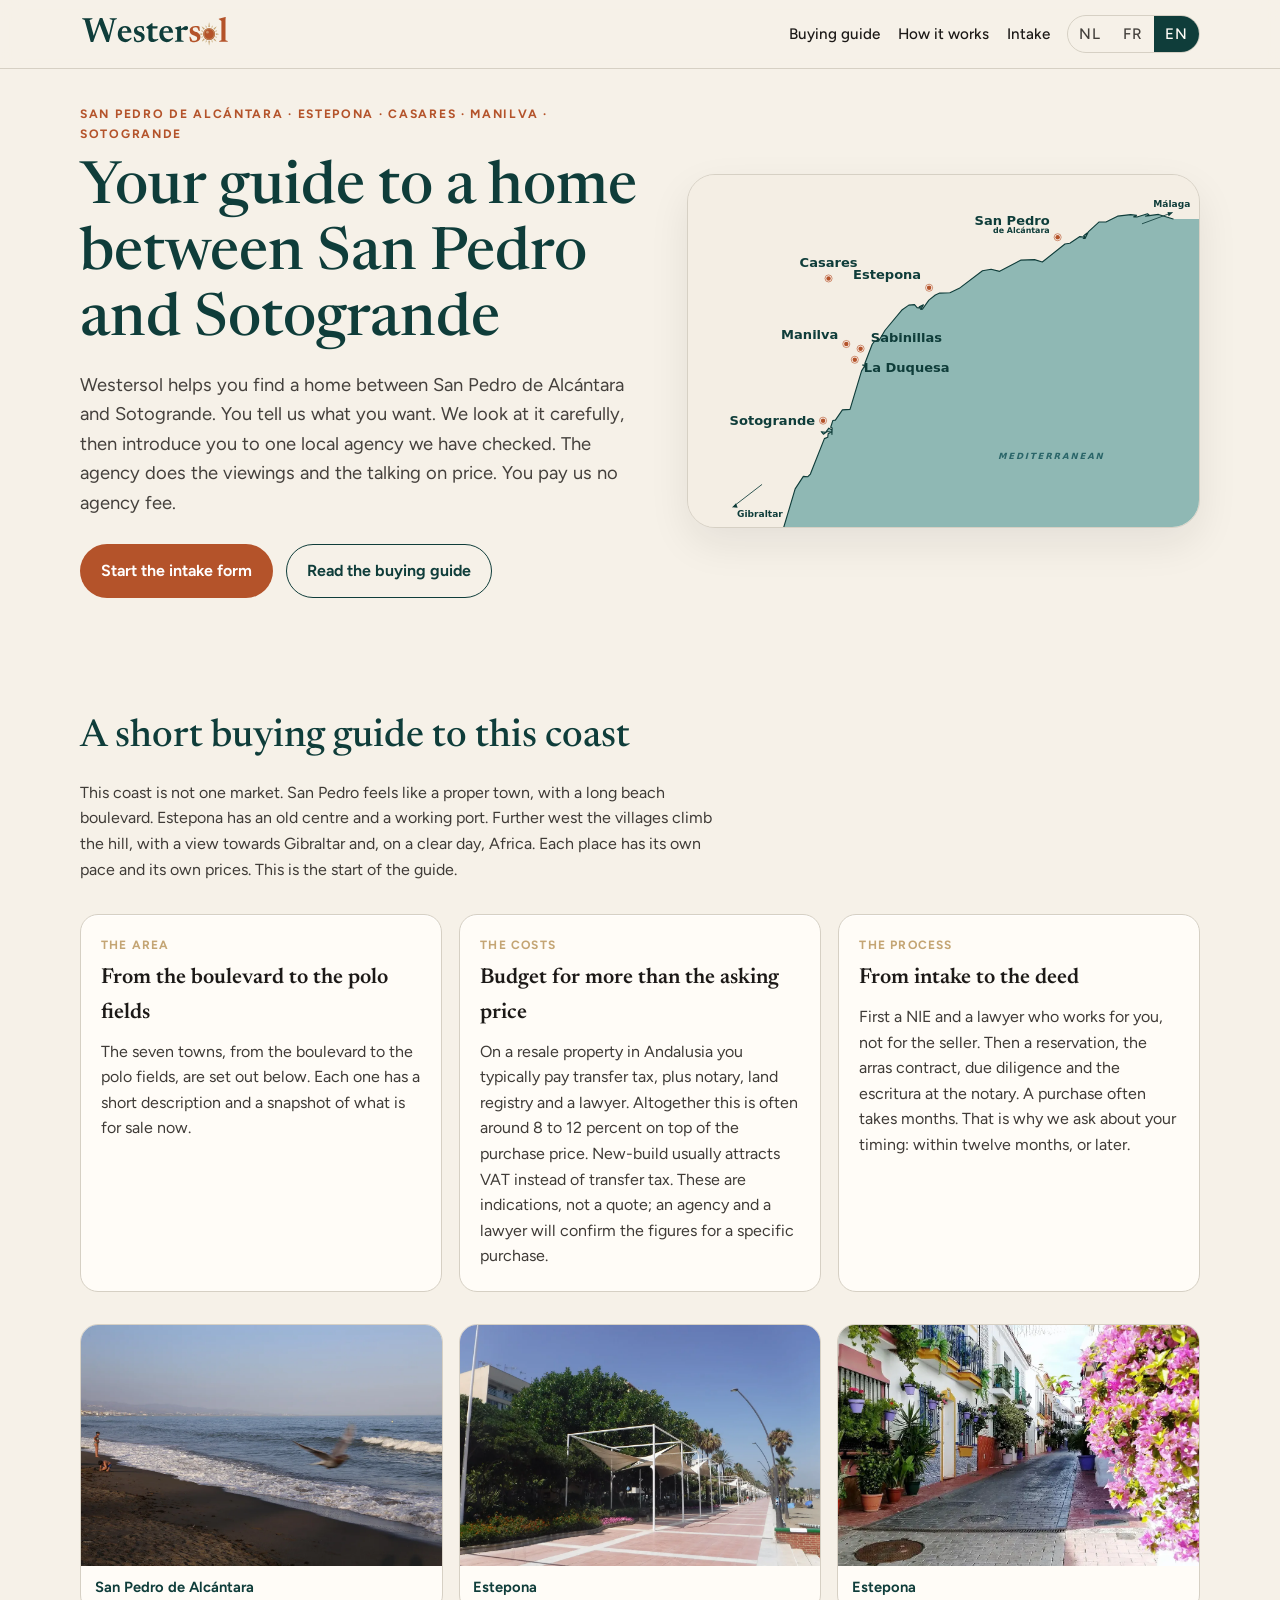
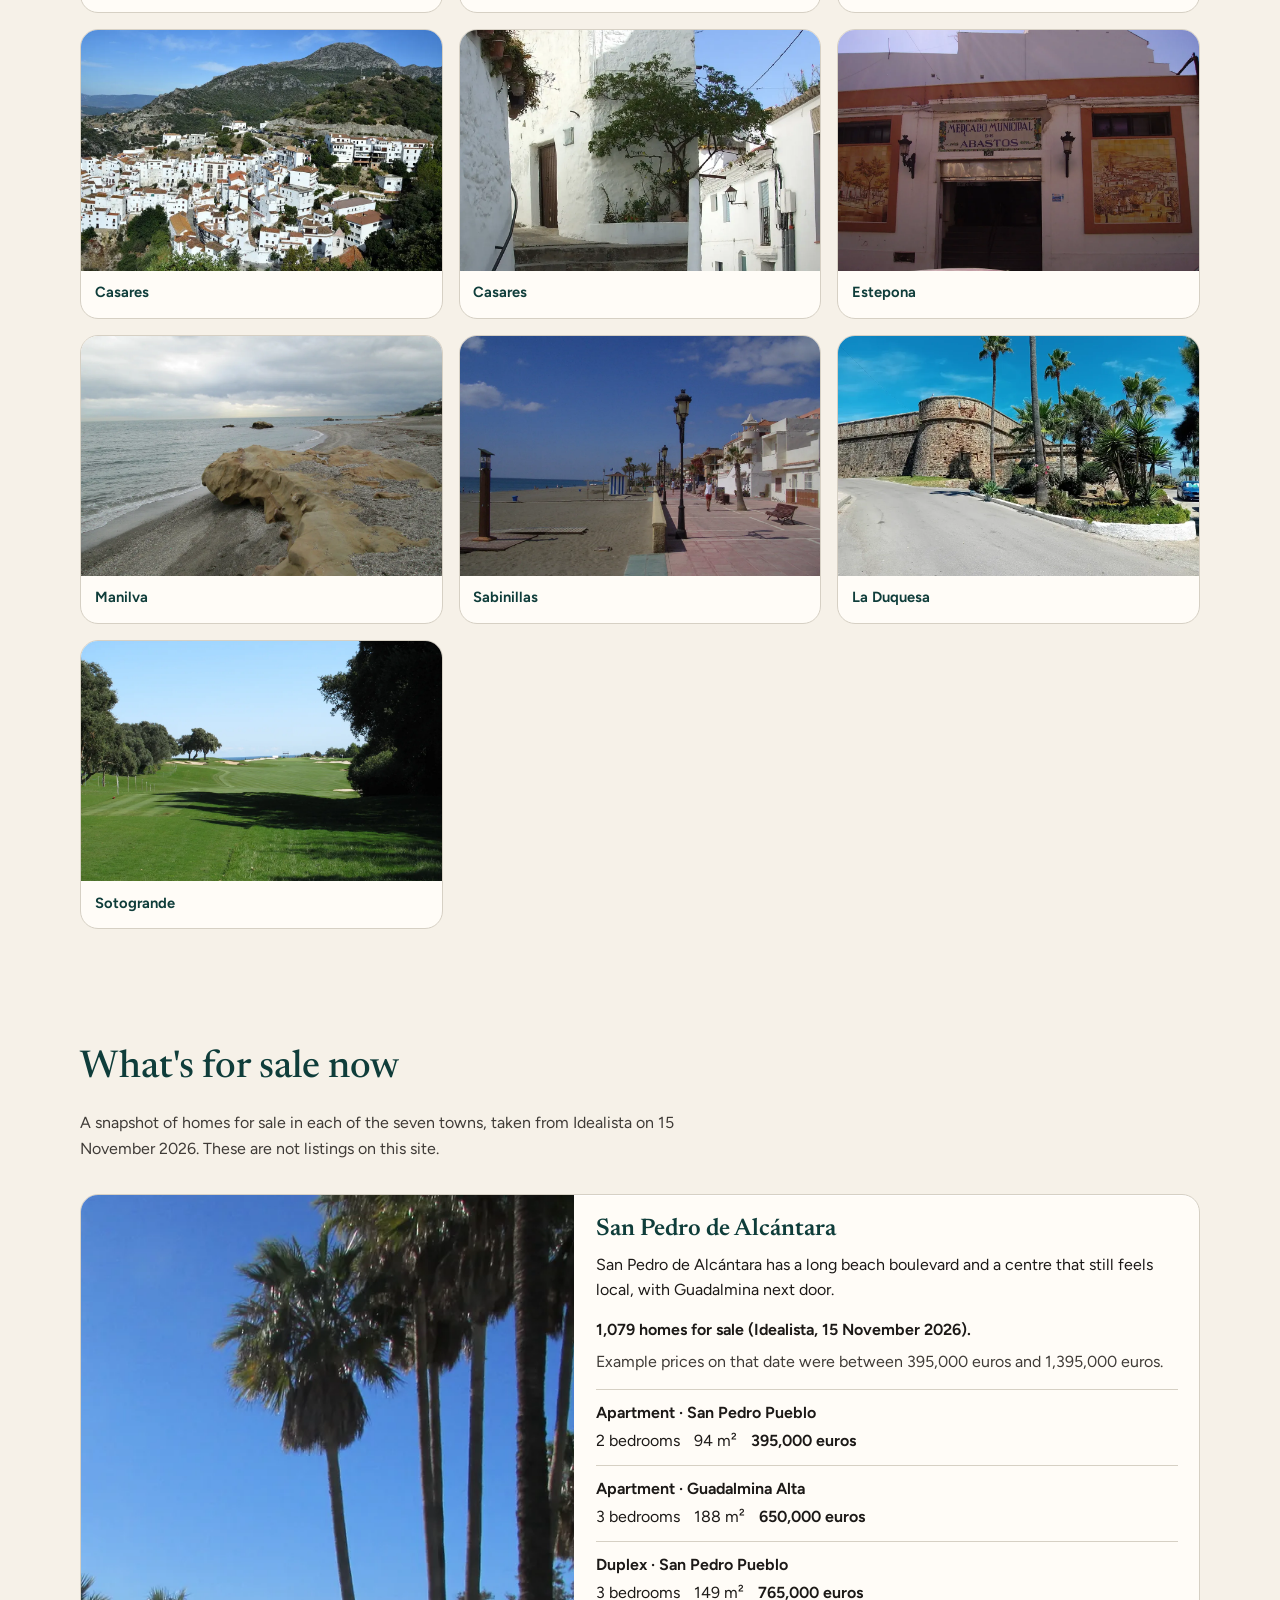
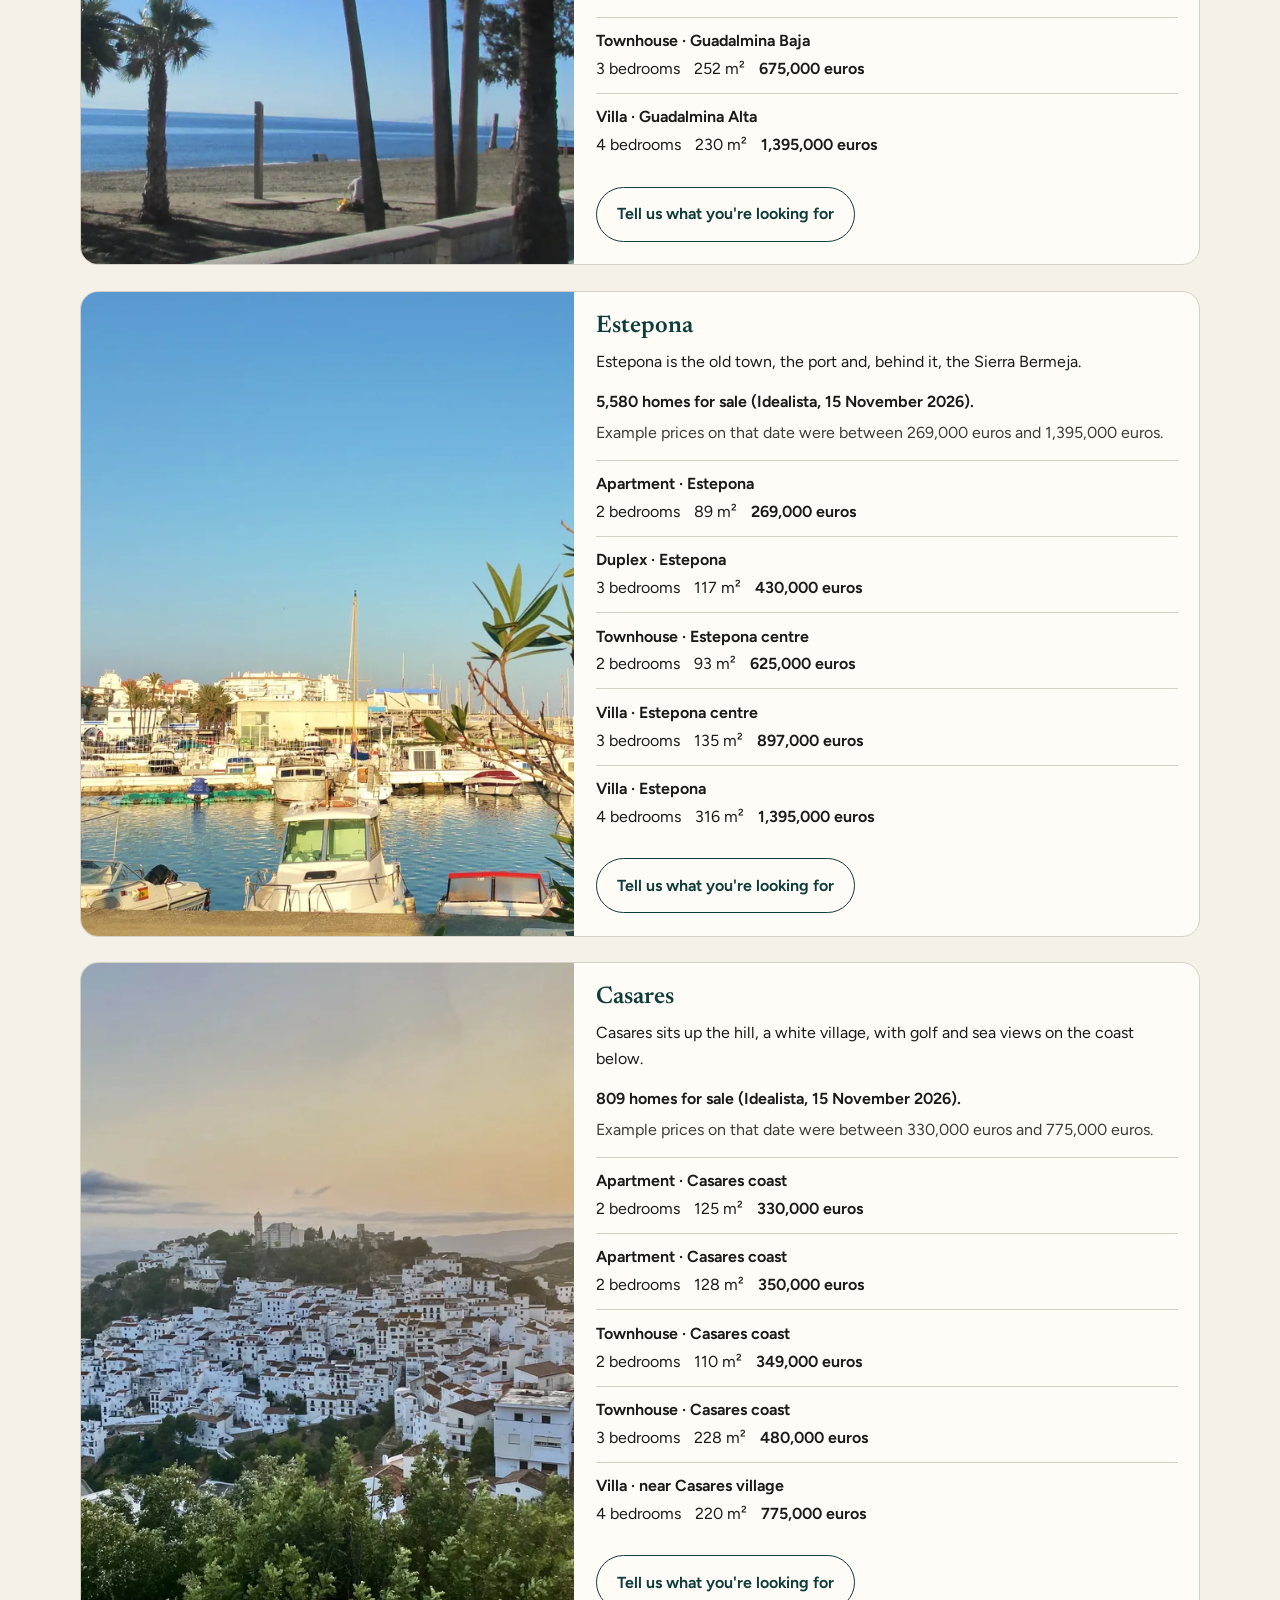
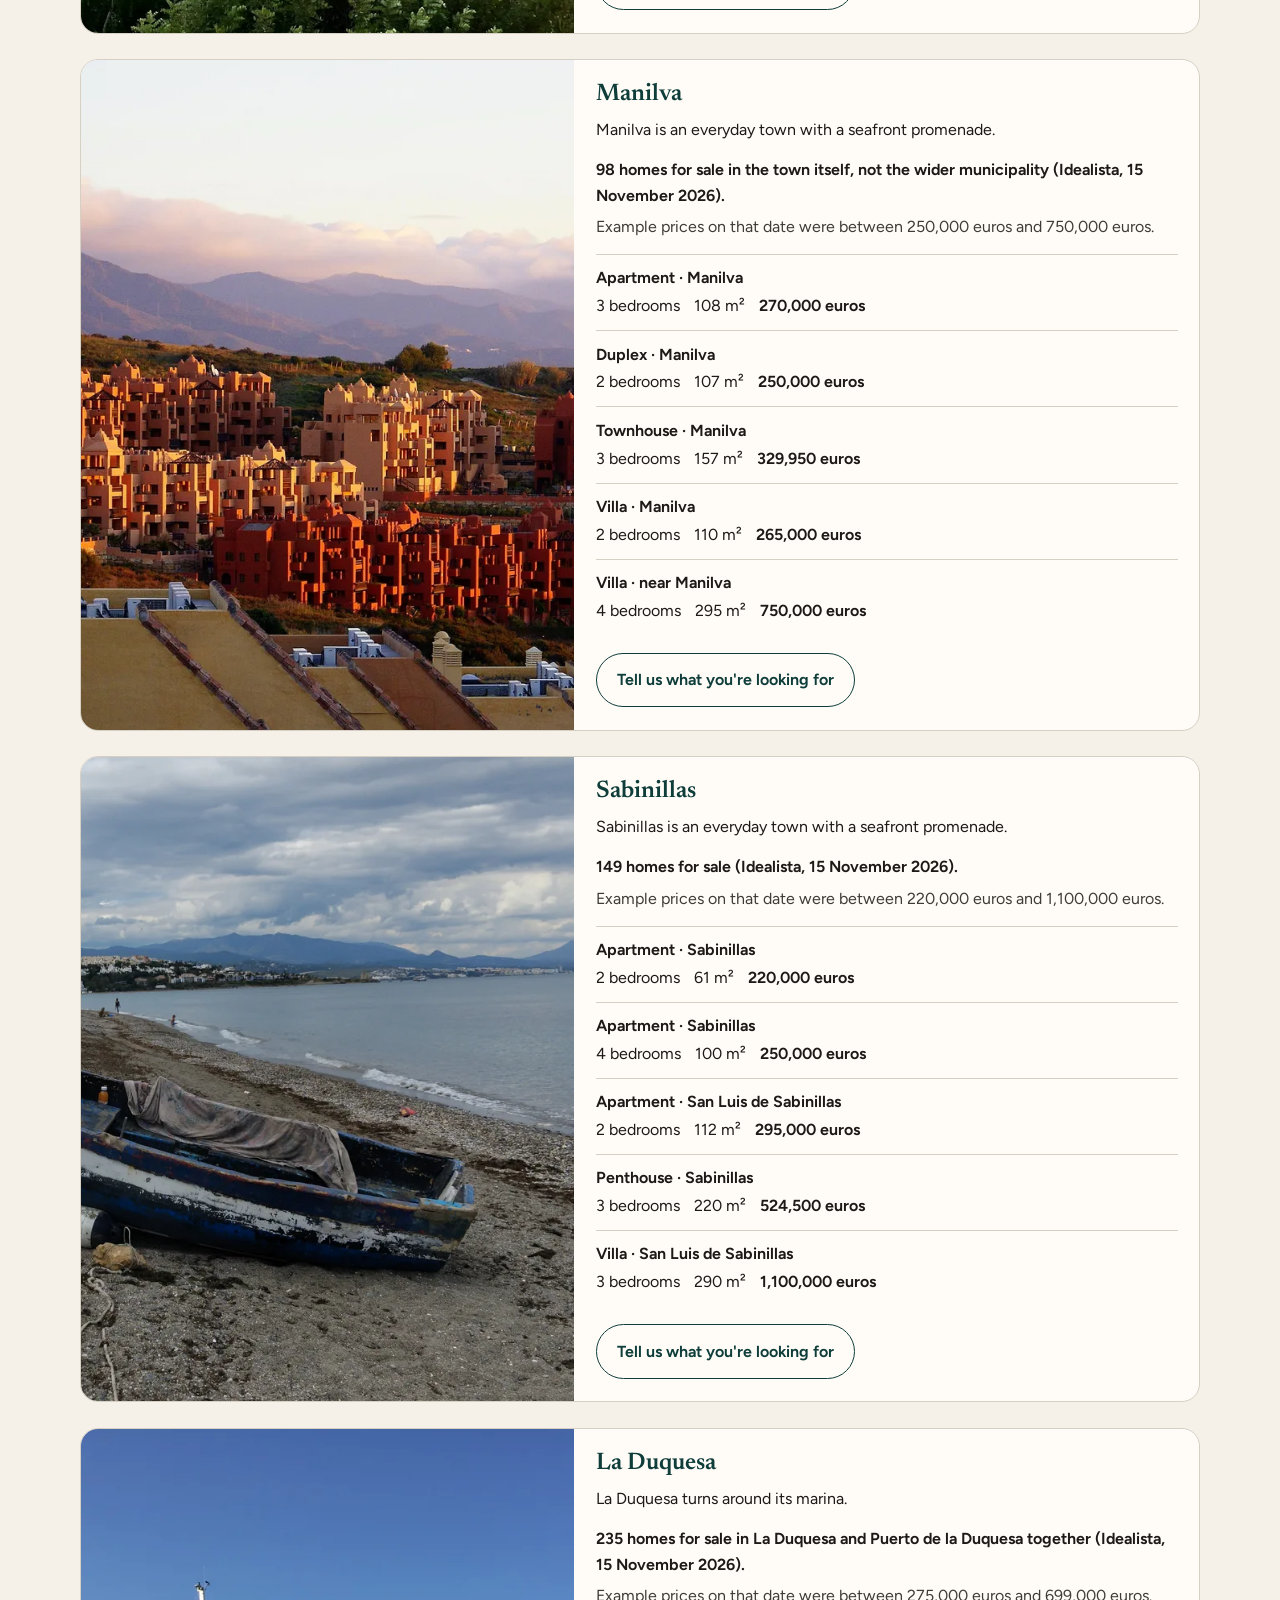
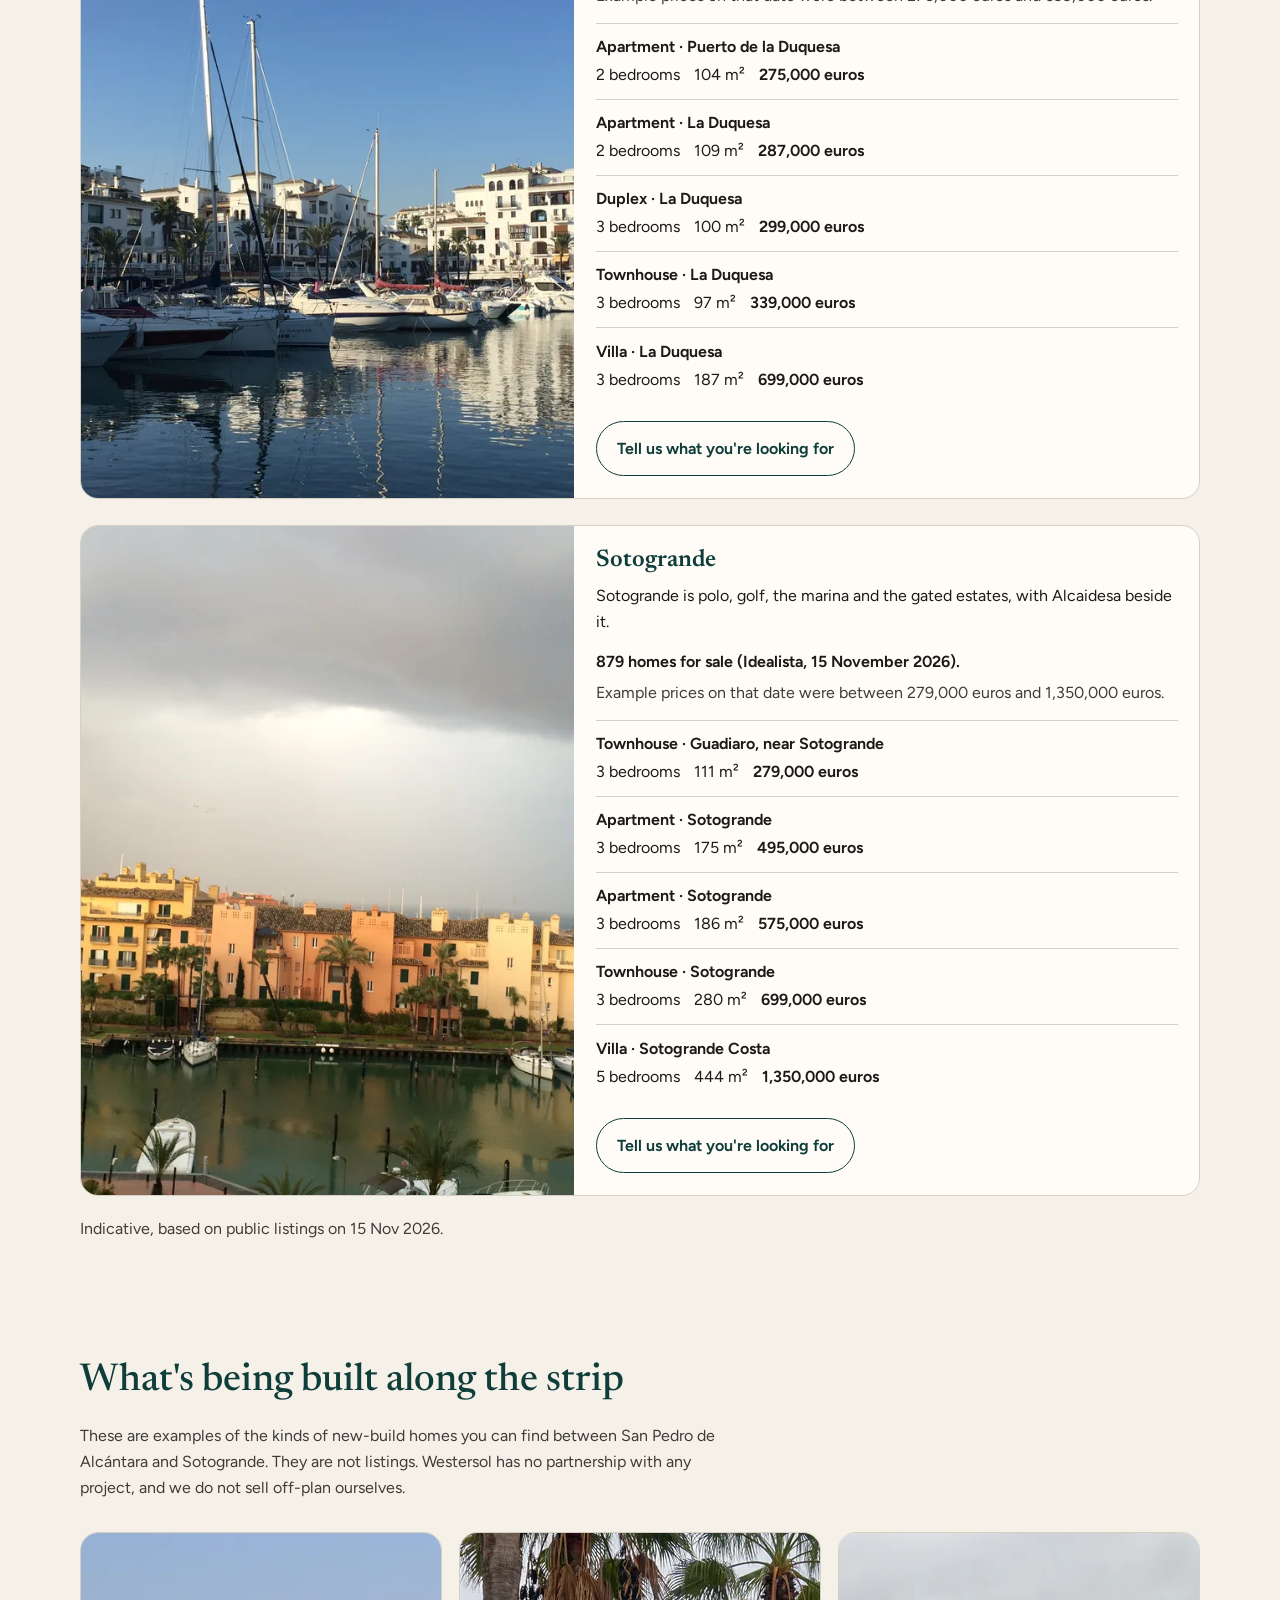
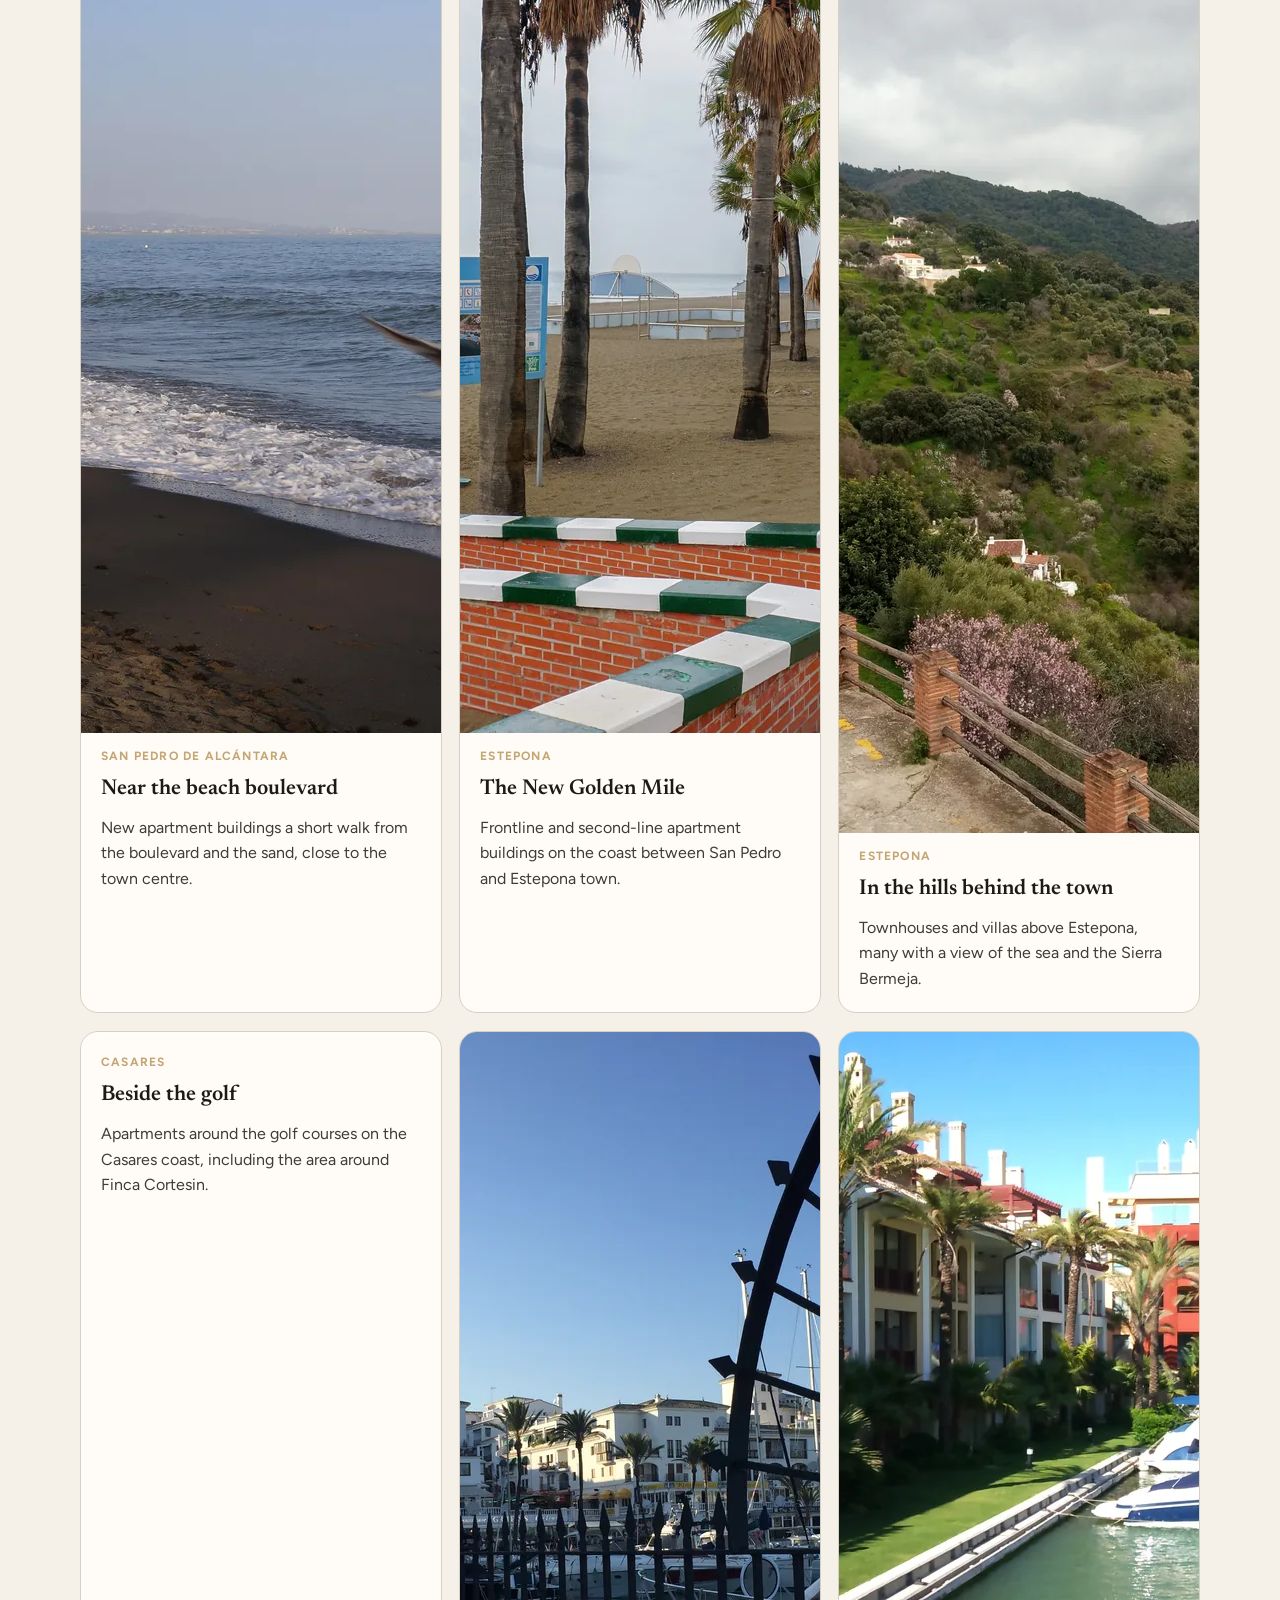
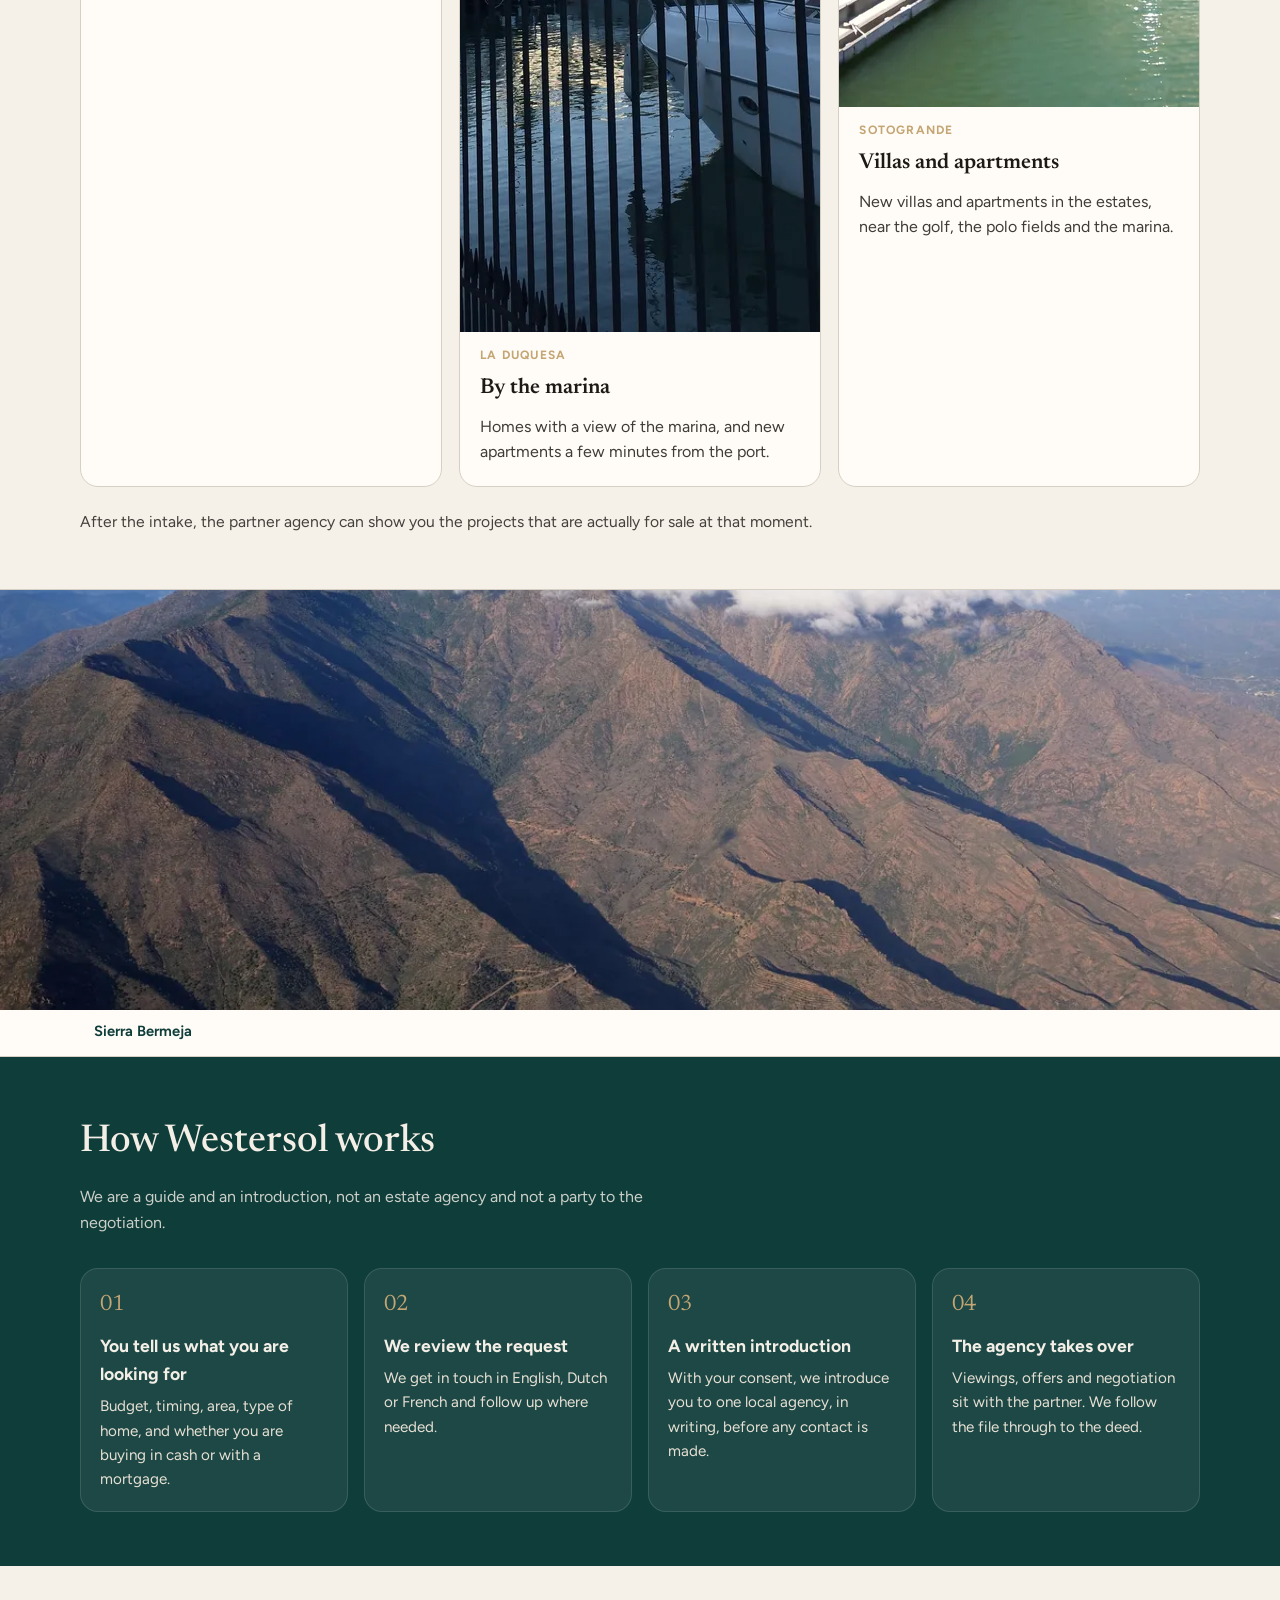
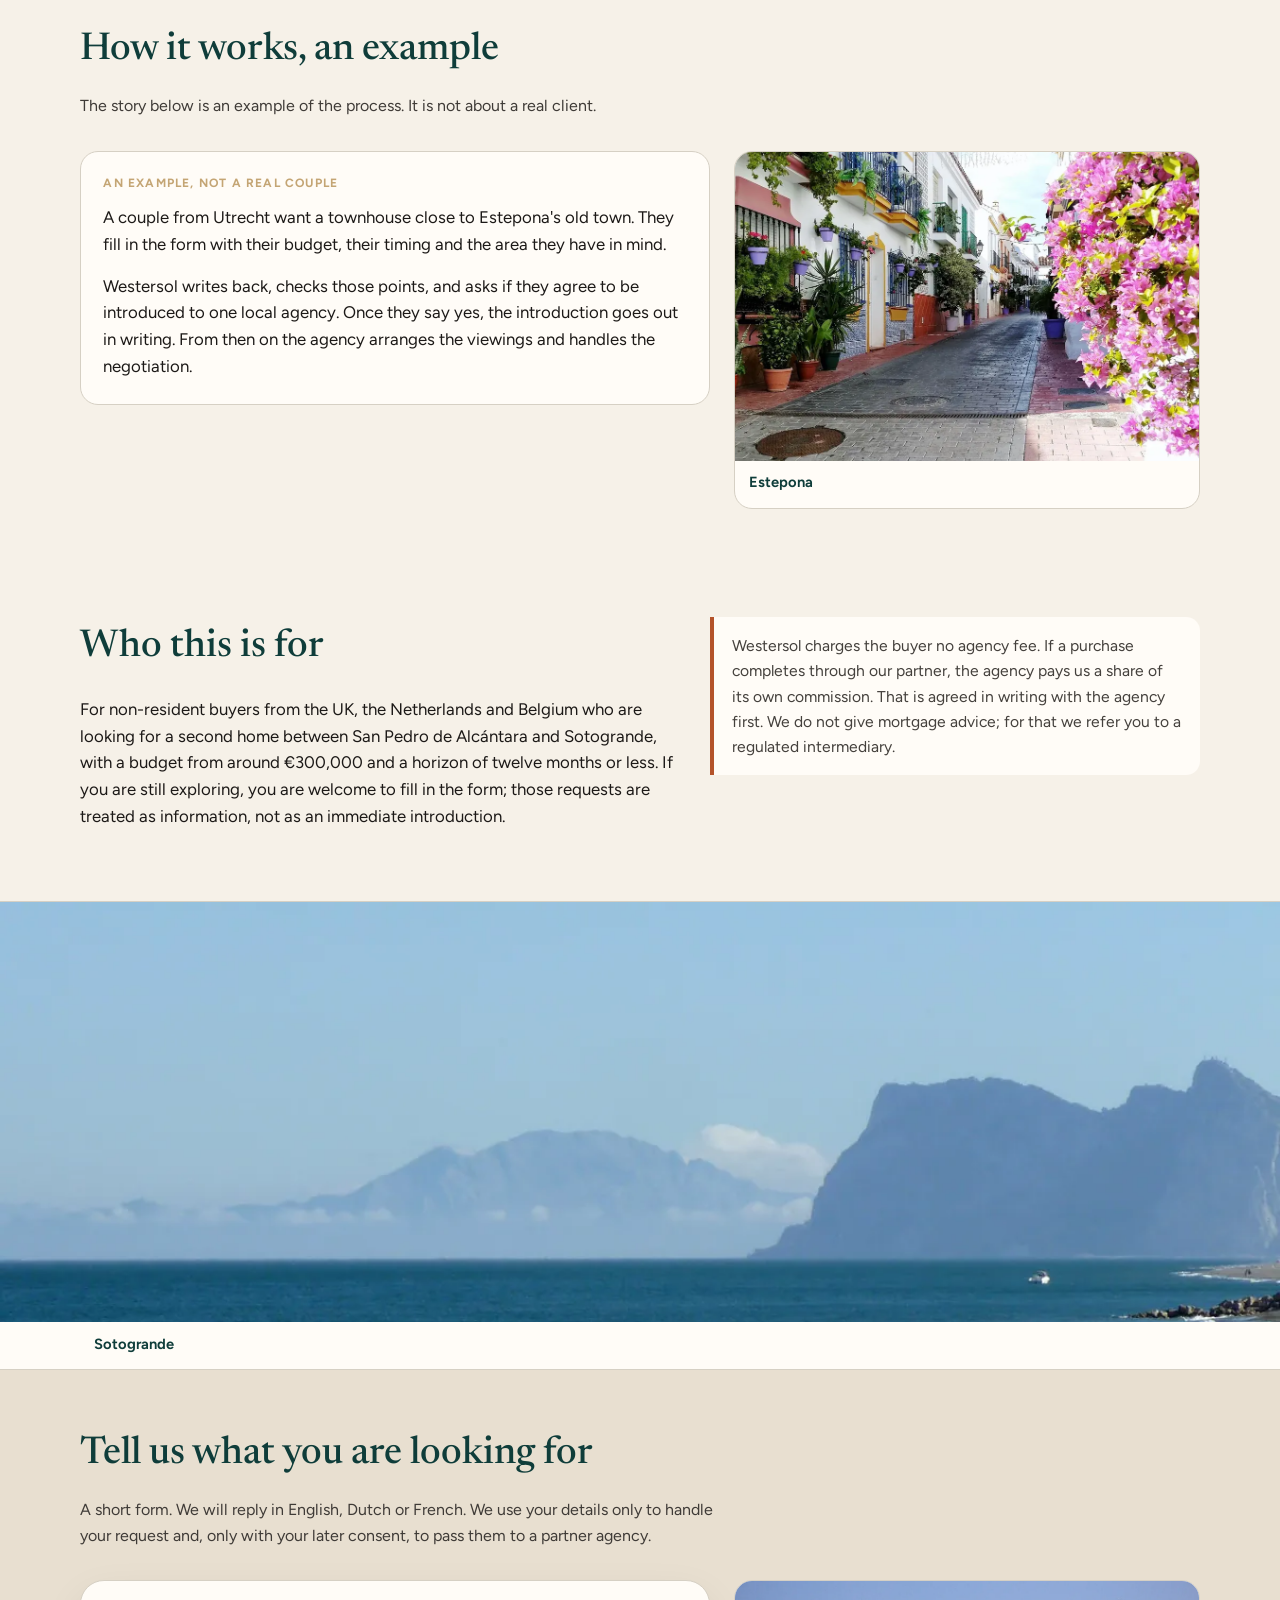
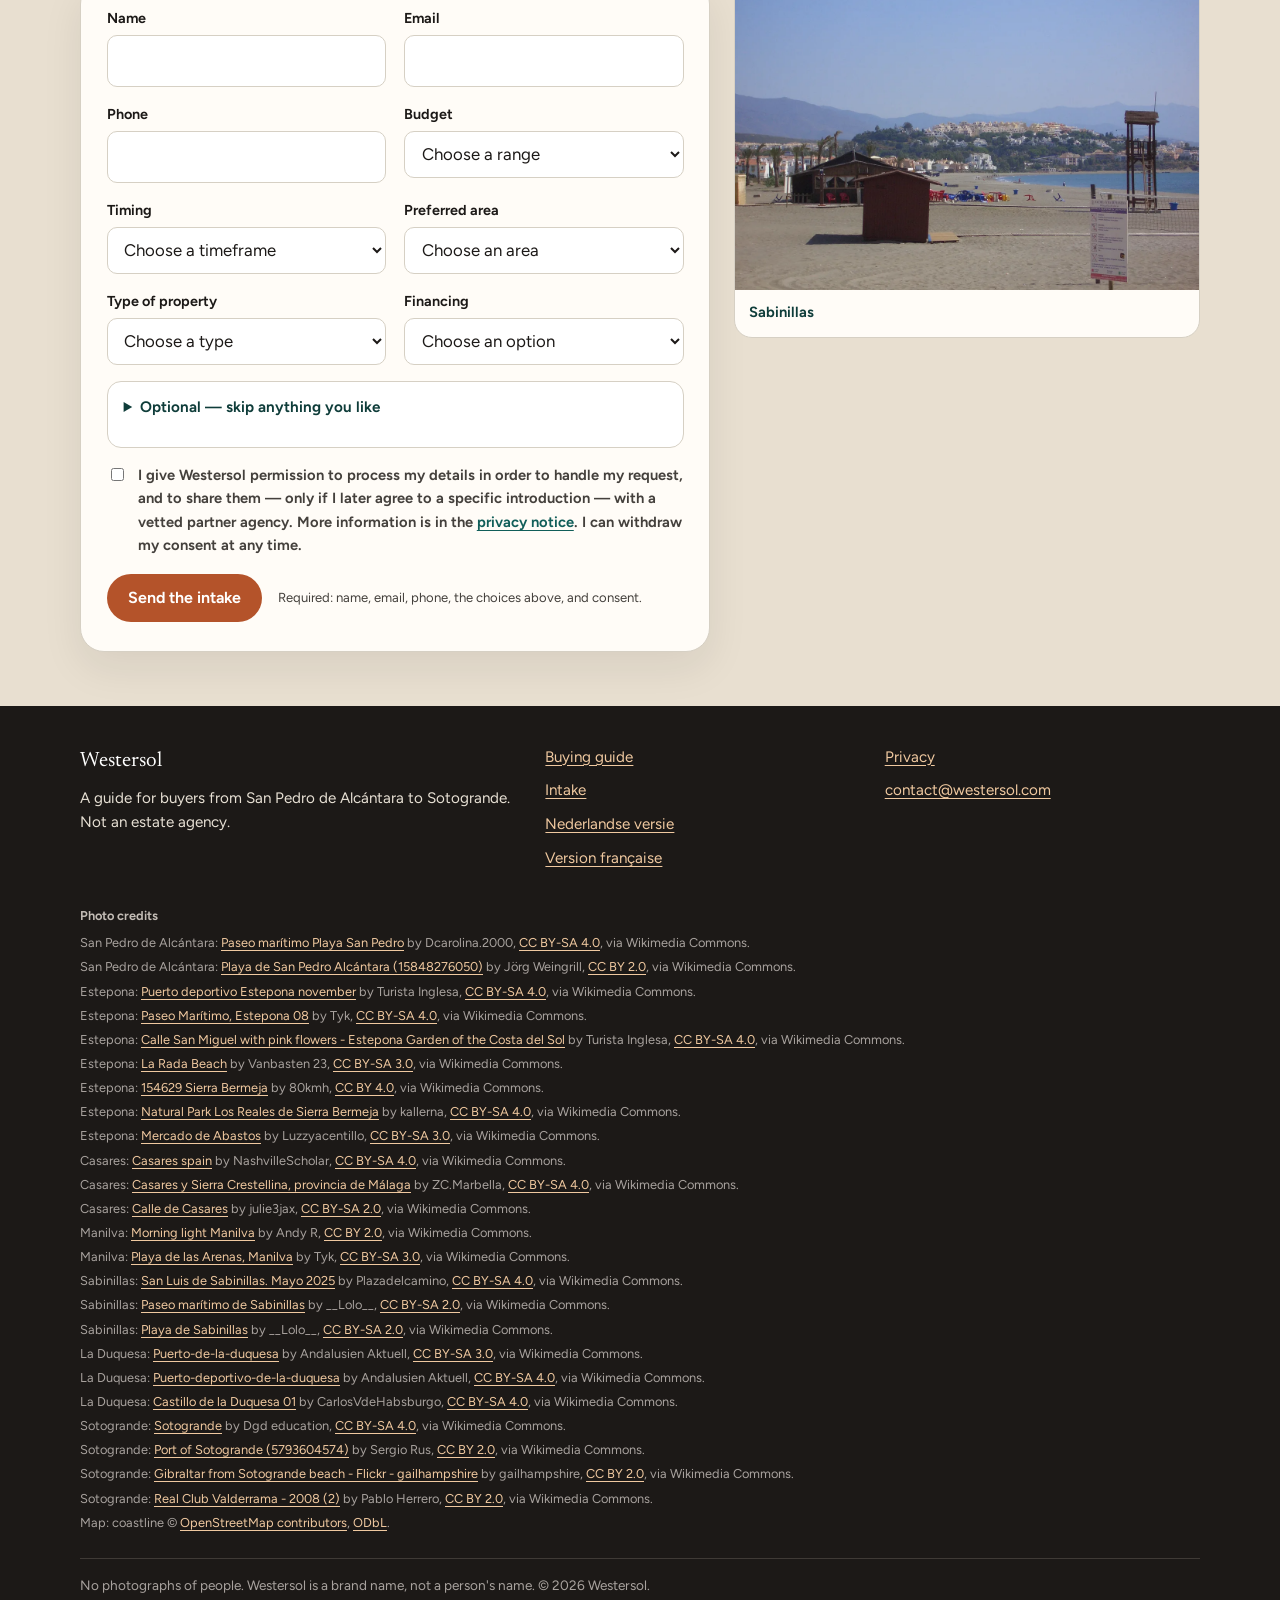
<file: index.html>
<!DOCTYPE html>
<html lang="en">
<head>
  <meta charset="utf-8">
  <meta name="robots" content="noindex">
  <meta name="viewport" content="width=device-width, initial-scale=1">
  <title>Westersol</title>
  <meta name="description" content="A guide for buyers looking for a home between San Pedro de Alcántara and Sotogrande. Choose Dutch, French or English.">
  <link rel="canonical" href="https://westersol.com/">
  <link rel="alternate" hreflang="nl" href="https://westersol.com/nl/">
  <link rel="alternate" hreflang="fr" href="https://westersol.com/fr/">
  <link rel="alternate" hreflang="en" href="https://westersol.com/en/">
  <link rel="alternate" hreflang="x-default" href="https://westersol.com/nl/">
  <link rel="icon" href="img/logo/icon.svg" type="image/svg+xml">
  <link rel="icon" href="img/logo/icon-192.png" sizes="192x192" type="image/png">
  <link rel="apple-touch-icon" href="img/logo/icon-192.png">
  <script>
    (function () {
      var lang = (navigator.language || navigator.userLanguage || "nl").toLowerCase();
      var code = lang.slice(0, 2);
      if (code !== "nl" && code !== "fr" && code !== "en") {
        code = "nl";
      }
      window.location.replace("/" + code + "/");
    })();
  </script>
</head>
<body>
  <noscript>
    <p><a href="/choose.html">Choose your language / Kies uw taal / Choisissez votre langue</a></p>
  </noscript>
</body>
</html>
</file>
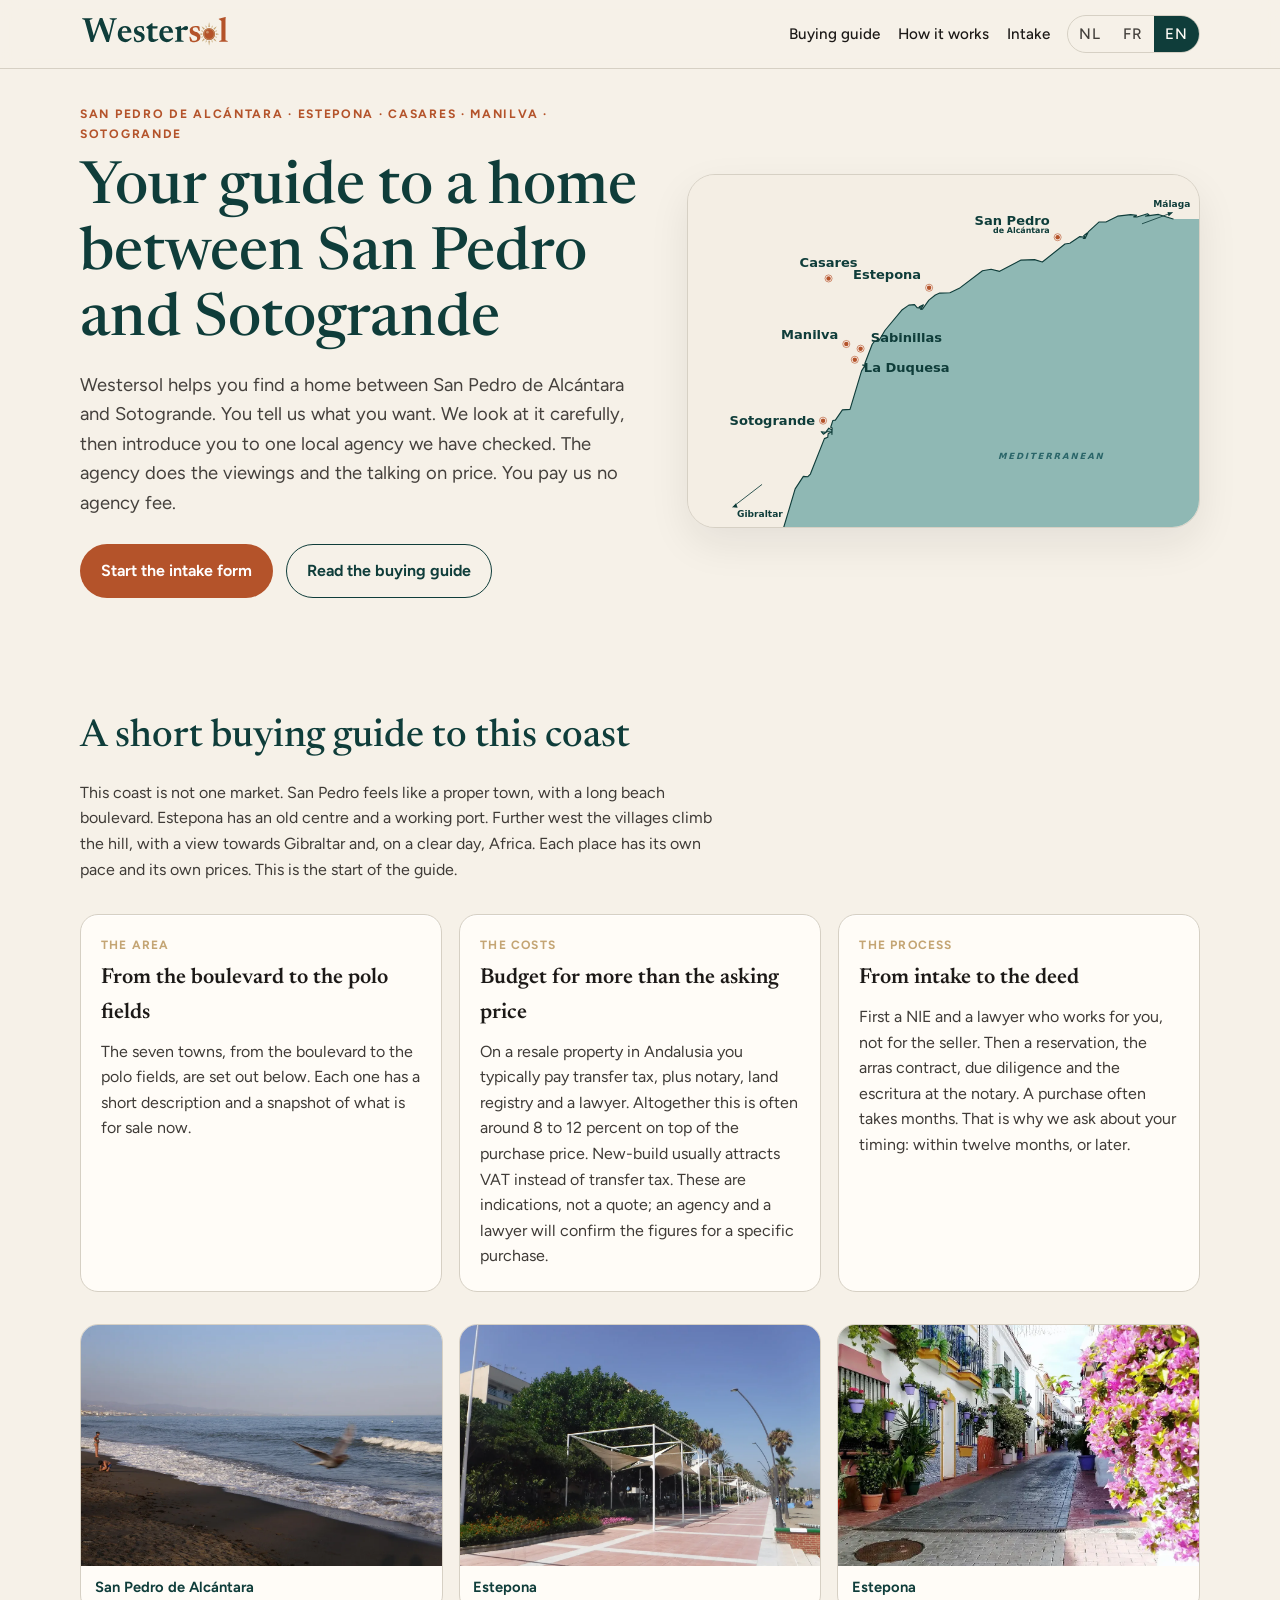
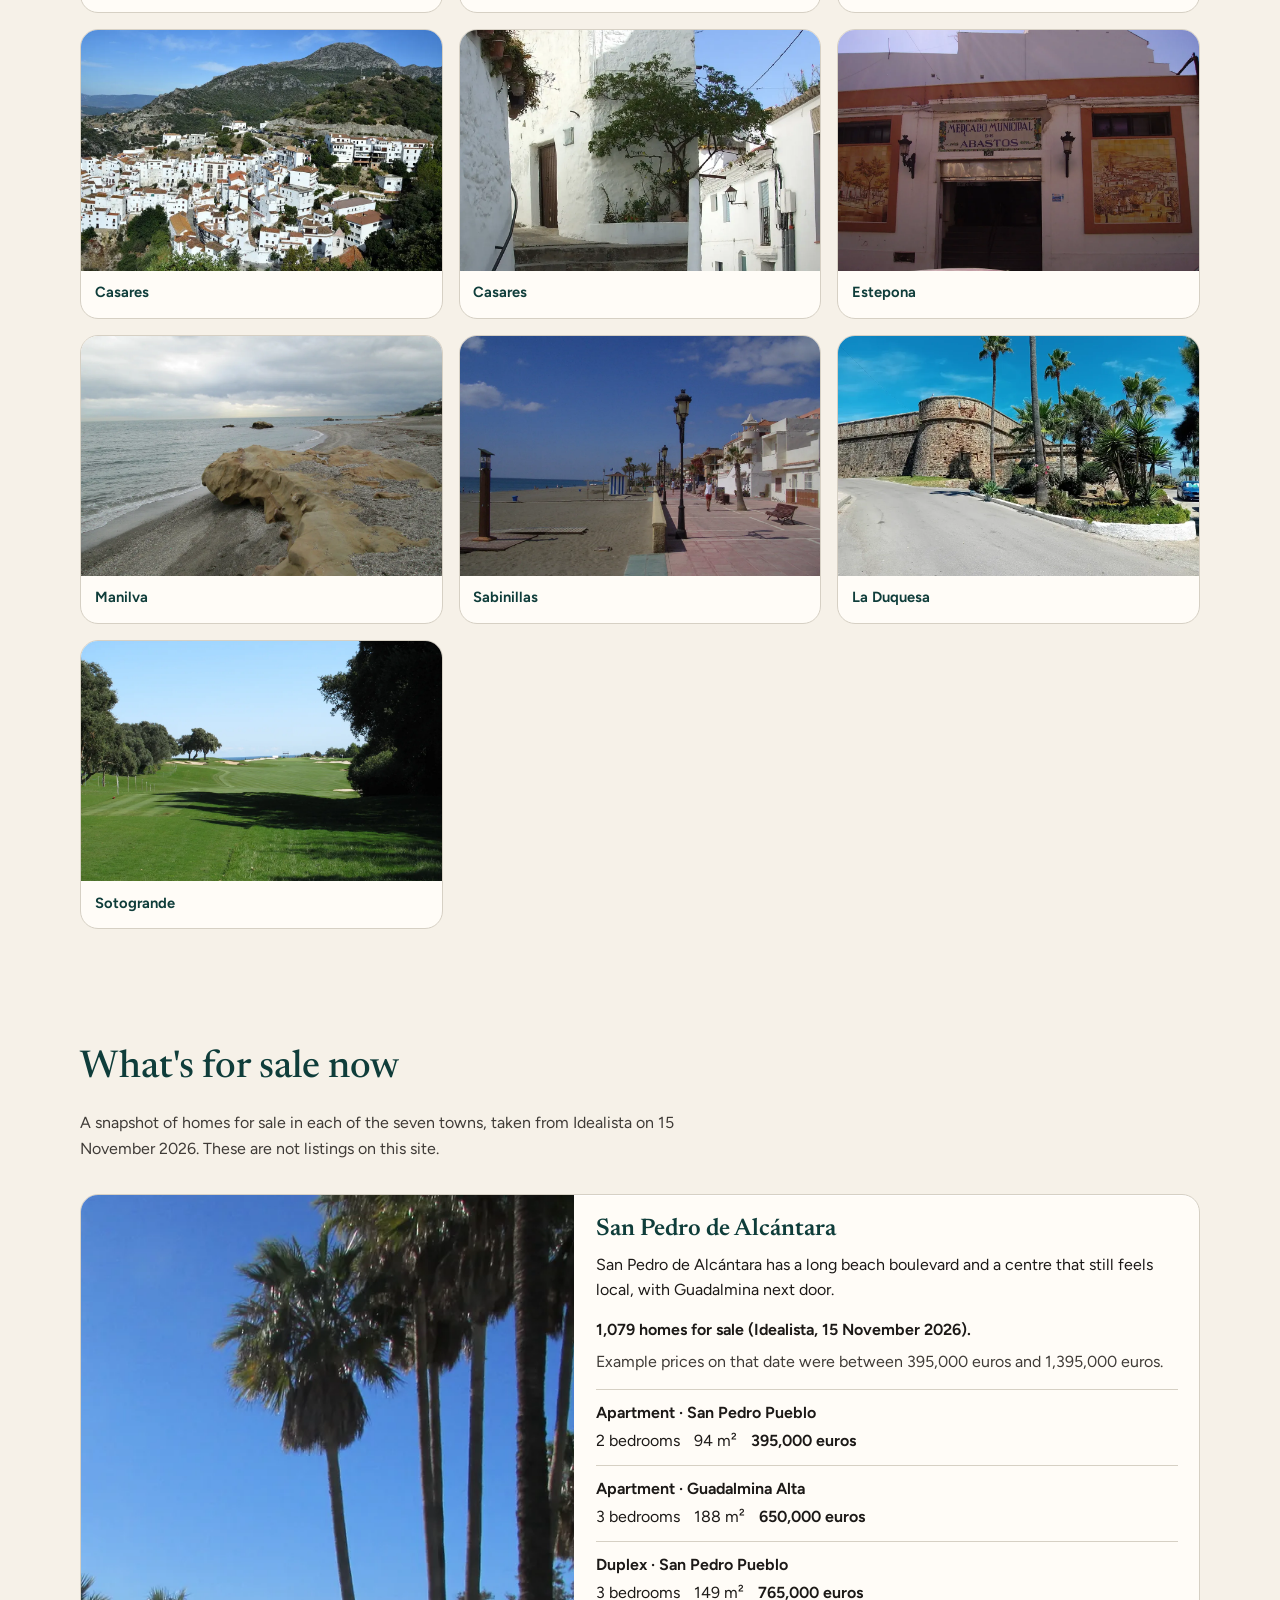
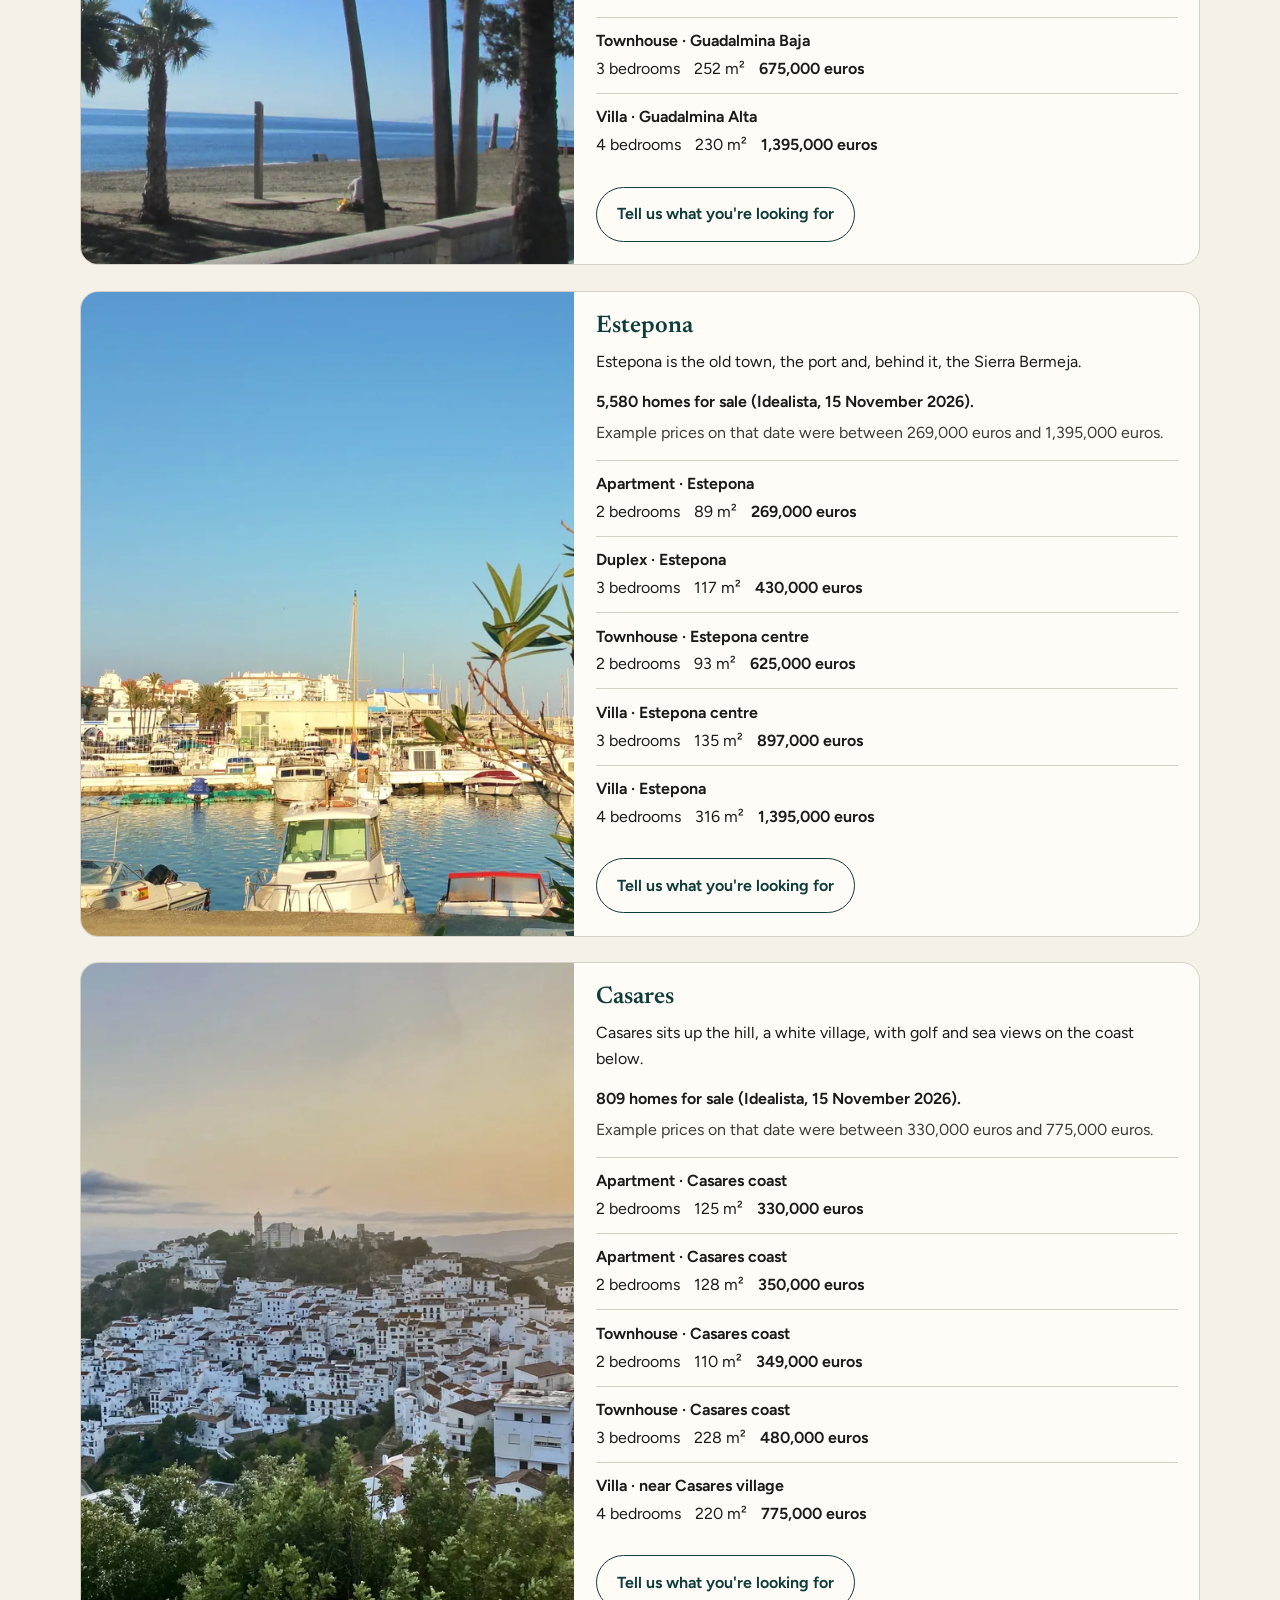
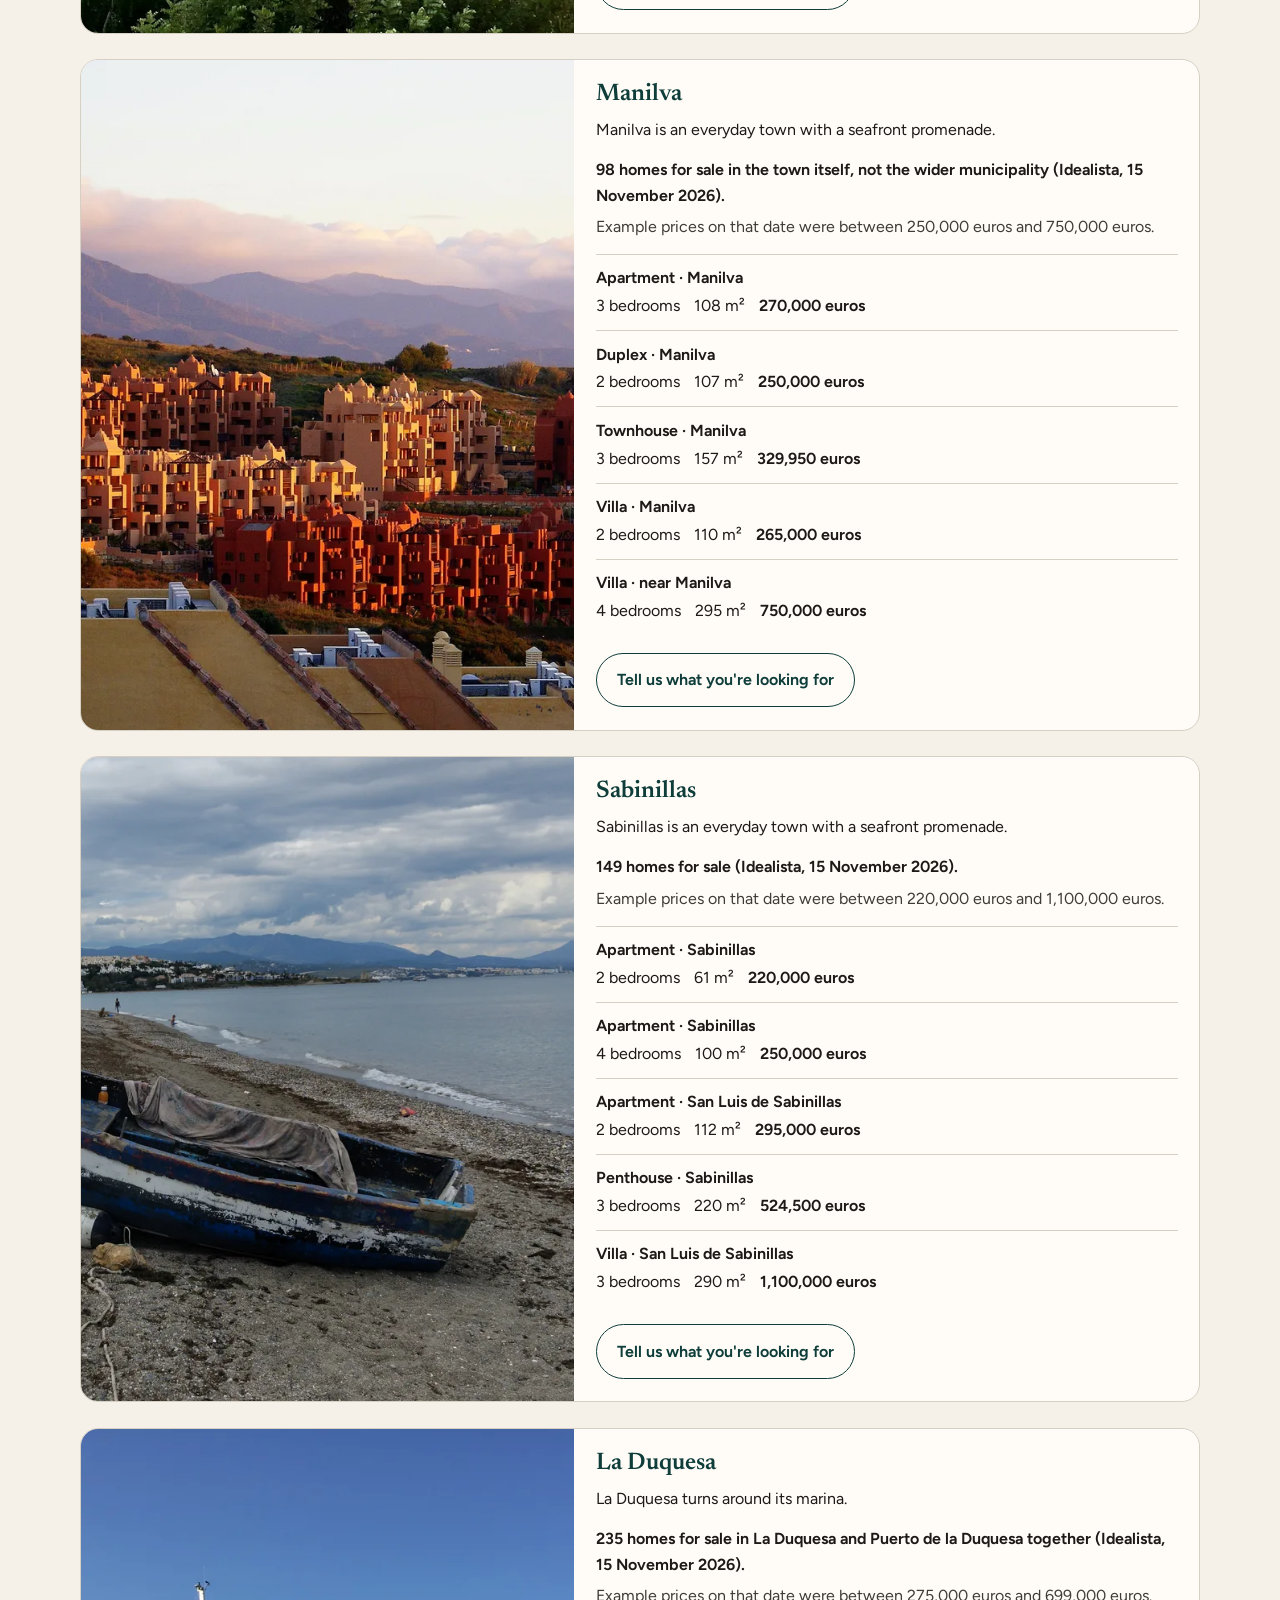
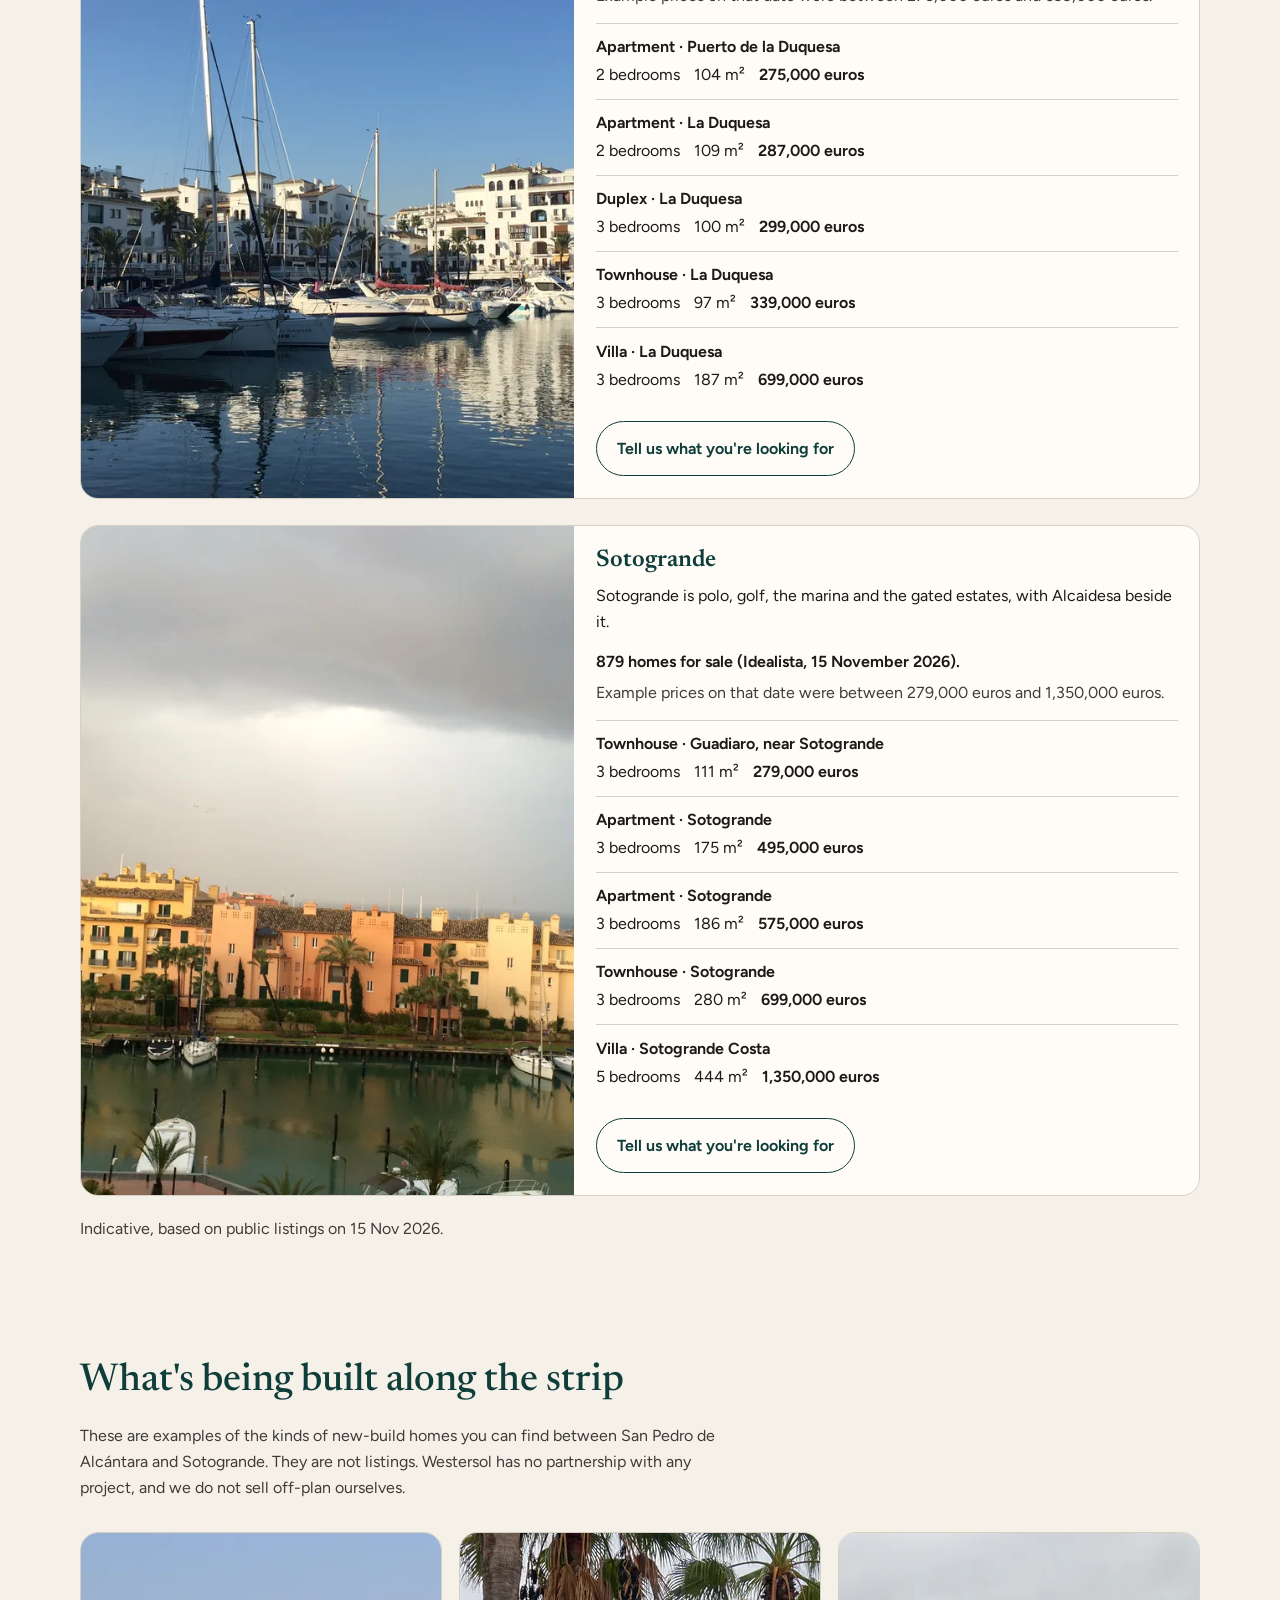
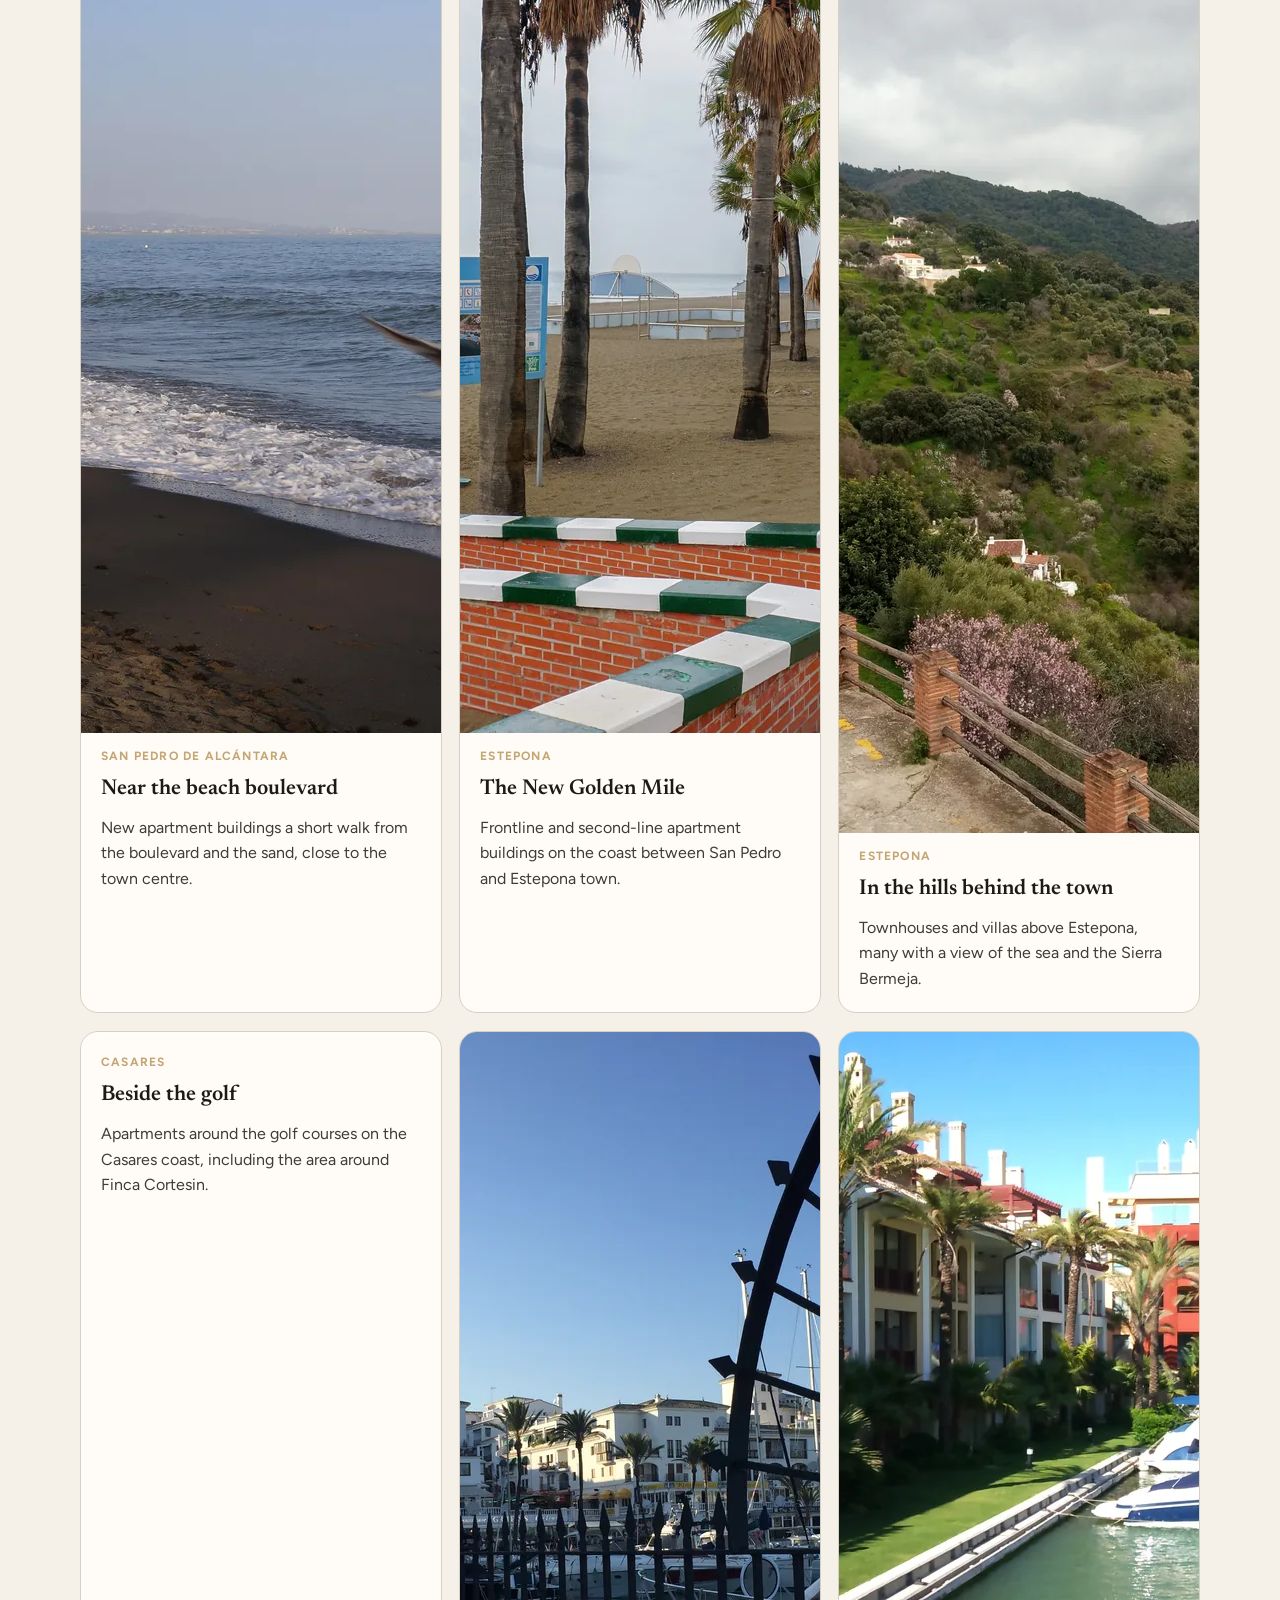
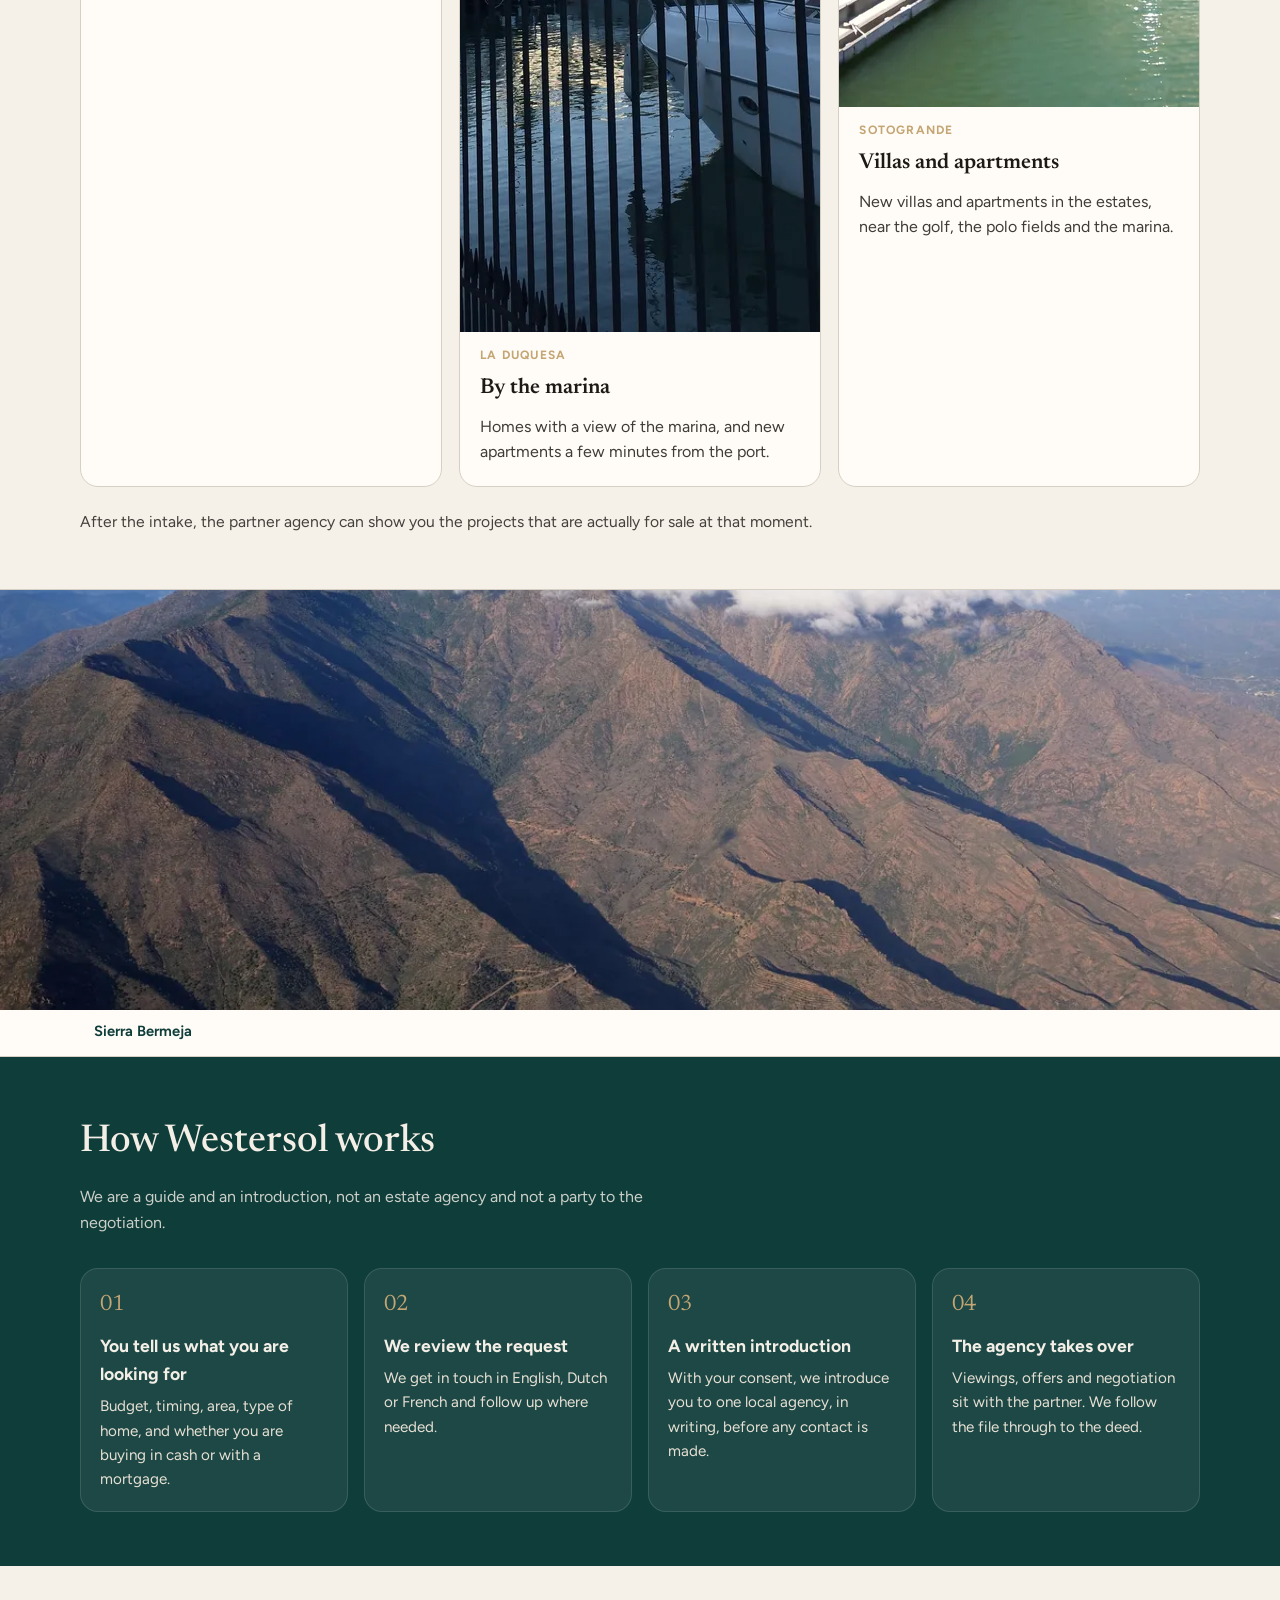
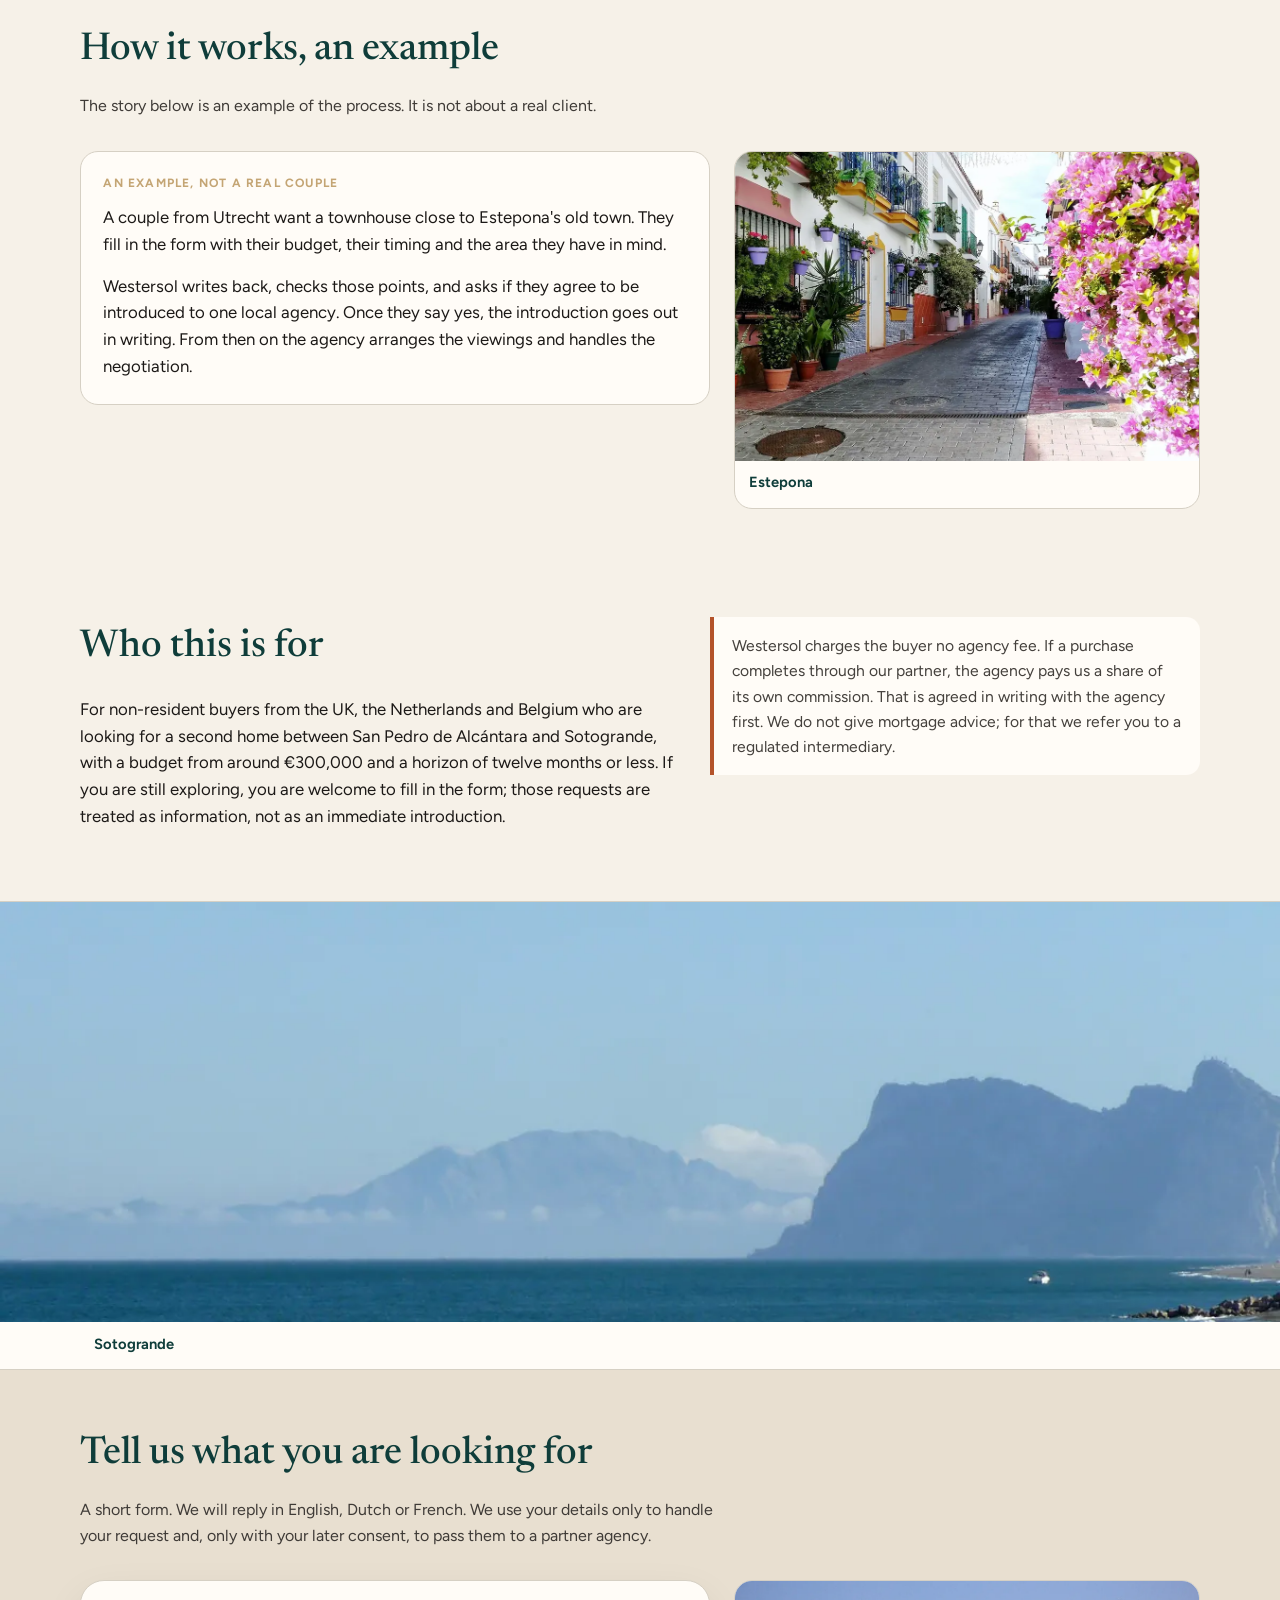
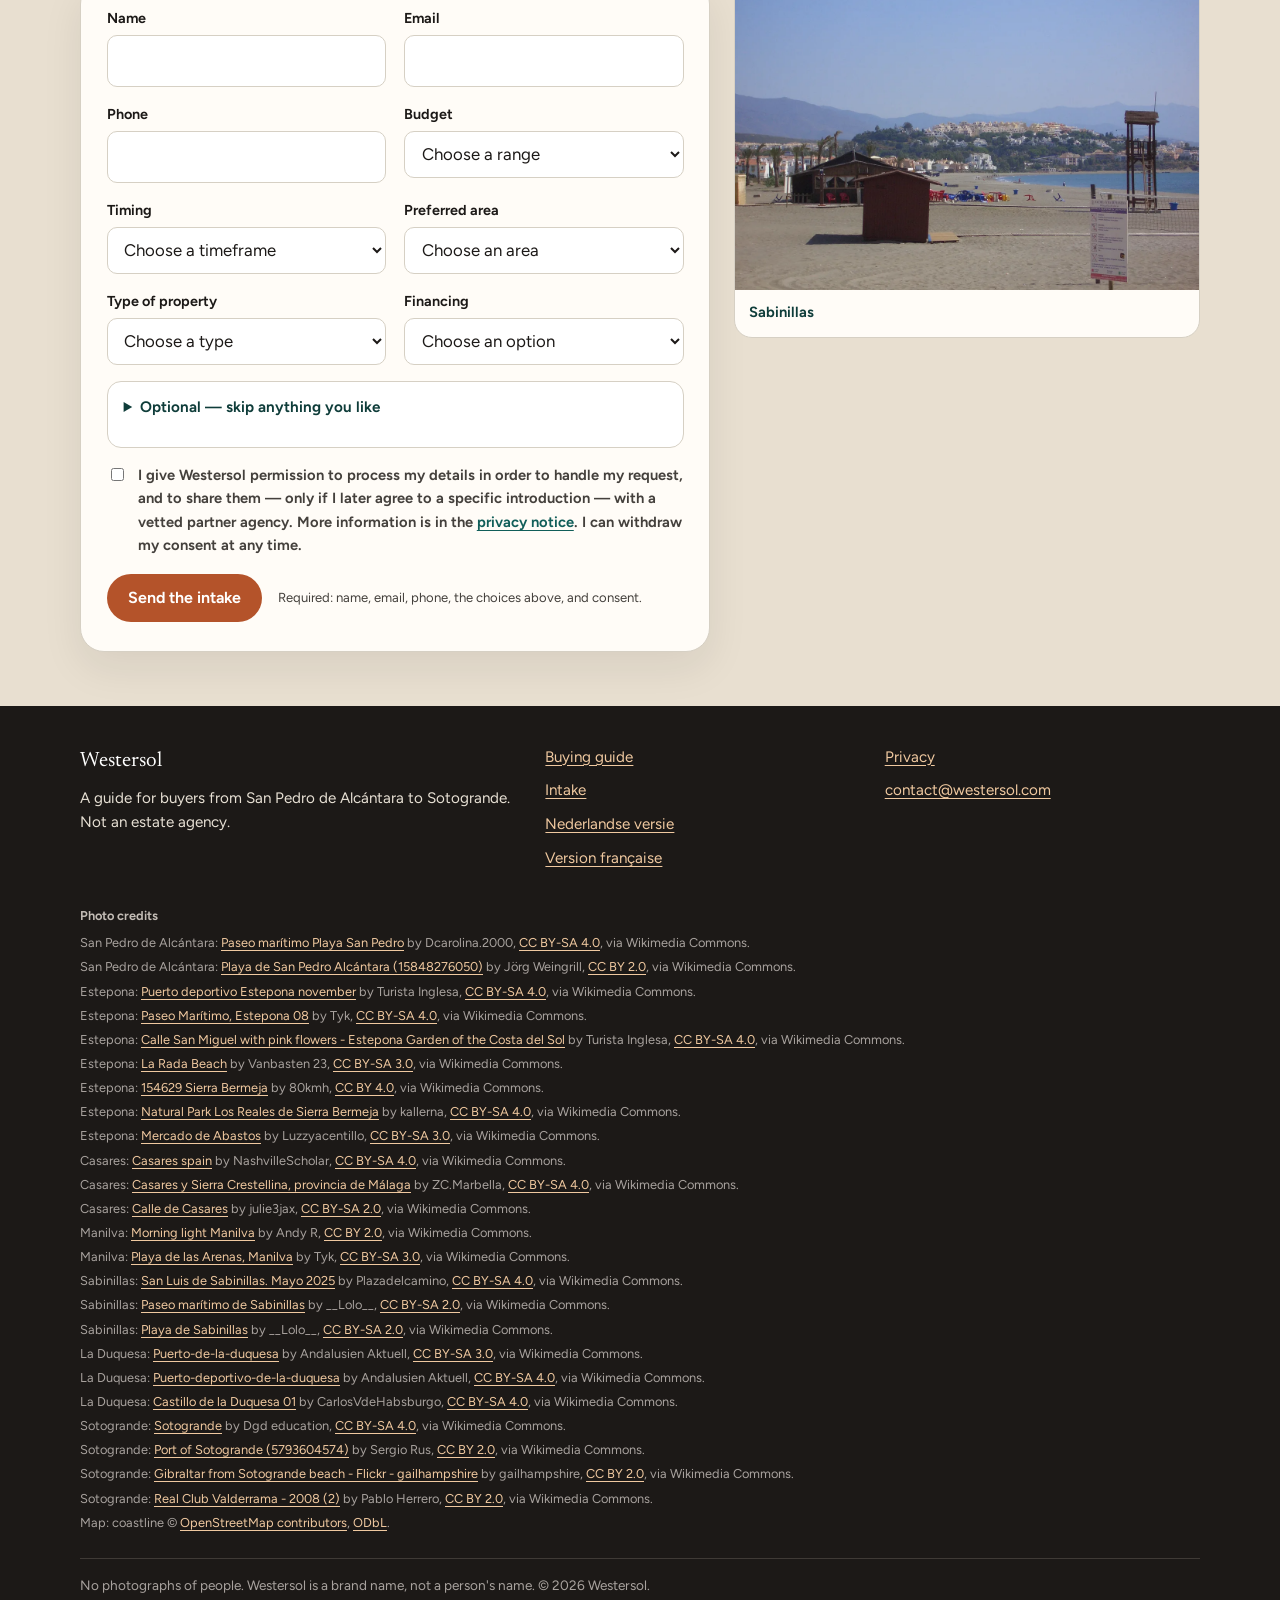
<file: en/index.html>
<!DOCTYPE html>
<html lang="en">
<head>
  <meta charset="utf-8">
  <meta name="robots" content="noindex">
  <meta name="viewport" content="width=device-width, initial-scale=1">
  <title>Westersol: a guide to a home between San Pedro de Alcántara and Sotogrande</title>
  <meta name="description" content="A guide, not an estate agency, for people looking for a home between San Pedro de Alcántara and Sotogrande. A short form, then an introduction to one local agency.">
  <meta property="og:title" content="Westersol: a guide to a home between San Pedro de Alcántara and Sotogrande">
  <meta property="og:description" content="A guide, not an estate agency, for people looking for a home between San Pedro de Alcántara and Sotogrande. A short form, then an introduction to one local agency.">
  <meta property="og:type" content="website">
  <meta property="og:url" content="https://westersol.com/en/">
  <meta property="og:locale" content="en_GB">
  <meta property="og:site_name" content="Westersol">
  <link rel="canonical" href="https://westersol.com/en/">
  <link rel="alternate" hreflang="nl" href="https://westersol.com/nl/">
  <link rel="alternate" hreflang="fr" href="https://westersol.com/fr/">
  <link rel="alternate" hreflang="en" href="https://westersol.com/en/">
  <link rel="alternate" hreflang="x-default" href="https://westersol.com/nl/">
  <link rel="preconnect" href="https://fonts.googleapis.com">
  <link rel="preconnect" href="https://fonts.gstatic.com" crossorigin>
  <link href="https://fonts.googleapis.com/css2?family=Figtree:wght@400;500;600;700&family=Newsreader:opsz,wght@6..72,500;6..72,600&display=swap" rel="stylesheet">
  <link rel="stylesheet" href="../styles.css">
  <link rel="icon" href="../img/logo/icon.svg" type="image/svg+xml">
  <link rel="icon" href="../img/logo/icon-192.png" sizes="192x192" type="image/png">
  <link rel="apple-touch-icon" href="../img/logo/icon-192.png">
</head>
<body>
  <header class="site-header">
    <div class="wrap header-inner">
      <a class="logo" href="./"><img src="../img/logo/wordmark.svg" width="155" height="36" alt="Westersol"></a>
      <nav>
        <a class="hide-sm" href="#guide">Buying guide</a>
        <a class="hide-sm" href="#how">How it works</a>
        <a href="#intake">Intake</a>
        <div class="lang" role="navigation" aria-label="Language">
          <a href="../nl/">NL</a>
          <a href="../fr/">FR</a>
          <a href="../en/" aria-current="page">EN</a>
        </div>
      </nav>
    </div>
  </header>

  <main>
    <section class="hero">
      <div class="wrap hero-grid">
        <div>
          <p class="eyebrow">San Pedro de Alcántara · Estepona · Casares · Manilva · Sotogrande</p>
          <h1>Your guide to a home between San Pedro and Sotogrande</h1>
          <p class="lead">Westersol helps you find a home between San Pedro de Alcántara and Sotogrande. You tell us what you want. We look at it carefully, then introduce you to one local agency we have checked. The agency does the viewings and the talking on price. You pay us no agency fee.</p>
          <div class="actions">
            <a class="btn btn-primary" href="#intake">Start the intake form</a>
            <a class="btn btn-ghost" href="#guide">Read the buying guide</a>
          </div>
        </div>
                <div class="hero-art">
          <img src="../img/map/coast-map.svg" width="900" height="620" alt="Map of the western Costa del Sol, showing San Pedro de Alcántara, Estepona, Casares, Manilva, Sabinillas, La Duquesa and Sotogrande">
        </div>
      </div>
    </section>

    <section id="guide">
      <div class="wrap">
        <div class="section-head">
          <h2>A short buying guide to this coast</h2>
          <p>This coast is not one market. San Pedro feels like a proper town, with a long beach boulevard. Estepona has an old centre and a working port. Further west the villages climb the hill, with a view towards Gibraltar and, on a clear day, Africa. Each place has its own pace and its own prices. This is the start of the guide.</p>
        </div>
        <div class="cards">
          <article class="card">
            <div class="kicker">The area</div>
            <h3>From the boulevard to the polo fields</h3>
            <p>The seven towns, from the boulevard to the polo fields, are set out below. Each one has a short description and a snapshot of what is for sale now.</p>
          </article>
          <article class="card">
            <div class="kicker">The costs</div>
            <h3>Budget for more than the asking price</h3>
            <p>On a resale property in Andalusia you typically pay transfer tax, plus notary, land registry and a lawyer. Altogether this is often around 8 to 12 percent on top of the purchase price. New-build usually attracts VAT instead of transfer tax. These are indications, not a quote; an agency and a lawyer will confirm the figures for a specific purchase.</p>
          </article>
          <article class="card">
            <div class="kicker">The process</div>
            <h3>From intake to the deed</h3>
            <p>First a NIE and a lawyer who works for you, not for the seller. Then a reservation, the arras contract, due diligence and the escritura at the notary. A purchase often takes months. That is why we ask about your timing: within twelve months, or later.</p>
          </article>
        </div>
        <div class="life-strip" aria-hidden="false">
          <figure class="life-card">
            <img src="../img/life/san-pedro-beach.webp" width="1200" height="800" alt="The beach and the sea at San Pedro de Alcántara" loading="lazy">
            <figcaption>San Pedro de Alcántara</figcaption>
          </figure>
          <figure class="life-card">
            <img src="../img/life/estepona-promenade.webp" width="1200" height="900" alt="The seafront promenade in Estepona" loading="lazy">
            <figcaption>Estepona</figcaption>
          </figure>
          <figure class="life-card">
            <img src="../img/life/estepona-oldtown.webp" width="1200" height="653" alt="A flower-lined street in Estepona's old town" loading="lazy">
            <figcaption>Estepona</figcaption>
          </figure>
          <figure class="life-card">
            <img src="../img/life/casares-village.webp" width="1200" height="800" alt="The white village of Casares and the Sierra Crestellina" loading="lazy">
            <figcaption>Casares</figcaption>
          </figure>
          <figure class="life-card">
            <img src="../img/life/casares-street.webp" width="1200" height="800" alt="A stepped street in the white village of Casares" loading="lazy">
            <figcaption>Casares</figcaption>
          </figure>
          <figure class="life-card">
            <img src="../img/life/estepona-market.webp" width="1200" height="900" alt="The market hall in Estepona" loading="lazy">
            <figcaption>Estepona</figcaption>
          </figure>
          <figure class="life-card">
            <img src="../img/life/manilva-beach.webp" width="1200" height="900" alt="Rock formations on the beach at Playa de las Arenas, Manilva" loading="lazy">
            <figcaption>Manilva</figcaption>
          </figure>
          <figure class="life-card">
            <img src="../img/life/sabinillas-promenade.webp" width="1200" height="900" alt="The seafront promenade in San Luis de Sabinillas" loading="lazy">
            <figcaption>Sabinillas</figcaption>
          </figure>
          <figure class="life-card">
            <img src="../img/life/la-duquesa-castle.webp" width="1200" height="900" alt="The castle of La Duquesa on the coast" loading="lazy">
            <figcaption>La Duquesa</figcaption>
          </figure>
          <figure class="life-card">
            <img src="../img/life/sotogrande-golf.webp" width="1200" height="900" alt="A golf course near Sotogrande, with the sea beyond" loading="lazy">
            <figcaption>Sotogrande</figcaption>
          </figure>
        </div>
      </div>
    </section>


    <section id="for-sale">
      <div class="wrap">
        <div class="section-head">
          <h2>What's for sale now</h2>
          <p>A snapshot of homes for sale in each of the seven towns, taken from Idealista on 15 November 2026. These are not listings on this site.</p>
        </div>
        <div class="sale-list">
        <article class="sale-town" id="sale-san-pedro">
          <figure>
            <img src="../img/towns/san-pedro.webp" width="1200" height="800" alt="The beach promenade and palm trees in San Pedro de Alcántara" loading="lazy">
            <figcaption>San Pedro de Alcántara</figcaption>
          </figure>
          <div class="sale-body">
            <h3>San Pedro de Alcántara</h3>
            <p class="sale-blurb">San Pedro de Alcántara has a long beach boulevard and a centre that still feels local, with Guadalmina next door.</p>
            <p class="sale-count">1,079 homes for sale (Idealista, 15 November 2026).</p>
            <p class="sale-range">Example prices on that date were between 395,000 euros and 1,395,000 euros.</p>
                        <ul class="sale-examples">
              <li><span class="home-lead">Apartment · San Pedro Pueblo</span><span class="home-specs"><span>2 bedrooms</span><span>94 m²</span><span class="home-price">395,000 euros</span></span></li>
              <li><span class="home-lead">Apartment · Guadalmina Alta</span><span class="home-specs"><span>3 bedrooms</span><span>188 m²</span><span class="home-price">650,000 euros</span></span></li>
              <li><span class="home-lead">Duplex · San Pedro Pueblo</span><span class="home-specs"><span>3 bedrooms</span><span>149 m²</span><span class="home-price">765,000 euros</span></span></li>
              <li><span class="home-lead">Townhouse · Guadalmina Baja</span><span class="home-specs"><span>3 bedrooms</span><span>252 m²</span><span class="home-price">675,000 euros</span></span></li>
              <li><span class="home-lead">Villa · Guadalmina Alta</span><span class="home-specs"><span>4 bedrooms</span><span>230 m²</span><span class="home-price">1,395,000 euros</span></span></li>
            </ul>
            <p class="sale-cta"><a class="btn btn-ghost" href="#intake">Tell us what you're looking for</a></p>
          </div>
        </article>
        <article class="sale-town" id="sale-estepona">
          <figure>
            <img src="../img/towns/estepona.webp" width="1200" height="800" alt="The marina in Estepona" loading="lazy">
            <figcaption>Estepona</figcaption>
          </figure>
          <div class="sale-body">
            <h3>Estepona</h3>
            <p class="sale-blurb">Estepona is the old town, the port and, behind it, the Sierra Bermeja.</p>
            <p class="sale-count">5,580 homes for sale (Idealista, 15 November 2026).</p>
            <p class="sale-range">Example prices on that date were between 269,000 euros and 1,395,000 euros.</p>
                        <ul class="sale-examples">
              <li><span class="home-lead">Apartment · Estepona</span><span class="home-specs"><span>2 bedrooms</span><span>89 m²</span><span class="home-price">269,000 euros</span></span></li>
              <li><span class="home-lead">Duplex · Estepona</span><span class="home-specs"><span>3 bedrooms</span><span>117 m²</span><span class="home-price">430,000 euros</span></span></li>
              <li><span class="home-lead">Townhouse · Estepona centre</span><span class="home-specs"><span>2 bedrooms</span><span>93 m²</span><span class="home-price">625,000 euros</span></span></li>
              <li><span class="home-lead">Villa · Estepona centre</span><span class="home-specs"><span>3 bedrooms</span><span>135 m²</span><span class="home-price">897,000 euros</span></span></li>
              <li><span class="home-lead">Villa · Estepona</span><span class="home-specs"><span>4 bedrooms</span><span>316 m²</span><span class="home-price">1,395,000 euros</span></span></li>
            </ul>
            <p class="sale-cta"><a class="btn btn-ghost" href="#intake">Tell us what you're looking for</a></p>
          </div>
        </article>
        <article class="sale-town" id="sale-casares">
          <figure>
            <img src="../img/towns/casares.webp" width="1200" height="800" alt="The white village of Casares on the hill" loading="lazy">
            <figcaption>Casares</figcaption>
          </figure>
          <div class="sale-body">
            <h3>Casares</h3>
            <p class="sale-blurb">Casares sits up the hill, a white village, with golf and sea views on the coast below.</p>
            <p class="sale-count">809 homes for sale (Idealista, 15 November 2026).</p>
            <p class="sale-range">Example prices on that date were between 330,000 euros and 775,000 euros.</p>
                        <ul class="sale-examples">
              <li><span class="home-lead">Apartment · Casares coast</span><span class="home-specs"><span>2 bedrooms</span><span>125 m²</span><span class="home-price">330,000 euros</span></span></li>
              <li><span class="home-lead">Apartment · Casares coast</span><span class="home-specs"><span>2 bedrooms</span><span>128 m²</span><span class="home-price">350,000 euros</span></span></li>
              <li><span class="home-lead">Townhouse · Casares coast</span><span class="home-specs"><span>2 bedrooms</span><span>110 m²</span><span class="home-price">349,000 euros</span></span></li>
              <li><span class="home-lead">Townhouse · Casares coast</span><span class="home-specs"><span>3 bedrooms</span><span>228 m²</span><span class="home-price">480,000 euros</span></span></li>
              <li><span class="home-lead">Villa · near Casares village</span><span class="home-specs"><span>4 bedrooms</span><span>220 m²</span><span class="home-price">775,000 euros</span></span></li>
            </ul>
            <p class="sale-cta"><a class="btn btn-ghost" href="#intake">Tell us what you're looking for</a></p>
          </div>
        </article>
        <article class="sale-town" id="sale-manilva">
          <figure>
            <img src="../img/towns/manilva.webp" width="1200" height="800" alt="Residential hills in Manilva in morning light" loading="lazy">
            <figcaption>Manilva</figcaption>
          </figure>
          <div class="sale-body">
            <h3>Manilva</h3>
            <p class="sale-blurb">Manilva is an everyday town with a seafront promenade.</p>
            <p class="sale-count">98 homes for sale in the town itself, not the wider municipality (Idealista, 15 November 2026).</p>
            <p class="sale-range">Example prices on that date were between 250,000 euros and 750,000 euros.</p>
                        <ul class="sale-examples">
              <li><span class="home-lead">Apartment · Manilva</span><span class="home-specs"><span>3 bedrooms</span><span>108 m²</span><span class="home-price">270,000 euros</span></span></li>
              <li><span class="home-lead">Duplex · Manilva</span><span class="home-specs"><span>2 bedrooms</span><span>107 m²</span><span class="home-price">250,000 euros</span></span></li>
              <li><span class="home-lead">Townhouse · Manilva</span><span class="home-specs"><span>3 bedrooms</span><span>157 m²</span><span class="home-price">329,950 euros</span></span></li>
              <li><span class="home-lead">Villa · Manilva</span><span class="home-specs"><span>2 bedrooms</span><span>110 m²</span><span class="home-price">265,000 euros</span></span></li>
              <li><span class="home-lead">Villa · near Manilva</span><span class="home-specs"><span>4 bedrooms</span><span>295 m²</span><span class="home-price">750,000 euros</span></span></li>
            </ul>
            <p class="sale-cta"><a class="btn btn-ghost" href="#intake">Tell us what you're looking for</a></p>
          </div>
        </article>
        <article class="sale-town" id="sale-sabinillas">
          <figure>
            <img src="../img/towns/sabinillas.webp" width="1200" height="800" alt="A fishing boat on the beach at San Luis de Sabinillas, with the mountains beyond" loading="lazy">
            <figcaption>Sabinillas</figcaption>
          </figure>
          <div class="sale-body">
            <h3>Sabinillas</h3>
            <p class="sale-blurb">Sabinillas is an everyday town with a seafront promenade.</p>
            <p class="sale-count">149 homes for sale (Idealista, 15 November 2026).</p>
            <p class="sale-range">Example prices on that date were between 220,000 euros and 1,100,000 euros.</p>
                        <ul class="sale-examples">
              <li><span class="home-lead">Apartment · Sabinillas</span><span class="home-specs"><span>2 bedrooms</span><span>61 m²</span><span class="home-price">220,000 euros</span></span></li>
              <li><span class="home-lead">Apartment · Sabinillas</span><span class="home-specs"><span>4 bedrooms</span><span>100 m²</span><span class="home-price">250,000 euros</span></span></li>
              <li><span class="home-lead">Apartment · San Luis de Sabinillas</span><span class="home-specs"><span>2 bedrooms</span><span>112 m²</span><span class="home-price">295,000 euros</span></span></li>
              <li><span class="home-lead">Penthouse · Sabinillas</span><span class="home-specs"><span>3 bedrooms</span><span>220 m²</span><span class="home-price">524,500 euros</span></span></li>
              <li><span class="home-lead">Villa · San Luis de Sabinillas</span><span class="home-specs"><span>3 bedrooms</span><span>290 m²</span><span class="home-price">1,100,000 euros</span></span></li>
            </ul>
            <p class="sale-cta"><a class="btn btn-ghost" href="#intake">Tell us what you're looking for</a></p>
          </div>
        </article>
        <article class="sale-town" id="sale-la-duquesa">
          <figure>
            <img src="../img/towns/la-duquesa.webp" width="1200" height="800" alt="The marina at La Duquesa" loading="lazy">
            <figcaption>La Duquesa</figcaption>
          </figure>
          <div class="sale-body">
            <h3>La Duquesa</h3>
            <p class="sale-blurb">La Duquesa turns around its marina.</p>
            <p class="sale-count">235 homes for sale in La Duquesa and Puerto de la Duquesa together (Idealista, 15 November 2026).</p>
            <p class="sale-range">Example prices on that date were between 275,000 euros and 699,000 euros.</p>
                        <ul class="sale-examples">
              <li><span class="home-lead">Apartment · Puerto de la Duquesa</span><span class="home-specs"><span>2 bedrooms</span><span>104 m²</span><span class="home-price">275,000 euros</span></span></li>
              <li><span class="home-lead">Apartment · La Duquesa</span><span class="home-specs"><span>2 bedrooms</span><span>109 m²</span><span class="home-price">287,000 euros</span></span></li>
              <li><span class="home-lead">Duplex · La Duquesa</span><span class="home-specs"><span>3 bedrooms</span><span>100 m²</span><span class="home-price">299,000 euros</span></span></li>
              <li><span class="home-lead">Townhouse · La Duquesa</span><span class="home-specs"><span>3 bedrooms</span><span>97 m²</span><span class="home-price">339,000 euros</span></span></li>
              <li><span class="home-lead">Villa · La Duquesa</span><span class="home-specs"><span>3 bedrooms</span><span>187 m²</span><span class="home-price">699,000 euros</span></span></li>
            </ul>
            <p class="sale-cta"><a class="btn btn-ghost" href="#intake">Tell us what you're looking for</a></p>
          </div>
        </article>
        <article class="sale-town" id="sale-sotogrande">
          <figure>
            <img src="../img/towns/sotogrande.webp" width="1200" height="800" alt="The marina at Sotogrande" loading="lazy">
            <figcaption>Sotogrande</figcaption>
          </figure>
          <div class="sale-body">
            <h3>Sotogrande</h3>
            <p class="sale-blurb">Sotogrande is polo, golf, the marina and the gated estates, with Alcaidesa beside it.</p>
            <p class="sale-count">879 homes for sale (Idealista, 15 November 2026).</p>
            <p class="sale-range">Example prices on that date were between 279,000 euros and 1,350,000 euros.</p>
                        <ul class="sale-examples">
              <li><span class="home-lead">Townhouse · Guadiaro, near Sotogrande</span><span class="home-specs"><span>3 bedrooms</span><span>111 m²</span><span class="home-price">279,000 euros</span></span></li>
              <li><span class="home-lead">Apartment · Sotogrande</span><span class="home-specs"><span>3 bedrooms</span><span>175 m²</span><span class="home-price">495,000 euros</span></span></li>
              <li><span class="home-lead">Apartment · Sotogrande</span><span class="home-specs"><span>3 bedrooms</span><span>186 m²</span><span class="home-price">575,000 euros</span></span></li>
              <li><span class="home-lead">Townhouse · Sotogrande</span><span class="home-specs"><span>3 bedrooms</span><span>280 m²</span><span class="home-price">699,000 euros</span></span></li>
              <li><span class="home-lead">Villa · Sotogrande Costa</span><span class="home-specs"><span>5 bedrooms</span><span>444 m²</span><span class="home-price">1,350,000 euros</span></span></li>
            </ul>
            <p class="sale-cta"><a class="btn btn-ghost" href="#intake">Tell us what you're looking for</a></p>
          </div>
        </article>
        </div>
        <p class="sale-note">Indicative, based on public listings on 15 Nov 2026.</p>
      </div>
    </section>

    <section id="building">
      <div class="wrap">
        <div class="section-head">
          <h2>What's being built along the strip</h2>
          <p>These are examples of the kinds of new-build homes you can find between San Pedro de Alcántara and Sotogrande. They are not listings. Westersol has no partnership with any project, and we do not sell off-plan ourselves.</p>
        </div>
        <div class="build-grid">
          <article class="card has-photo">
            <img src="../img/life/san-pedro-beach.webp" width="1200" height="800" alt="The beach at San Pedro de Alcántara" loading="lazy">

            <div class="kicker">San Pedro de Alcántara</div>
            <h3>Near the beach boulevard</h3>
            <p>New apartment buildings a short walk from the boulevard and the sand, close to the town centre.</p>
          </article>
          <article class="card has-photo">
            <img src="../img/life/estepona-beach.webp" width="1200" height="800" alt="La Rada beach in Estepona" loading="lazy">

            <div class="kicker">Estepona</div>
            <h3>The New Golden Mile</h3>
            <p>Frontline and second-line apartment buildings on the coast between San Pedro and Estepona town.</p>
          </article>
          <article class="card has-photo">
            <img src="../img/life/estepona-hills.webp" width="1200" height="900" alt="The hills of the Sierra Bermeja behind Estepona" loading="lazy">

            <div class="kicker">Estepona</div>
            <h3>In the hills behind the town</h3>
            <p>Townhouses and villas above Estepona, many with a view of the sea and the Sierra Bermeja.</p>
          </article>
          <article class="card">
            <div class="kicker">Casares</div>
            <h3>Beside the golf</h3>
            <p>Apartments around the golf courses on the Casares coast, including the area around Finca Cortesin.</p>
          </article>
          <article class="card has-photo">
            <img src="../img/life/la-duquesa-marina.webp" width="1200" height="900" alt="The marina at La Duquesa" loading="lazy">

            <div class="kicker">La Duquesa</div>
            <h3>By the marina</h3>
            <p>Homes with a view of the marina, and new apartments a few minutes from the port.</p>
          </article>
          <article class="card has-photo">
            <img src="../img/life/sotogrande-canal.webp" width="1200" height="675" alt="A canal and boats in the marina at Sotogrande" loading="lazy">

            <div class="kicker">Sotogrande</div>
            <h3>Villas and apartments</h3>
            <p>New villas and apartments in the estates, near the golf, the polo fields and the marina.</p>
          </article>
        </div>
        <p class="build-note">After the intake, the partner agency can show you the projects that are actually for sale at that moment.</p>
      </div>
    </section>

    <figure class="scene-break">
      <img src="../img/life/estepona-mountains.webp" width="1200" height="800" alt="The Sierra Bermeja mountains behind Estepona" loading="lazy">
      <figcaption>Sierra Bermeja</figcaption>
    </figure>

    <section class="steps" id="how">
      <div class="wrap">
        <div class="section-head">
          <h2>How Westersol works</h2>
          <p>We are a guide and an introduction, not an estate agency and not a party to the negotiation.</p>
        </div>
        <ol class="step-list">
          <li>
            <h3>You tell us what you are looking for</h3>
            <p>Budget, timing, area, type of home, and whether you are buying in cash or with a mortgage.</p>
          </li>
          <li>
            <h3>We review the request</h3>
            <p>We get in touch in English, Dutch or French and follow up where needed.</p>
          </li>
          <li>
            <h3>A written introduction</h3>
            <p>With your consent, we introduce you to one local agency, in writing, before any contact is made.</p>
          </li>
          <li>
            <h3>The agency takes over</h3>
            <p>Viewings, offers and negotiation sit with the partner. We follow the file through to the deed.</p>
          </li>
        </ol>
      </div>
    </section>


    <section id="example">
      <div class="wrap">
        <div class="section-head">
          <h2>How it works, an example</h2>
          <p>The story below is an example of the process. It is not about a real client.</p>
        </div>
        <div class="example-grid">
        <div class="example-story">
          <div class="example-label">An example, not a real couple</div>
          <p>A couple from Utrecht want a townhouse close to Estepona's old town. They fill in the form with their budget, their timing and the area they have in mind.</p>
          <p>Westersol writes back, checks those points, and asks if they agree to be introduced to one local agency. Once they say yes, the introduction goes out in writing. From then on the agency arranges the viewings and handles the negotiation.</p>
        </div>
          <figure class="side-photo">
            <img src="../img/life/estepona-oldtown.webp" width="1200" height="653" alt="A flower-lined street in Estepona's old town" loading="lazy">
            <figcaption>Estepona</figcaption>
          </figure>
        </div>
      </div>
    </section>

    <!-- Testimonials: hidden on purpose. Fill this section only with real buyers' words, and only with their permission. Westersol has no clients to quote yet. Do not invent testimonials. -->
    <section id="testimonials" class="testimonials" hidden>
      <div class="wrap">
        <div class="section-head">
          <h2>What buyers say</h2>
          <p>This section stays empty until a real buyer agrees in writing that we may use their words here.</p>
        </div>
      </div>
    </section>

    <section>
      <div class="wrap costs">
        <div>
          <h2>Who this is for</h2>
          <p>For non-resident buyers from the UK, the Netherlands and Belgium who are looking for a second home between San Pedro de Alcántara and Sotogrande, with a budget from around €300,000 and a horizon of twelve months or less. If you are still exploring, you are welcome to fill in the form; those requests are treated as information, not as an immediate introduction.</p>
        </div>
        <div class="note">
          Westersol charges the buyer no agency fee. If a purchase completes through our partner, the agency pays us a share of its own commission. That is agreed in writing with the agency first. We do not give mortgage advice; for that we refer you to a regulated intermediary.
        </div>
      </div>
    </section>

    <figure class="scene-break">
      <img src="../img/life/sotogrande-gibraltar.webp" width="1200" height="676" alt="The Rock of Gibraltar seen from the beach at Sotogrande" loading="lazy">
      <figcaption>Sotogrande</figcaption>
    </figure>

    <section class="intake" id="intake">
      <div class="wrap">
        <div class="section-head">
          <h2>Tell us what you are looking for</h2>
          <p>A short form. We will reply in English, Dutch or French. We use your details only to handle your request and, only with your later consent, to pass them to a partner agency.</p>
        </div>
        <div class="intake-layout">
        <div class="form-panel">
          <form id="intake-form" action="https://formsubmit.co/contact@westersol.com" method="post"
            data-need-consent="Please tick the consent box to continue."
            data-ok-msg="Thank you. We have received your intake and will be in touch as soon as we can."
            data-err-msg="The form could not be sent. Please try again later, or write to contact@westersol.com.">
            <input type="hidden" name="lang" value="en">
            <input type="hidden" name="_subject" value="Westersol lead (EN)">
            <input type="hidden" name="_next" value="https://westersol.com/en/thanks.html">
            <input type="hidden" name="_template" value="table">
            <input type="hidden" name="_captcha" value="false">
            <div class="hp" aria-hidden="true">
              <label for="honey-en">Company</label>
              <input id="honey-en" name="_honey" type="text" tabindex="-1" autocomplete="off">
            </div>
            <div class="field">
              <label for="name-en">Name</label>
              <input id="name-en" name="name" type="text" autocomplete="name" required maxlength="200">
            </div>
            <div class="field">
              <label for="email-en">Email</label>
              <input id="email-en" name="email" type="email" autocomplete="email" required maxlength="200">
            </div>
            <div class="field">
              <label for="phone-en">Phone</label>
              <input id="phone-en" name="phone" type="tel" autocomplete="tel" required maxlength="80">
            </div>
            <div class="field">
              <label for="budget-en">Budget</label>
              <select id="budget-en" name="budget" required>
                <option value="">Choose a range</option>
                <option value="under-300">Up to €300,000</option>
                <option value="300-500">€300,000 – €500,000</option>
                <option value="500-800">€500,000 – €800,000</option>
                <option value="800-1200">€800,000 – €1,200,000</option>
                <option value="over-1200">More than €1,200,000</option>
              </select>
            </div>
            <div class="field">
              <label for="timeframe-en">Timing</label>
              <select id="timeframe-en" name="timeframe" required>
                <option value="">Choose a timeframe</option>
                <option value="0-6">Within 6 months</option>
                <option value="6-12">Within 6 to 12 months</option>
                <option value="12-24">Within 12 to 24 months</option>
                <option value="exploring">I am still exploring</option>
              </select>
            </div>
            <div class="field">
              <label for="area-en">Preferred area</label>
              <select id="area-en" name="area" required>
                <option value="">Choose an area</option>
                                <option value="san-pedro">San Pedro de Alcántara</option>
<option value="estepona">Estepona</option>
                <option value="casares">Casares</option>
                <option value="manilva">Manilva / Sabinillas</option>
                <option value="duquesa">La Duquesa</option>
                <option value="sotogrande">Sotogrande</option>
                <option value="alcaidesa">Alcaidesa / San Roque</option>
                <option value="unsure">Not sure yet</option>
              </select>
            </div>
            <div class="field">
              <label for="type-en">Type of property</label>
              <select id="type-en" name="type" required>
                <option value="">Choose a type</option>
                <option value="apartment">Apartment</option>
                <option value="penthouse">Penthouse</option>
                <option value="townhouse">Townhouse</option>
                <option value="villa">Villa</option>
                <option value="unsure">Not sure yet</option>
              </select>
            </div>
            <div class="field">
              <label for="financing-en">Financing</label>
              <select id="financing-en" name="financing" required>
                <option value="">Choose an option</option>
                <option value="cash">Cash / own funds</option>
                <option value="mortgage">Mortgage</option>
                <option value="unsure">Not sure yet</option>
              </select>
            </div>
            <details class="pref-block field full">
              <summary>Optional — skip anything you like</summary>
              <div class="pref-inner">
                <div class="field full">
                  <span class="pref-label" id="pref-priorities-en">What matters most to you?</span>
                  <div class="checks" role="group" aria-labelledby="pref-priorities-en">
                    <label><input type="checkbox" name="pref_priorities" value="sea-view"> Sea view</label>
                    <label><input type="checkbox" name="pref_priorities" value="quiet"> Quiet</label>
                    <label><input type="checkbox" name="pref_priorities" value="walk-to-beach-town"> Walk to beach or town</label>
                    <label><input type="checkbox" name="pref_priorities" value="golf"> Golf</label>
                    <label><input type="checkbox" name="pref_priorities" value="schools"> Schools</label>
                    <label><input type="checkbox" name="pref_priorities" value="rental-income"> Rental income</label>
                    <label><input type="checkbox" name="pref_priorities" value="new-build"> New build</label>
                  </div>
                </div>
                <div class="field">
                  <label for="pref-viewing-en">Would you like to view properties in person?</label>
                  <select id="pref-viewing-en" name="pref_viewing">
                    <option value="">Choose if you like</option>
                    <option value="yes-trip">Yes, on a trip</option>
                    <option value="video-first">Video viewings first</option>
                    <option value="not-sure">Not sure yet</option>
                  </select>
                </div>
                <div class="field">
                  <label for="pref-pool-en">Swimming pool?</label>
                  <select id="pref-pool-en" name="pref_pool">
                    <option value="">Choose if you like</option>
                    <option value="must-have">Must have</option>
                    <option value="nice-to-have">Nice to have</option>
                    <option value="not-needed">Not needed</option>
                  </select>
                </div>
                <div class="field">
                  <label for="pref-outdoor-en">Outdoor space</label>
                  <select id="pref-outdoor-en" name="pref_outdoor">
                    <option value="">Choose if you like</option>
                    <option value="terrace">Terrace</option>
                    <option value="garden">Garden</option>
                    <option value="either">Either</option>
                  </select>
                </div>
                <div class="field">
                  <label for="pref-bedrooms-en">Bedrooms (minimum)</label>
                  <input id="pref-bedrooms-en" name="pref_bedrooms" type="number" min="1" max="10" inputmode="numeric" placeholder="e.g. 2">
                </div>
                <div class="field">
                  <label for="pref-parking-en">Parking or garage</label>
                  <select id="pref-parking-en" name="pref_parking">
                    <option value="">Choose if you like</option>
                    <option value="must-have">Must have</option>
                    <option value="nice-to-have">Nice to have</option>
                    <option value="not-needed">Not needed</option>
                  </select>
                </div>
                <div class="field full">
                  <span class="pref-heading">Getting around</span>
                  <span class="pref-label" id="pref-walking-en">What would you like within walking distance?</span>
                  <div class="checks" role="group" aria-labelledby="pref-walking-en">
                    <label><input type="checkbox" name="pref_walking" value="beach"> Beach</label>
                    <label><input type="checkbox" name="pref_walking" value="shops-cafes"> Shops &amp; cafés</label>
                    <label><input type="checkbox" name="pref_walking" value="restaurants"> Restaurants</label>
                    <label><input type="checkbox" name="pref_walking" value="golf"> Golf</label>
                    <label><input type="checkbox" name="pref_walking" value="town-centre"> Town centre</label>
                    <label><input type="checkbox" name="pref_walking" value="public-transport"> Public transport</label>
                    <label><input type="checkbox" name="pref_walking" value="not-important"> Not important</label>
                  </div>
                </div>

                <div class="field">
                  <label for="pref-beach-time-en">Maximum driving time to the beach</label>
                  <select id="pref-beach-time-en" name="pref_beach_time">
                    <option value="">Choose if you like</option>
                    <option value="walking">Walking distance</option>
                    <option value="up-to-10">Up to 10 min drive</option>
                    <option value="up-to-20">Up to 20 min</option>
                    <option value="doesnt-matter">Doesn't matter</option>
                  </select>
                </div>
                <div class="field">
                  <label for="pref-golf-time-en">Maximum driving time to a golf course</label>
                  <select id="pref-golf-time-en" name="pref_golf_time">
                    <option value="">Choose if you like</option>
                    <option value="walking">Walking distance</option>
                    <option value="up-to-10">Up to 10 min drive</option>
                    <option value="up-to-20">Up to 20 min</option>
                    <option value="doesnt-matter">Doesn't matter</option>
                  </select>
                </div>
                <div class="field">
                  <label for="pref-shops-time-en">Shops and restaurants nearby</label>
                  <select id="pref-shops-time-en" name="pref_shops_time">
                    <option value="">Choose if you like</option>
                    <option value="walking">Walking distance</option>
                    <option value="up-to-10">Up to 10 min drive</option>
                    <option value="up-to-20">Up to 20 min</option>
                    <option value="doesnt-matter">Doesn't matter</option>
                  </select>
                </div>
                <div class="field">
                  <label for="pref-airport-time-en">Maximum driving time to Málaga or Gibraltar airport</label>
                  <select id="pref-airport-time-en" name="pref_airport_time">
                    <option value="">Choose if you like</option>
                    <option value="up-to-45">Up to 45 min</option>
                    <option value="up-to-60">Up to 60 min</option>
                    <option value="up-to-90">Up to 90 min</option>
                    <option value="doesnt-matter">Doesn't matter</option>
                  </select>
                </div>
                <div class="field full">
                  <label for="pref-notes-en">Anything else</label>
                  <textarea id="pref-notes-en" name="pref_notes" rows="3" maxlength="2000" placeholder="Anything we should know"></textarea>
                </div>
              </div>
            </details>
            <div class="field full">
              <label class="consent" for="consent-en">
                <input id="consent-en" name="consent" type="checkbox" value="yes" required>
                <span>I give Westersol permission to process my details in order to handle my request, and to share them — only if I later agree to a specific introduction — with a vetted partner agency. More information is in the <a href="privacy.html">privacy notice</a>. I can withdraw my consent at any time.</span>
              </label>
            </div>
            <p class="form-msg" id="form-msg" role="status"></p>
            <div class="form-actions">
              <button class="btn btn-primary" type="submit">Send the intake</button>
              <span class="hint">Required: name, email, phone, the choices above, and consent.</span>
            </div>
          </form>
        </div>
          <figure class="side-photo">
            <img src="../img/life/sabinillas-beach.webp" width="1200" height="900" alt="The beach at San Luis de Sabinillas, with the town beyond" loading="lazy">
            <figcaption>Sabinillas</figcaption>
          </figure>
        </div>
      </div>
    </section>
  </main>
  <footer>
    <div class="wrap">
      <div class="foot-grid">
        <div>
          <p class="foot-brand">Westersol</p>
          <p>A guide for buyers from San Pedro de Alcántara to Sotogrande. Not an estate agency.</p>
        </div>
        <div>
          <p><a href="#guide">Buying guide</a></p>
          <p><a href="#intake">Intake</a></p>
          <p><a href="../nl/">Nederlandse versie</a></p>
          <p><a href="../fr/">Version française</a></p>
        </div>
        <div>
          <p><a href="privacy.html">Privacy</a></p>
          <p><a href="mailto:contact@westersol.com">contact@westersol.com</a></p>
        </div>
      </div>
      <div class="photo-credits">
        <p>Photo credits</p>
        <ul>
          <li>San Pedro de Alcántara: <a href="https://commons.wikimedia.org/wiki/File:Paseo_mar%C3%ADtimo_Playa_San_Pedro.jpg">Paseo marítimo Playa San Pedro</a> by Dcarolina.2000, <a href="https://creativecommons.org/licenses/by-sa/4.0/">CC BY-SA 4.0</a>, via Wikimedia Commons.</li>
          <li>San Pedro de Alcántara: <a href="https://commons.wikimedia.org/wiki/File:Playa_de_San_Pedro_Alc%C3%A1ntara_(15848276050).jpg">Playa de San Pedro Alcántara (15848276050)</a> by Jörg Weingrill, <a href="https://creativecommons.org/licenses/by/2.0/">CC BY 2.0</a>, via Wikimedia Commons.</li>
          <li>Estepona: <a href="https://commons.wikimedia.org/wiki/File:Puerto_deportivo_Estepona_november.jpg">Puerto deportivo Estepona november</a> by Turista Inglesa, <a href="https://creativecommons.org/licenses/by-sa/4.0/">CC BY-SA 4.0</a>, via Wikimedia Commons.</li>
          <li>Estepona: <a href="https://commons.wikimedia.org/wiki/File:Paseo_Mar%C3%ADtimo,_Estepona_08.JPG">Paseo Marítimo, Estepona 08</a> by Tyk, <a href="https://creativecommons.org/licenses/by-sa/4.0/">CC BY-SA 4.0</a>, via Wikimedia Commons.</li>
          <li>Estepona: <a href="https://commons.wikimedia.org/wiki/File:Calle_San_Miguel_with_pink_flowers_-_Estepona_Garden_of_the_Costa_del_Sol.jpg">Calle San Miguel with pink flowers - Estepona Garden of the Costa del Sol</a> by Turista Inglesa, <a href="https://creativecommons.org/licenses/by-sa/4.0/">CC BY-SA 4.0</a>, via Wikimedia Commons.</li>
          <li>Estepona: <a href="https://commons.wikimedia.org/wiki/File:La_Rada_Beach.jpg">La Rada Beach</a> by Vanbasten 23, <a href="https://creativecommons.org/licenses/by-sa/3.0/">CC BY-SA 3.0</a>, via Wikimedia Commons.</li>
          <li>Estepona: <a href="https://commons.wikimedia.org/wiki/File:154629_Sierra_Bermeja.jpg">154629 Sierra Bermeja</a> by 80kmh, <a href="https://creativecommons.org/licenses/by/4.0/">CC BY 4.0</a>, via Wikimedia Commons.</li>
          <li>Estepona: <a href="https://commons.wikimedia.org/wiki/File:Natural_Park_Los_Reales_de_Sierra_Bermeja.jpg">Natural Park Los Reales de Sierra Bermeja</a> by kallerna, <a href="https://creativecommons.org/licenses/by-sa/4.0/">CC BY-SA 4.0</a>, via Wikimedia Commons.</li>
          <li>Estepona: <a href="https://commons.wikimedia.org/wiki/File:Mercado_de_Abastos.jpg">Mercado de Abastos</a> by Luzzyacentillo, <a href="https://creativecommons.org/licenses/by-sa/3.0/">CC BY-SA 3.0</a>, via Wikimedia Commons.</li>
          <li>Casares: <a href="https://commons.wikimedia.org/wiki/File:Casares_spain.jpg">Casares spain</a> by NashvilleScholar, <a href="https://creativecommons.org/licenses/by-sa/4.0/">CC BY-SA 4.0</a>, via Wikimedia Commons.</li>
          <li>Casares: <a href="https://commons.wikimedia.org/wiki/File:Casares_y_Sierra_Crestellina,_provincia_de_M%C3%A1laga.jpg">Casares y Sierra Crestellina, provincia de Málaga</a> by ZC.Marbella, <a href="https://creativecommons.org/licenses/by-sa/4.0/">CC BY-SA 4.0</a>, via Wikimedia Commons.</li>
          <li>Casares: <a href="https://commons.wikimedia.org/wiki/File:Calle_de_Casares.jpg">Calle de Casares</a> by julie3jax, <a href="https://creativecommons.org/licenses/by-sa/2.0/">CC BY-SA 2.0</a>, via Wikimedia Commons.</li>
          <li>Manilva: <a href="https://commons.wikimedia.org/wiki/File:Morning_light_Manilva.jpg">Morning light Manilva</a> by Andy R, <a href="https://creativecommons.org/licenses/by/2.0/">CC BY 2.0</a>, via Wikimedia Commons.</li>
          <li>Manilva: <a href="https://commons.wikimedia.org/wiki/File:Playa_de_las_Arenas,_Manilva.jpg">Playa de las Arenas, Manilva</a> by Tyk, <a href="https://creativecommons.org/licenses/by-sa/3.0/">CC BY-SA 3.0</a>, via Wikimedia Commons.</li>
          <li>Sabinillas: <a href="https://commons.wikimedia.org/wiki/File:San_Luis_de_Sabinillas._Mayo_2025.jpg">San Luis de Sabinillas. Mayo 2025</a> by Plazadelcamino, <a href="https://creativecommons.org/licenses/by-sa/4.0/">CC BY-SA 4.0</a>, via Wikimedia Commons.</li>
          <li>Sabinillas: <a href="https://commons.wikimedia.org/wiki/File:Paseo_mar%C3%ADtimo_de_Sabinillas.jpg">Paseo marítimo de Sabinillas</a> by __Lolo__, <a href="https://creativecommons.org/licenses/by-sa/2.0/">CC BY-SA 2.0</a>, via Wikimedia Commons.</li>
          <li>Sabinillas: <a href="https://commons.wikimedia.org/wiki/File:Playa_de_Sabinillas.jpg">Playa de Sabinillas</a> by __Lolo__, <a href="https://creativecommons.org/licenses/by-sa/2.0/">CC BY-SA 2.0</a>, via Wikimedia Commons.</li>
          <li>La Duquesa: <a href="https://commons.wikimedia.org/wiki/File:Puerto-de-la-duquesa.jpg">Puerto-de-la-duquesa</a> by Andalusien Aktuell, <a href="https://creativecommons.org/licenses/by-sa/3.0/">CC BY-SA 3.0</a>, via Wikimedia Commons.</li>
          <li>La Duquesa: <a href="https://commons.wikimedia.org/wiki/File:Puerto-deportivo-de-la-duquesa.jpg">Puerto-deportivo-de-la-duquesa</a> by Andalusien Aktuell, <a href="https://creativecommons.org/licenses/by-sa/4.0/">CC BY-SA 4.0</a>, via Wikimedia Commons.</li>
          <li>La Duquesa: <a href="https://commons.wikimedia.org/wiki/File:Castillo_de_la_Duquesa_01.jpg">Castillo de la Duquesa 01</a> by CarlosVdeHabsburgo, <a href="https://creativecommons.org/licenses/by-sa/4.0/">CC BY-SA 4.0</a>, via Wikimedia Commons.</li>
          <li>Sotogrande: <a href="https://commons.wikimedia.org/wiki/File:Sotogrande.jpg">Sotogrande</a> by Dgd education, <a href="https://creativecommons.org/licenses/by-sa/4.0/">CC BY-SA 4.0</a>, via Wikimedia Commons.</li>
          <li>Sotogrande: <a href="https://commons.wikimedia.org/wiki/File:Port_of_Sotogrande_(5793604574).jpg">Port of Sotogrande (5793604574)</a> by Sergio Rus, <a href="https://creativecommons.org/licenses/by/2.0/">CC BY 2.0</a>, via Wikimedia Commons.</li>
          <li>Sotogrande: <a href="https://commons.wikimedia.org/wiki/File:Gibraltar_from_Sotogrande_beach_-_Flickr_-_gailhampshire.jpg">Gibraltar from Sotogrande beach - Flickr - gailhampshire</a> by gailhampshire, <a href="https://creativecommons.org/licenses/by/2.0/">CC BY 2.0</a>, via Wikimedia Commons.</li>
          <li>Sotogrande: <a href="https://commons.wikimedia.org/wiki/File:Real_Club_Valderrama_-_2008_(2).jpg">Real Club Valderrama - 2008 (2)</a> by Pablo Herrero, <a href="https://creativecommons.org/licenses/by/2.0/">CC BY 2.0</a>, via Wikimedia Commons.</li>
          <li>Map: coastline © <a href="https://www.openstreetmap.org/copyright">OpenStreetMap contributors</a>, <a href="https://opendatacommons.org/licenses/odbl/">ODbL</a>.</li>
        </ul>
      </div>
      <p class="legal">No photographs of people. Westersol is a brand name, not a person's name. © 2026 Westersol.</p>
    </div>
  </footer>
  <script src="../script.js"></script>
</body>
</html>
</file>
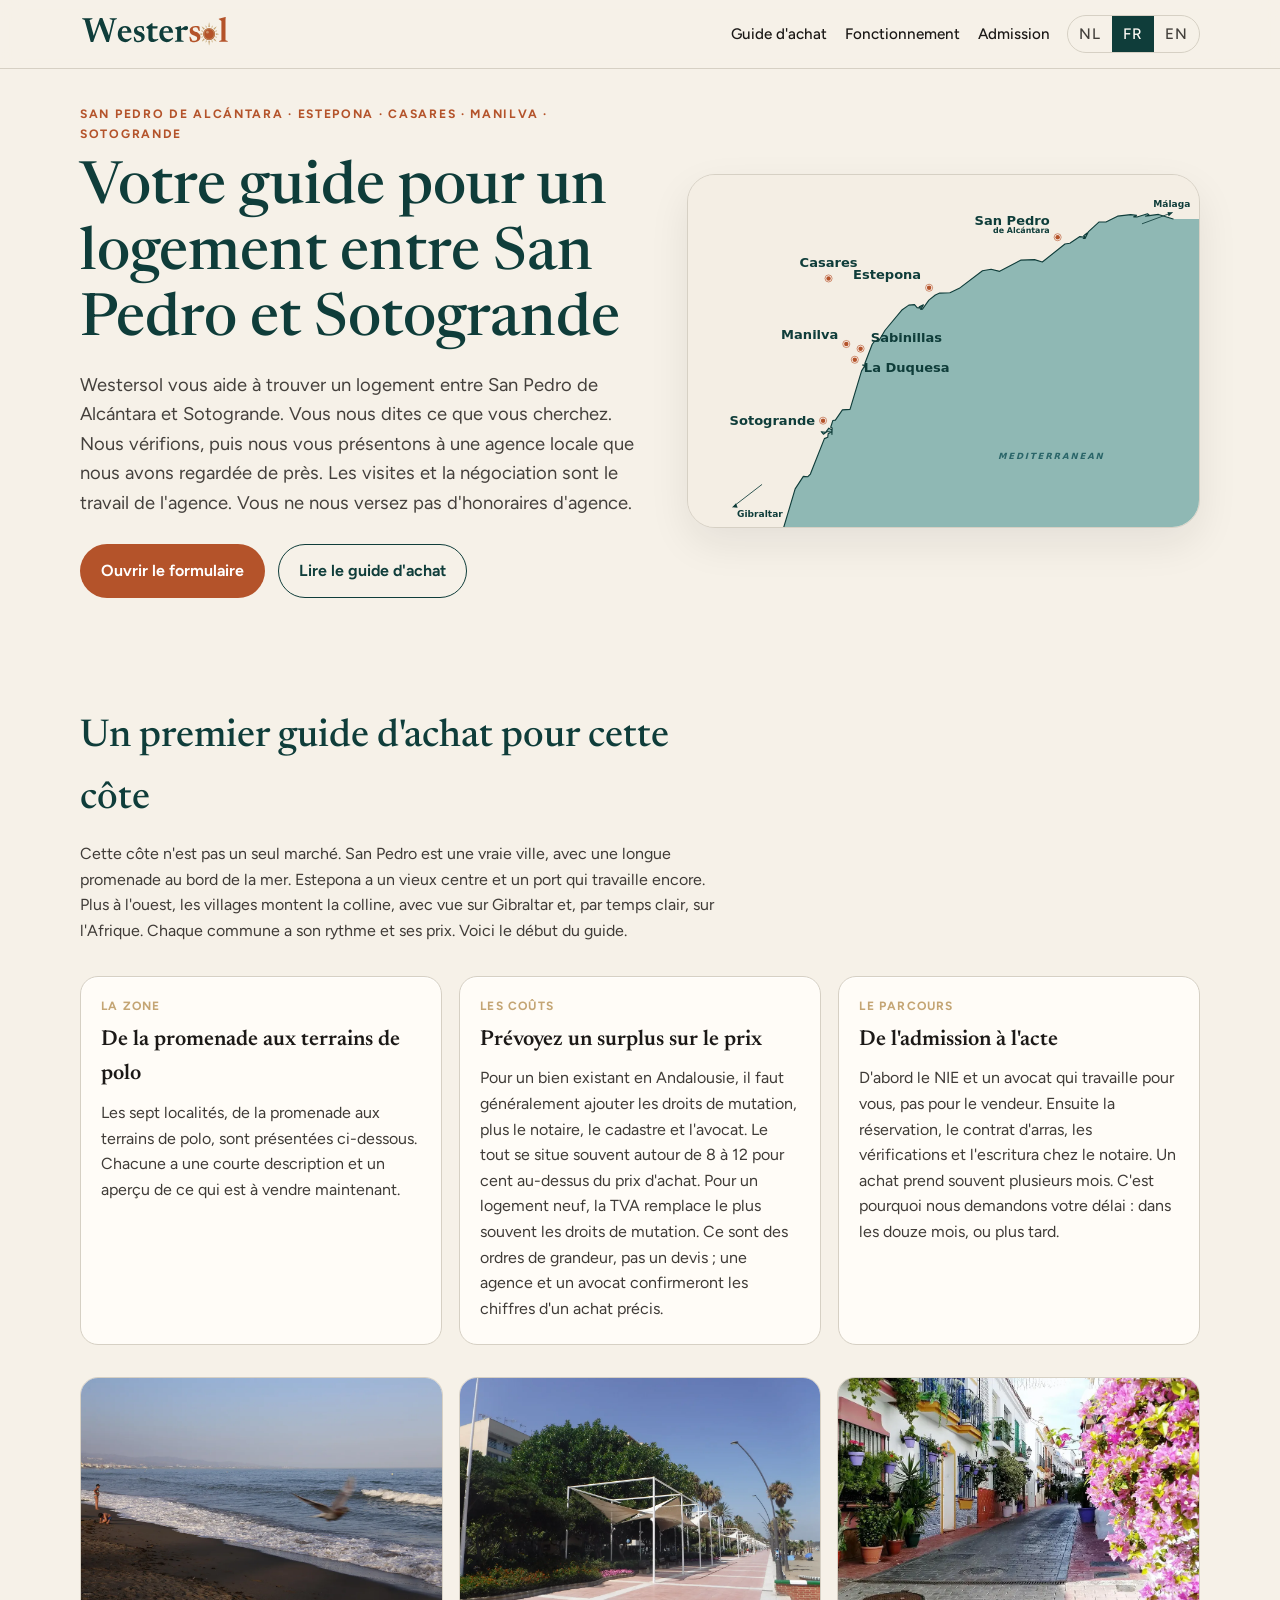
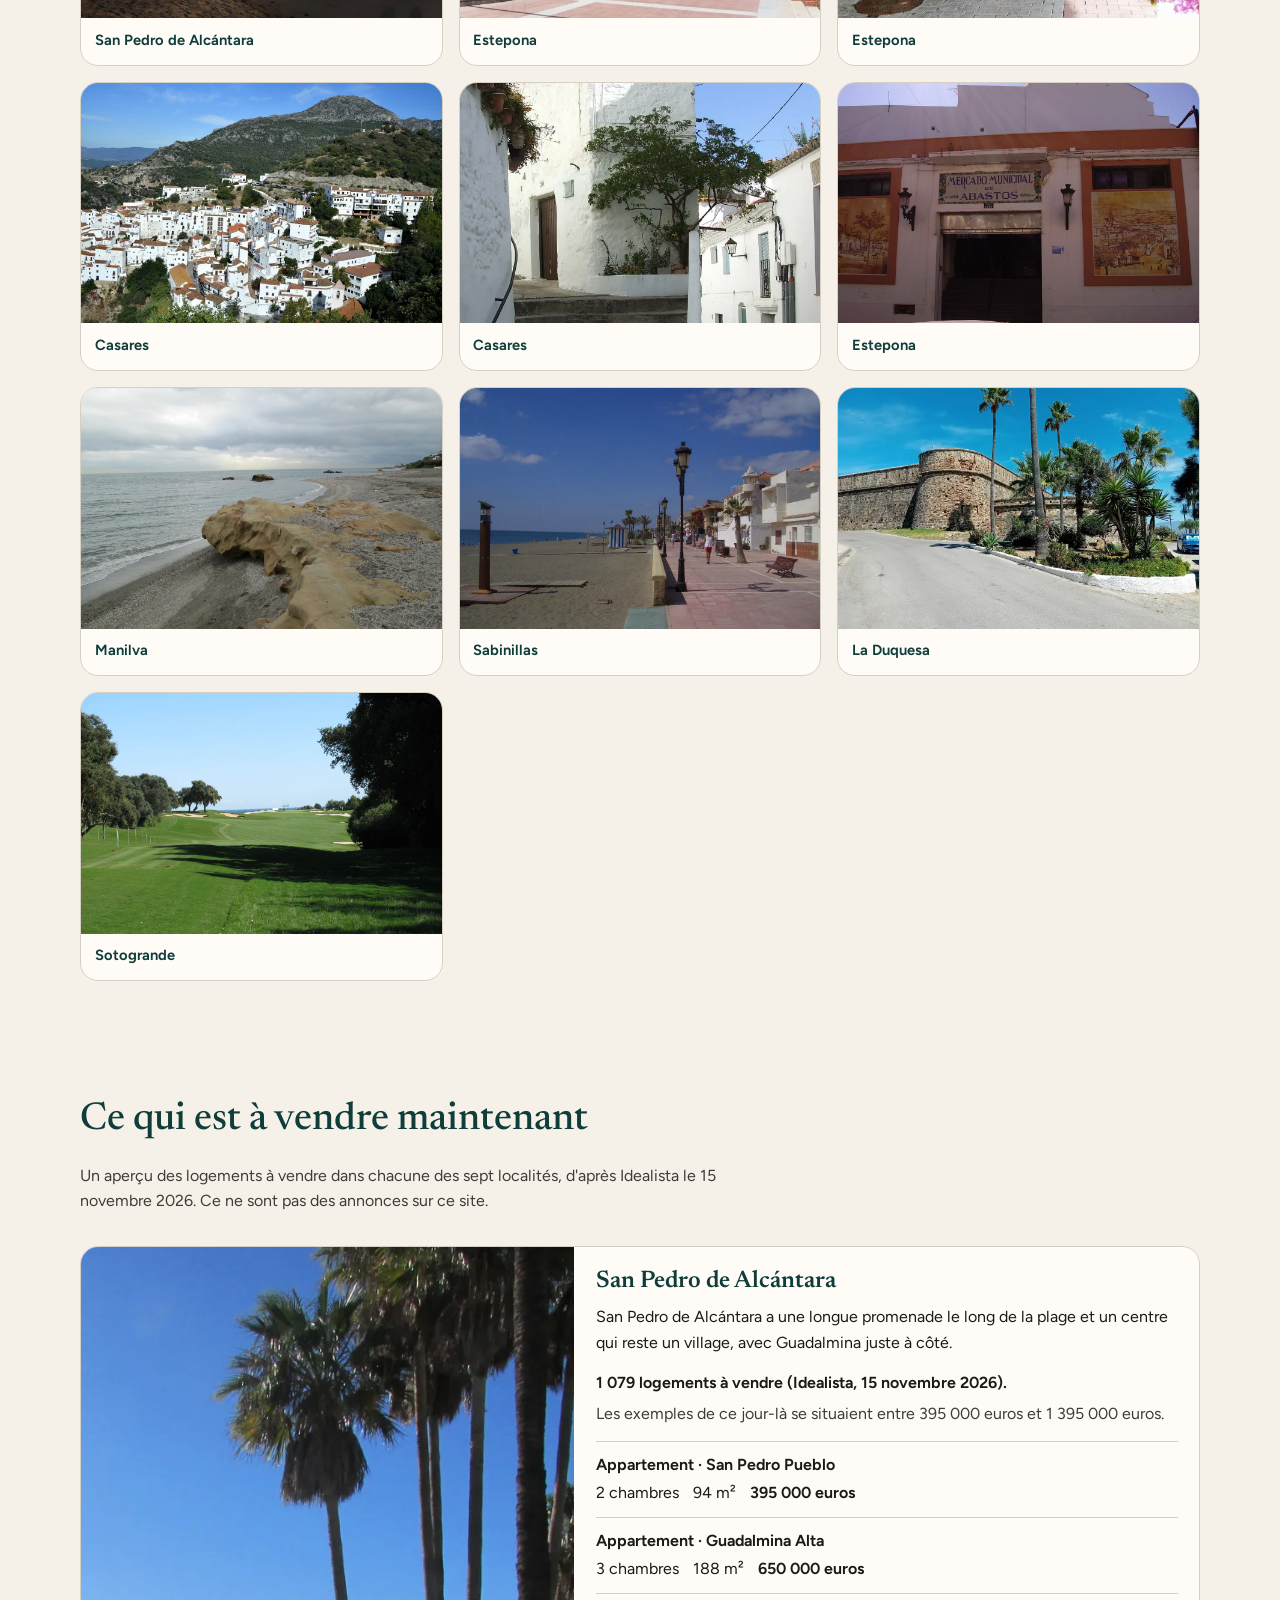
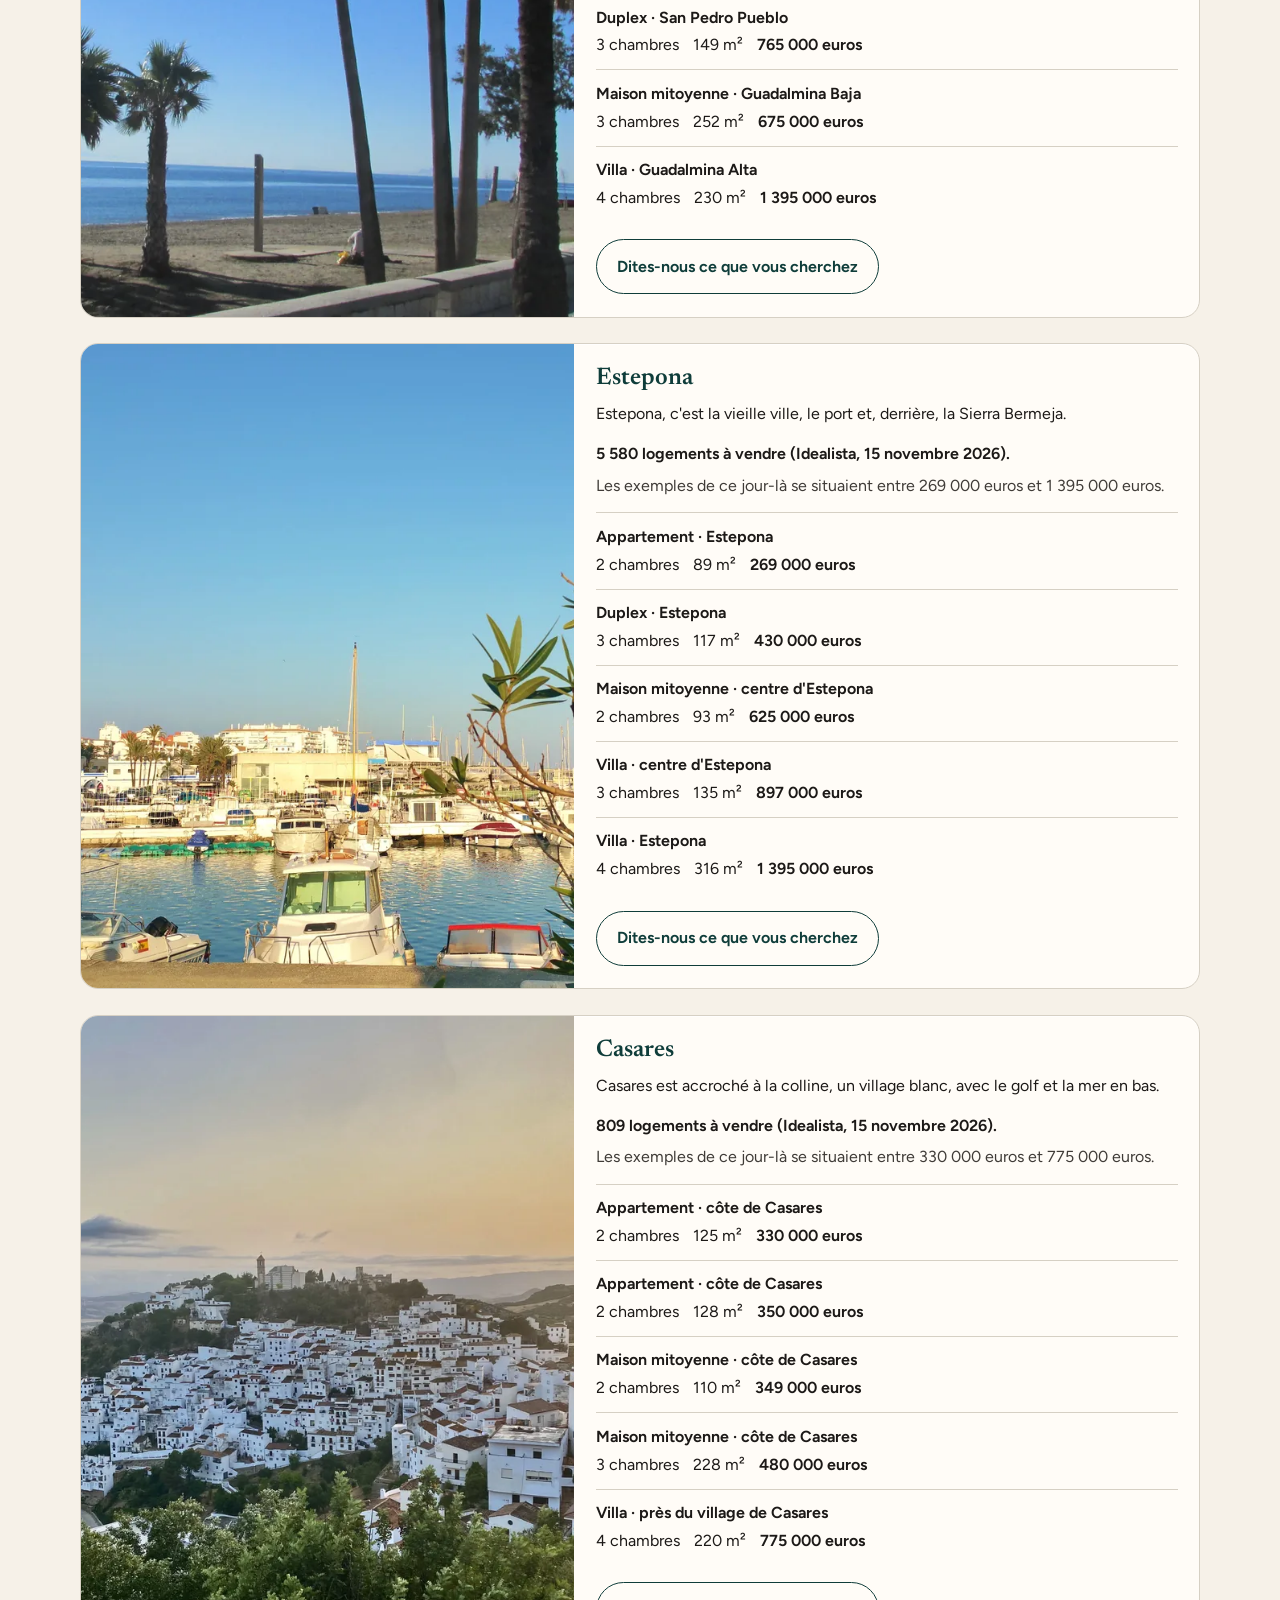
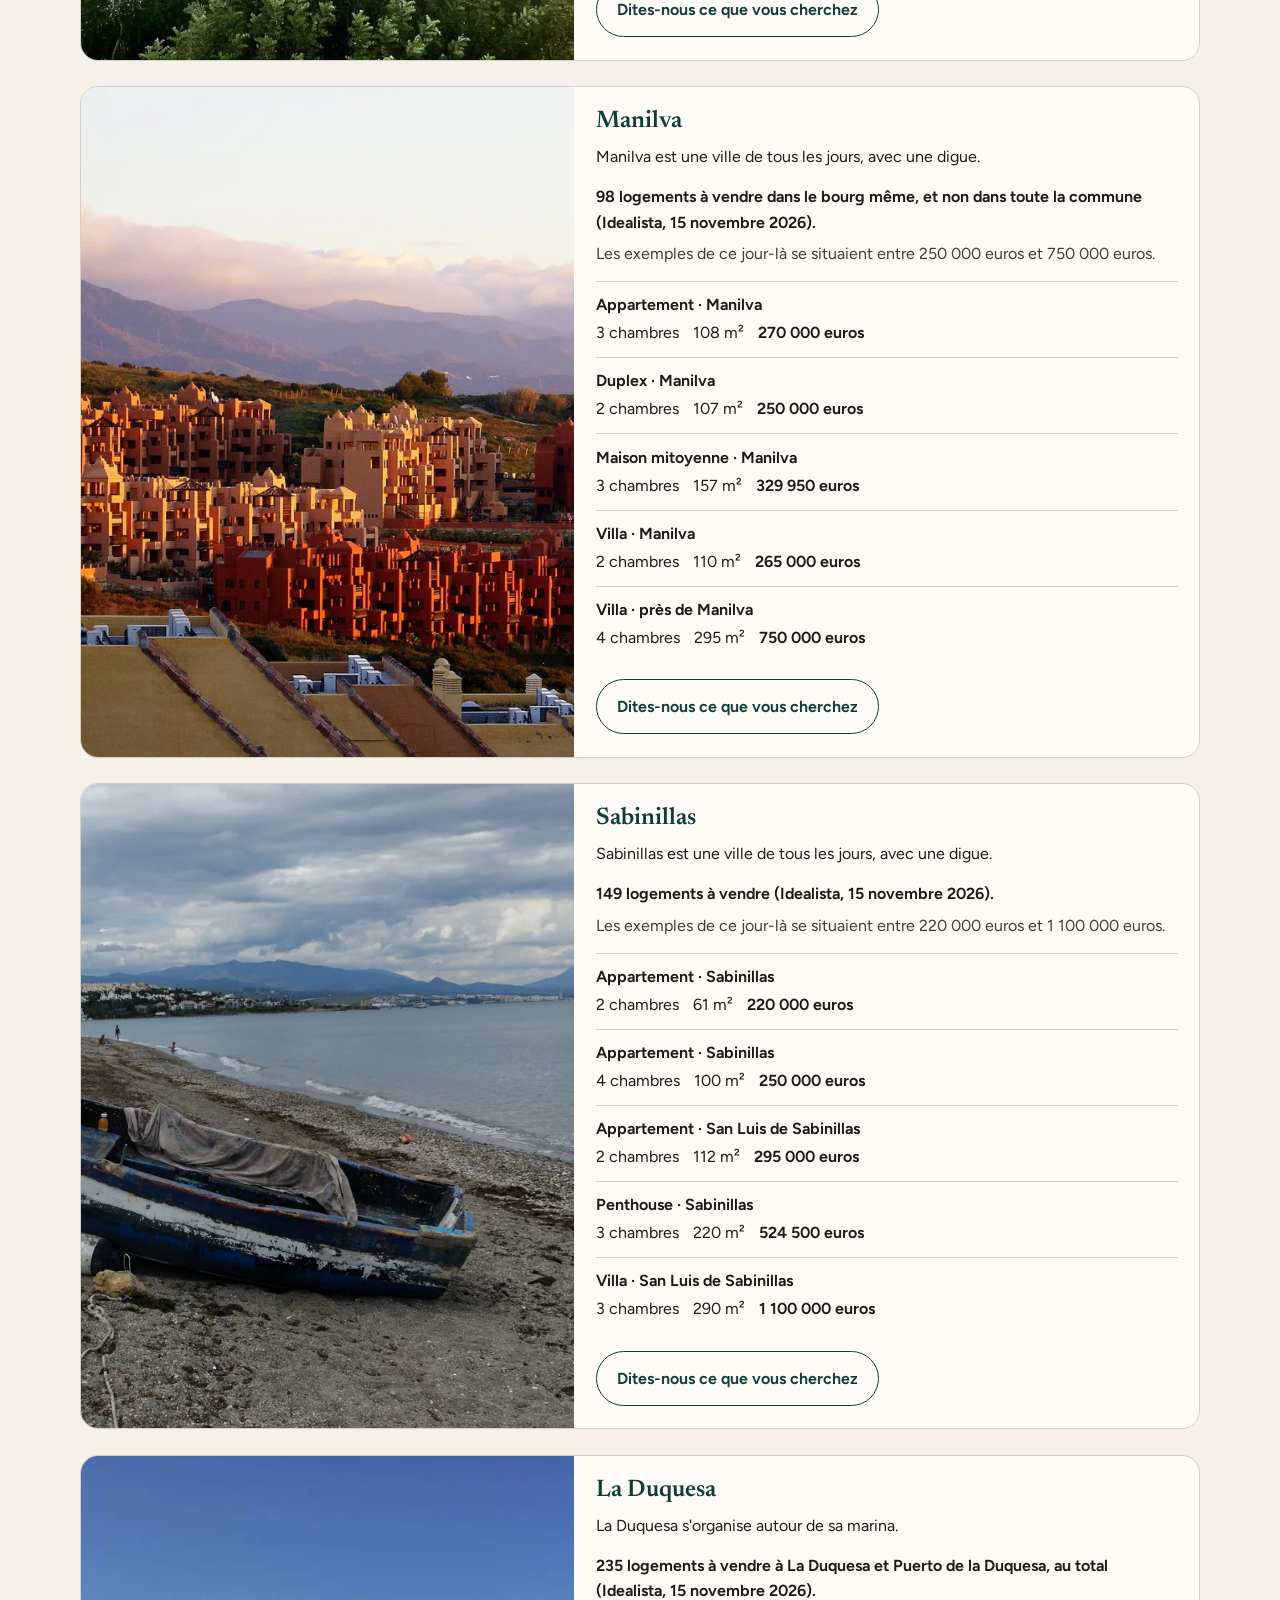
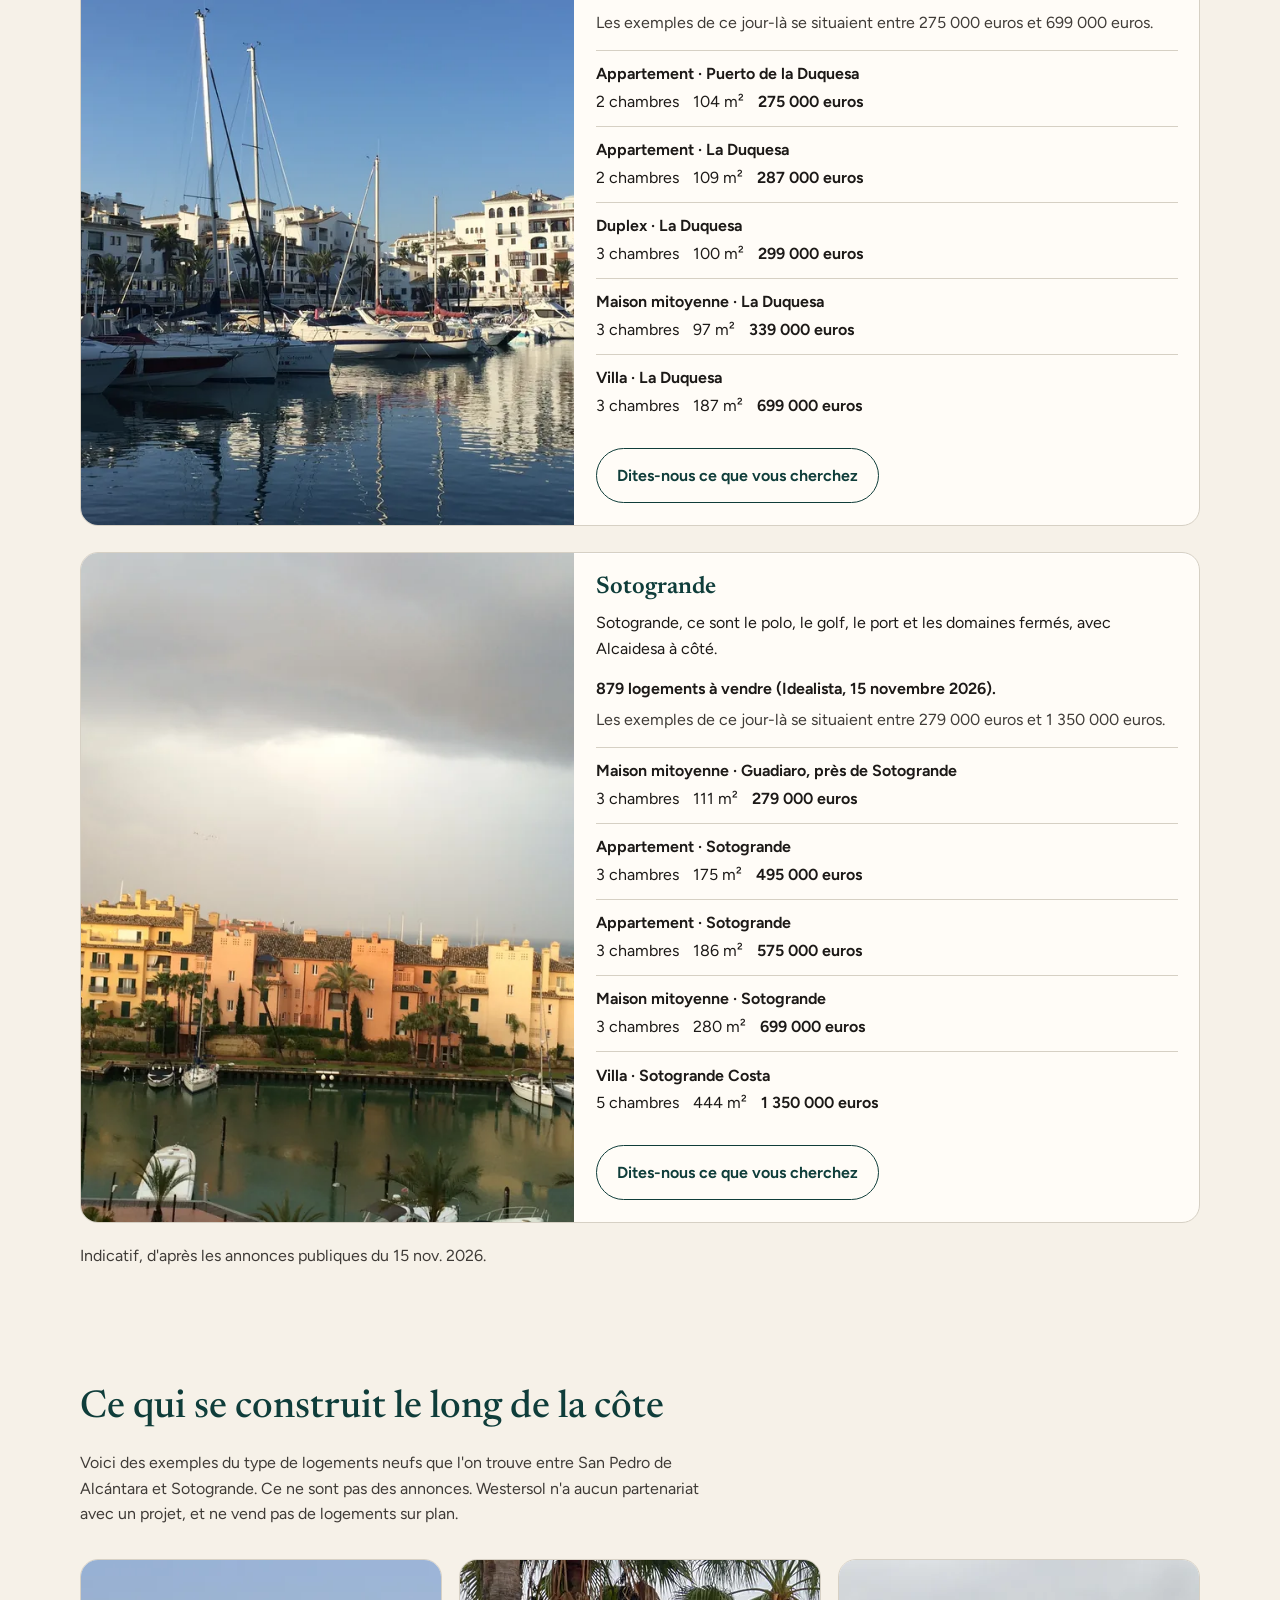
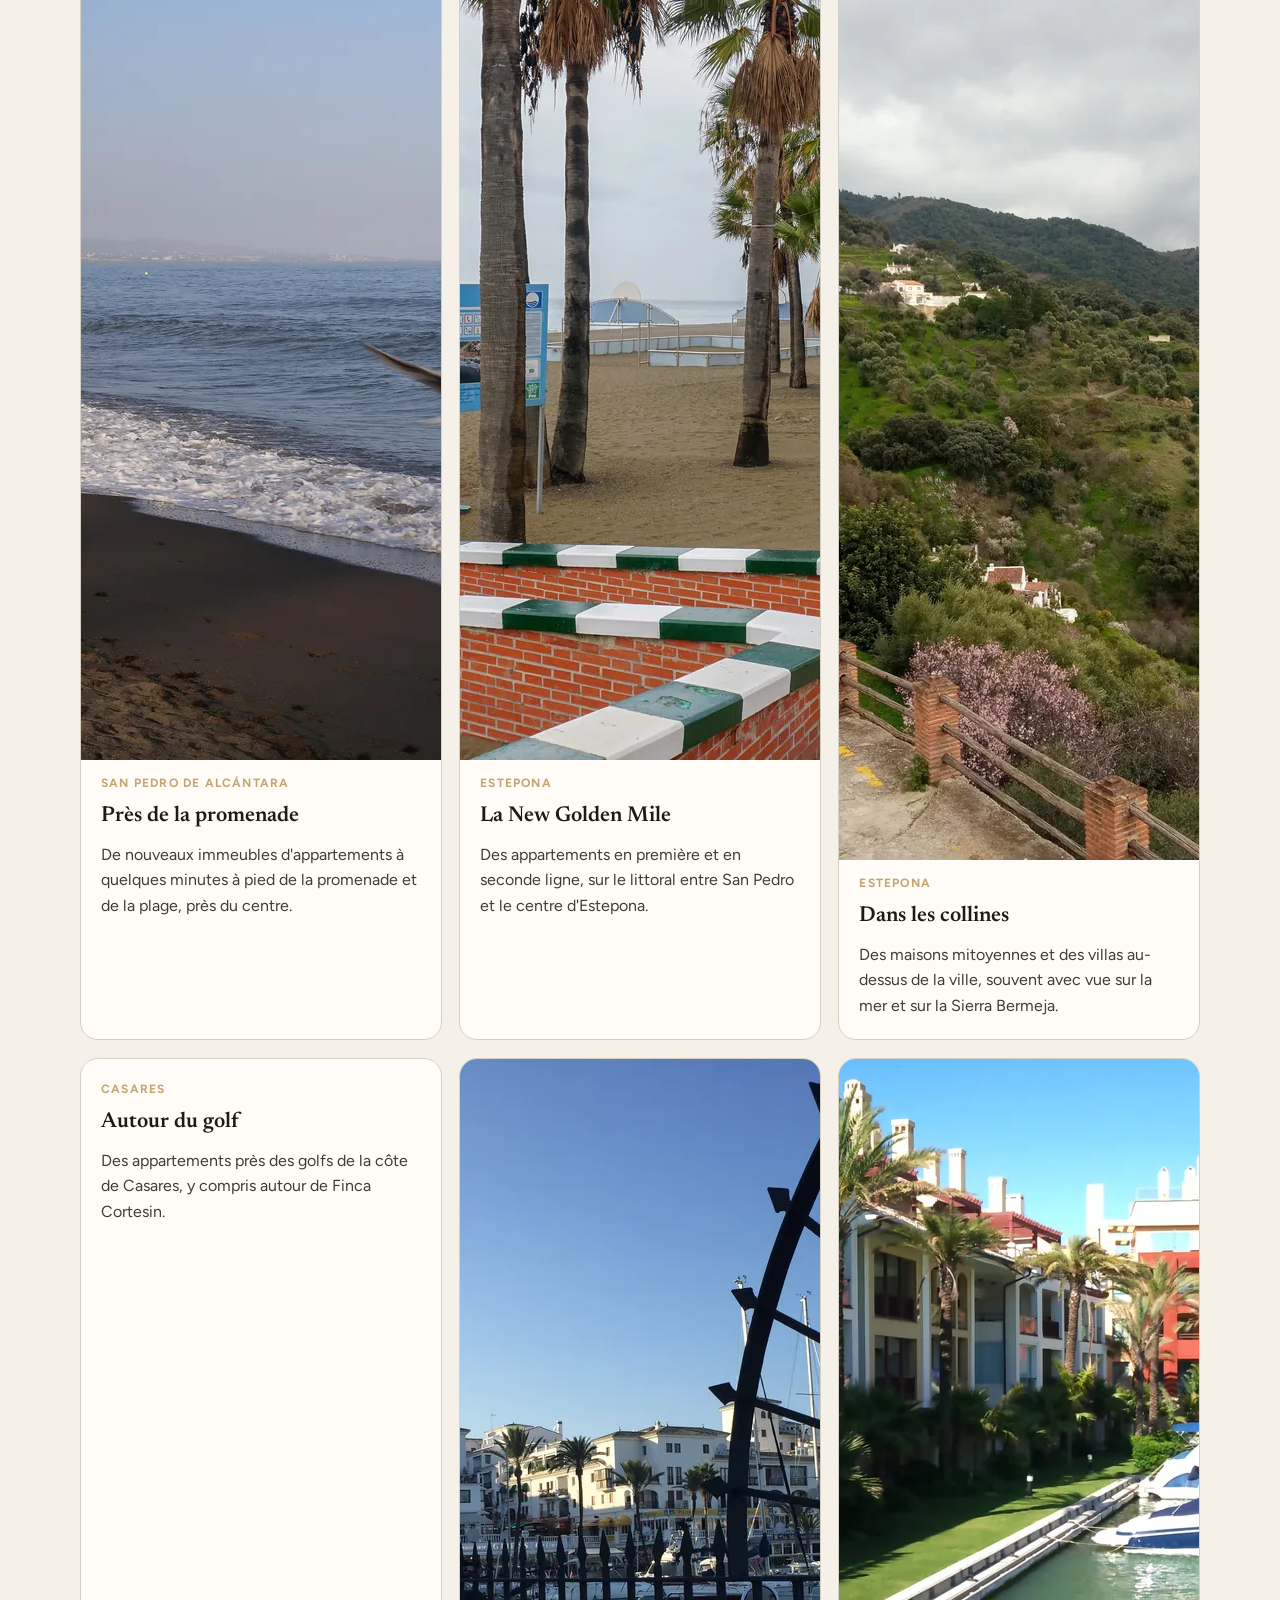
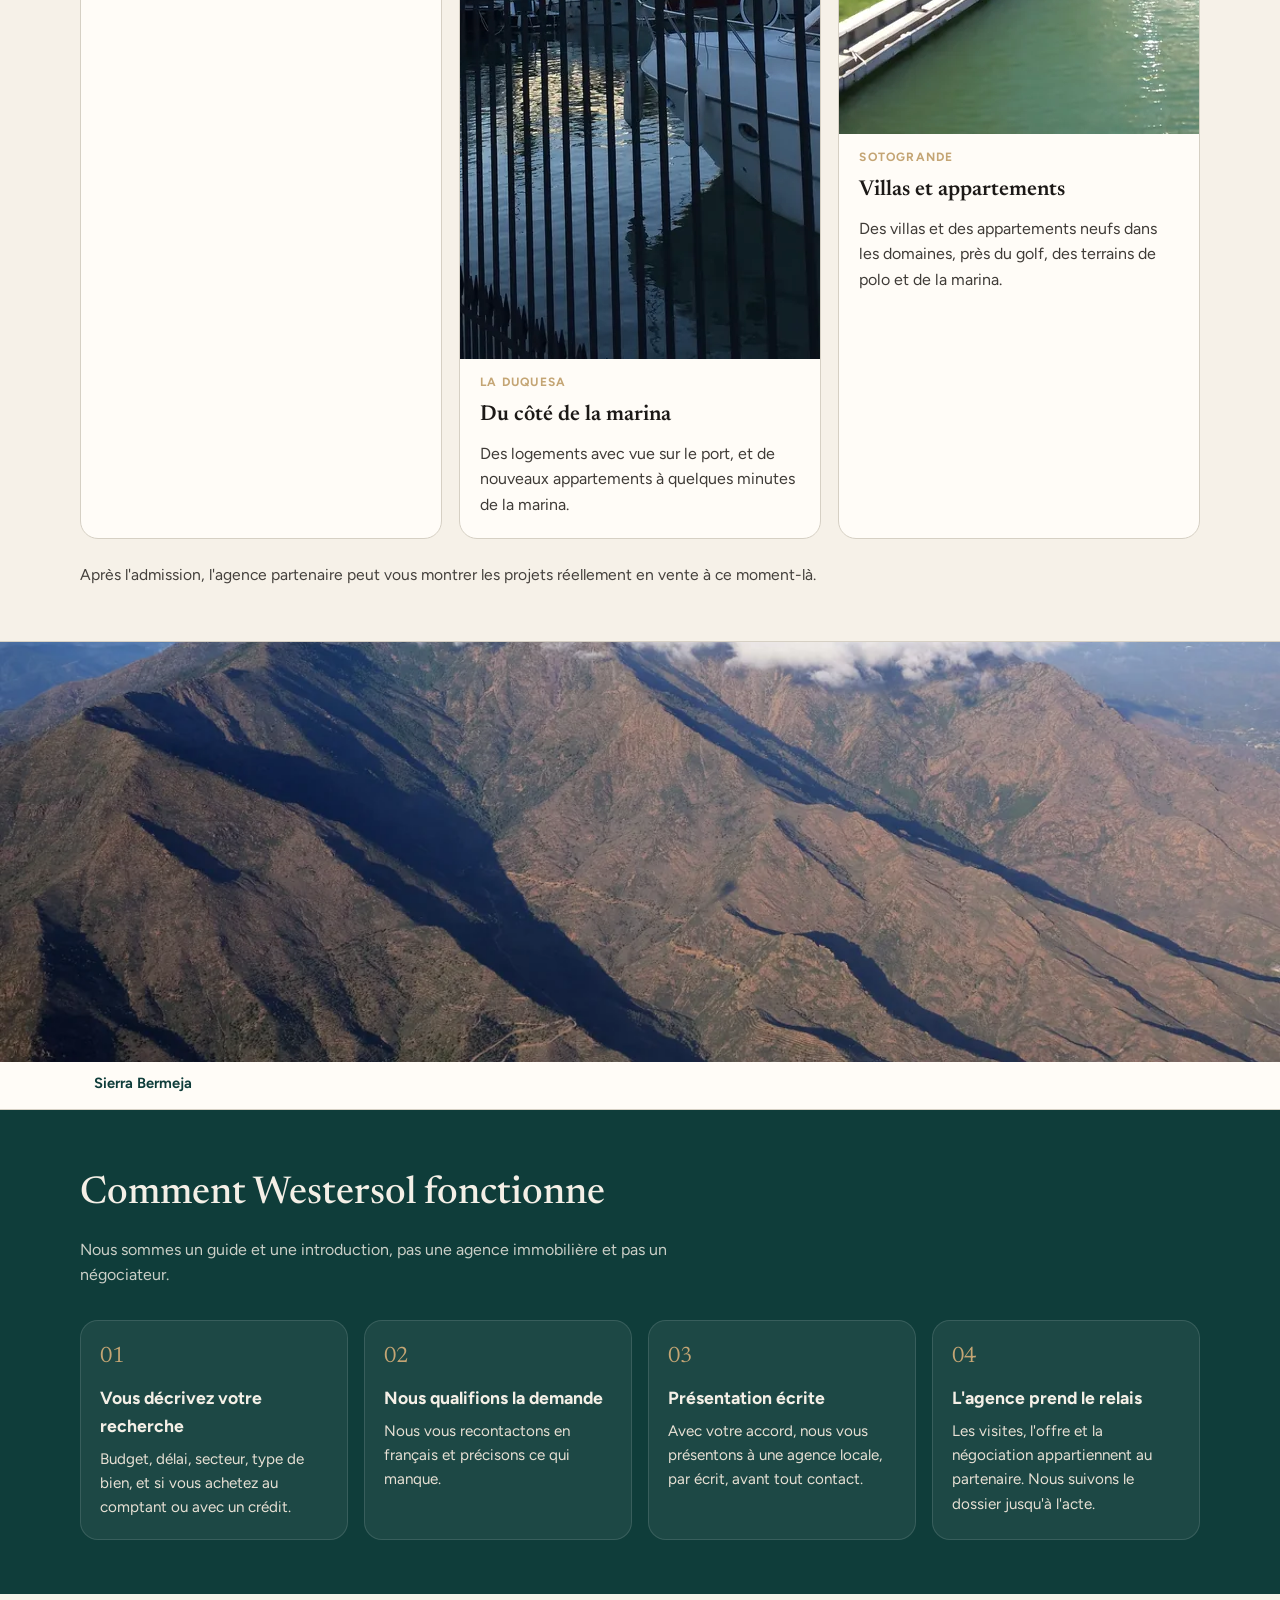
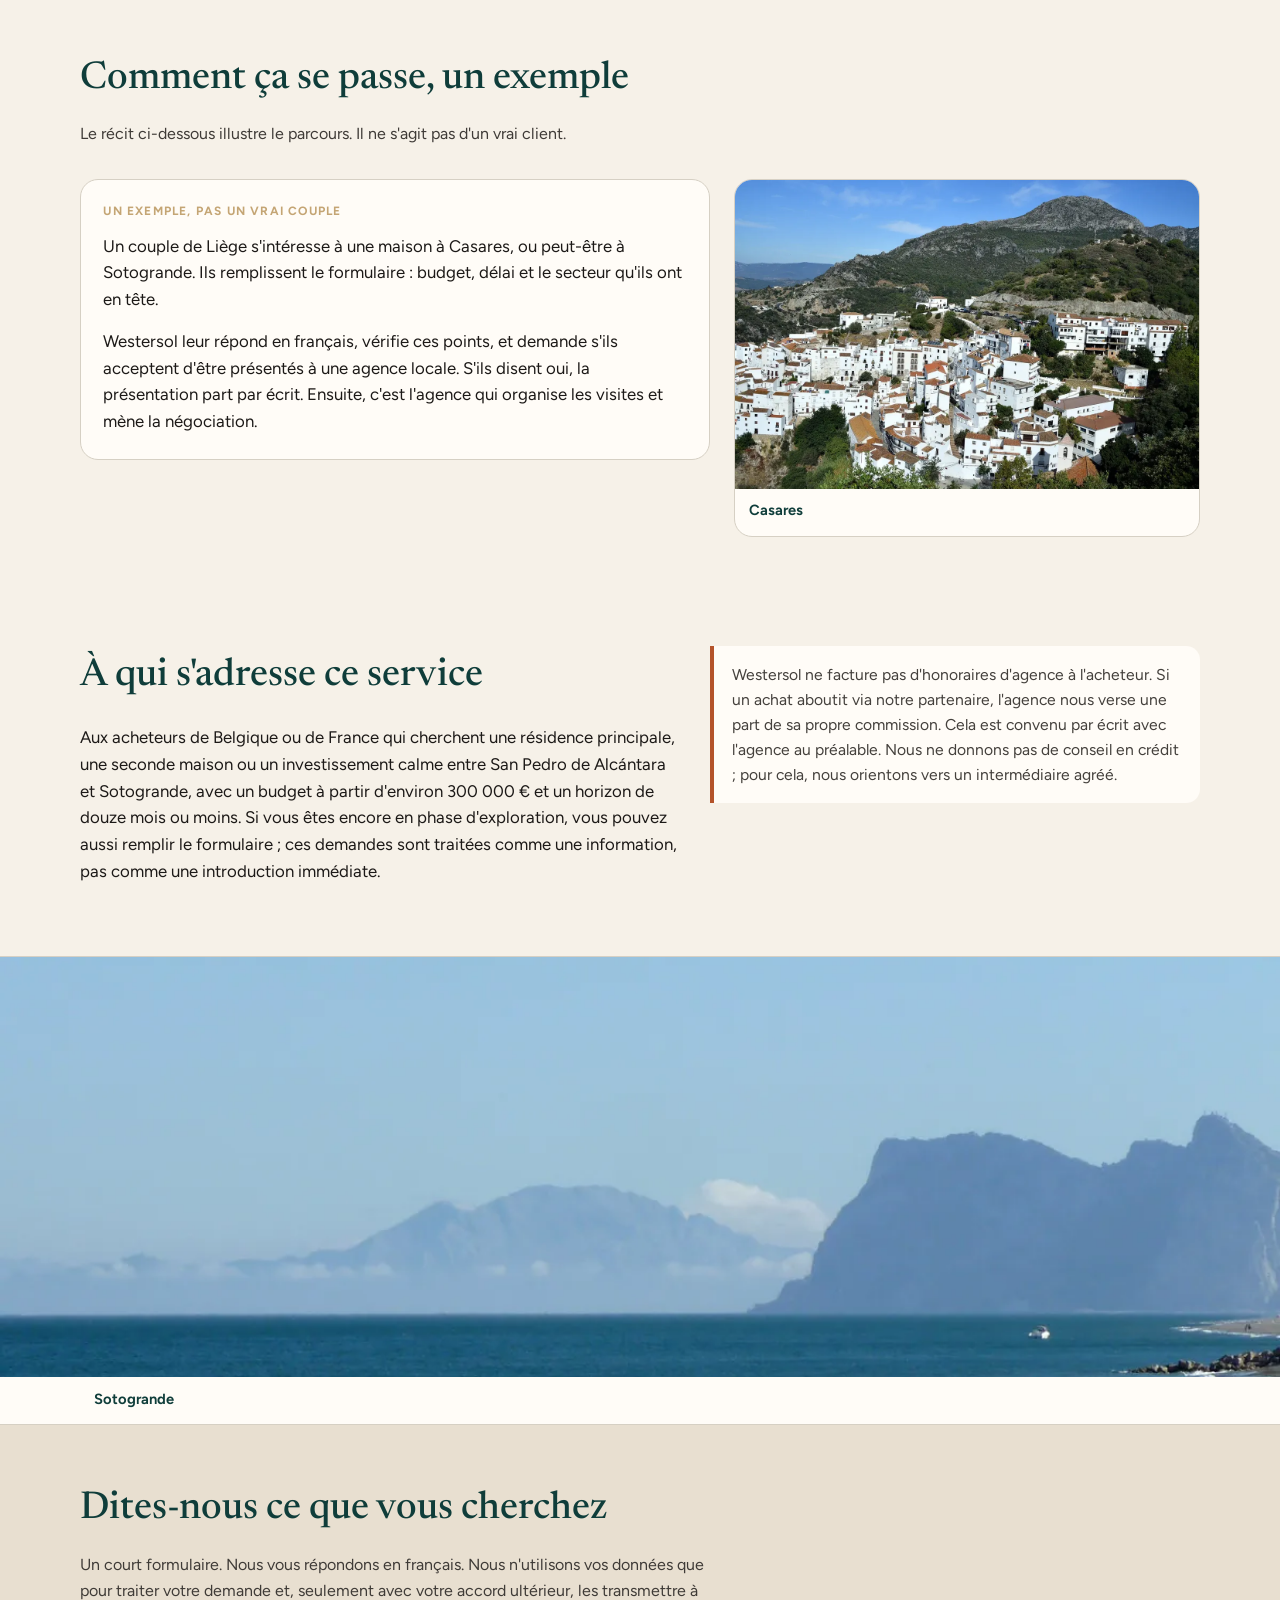
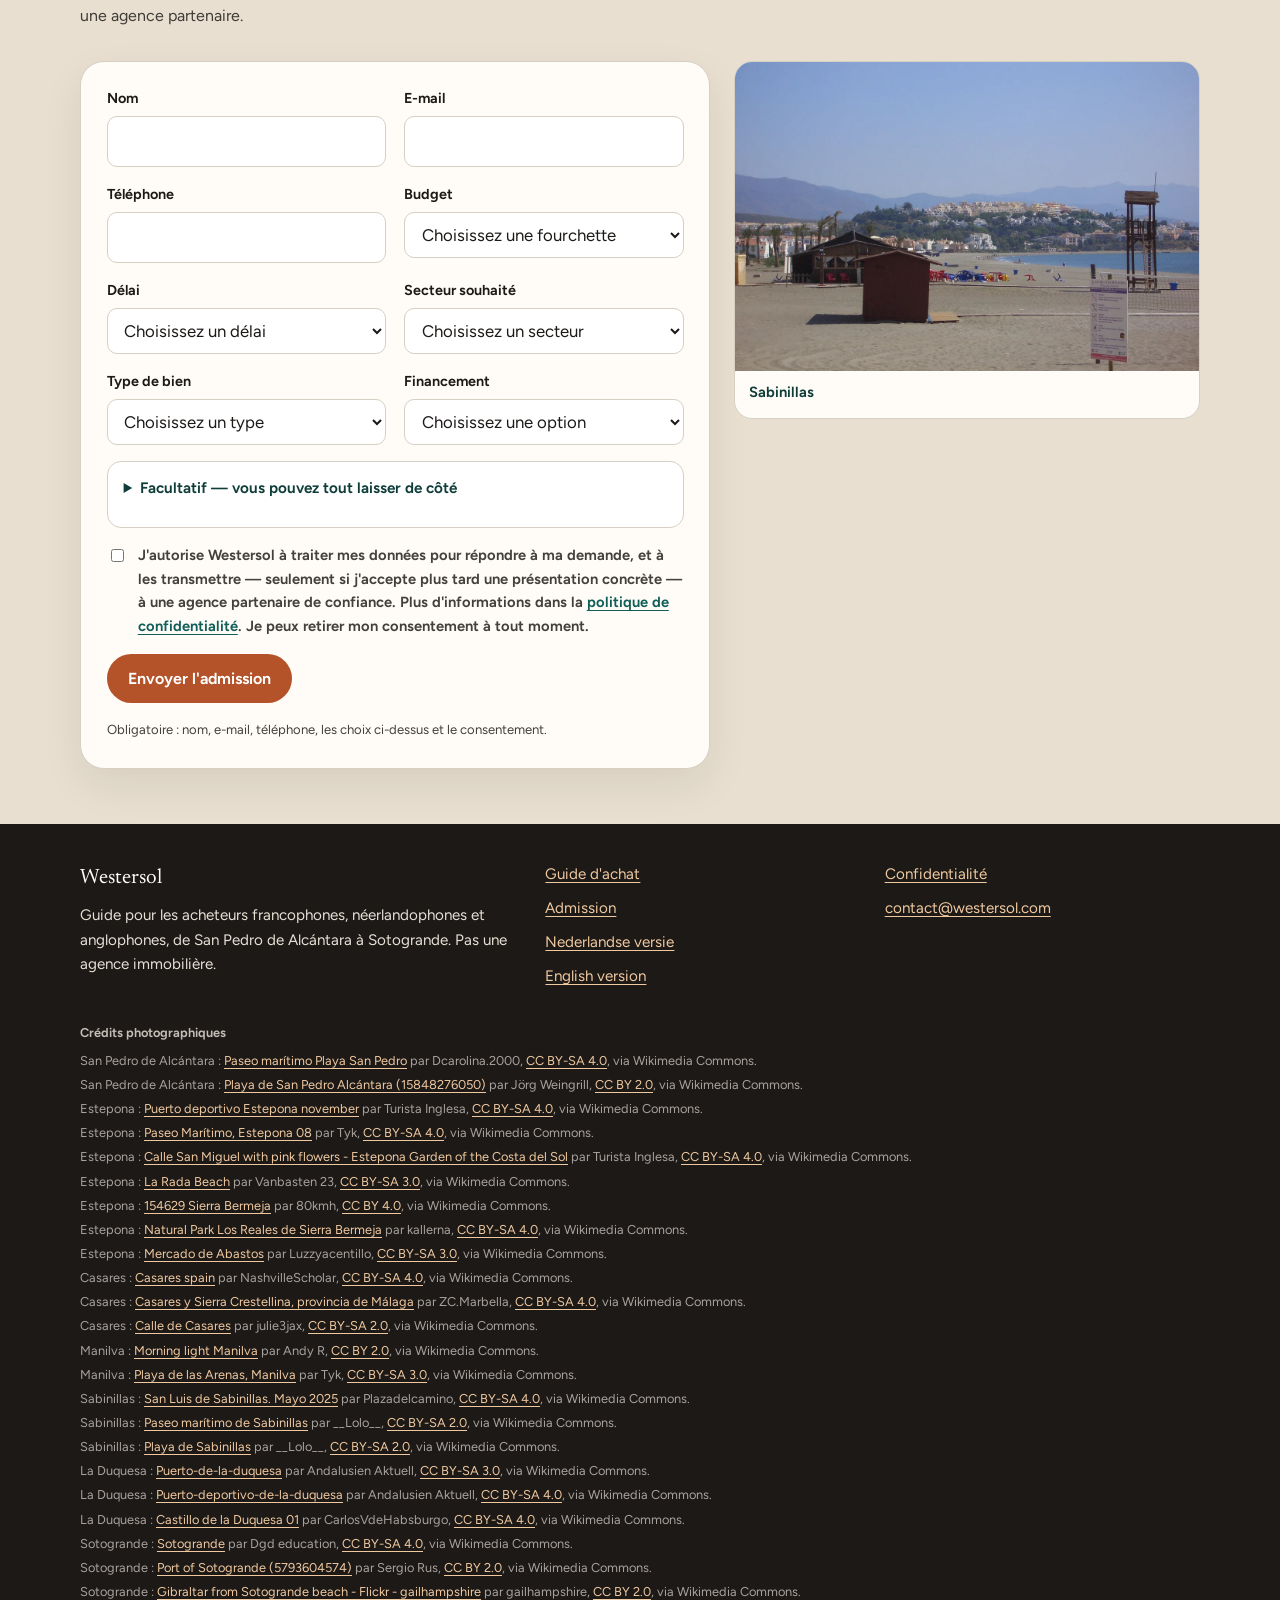
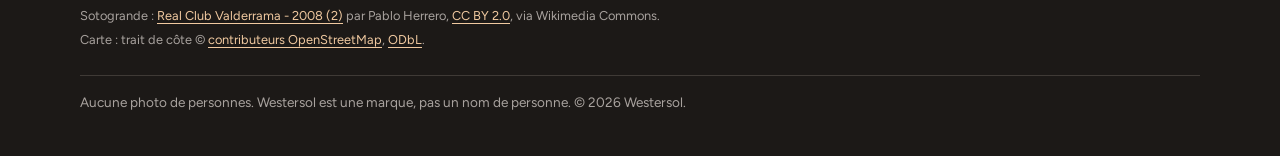
<file: fr/index.html>
<!DOCTYPE html>
<html lang="fr">
<head>
  <meta charset="utf-8">
  <meta name="robots" content="noindex">
  <meta name="viewport" content="width=device-width, initial-scale=1">
  <title>Westersol : un guide pour un logement entre San Pedro de Alcántara et Sotogrande</title>
  <meta name="description" content="Un guide, pas une agence, pour ceux qui cherchent un logement entre San Pedro de Alcántara et Sotogrande. Un court formulaire, puis une présentation à une agence locale.">
  <meta property="og:title" content="Westersol : un guide pour un logement entre San Pedro de Alcántara et Sotogrande">
  <meta property="og:description" content="Un guide, pas une agence, pour ceux qui cherchent un logement entre San Pedro de Alcántara et Sotogrande. Un court formulaire, puis une présentation à une agence locale.">
  <meta property="og:type" content="website">
  <meta property="og:url" content="https://westersol.com/fr/">
  <meta property="og:locale" content="fr_FR">
  <meta property="og:site_name" content="Westersol">
  <link rel="canonical" href="https://westersol.com/fr/">
  <link rel="alternate" hreflang="nl" href="https://westersol.com/nl/">
  <link rel="alternate" hreflang="fr" href="https://westersol.com/fr/">
  <link rel="alternate" hreflang="en" href="https://westersol.com/en/">
  <link rel="alternate" hreflang="x-default" href="https://westersol.com/nl/">
  <link rel="preconnect" href="https://fonts.googleapis.com">
  <link rel="preconnect" href="https://fonts.gstatic.com" crossorigin>
  <link href="https://fonts.googleapis.com/css2?family=Figtree:wght@400;500;600;700&family=Newsreader:opsz,wght@6..72,500;6..72,600&display=swap" rel="stylesheet">
  <link rel="stylesheet" href="../styles.css">
  <link rel="icon" href="../img/logo/icon.svg" type="image/svg+xml">
  <link rel="icon" href="../img/logo/icon-192.png" sizes="192x192" type="image/png">
  <link rel="apple-touch-icon" href="../img/logo/icon-192.png">
</head>
<body>
  <header class="site-header">
    <div class="wrap header-inner">
      <a class="logo" href="./"><img src="../img/logo/wordmark.svg" width="155" height="36" alt="Westersol"></a>
      <nav>
        <a class="hide-sm" href="#guide">Guide d'achat</a>
        <a class="hide-sm" href="#fonctionnement">Fonctionnement</a>
        <a href="#admission">Admission</a>
        <div class="lang" role="navigation" aria-label="Langue">
          <a href="../nl/">NL</a>
          <a href="../fr/" aria-current="page">FR</a>
          <a href="../en/">EN</a>
        </div>
      </nav>
    </div>
  </header>

  <main>
    <section class="hero">
      <div class="wrap hero-grid">
        <div>
          <p class="eyebrow">San Pedro de Alcántara · Estepona · Casares · Manilva · Sotogrande</p>
          <h1>Votre guide pour un logement entre San Pedro et Sotogrande</h1>
          <p class="lead">Westersol vous aide à trouver un logement entre San Pedro de Alcántara et Sotogrande. Vous nous dites ce que vous cherchez. Nous vérifions, puis nous vous présentons à une agence locale que nous avons regardée de près. Les visites et la négociation sont le travail de l'agence. Vous ne nous versez pas d'honoraires d'agence.</p>
          <div class="actions">
            <a class="btn btn-primary" href="#admission">Ouvrir le formulaire</a>
            <a class="btn btn-ghost" href="#guide">Lire le guide d'achat</a>
          </div>
        </div>
                <div class="hero-art">
          <img src="../img/map/coast-map.svg" width="900" height="620" alt="Carte de la Costa del Sol occidentale, avec San Pedro de Alcántara, Estepona, Casares, Manilva, Sabinillas, La Duquesa et Sotogrande">
        </div>
      </div>
    </section>

    <section id="guide">
      <div class="wrap">
        <div class="section-head">
          <h2>Un premier guide d'achat pour cette côte</h2>
          <p>Cette côte n'est pas un seul marché. San Pedro est une vraie ville, avec une longue promenade au bord de la mer. Estepona a un vieux centre et un port qui travaille encore. Plus à l'ouest, les villages montent la colline, avec vue sur Gibraltar et, par temps clair, sur l'Afrique. Chaque commune a son rythme et ses prix. Voici le début du guide.</p>
        </div>
        <div class="cards">
          <article class="card">
            <div class="kicker">La zone</div>
            <h3>De la promenade aux terrains de polo</h3>
            <p>Les sept localités, de la promenade aux terrains de polo, sont présentées ci-dessous. Chacune a une courte description et un aperçu de ce qui est à vendre maintenant.</p>
          </article>
          <article class="card">
            <div class="kicker">Les coûts</div>
            <h3>Prévoyez un surplus sur le prix</h3>
            <p>Pour un bien existant en Andalousie, il faut généralement ajouter les droits de mutation, plus le notaire, le cadastre et l'avocat. Le tout se situe souvent autour de 8 à 12 pour cent au-dessus du prix d'achat. Pour un logement neuf, la TVA remplace le plus souvent les droits de mutation. Ce sont des ordres de grandeur, pas un devis ; une agence et un avocat confirmeront les chiffres d'un achat précis.</p>
          </article>
          <article class="card">
            <div class="kicker">Le parcours</div>
            <h3>De l'admission à l'acte</h3>
            <p>D'abord le NIE et un avocat qui travaille pour vous, pas pour le vendeur. Ensuite la réservation, le contrat d'arras, les vérifications et l'escritura chez le notaire. Un achat prend souvent plusieurs mois. C'est pourquoi nous demandons votre délai : dans les douze mois, ou plus tard.</p>
          </article>
        </div>
        <div class="life-strip" aria-hidden="false">
          <figure class="life-card">
            <img src="../img/life/san-pedro-beach.webp" width="1200" height="800" alt="La plage et la mer à San Pedro de Alcántara" loading="lazy">
            <figcaption>San Pedro de Alcántara</figcaption>
          </figure>
          <figure class="life-card">
            <img src="../img/life/estepona-promenade.webp" width="1200" height="900" alt="La promenade en bord de mer à Estepona" loading="lazy">
            <figcaption>Estepona</figcaption>
          </figure>
          <figure class="life-card">
            <img src="../img/life/estepona-oldtown.webp" width="1200" height="653" alt="Une rue fleurie dans le vieux quartier d'Estepona" loading="lazy">
            <figcaption>Estepona</figcaption>
          </figure>
          <figure class="life-card">
            <img src="../img/life/casares-village.webp" width="1200" height="800" alt="Le village blanc de Casares et la Sierra Crestellina" loading="lazy">
            <figcaption>Casares</figcaption>
          </figure>
          <figure class="life-card">
            <img src="../img/life/casares-street.webp" width="1200" height="800" alt="Une rue en escalier dans le village blanc de Casares" loading="lazy">
            <figcaption>Casares</figcaption>
          </figure>
          <figure class="life-card">
            <img src="../img/life/estepona-market.webp" width="1200" height="900" alt="Les halles du marché à Estepona" loading="lazy">
            <figcaption>Estepona</figcaption>
          </figure>
          <figure class="life-card">
            <img src="../img/life/manilva-beach.webp" width="1200" height="900" alt="Rochers sur la plage de Playa de las Arenas, à Manilva" loading="lazy">
            <figcaption>Manilva</figcaption>
          </figure>
          <figure class="life-card">
            <img src="../img/life/sabinillas-promenade.webp" width="1200" height="900" alt="La promenade en bord de mer à San Luis de Sabinillas" loading="lazy">
            <figcaption>Sabinillas</figcaption>
          </figure>
          <figure class="life-card">
            <img src="../img/life/la-duquesa-castle.webp" width="1200" height="900" alt="Le château de La Duquesa sur la côte" loading="lazy">
            <figcaption>La Duquesa</figcaption>
          </figure>
          <figure class="life-card">
            <img src="../img/life/sotogrande-golf.webp" width="1200" height="900" alt="Un parcours de golf près de Sotogrande, avec la mer au loin" loading="lazy">
            <figcaption>Sotogrande</figcaption>
          </figure>
        </div>
      </div>
    </section>


    <section id="for-sale">
      <div class="wrap">
        <div class="section-head">
          <h2>Ce qui est à vendre maintenant</h2>
          <p>Un aperçu des logements à vendre dans chacune des sept localités, d'après Idealista le 15 novembre 2026. Ce ne sont pas des annonces sur ce site.</p>
        </div>
        <div class="sale-list">
        <article class="sale-town" id="sale-san-pedro">
          <figure>
            <img src="../img/towns/san-pedro.webp" width="1200" height="800" alt="La promenade et les palmiers de San Pedro de Alcántara" loading="lazy">
            <figcaption>San Pedro de Alcántara</figcaption>
          </figure>
          <div class="sale-body">
            <h3>San Pedro de Alcántara</h3>
            <p class="sale-blurb">San Pedro de Alcántara a une longue promenade le long de la plage et un centre qui reste un village, avec Guadalmina juste à côté.</p>
            <p class="sale-count">1 079 logements à vendre (Idealista, 15 novembre 2026).</p>
            <p class="sale-range">Les exemples de ce jour-là se situaient entre 395 000 euros et 1 395 000 euros.</p>
                        <ul class="sale-examples">
              <li><span class="home-lead">Appartement · San Pedro Pueblo</span><span class="home-specs"><span>2 chambres</span><span>94 m²</span><span class="home-price">395 000 euros</span></span></li>
              <li><span class="home-lead">Appartement · Guadalmina Alta</span><span class="home-specs"><span>3 chambres</span><span>188 m²</span><span class="home-price">650 000 euros</span></span></li>
              <li><span class="home-lead">Duplex · San Pedro Pueblo</span><span class="home-specs"><span>3 chambres</span><span>149 m²</span><span class="home-price">765 000 euros</span></span></li>
              <li><span class="home-lead">Maison mitoyenne · Guadalmina Baja</span><span class="home-specs"><span>3 chambres</span><span>252 m²</span><span class="home-price">675 000 euros</span></span></li>
              <li><span class="home-lead">Villa · Guadalmina Alta</span><span class="home-specs"><span>4 chambres</span><span>230 m²</span><span class="home-price">1 395 000 euros</span></span></li>
            </ul>
            <p class="sale-cta"><a class="btn btn-ghost" href="#admission">Dites-nous ce que vous cherchez</a></p>
          </div>
        </article>
        <article class="sale-town" id="sale-estepona">
          <figure>
            <img src="../img/towns/estepona.webp" width="1200" height="800" alt="Le port de plaisance d'Estepona" loading="lazy">
            <figcaption>Estepona</figcaption>
          </figure>
          <div class="sale-body">
            <h3>Estepona</h3>
            <p class="sale-blurb">Estepona, c'est la vieille ville, le port et, derrière, la Sierra Bermeja.</p>
            <p class="sale-count">5 580 logements à vendre (Idealista, 15 novembre 2026).</p>
            <p class="sale-range">Les exemples de ce jour-là se situaient entre 269 000 euros et 1 395 000 euros.</p>
                        <ul class="sale-examples">
              <li><span class="home-lead">Appartement · Estepona</span><span class="home-specs"><span>2 chambres</span><span>89 m²</span><span class="home-price">269 000 euros</span></span></li>
              <li><span class="home-lead">Duplex · Estepona</span><span class="home-specs"><span>3 chambres</span><span>117 m²</span><span class="home-price">430 000 euros</span></span></li>
              <li><span class="home-lead">Maison mitoyenne · centre d'Estepona</span><span class="home-specs"><span>2 chambres</span><span>93 m²</span><span class="home-price">625 000 euros</span></span></li>
              <li><span class="home-lead">Villa · centre d'Estepona</span><span class="home-specs"><span>3 chambres</span><span>135 m²</span><span class="home-price">897 000 euros</span></span></li>
              <li><span class="home-lead">Villa · Estepona</span><span class="home-specs"><span>4 chambres</span><span>316 m²</span><span class="home-price">1 395 000 euros</span></span></li>
            </ul>
            <p class="sale-cta"><a class="btn btn-ghost" href="#admission">Dites-nous ce que vous cherchez</a></p>
          </div>
        </article>
        <article class="sale-town" id="sale-casares">
          <figure>
            <img src="../img/towns/casares.webp" width="1200" height="800" alt="Le village blanc de Casares sur la colline" loading="lazy">
            <figcaption>Casares</figcaption>
          </figure>
          <div class="sale-body">
            <h3>Casares</h3>
            <p class="sale-blurb">Casares est accroché à la colline, un village blanc, avec le golf et la mer en bas.</p>
            <p class="sale-count">809 logements à vendre (Idealista, 15 novembre 2026).</p>
            <p class="sale-range">Les exemples de ce jour-là se situaient entre 330 000 euros et 775 000 euros.</p>
                        <ul class="sale-examples">
              <li><span class="home-lead">Appartement · côte de Casares</span><span class="home-specs"><span>2 chambres</span><span>125 m²</span><span class="home-price">330 000 euros</span></span></li>
              <li><span class="home-lead">Appartement · côte de Casares</span><span class="home-specs"><span>2 chambres</span><span>128 m²</span><span class="home-price">350 000 euros</span></span></li>
              <li><span class="home-lead">Maison mitoyenne · côte de Casares</span><span class="home-specs"><span>2 chambres</span><span>110 m²</span><span class="home-price">349 000 euros</span></span></li>
              <li><span class="home-lead">Maison mitoyenne · côte de Casares</span><span class="home-specs"><span>3 chambres</span><span>228 m²</span><span class="home-price">480 000 euros</span></span></li>
              <li><span class="home-lead">Villa · près du village de Casares</span><span class="home-specs"><span>4 chambres</span><span>220 m²</span><span class="home-price">775 000 euros</span></span></li>
            </ul>
            <p class="sale-cta"><a class="btn btn-ghost" href="#admission">Dites-nous ce que vous cherchez</a></p>
          </div>
        </article>
        <article class="sale-town" id="sale-manilva">
          <figure>
            <img src="../img/towns/manilva.webp" width="1200" height="800" alt="Quartiers résidentiels dans les collines de Manilva, au matin" loading="lazy">
            <figcaption>Manilva</figcaption>
          </figure>
          <div class="sale-body">
            <h3>Manilva</h3>
            <p class="sale-blurb">Manilva est une ville de tous les jours, avec une digue.</p>
            <p class="sale-count">98 logements à vendre dans le bourg même, et non dans toute la commune (Idealista, 15 novembre 2026).</p>
            <p class="sale-range">Les exemples de ce jour-là se situaient entre 250 000 euros et 750 000 euros.</p>
                        <ul class="sale-examples">
              <li><span class="home-lead">Appartement · Manilva</span><span class="home-specs"><span>3 chambres</span><span>108 m²</span><span class="home-price">270 000 euros</span></span></li>
              <li><span class="home-lead">Duplex · Manilva</span><span class="home-specs"><span>2 chambres</span><span>107 m²</span><span class="home-price">250 000 euros</span></span></li>
              <li><span class="home-lead">Maison mitoyenne · Manilva</span><span class="home-specs"><span>3 chambres</span><span>157 m²</span><span class="home-price">329 950 euros</span></span></li>
              <li><span class="home-lead">Villa · Manilva</span><span class="home-specs"><span>2 chambres</span><span>110 m²</span><span class="home-price">265 000 euros</span></span></li>
              <li><span class="home-lead">Villa · près de Manilva</span><span class="home-specs"><span>4 chambres</span><span>295 m²</span><span class="home-price">750 000 euros</span></span></li>
            </ul>
            <p class="sale-cta"><a class="btn btn-ghost" href="#admission">Dites-nous ce que vous cherchez</a></p>
          </div>
        </article>
        <article class="sale-town" id="sale-sabinillas">
          <figure>
            <img src="../img/towns/sabinillas.webp" width="1200" height="800" alt="Un bateau de pêche sur la plage de San Luis de Sabinillas, avec les montagnes au loin" loading="lazy">
            <figcaption>Sabinillas</figcaption>
          </figure>
          <div class="sale-body">
            <h3>Sabinillas</h3>
            <p class="sale-blurb">Sabinillas est une ville de tous les jours, avec une digue.</p>
            <p class="sale-count">149 logements à vendre (Idealista, 15 novembre 2026).</p>
            <p class="sale-range">Les exemples de ce jour-là se situaient entre 220 000 euros et 1 100 000 euros.</p>
                        <ul class="sale-examples">
              <li><span class="home-lead">Appartement · Sabinillas</span><span class="home-specs"><span>2 chambres</span><span>61 m²</span><span class="home-price">220 000 euros</span></span></li>
              <li><span class="home-lead">Appartement · Sabinillas</span><span class="home-specs"><span>4 chambres</span><span>100 m²</span><span class="home-price">250 000 euros</span></span></li>
              <li><span class="home-lead">Appartement · San Luis de Sabinillas</span><span class="home-specs"><span>2 chambres</span><span>112 m²</span><span class="home-price">295 000 euros</span></span></li>
              <li><span class="home-lead">Penthouse · Sabinillas</span><span class="home-specs"><span>3 chambres</span><span>220 m²</span><span class="home-price">524 500 euros</span></span></li>
              <li><span class="home-lead">Villa · San Luis de Sabinillas</span><span class="home-specs"><span>3 chambres</span><span>290 m²</span><span class="home-price">1 100 000 euros</span></span></li>
            </ul>
            <p class="sale-cta"><a class="btn btn-ghost" href="#admission">Dites-nous ce que vous cherchez</a></p>
          </div>
        </article>
        <article class="sale-town" id="sale-la-duquesa">
          <figure>
            <img src="../img/towns/la-duquesa.webp" width="1200" height="800" alt="Le port de plaisance de La Duquesa" loading="lazy">
            <figcaption>La Duquesa</figcaption>
          </figure>
          <div class="sale-body">
            <h3>La Duquesa</h3>
            <p class="sale-blurb">La Duquesa s'organise autour de sa marina.</p>
            <p class="sale-count">235 logements à vendre à La Duquesa et Puerto de la Duquesa, au total (Idealista, 15 novembre 2026).</p>
            <p class="sale-range">Les exemples de ce jour-là se situaient entre 275 000 euros et 699 000 euros.</p>
                        <ul class="sale-examples">
              <li><span class="home-lead">Appartement · Puerto de la Duquesa</span><span class="home-specs"><span>2 chambres</span><span>104 m²</span><span class="home-price">275 000 euros</span></span></li>
              <li><span class="home-lead">Appartement · La Duquesa</span><span class="home-specs"><span>2 chambres</span><span>109 m²</span><span class="home-price">287 000 euros</span></span></li>
              <li><span class="home-lead">Duplex · La Duquesa</span><span class="home-specs"><span>3 chambres</span><span>100 m²</span><span class="home-price">299 000 euros</span></span></li>
              <li><span class="home-lead">Maison mitoyenne · La Duquesa</span><span class="home-specs"><span>3 chambres</span><span>97 m²</span><span class="home-price">339 000 euros</span></span></li>
              <li><span class="home-lead">Villa · La Duquesa</span><span class="home-specs"><span>3 chambres</span><span>187 m²</span><span class="home-price">699 000 euros</span></span></li>
            </ul>
            <p class="sale-cta"><a class="btn btn-ghost" href="#admission">Dites-nous ce que vous cherchez</a></p>
          </div>
        </article>
        <article class="sale-town" id="sale-sotogrande">
          <figure>
            <img src="../img/towns/sotogrande.webp" width="1200" height="800" alt="Le port de plaisance de Sotogrande" loading="lazy">
            <figcaption>Sotogrande</figcaption>
          </figure>
          <div class="sale-body">
            <h3>Sotogrande</h3>
            <p class="sale-blurb">Sotogrande, ce sont le polo, le golf, le port et les domaines fermés, avec Alcaidesa à côté.</p>
            <p class="sale-count">879 logements à vendre (Idealista, 15 novembre 2026).</p>
            <p class="sale-range">Les exemples de ce jour-là se situaient entre 279 000 euros et 1 350 000 euros.</p>
                        <ul class="sale-examples">
              <li><span class="home-lead">Maison mitoyenne · Guadiaro, près de Sotogrande</span><span class="home-specs"><span>3 chambres</span><span>111 m²</span><span class="home-price">279 000 euros</span></span></li>
              <li><span class="home-lead">Appartement · Sotogrande</span><span class="home-specs"><span>3 chambres</span><span>175 m²</span><span class="home-price">495 000 euros</span></span></li>
              <li><span class="home-lead">Appartement · Sotogrande</span><span class="home-specs"><span>3 chambres</span><span>186 m²</span><span class="home-price">575 000 euros</span></span></li>
              <li><span class="home-lead">Maison mitoyenne · Sotogrande</span><span class="home-specs"><span>3 chambres</span><span>280 m²</span><span class="home-price">699 000 euros</span></span></li>
              <li><span class="home-lead">Villa · Sotogrande Costa</span><span class="home-specs"><span>5 chambres</span><span>444 m²</span><span class="home-price">1 350 000 euros</span></span></li>
            </ul>
            <p class="sale-cta"><a class="btn btn-ghost" href="#admission">Dites-nous ce que vous cherchez</a></p>
          </div>
        </article>
        </div>
        <p class="sale-note">Indicatif, d'après les annonces publiques du 15 nov. 2026.</p>
      </div>
    </section>

    <section id="building">
      <div class="wrap">
        <div class="section-head">
          <h2>Ce qui se construit le long de la côte</h2>
          <p>Voici des exemples du type de logements neufs que l'on trouve entre San Pedro de Alcántara et Sotogrande. Ce ne sont pas des annonces. Westersol n'a aucun partenariat avec un projet, et ne vend pas de logements sur plan.</p>
        </div>
        <div class="build-grid">
          <article class="card has-photo">
            <img src="../img/life/san-pedro-beach.webp" width="1200" height="800" alt="La plage de San Pedro de Alcántara" loading="lazy">

            <div class="kicker">San Pedro de Alcántara</div>
            <h3>Près de la promenade</h3>
            <p>De nouveaux immeubles d'appartements à quelques minutes à pied de la promenade et de la plage, près du centre.</p>
          </article>
          <article class="card has-photo">
            <img src="../img/life/estepona-beach.webp" width="1200" height="800" alt="La plage de la Rada à Estepona" loading="lazy">

            <div class="kicker">Estepona</div>
            <h3>La New Golden Mile</h3>
            <p>Des appartements en première et en seconde ligne, sur le littoral entre San Pedro et le centre d'Estepona.</p>
          </article>
          <article class="card has-photo">
            <img src="../img/life/estepona-hills.webp" width="1200" height="900" alt="Les collines de la Sierra Bermeja derrière Estepona" loading="lazy">

            <div class="kicker">Estepona</div>
            <h3>Dans les collines</h3>
            <p>Des maisons mitoyennes et des villas au-dessus de la ville, souvent avec vue sur la mer et sur la Sierra Bermeja.</p>
          </article>
          <article class="card">
            <div class="kicker">Casares</div>
            <h3>Autour du golf</h3>
            <p>Des appartements près des golfs de la côte de Casares, y compris autour de Finca Cortesin.</p>
          </article>
          <article class="card has-photo">
            <img src="../img/life/la-duquesa-marina.webp" width="1200" height="900" alt="Le port de plaisance de La Duquesa" loading="lazy">

            <div class="kicker">La Duquesa</div>
            <h3>Du côté de la marina</h3>
            <p>Des logements avec vue sur le port, et de nouveaux appartements à quelques minutes de la marina.</p>
          </article>
          <article class="card has-photo">
            <img src="../img/life/sotogrande-canal.webp" width="1200" height="675" alt="Un canal et des bateaux dans le port de Sotogrande" loading="lazy">

            <div class="kicker">Sotogrande</div>
            <h3>Villas et appartements</h3>
            <p>Des villas et des appartements neufs dans les domaines, près du golf, des terrains de polo et de la marina.</p>
          </article>
        </div>
        <p class="build-note">Après l'admission, l'agence partenaire peut vous montrer les projets réellement en vente à ce moment-là.</p>
      </div>
    </section>

    <figure class="scene-break">
      <img src="../img/life/estepona-mountains.webp" width="1200" height="800" alt="Les montagnes de la Sierra Bermeja derrière Estepona" loading="lazy">
      <figcaption>Sierra Bermeja</figcaption>
    </figure>

    <section class="steps" id="fonctionnement">
      <div class="wrap">
        <div class="section-head">
          <h2>Comment Westersol fonctionne</h2>
          <p>Nous sommes un guide et une introduction, pas une agence immobilière et pas un négociateur.</p>
        </div>
        <ol class="step-list">
          <li>
            <h3>Vous décrivez votre recherche</h3>
            <p>Budget, délai, secteur, type de bien, et si vous achetez au comptant ou avec un crédit.</p>
          </li>
          <li>
            <h3>Nous qualifions la demande</h3>
            <p>Nous vous recontactons en français et précisons ce qui manque.</p>
          </li>
          <li>
            <h3>Présentation écrite</h3>
            <p>Avec votre accord, nous vous présentons à une agence locale, par écrit, avant tout contact.</p>
          </li>
          <li>
            <h3>L'agence prend le relais</h3>
            <p>Les visites, l'offre et la négociation appartiennent au partenaire. Nous suivons le dossier jusqu'à l'acte.</p>
          </li>
        </ol>
      </div>
    </section>


    <section id="example">
      <div class="wrap">
        <div class="section-head">
          <h2>Comment ça se passe, un exemple</h2>
          <p>Le récit ci-dessous illustre le parcours. Il ne s'agit pas d'un vrai client.</p>
        </div>
        <div class="example-grid">
        <div class="example-story">
          <div class="example-label">Un exemple, pas un vrai couple</div>
          <p>Un couple de Liège s'intéresse à une maison à Casares, ou peut-être à Sotogrande. Ils remplissent le formulaire : budget, délai et le secteur qu'ils ont en tête.</p>
          <p>Westersol leur répond en français, vérifie ces points, et demande s'ils acceptent d'être présentés à une agence locale. S'ils disent oui, la présentation part par écrit. Ensuite, c'est l'agence qui organise les visites et mène la négociation.</p>
        </div>
          <figure class="side-photo">
            <img src="../img/life/casares-village.webp" width="1200" height="800" alt="Le village blanc de Casares et la Sierra Crestellina" loading="lazy">
            <figcaption>Casares</figcaption>
          </figure>
        </div>
      </div>
    </section>

    <!-- Témoignages : masqués volontairement. N'y ajouter que les mots de vrais acheteurs, et seulement avec leur accord. Westersol n'a pas encore de clients à citer. Pas de faux avis. -->
    <section id="testimonials" class="testimonials" hidden>
      <div class="wrap">
        <div class="section-head">
          <h2>Ce que disent les acheteurs</h2>
          <p>Cette rubrique reste vide jusqu'à ce qu'un vrai acheteur accepte par écrit que nous utilisions ses mots ici.</p>
        </div>
      </div>
    </section>

    <section>
      <div class="wrap costs">
        <div>
          <h2>À qui s'adresse ce service</h2>
          <p>Aux acheteurs de Belgique ou de France qui cherchent une résidence principale, une seconde maison ou un investissement calme entre San Pedro de Alcántara et Sotogrande, avec un budget à partir d'environ 300 000 € et un horizon de douze mois ou moins. Si vous êtes encore en phase d'exploration, vous pouvez aussi remplir le formulaire ; ces demandes sont traitées comme une information, pas comme une introduction immédiate.</p>
        </div>
        <div class="note">
          Westersol ne facture pas d'honoraires d'agence à l'acheteur. Si un achat aboutit via notre partenaire, l'agence nous verse une part de sa propre commission. Cela est convenu par écrit avec l'agence au préalable. Nous ne donnons pas de conseil en crédit ; pour cela, nous orientons vers un intermédiaire agréé.
        </div>
      </div>
    </section>

    <figure class="scene-break">
      <img src="../img/life/sotogrande-gibraltar.webp" width="1200" height="676" alt="Le rocher de Gibraltar vu depuis la plage de Sotogrande" loading="lazy">
      <figcaption>Sotogrande</figcaption>
    </figure>

    <section class="intake" id="admission">
      <div class="wrap">
        <div class="section-head">
          <h2>Dites-nous ce que vous cherchez</h2>
          <p>Un court formulaire. Nous vous répondons en français. Nous n'utilisons vos données que pour traiter votre demande et, seulement avec votre accord ultérieur, les transmettre à une agence partenaire.</p>
        </div>
        <div class="intake-layout">
        <div class="form-panel">
          <form id="intake-form" action="https://formsubmit.co/contact@westersol.com" method="post"
            data-need-consent="Veuillez cocher la case de consentement pour continuer."
            data-ok-msg="Merci. Nous avons bien reçu votre demande et vous recontacterons dès que possible."
            data-err-msg="Le formulaire n'a pas pu être envoyé. Merci de réessayer plus tard, ou d'écrire à contact@westersol.com.">
            <input type="hidden" name="lang" value="fr">
            <input type="hidden" name="_subject" value="Westersol lead (FR)">
            <input type="hidden" name="_next" value="https://westersol.com/fr/thanks.html">
            <input type="hidden" name="_template" value="table">
            <input type="hidden" name="_captcha" value="false">
            <div class="hp" aria-hidden="true">
              <label for="honey-fr">Company</label>
              <input id="honey-fr" name="_honey" type="text" tabindex="-1" autocomplete="off">
            </div>
            <div class="field">
              <label for="name-fr">Nom</label>
              <input id="name-fr" name="name" type="text" autocomplete="name" required maxlength="200">
            </div>
            <div class="field">
              <label for="email-fr">E-mail</label>
              <input id="email-fr" name="email" type="email" autocomplete="email" required maxlength="200">
            </div>
            <div class="field">
              <label for="phone-fr">Téléphone</label>
              <input id="phone-fr" name="phone" type="tel" autocomplete="tel" required maxlength="80">
            </div>
            <div class="field">
              <label for="budget-fr">Budget</label>
              <select id="budget-fr" name="budget" required>
                <option value="">Choisissez une fourchette</option>
                <option value="under-300">Jusqu'à 300 000 €</option>
                <option value="300-500">300 000 € – 500 000 €</option>
                <option value="500-800">500 000 € – 800 000 €</option>
                <option value="800-1200">800 000 € – 1 200 000 €</option>
                <option value="over-1200">Plus de 1 200 000 €</option>
              </select>
            </div>
            <div class="field">
              <label for="timeframe-fr">Délai</label>
              <select id="timeframe-fr" name="timeframe" required>
                <option value="">Choisissez un délai</option>
                <option value="0-6">Dans les 6 mois</option>
                <option value="6-12">Dans les 6 à 12 mois</option>
                <option value="12-24">Dans les 12 à 24 mois</option>
                <option value="exploring">Je m'informe encore</option>
              </select>
            </div>
            <div class="field">
              <label for="area-fr">Secteur souhaité</label>
              <select id="area-fr" name="area" required>
                <option value="">Choisissez un secteur</option>
                                <option value="san-pedro">San Pedro de Alcántara</option>
<option value="estepona">Estepona</option>
                <option value="casares">Casares</option>
                <option value="manilva">Manilva / Sabinillas</option>
                <option value="duquesa">La Duquesa</option>
                <option value="sotogrande">Sotogrande</option>
                <option value="alcaidesa">Alcaidesa / San Roque</option>
                <option value="unsure">Pas encore sûr</option>
              </select>
            </div>
            <div class="field">
              <label for="type-fr">Type de bien</label>
              <select id="type-fr" name="type" required>
                <option value="">Choisissez un type</option>
                <option value="apartment">Appartement</option>
                <option value="penthouse">Penthouse</option>
                <option value="townhouse">Maison mitoyenne</option>
                <option value="villa">Villa</option>
                <option value="unsure">Pas encore sûr</option>
              </select>
            </div>
            <div class="field">
              <label for="financing-fr">Financement</label>
              <select id="financing-fr" name="financing" required>
                <option value="">Choisissez une option</option>
                <option value="cash">Comptant / fonds propres</option>
                <option value="mortgage">Crédit immobilier</option>
                <option value="unsure">Pas encore sûr</option>
              </select>
            </div>
            <details class="pref-block field full">
              <summary>Facultatif — vous pouvez tout laisser de côté</summary>
              <div class="pref-inner">
                <div class="field full">
                  <span class="pref-label" id="pref-priorities-fr">Qu'est-ce qui compte le plus pour vous&nbsp;?</span>
                  <div class="checks" role="group" aria-labelledby="pref-priorities-fr">
                    <label><input type="checkbox" name="pref_priorities" value="sea-view"> Vue mer</label>
                    <label><input type="checkbox" name="pref_priorities" value="quiet"> Calme</label>
                    <label><input type="checkbox" name="pref_priorities" value="walk-to-beach-town"> À pied jusqu'à la plage ou au centre</label>
                    <label><input type="checkbox" name="pref_priorities" value="golf"> Golf</label>
                    <label><input type="checkbox" name="pref_priorities" value="schools"> Écoles</label>
                    <label><input type="checkbox" name="pref_priorities" value="rental-income"> Revenus locatifs</label>
                    <label><input type="checkbox" name="pref_priorities" value="new-build"> Construction neuve</label>
                  </div>
                </div>
                <div class="field">
                  <label for="pref-viewing-fr">Souhaitez-vous visiter les biens sur place&nbsp;?</label>
                  <select id="pref-viewing-fr" name="pref_viewing">
                    <option value="">À remplir si vous le souhaitez</option>
                    <option value="yes-trip">Oui, lors d'un voyage</option>
                    <option value="video-first">D'abord en visio</option>
                    <option value="not-sure">Pas encore sûr</option>
                  </select>
                </div>
                <div class="field">
                  <label for="pref-pool-fr">Piscine&nbsp;?</label>
                  <select id="pref-pool-fr" name="pref_pool">
                    <option value="">À remplir si vous le souhaitez</option>
                    <option value="must-have">Indispensable</option>
                    <option value="nice-to-have">Souhaitable</option>
                    <option value="not-needed">Pas nécessaire</option>
                  </select>
                </div>
                <div class="field">
                  <label for="pref-outdoor-fr">Espace extérieur</label>
                  <select id="pref-outdoor-fr" name="pref_outdoor">
                    <option value="">À remplir si vous le souhaitez</option>
                    <option value="terrace">Terrasse</option>
                    <option value="garden">Jardin</option>
                    <option value="either">L'un ou l'autre</option>
                  </select>
                </div>
                <div class="field">
                  <label for="pref-bedrooms-fr">Chambres (minimum)</label>
                  <input id="pref-bedrooms-fr" name="pref_bedrooms" type="number" min="1" max="10" inputmode="numeric" placeholder="p. ex. 2">
                </div>
                <div class="field">
                  <label for="pref-parking-fr">Parking ou garage</label>
                  <select id="pref-parking-fr" name="pref_parking">
                    <option value="">À remplir si vous le souhaitez</option>
                    <option value="must-have">Indispensable</option>
                    <option value="nice-to-have">Souhaitable</option>
                    <option value="not-needed">Pas nécessaire</option>
                  </select>
                </div>
                <div class="field full">
                  <span class="pref-heading">Se déplacer</span>
                  <span class="pref-label" id="pref-walking-fr">Que souhaitez-vous avoir à distance de marche&nbsp;?</span>
                  <div class="checks" role="group" aria-labelledby="pref-walking-fr">
                    <label><input type="checkbox" name="pref_walking" value="beach"> La plage</label>
                    <label><input type="checkbox" name="pref_walking" value="shops-cafes"> Commerces et cafés</label>
                    <label><input type="checkbox" name="pref_walking" value="restaurants"> Restaurants</label>
                    <label><input type="checkbox" name="pref_walking" value="golf"> Golf</label>
                    <label><input type="checkbox" name="pref_walking" value="town-centre"> Le centre</label>
                    <label><input type="checkbox" name="pref_walking" value="public-transport"> Transports en commun</label>
                    <label><input type="checkbox" name="pref_walking" value="not-important"> Pas important</label>
                  </div>
                </div>

                <div class="field">
                  <label for="pref-beach-time-fr">Temps de trajet maximum jusqu'à la plage</label>
                  <select id="pref-beach-time-fr" name="pref_beach_time">
                    <option value="">À remplir si vous le souhaitez</option>
                    <option value="walking">À distance de marche</option>
                    <option value="up-to-10">Jusqu'à 10 min en voiture</option>
                    <option value="up-to-20">Jusqu'à 20 min</option>
                    <option value="doesnt-matter">Peu importe</option>
                  </select>
                </div>
                <div class="field">
                  <label for="pref-golf-time-fr">Temps de trajet maximum jusqu'à un golf</label>
                  <select id="pref-golf-time-fr" name="pref_golf_time">
                    <option value="">À remplir si vous le souhaitez</option>
                    <option value="walking">À distance de marche</option>
                    <option value="up-to-10">Jusqu'à 10 min en voiture</option>
                    <option value="up-to-20">Jusqu'à 20 min</option>
                    <option value="doesnt-matter">Peu importe</option>
                  </select>
                </div>
                <div class="field">
                  <label for="pref-shops-time-fr">Commerces et restaurants à proximité</label>
                  <select id="pref-shops-time-fr" name="pref_shops_time">
                    <option value="">À remplir si vous le souhaitez</option>
                    <option value="walking">À distance de marche</option>
                    <option value="up-to-10">Jusqu'à 10 min en voiture</option>
                    <option value="up-to-20">Jusqu'à 20 min</option>
                    <option value="doesnt-matter">Peu importe</option>
                  </select>
                </div>
                <div class="field">
                  <label for="pref-airport-time-fr">Temps de trajet maximum jusqu'à l'aéroport de Málaga ou de Gibraltar</label>
                  <select id="pref-airport-time-fr" name="pref_airport_time">
                    <option value="">À remplir si vous le souhaitez</option>
                    <option value="up-to-45">Jusqu'à 45 min</option>
                    <option value="up-to-60">Jusqu'à 60 min</option>
                    <option value="up-to-90">Jusqu'à 90 min</option>
                    <option value="doesnt-matter">Peu importe</option>
                  </select>
                </div>
                <div class="field full">
                  <label for="pref-notes-fr">Autre chose</label>
                  <textarea id="pref-notes-fr" name="pref_notes" rows="3" maxlength="2000" placeholder="Quelque chose que nous devrions savoir"></textarea>
                </div>
              </div>
            </details>
            <div class="field full">
              <label class="consent" for="consent-fr">
                <input id="consent-fr" name="consent" type="checkbox" value="yes" required>
                <span>J'autorise Westersol à traiter mes données pour répondre à ma demande, et à les transmettre — seulement si j'accepte plus tard une présentation concrète — à une agence partenaire de confiance. Plus d'informations dans la <a href="privacy.html">politique de confidentialité</a>. Je peux retirer mon consentement à tout moment.</span>
              </label>
            </div>
            <p class="form-msg" id="form-msg" role="status"></p>
            <div class="form-actions">
              <button class="btn btn-primary" type="submit">Envoyer l'admission</button>
              <span class="hint">Obligatoire : nom, e-mail, téléphone, les choix ci-dessus et le consentement.</span>
            </div>
          </form>
        </div>
          <figure class="side-photo">
            <img src="../img/life/sabinillas-beach.webp" width="1200" height="900" alt="La plage de San Luis de Sabinillas, avec le village au loin" loading="lazy">
            <figcaption>Sabinillas</figcaption>
          </figure>
        </div>
      </div>
    </section>
  </main>
  <footer>
    <div class="wrap">
      <div class="foot-grid">
        <div>
          <p class="foot-brand">Westersol</p>
          <p>Guide pour les acheteurs francophones, néerlandophones et anglophones, de San Pedro de Alcántara à Sotogrande. Pas une agence immobilière.</p>
        </div>
        <div>
          <p><a href="#guide">Guide d'achat</a></p>
          <p><a href="#admission">Admission</a></p>
          <p><a href="../nl/">Nederlandse versie</a></p>
          <p><a href="../en/">English version</a></p>
        </div>
        <div>
          <p><a href="privacy.html">Confidentialité</a></p>
          <p><a href="mailto:contact@westersol.com">contact@westersol.com</a></p>
        </div>
      </div>
      <div class="photo-credits">
        <p>Crédits photographiques</p>
        <ul>
          <li>San Pedro de Alcántara : <a href="https://commons.wikimedia.org/wiki/File:Paseo_mar%C3%ADtimo_Playa_San_Pedro.jpg">Paseo marítimo Playa San Pedro</a> par Dcarolina.2000, <a href="https://creativecommons.org/licenses/by-sa/4.0/">CC BY-SA 4.0</a>, via Wikimedia Commons.</li>
          <li>San Pedro de Alcántara : <a href="https://commons.wikimedia.org/wiki/File:Playa_de_San_Pedro_Alc%C3%A1ntara_(15848276050).jpg">Playa de San Pedro Alcántara (15848276050)</a> par Jörg Weingrill, <a href="https://creativecommons.org/licenses/by/2.0/">CC BY 2.0</a>, via Wikimedia Commons.</li>
          <li>Estepona : <a href="https://commons.wikimedia.org/wiki/File:Puerto_deportivo_Estepona_november.jpg">Puerto deportivo Estepona november</a> par Turista Inglesa, <a href="https://creativecommons.org/licenses/by-sa/4.0/">CC BY-SA 4.0</a>, via Wikimedia Commons.</li>
          <li>Estepona : <a href="https://commons.wikimedia.org/wiki/File:Paseo_Mar%C3%ADtimo,_Estepona_08.JPG">Paseo Marítimo, Estepona 08</a> par Tyk, <a href="https://creativecommons.org/licenses/by-sa/4.0/">CC BY-SA 4.0</a>, via Wikimedia Commons.</li>
          <li>Estepona : <a href="https://commons.wikimedia.org/wiki/File:Calle_San_Miguel_with_pink_flowers_-_Estepona_Garden_of_the_Costa_del_Sol.jpg">Calle San Miguel with pink flowers - Estepona Garden of the Costa del Sol</a> par Turista Inglesa, <a href="https://creativecommons.org/licenses/by-sa/4.0/">CC BY-SA 4.0</a>, via Wikimedia Commons.</li>
          <li>Estepona : <a href="https://commons.wikimedia.org/wiki/File:La_Rada_Beach.jpg">La Rada Beach</a> par Vanbasten 23, <a href="https://creativecommons.org/licenses/by-sa/3.0/">CC BY-SA 3.0</a>, via Wikimedia Commons.</li>
          <li>Estepona : <a href="https://commons.wikimedia.org/wiki/File:154629_Sierra_Bermeja.jpg">154629 Sierra Bermeja</a> par 80kmh, <a href="https://creativecommons.org/licenses/by/4.0/">CC BY 4.0</a>, via Wikimedia Commons.</li>
          <li>Estepona : <a href="https://commons.wikimedia.org/wiki/File:Natural_Park_Los_Reales_de_Sierra_Bermeja.jpg">Natural Park Los Reales de Sierra Bermeja</a> par kallerna, <a href="https://creativecommons.org/licenses/by-sa/4.0/">CC BY-SA 4.0</a>, via Wikimedia Commons.</li>
          <li>Estepona : <a href="https://commons.wikimedia.org/wiki/File:Mercado_de_Abastos.jpg">Mercado de Abastos</a> par Luzzyacentillo, <a href="https://creativecommons.org/licenses/by-sa/3.0/">CC BY-SA 3.0</a>, via Wikimedia Commons.</li>
          <li>Casares : <a href="https://commons.wikimedia.org/wiki/File:Casares_spain.jpg">Casares spain</a> par NashvilleScholar, <a href="https://creativecommons.org/licenses/by-sa/4.0/">CC BY-SA 4.0</a>, via Wikimedia Commons.</li>
          <li>Casares : <a href="https://commons.wikimedia.org/wiki/File:Casares_y_Sierra_Crestellina,_provincia_de_M%C3%A1laga.jpg">Casares y Sierra Crestellina, provincia de Málaga</a> par ZC.Marbella, <a href="https://creativecommons.org/licenses/by-sa/4.0/">CC BY-SA 4.0</a>, via Wikimedia Commons.</li>
          <li>Casares : <a href="https://commons.wikimedia.org/wiki/File:Calle_de_Casares.jpg">Calle de Casares</a> par julie3jax, <a href="https://creativecommons.org/licenses/by-sa/2.0/">CC BY-SA 2.0</a>, via Wikimedia Commons.</li>
          <li>Manilva : <a href="https://commons.wikimedia.org/wiki/File:Morning_light_Manilva.jpg">Morning light Manilva</a> par Andy R, <a href="https://creativecommons.org/licenses/by/2.0/">CC BY 2.0</a>, via Wikimedia Commons.</li>
          <li>Manilva : <a href="https://commons.wikimedia.org/wiki/File:Playa_de_las_Arenas,_Manilva.jpg">Playa de las Arenas, Manilva</a> par Tyk, <a href="https://creativecommons.org/licenses/by-sa/3.0/">CC BY-SA 3.0</a>, via Wikimedia Commons.</li>
          <li>Sabinillas : <a href="https://commons.wikimedia.org/wiki/File:San_Luis_de_Sabinillas._Mayo_2025.jpg">San Luis de Sabinillas. Mayo 2025</a> par Plazadelcamino, <a href="https://creativecommons.org/licenses/by-sa/4.0/">CC BY-SA 4.0</a>, via Wikimedia Commons.</li>
          <li>Sabinillas : <a href="https://commons.wikimedia.org/wiki/File:Paseo_mar%C3%ADtimo_de_Sabinillas.jpg">Paseo marítimo de Sabinillas</a> par __Lolo__, <a href="https://creativecommons.org/licenses/by-sa/2.0/">CC BY-SA 2.0</a>, via Wikimedia Commons.</li>
          <li>Sabinillas : <a href="https://commons.wikimedia.org/wiki/File:Playa_de_Sabinillas.jpg">Playa de Sabinillas</a> par __Lolo__, <a href="https://creativecommons.org/licenses/by-sa/2.0/">CC BY-SA 2.0</a>, via Wikimedia Commons.</li>
          <li>La Duquesa : <a href="https://commons.wikimedia.org/wiki/File:Puerto-de-la-duquesa.jpg">Puerto-de-la-duquesa</a> par Andalusien Aktuell, <a href="https://creativecommons.org/licenses/by-sa/3.0/">CC BY-SA 3.0</a>, via Wikimedia Commons.</li>
          <li>La Duquesa : <a href="https://commons.wikimedia.org/wiki/File:Puerto-deportivo-de-la-duquesa.jpg">Puerto-deportivo-de-la-duquesa</a> par Andalusien Aktuell, <a href="https://creativecommons.org/licenses/by-sa/4.0/">CC BY-SA 4.0</a>, via Wikimedia Commons.</li>
          <li>La Duquesa : <a href="https://commons.wikimedia.org/wiki/File:Castillo_de_la_Duquesa_01.jpg">Castillo de la Duquesa 01</a> par CarlosVdeHabsburgo, <a href="https://creativecommons.org/licenses/by-sa/4.0/">CC BY-SA 4.0</a>, via Wikimedia Commons.</li>
          <li>Sotogrande : <a href="https://commons.wikimedia.org/wiki/File:Sotogrande.jpg">Sotogrande</a> par Dgd education, <a href="https://creativecommons.org/licenses/by-sa/4.0/">CC BY-SA 4.0</a>, via Wikimedia Commons.</li>
          <li>Sotogrande : <a href="https://commons.wikimedia.org/wiki/File:Port_of_Sotogrande_(5793604574).jpg">Port of Sotogrande (5793604574)</a> par Sergio Rus, <a href="https://creativecommons.org/licenses/by/2.0/">CC BY 2.0</a>, via Wikimedia Commons.</li>
          <li>Sotogrande : <a href="https://commons.wikimedia.org/wiki/File:Gibraltar_from_Sotogrande_beach_-_Flickr_-_gailhampshire.jpg">Gibraltar from Sotogrande beach - Flickr - gailhampshire</a> par gailhampshire, <a href="https://creativecommons.org/licenses/by/2.0/">CC BY 2.0</a>, via Wikimedia Commons.</li>
          <li>Sotogrande : <a href="https://commons.wikimedia.org/wiki/File:Real_Club_Valderrama_-_2008_(2).jpg">Real Club Valderrama - 2008 (2)</a> par Pablo Herrero, <a href="https://creativecommons.org/licenses/by/2.0/">CC BY 2.0</a>, via Wikimedia Commons.</li>
          <li>Carte : trait de côte © <a href="https://www.openstreetmap.org/copyright">contributeurs OpenStreetMap</a>, <a href="https://opendatacommons.org/licenses/odbl/">ODbL</a>.</li>
        </ul>
      </div>
      <p class="legal">Aucune photo de personnes. Westersol est une marque, pas un nom de personne. © 2026 Westersol.</p>
    </div>
  </footer>
  <script src="../script.js"></script>
</body>
</html>
</file>
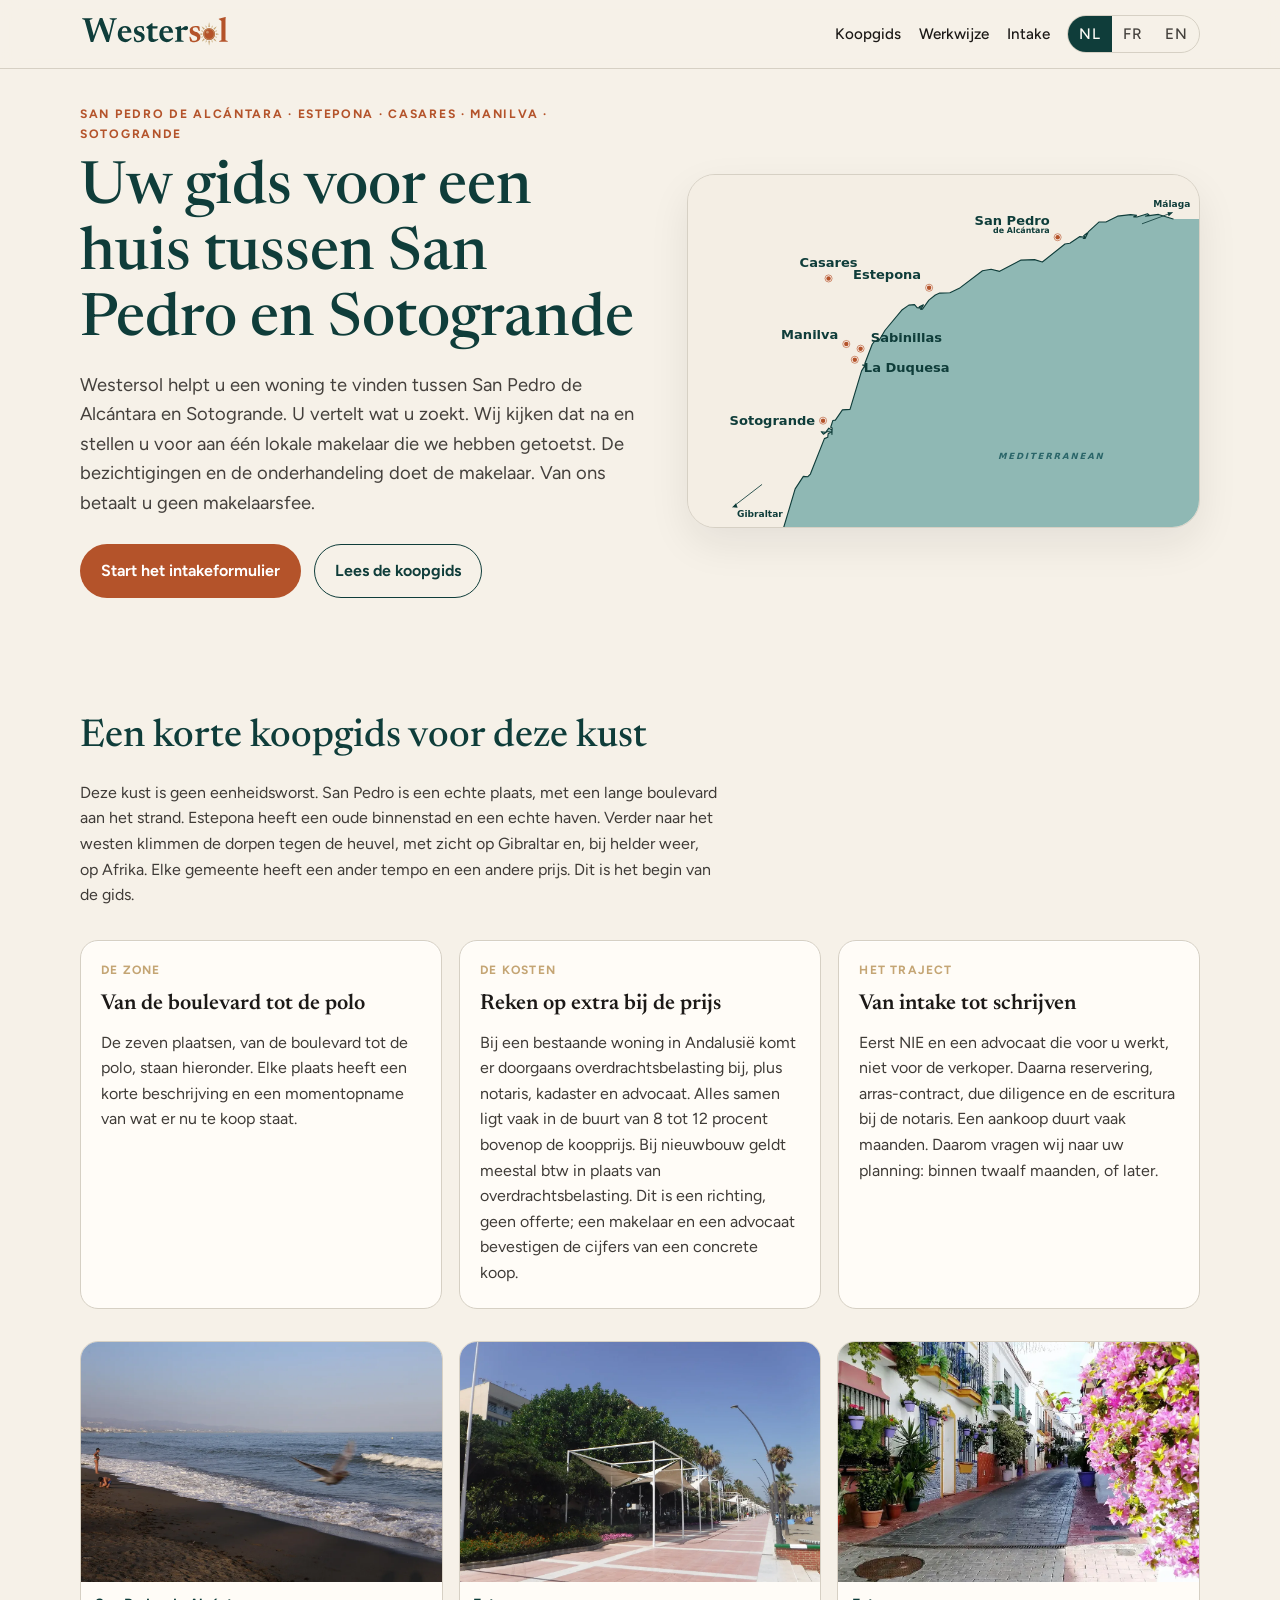
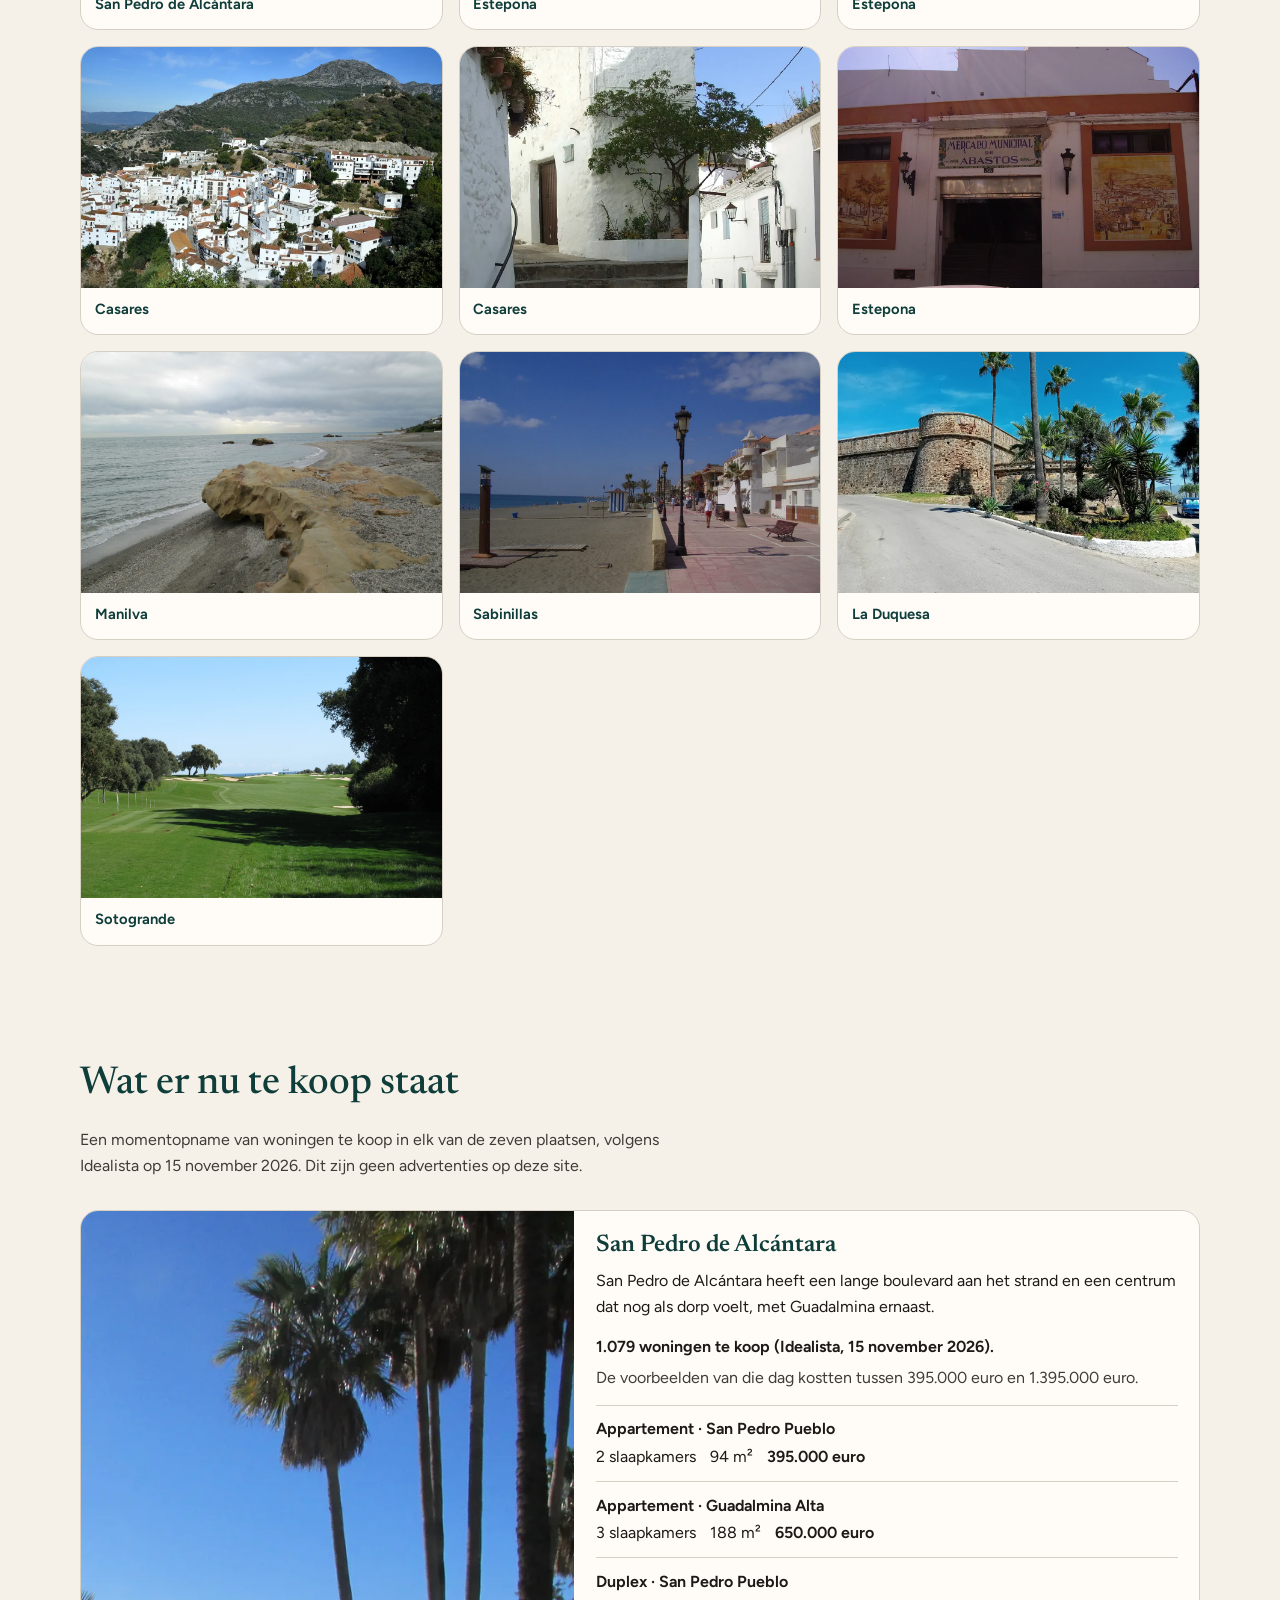
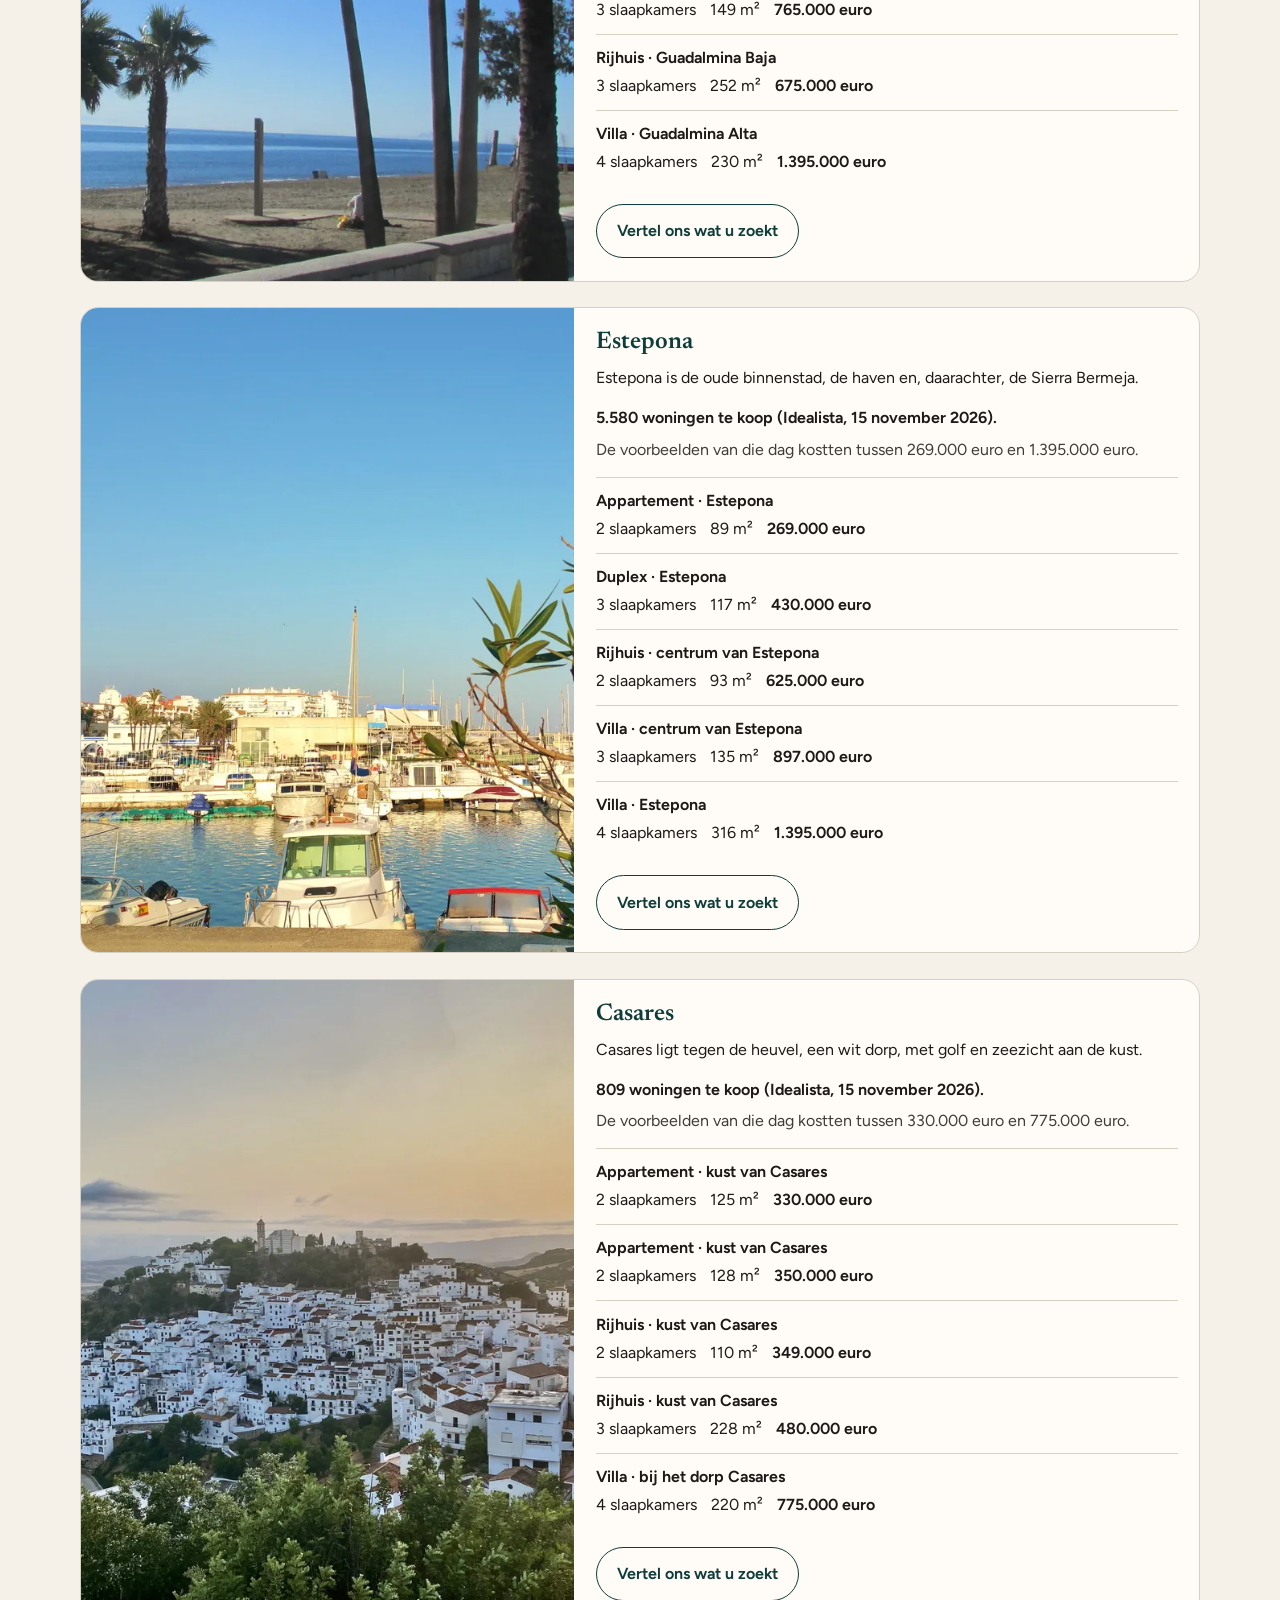
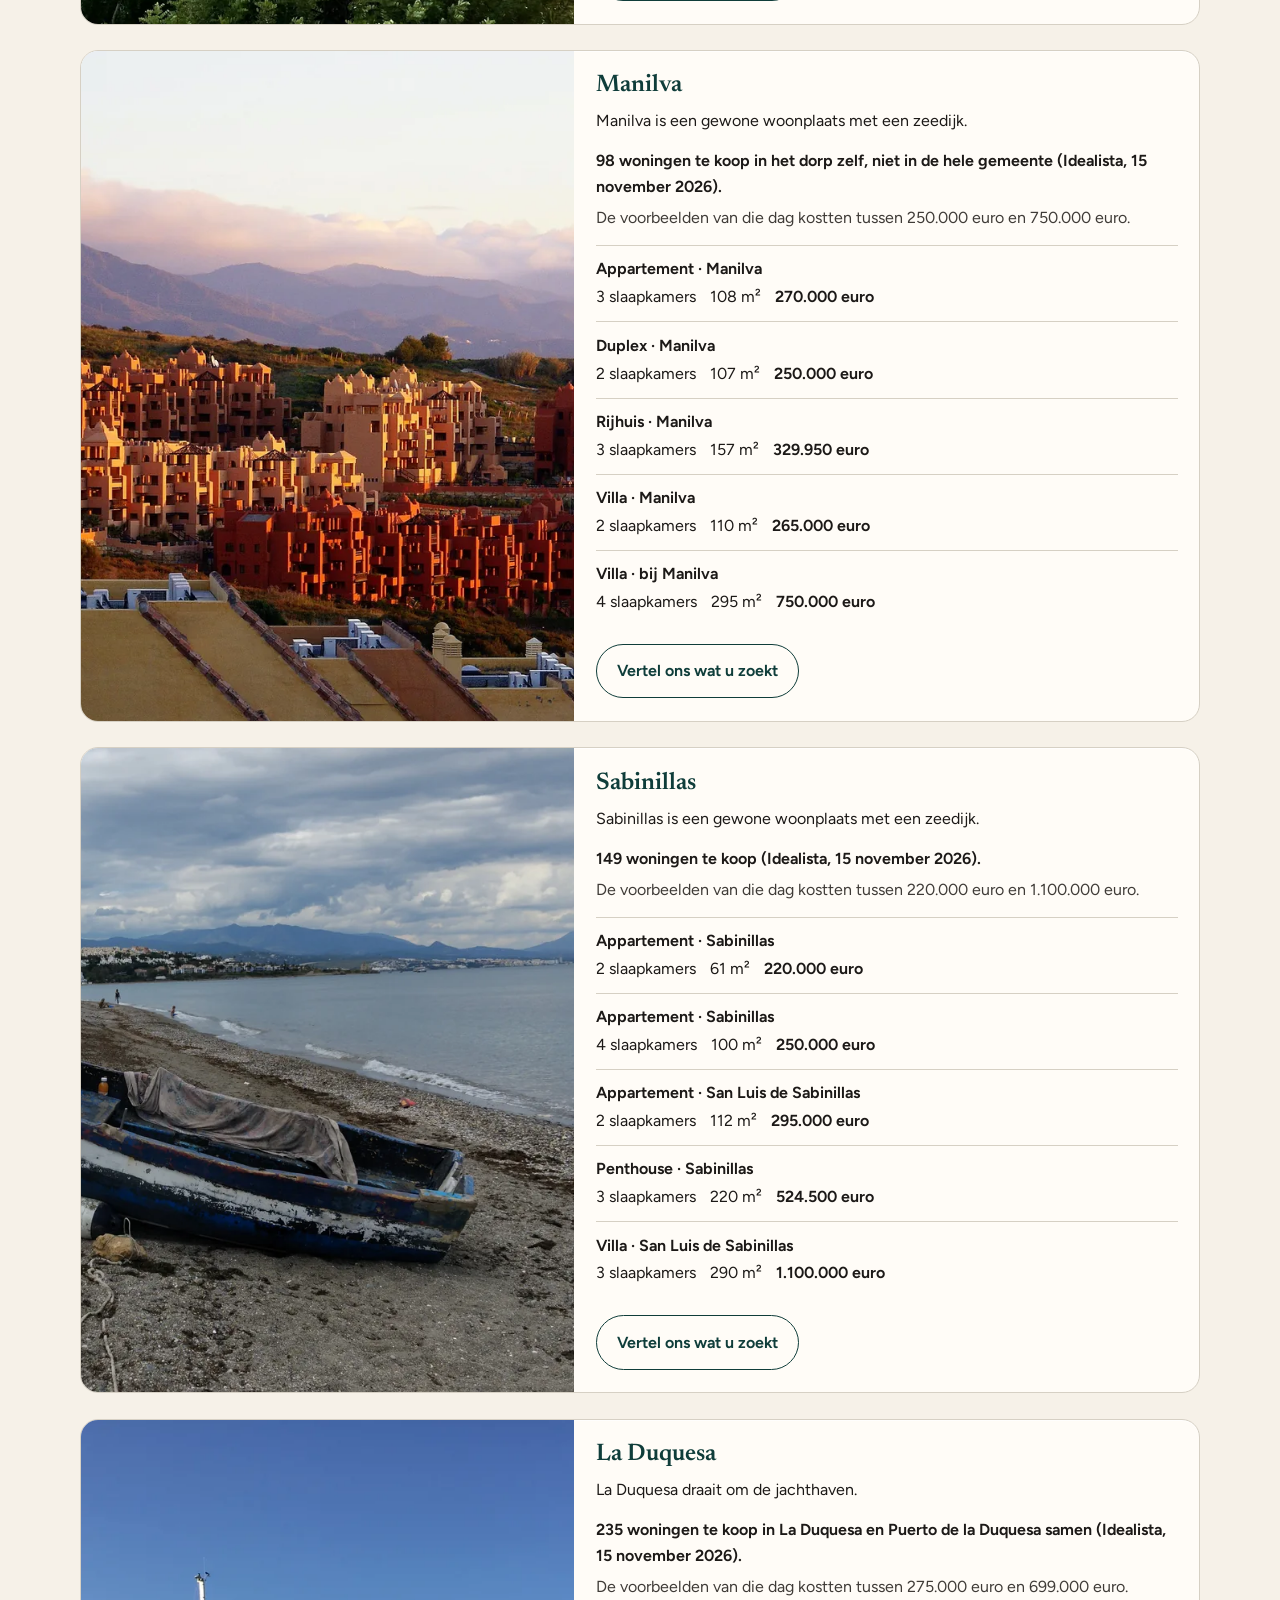
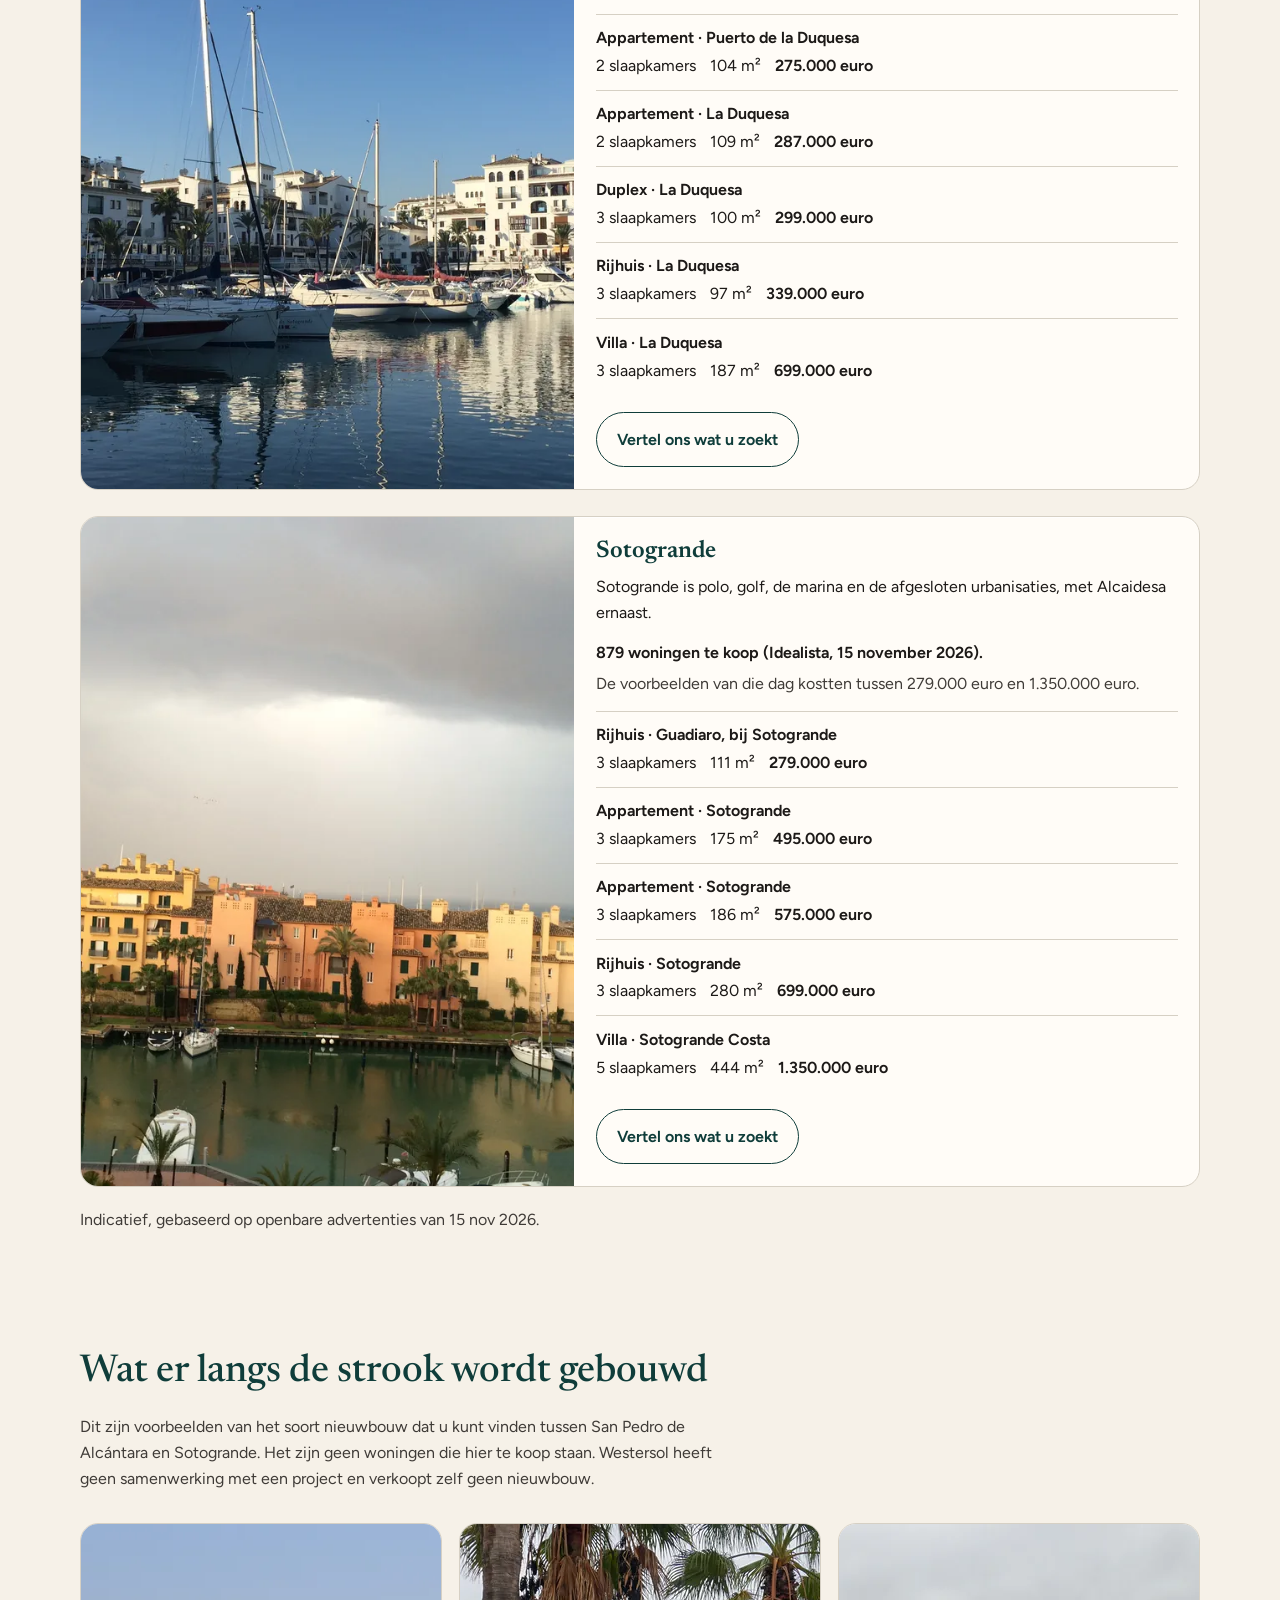
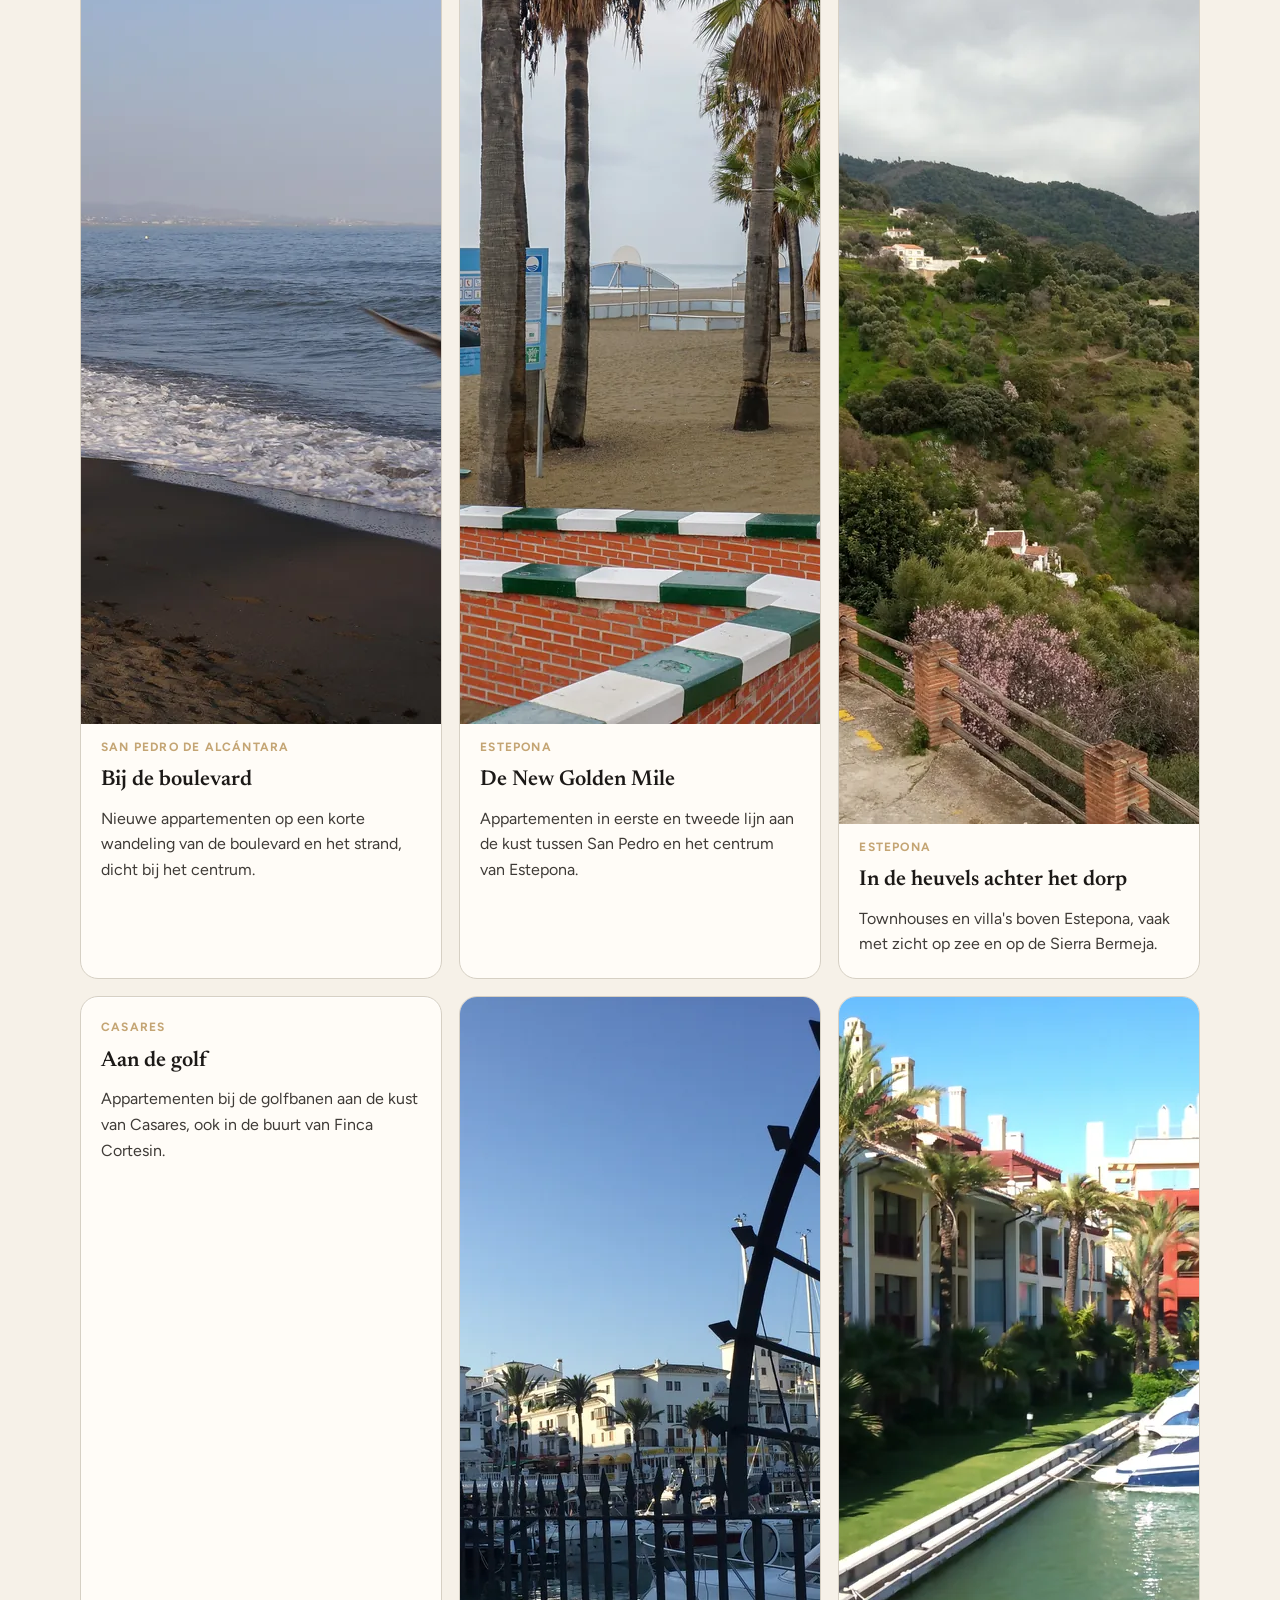
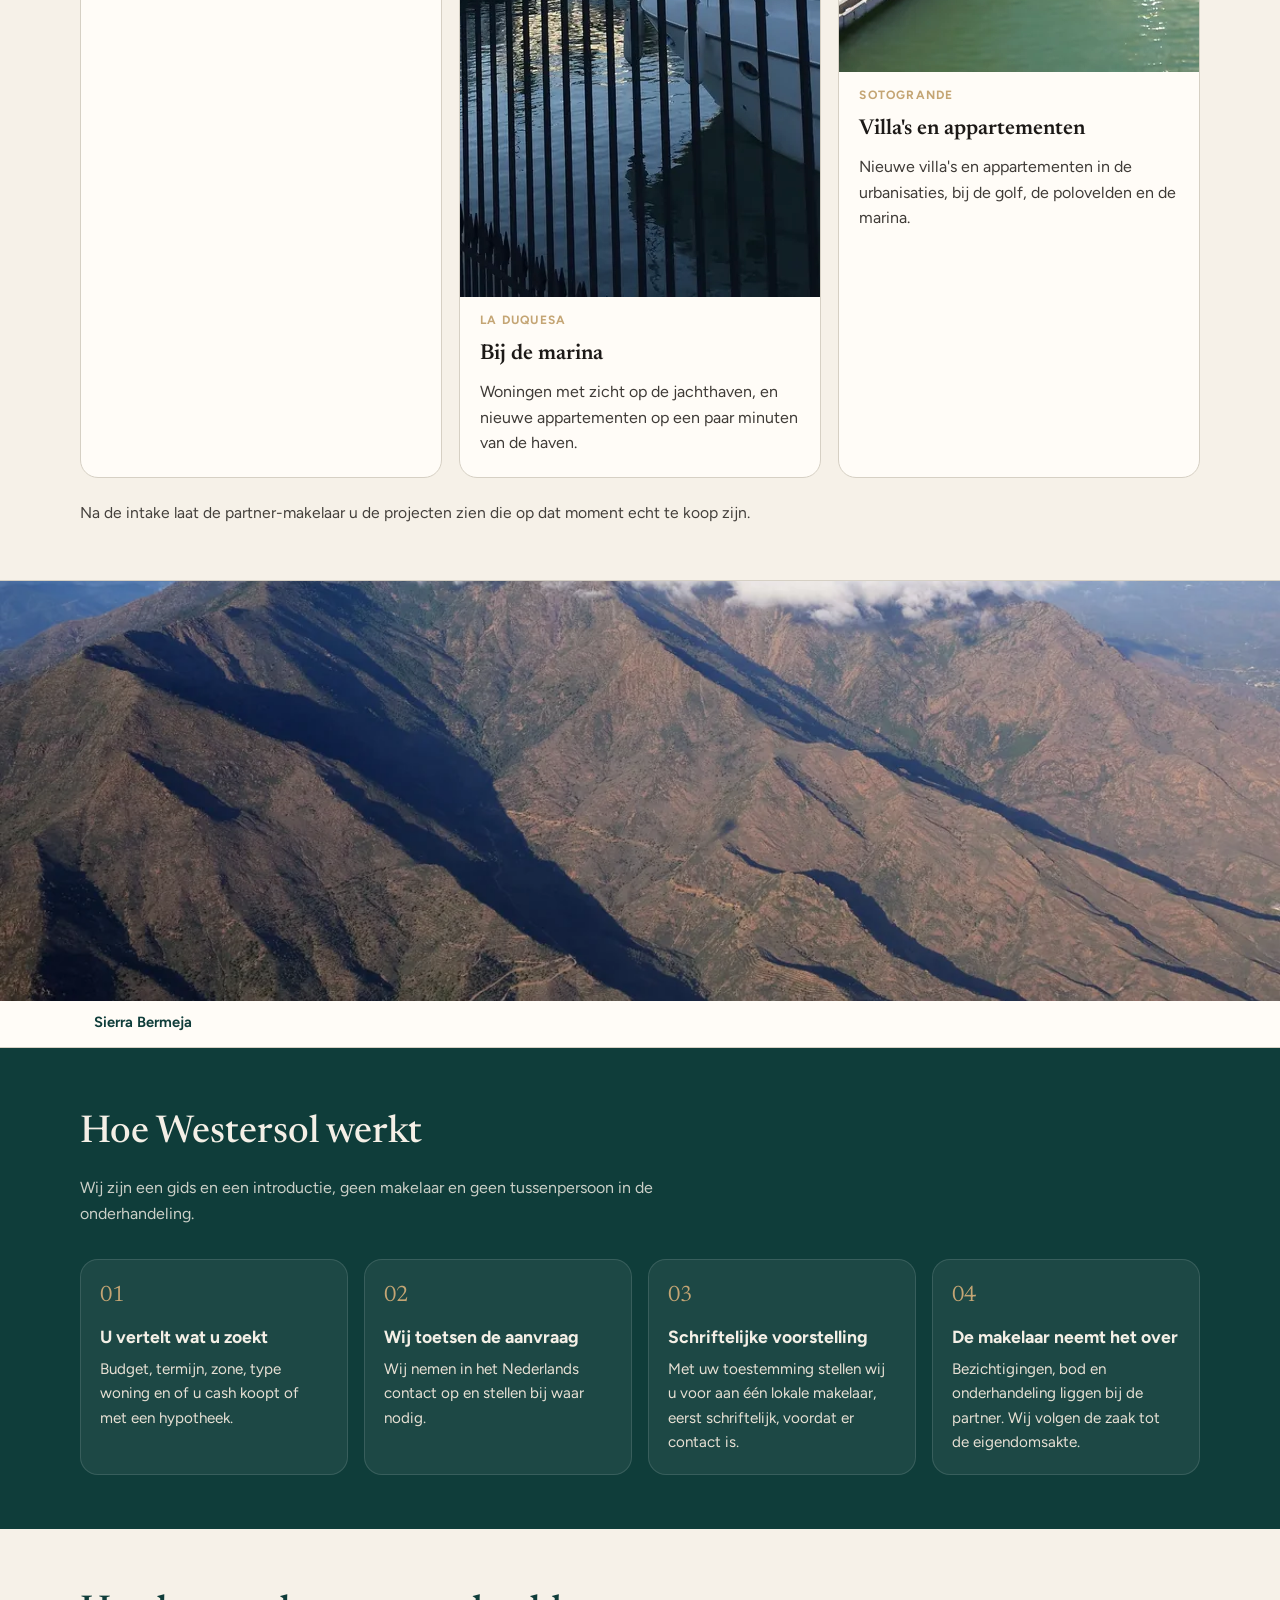
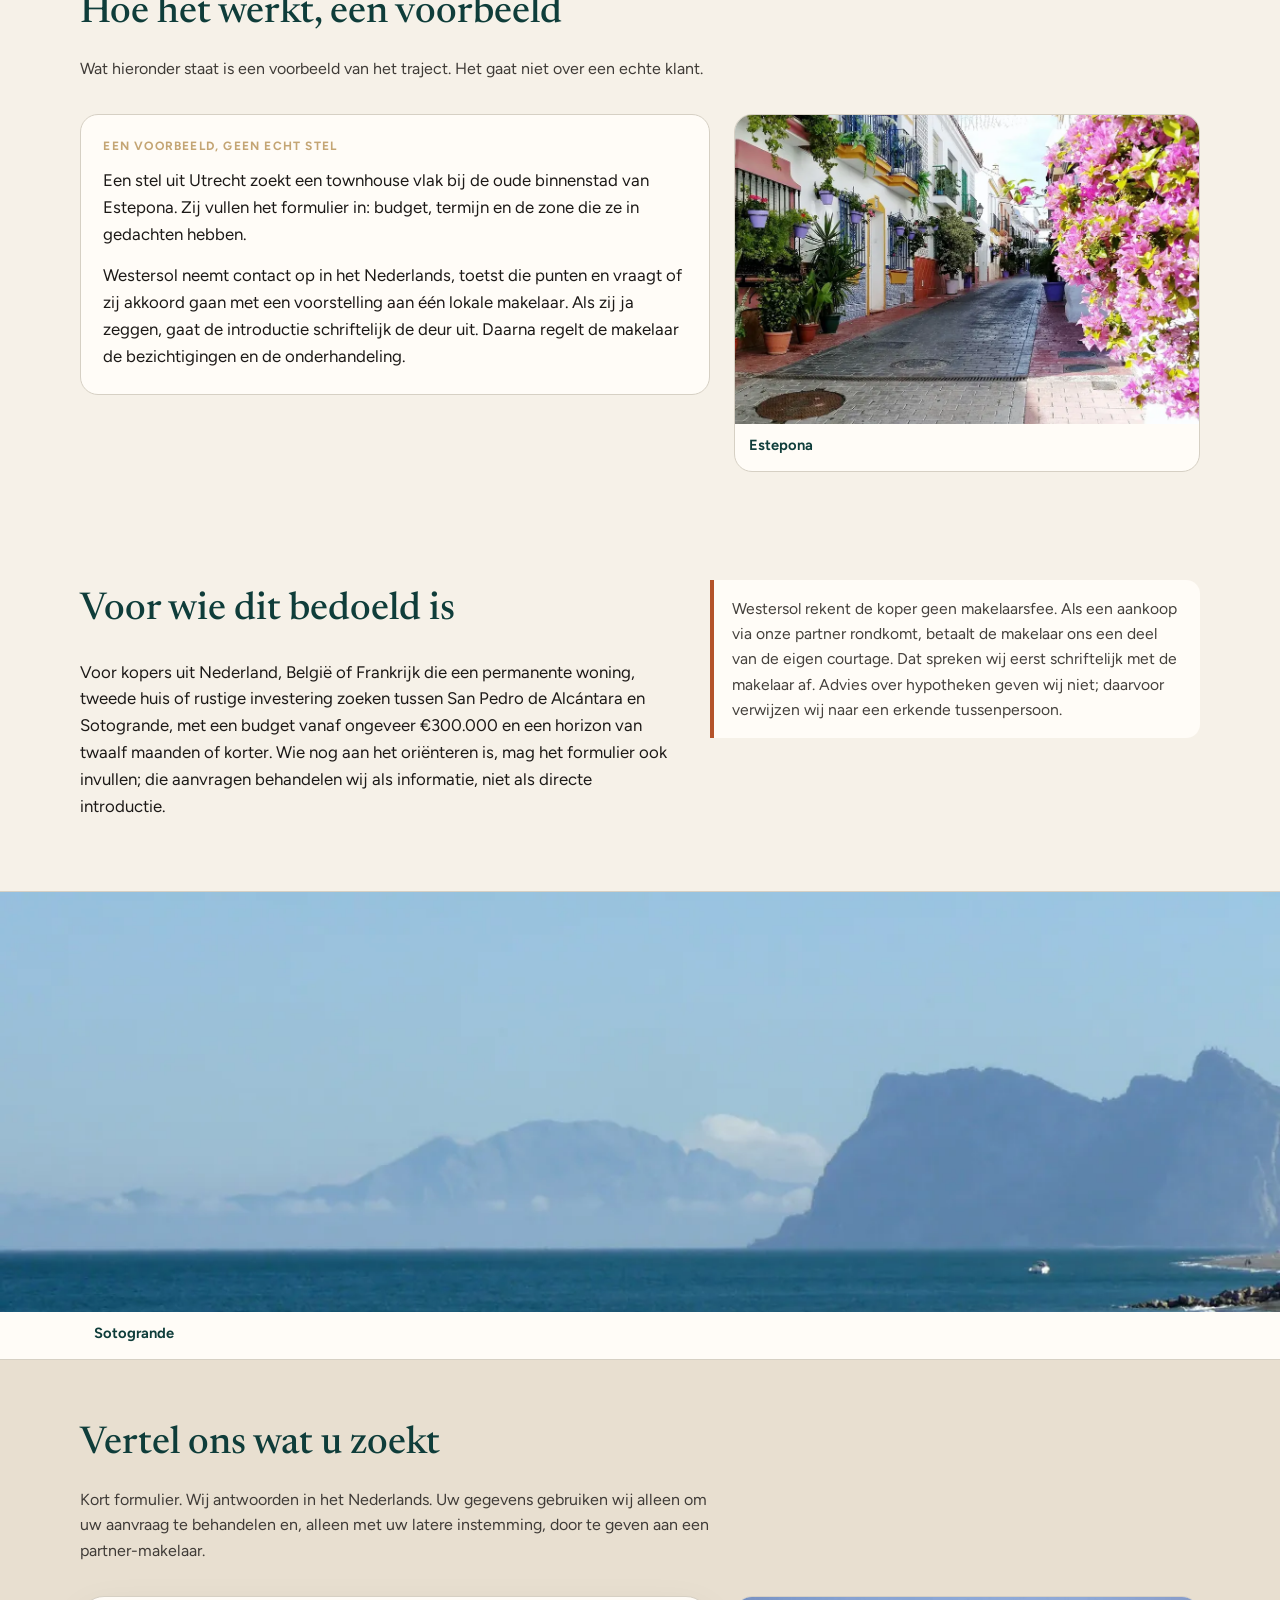
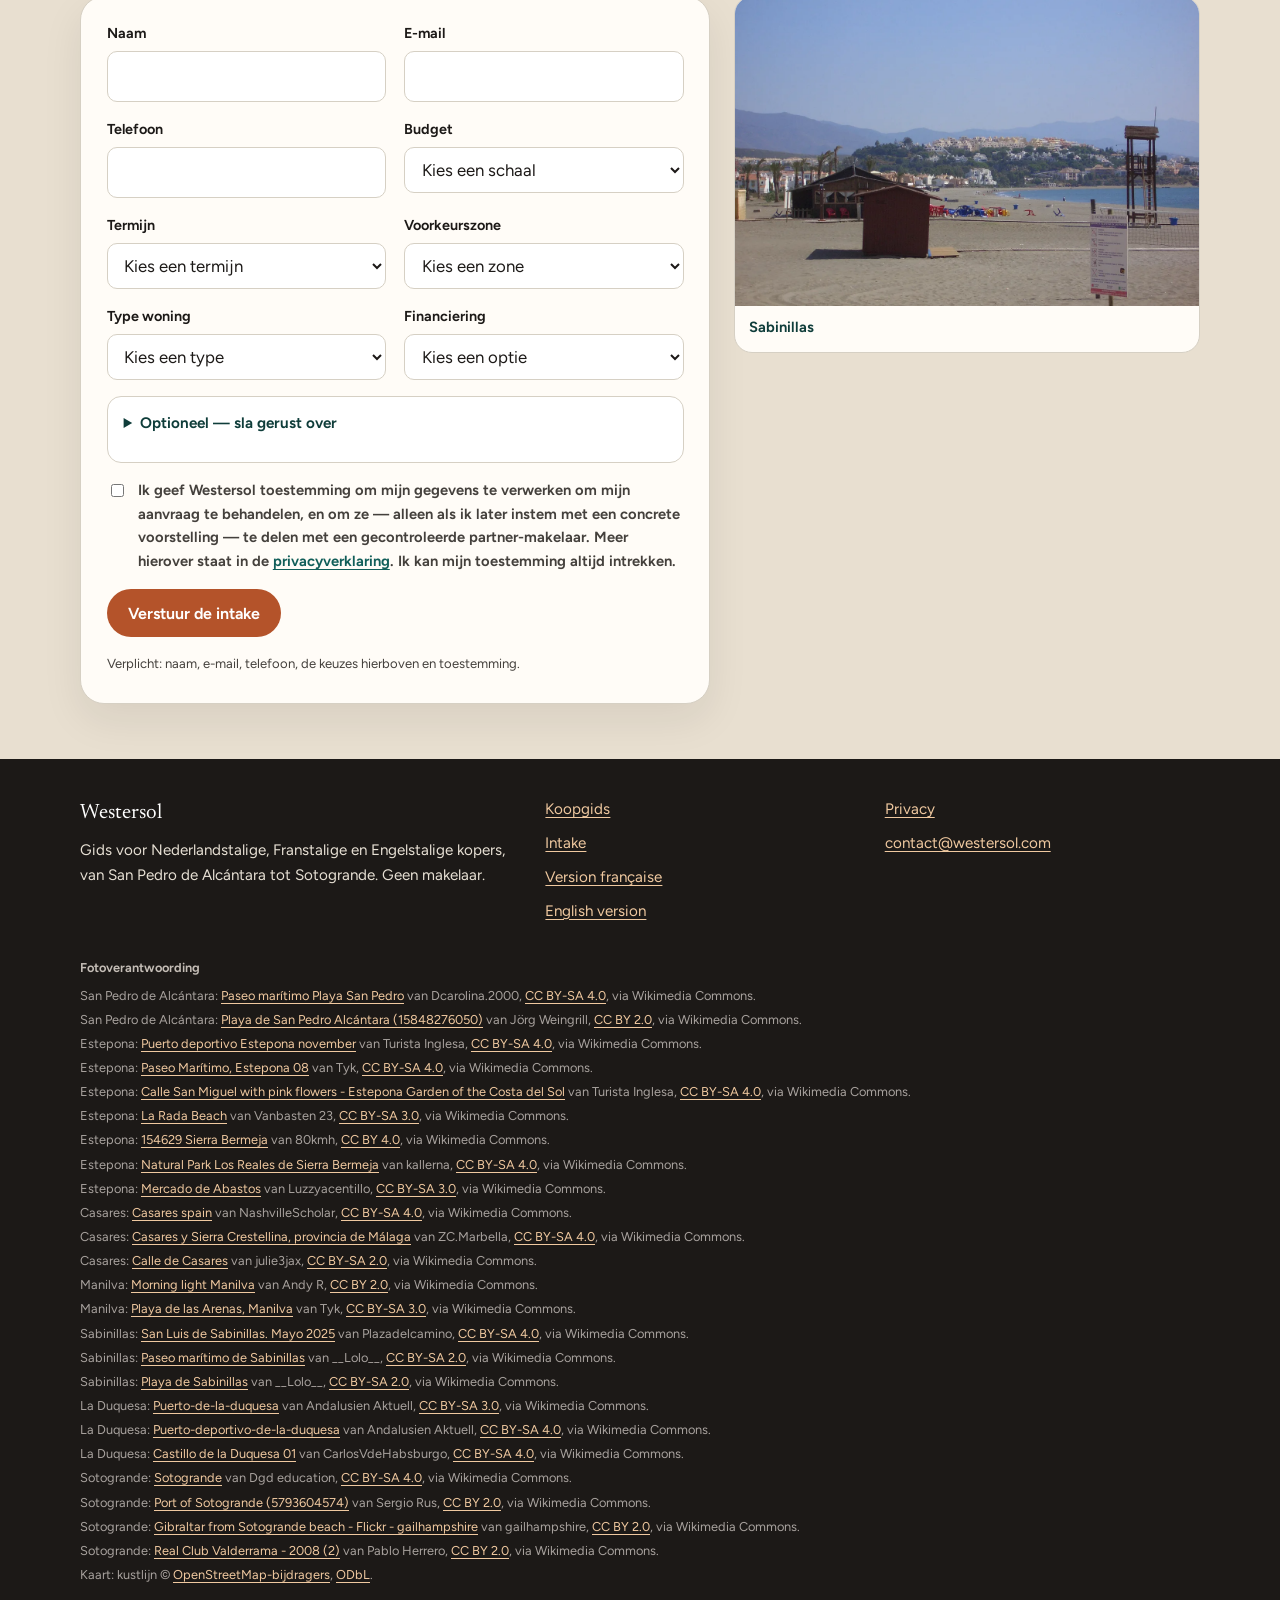
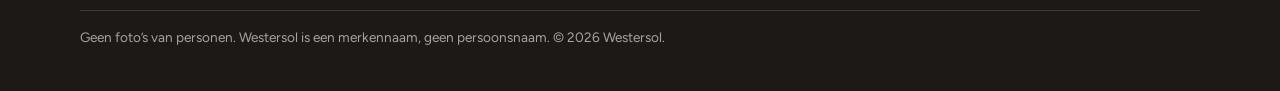
<file: nl/index.html>
<!DOCTYPE html>
<html lang="nl">
<head>
  <meta charset="utf-8">
  <meta name="robots" content="noindex">
  <meta name="viewport" content="width=device-width, initial-scale=1">
  <title>Westersol: gids voor een huis tussen San Pedro de Alcántara en Sotogrande</title>
  <meta name="description" content="Een gids, geen makelaar, voor wie een woning zoekt tussen San Pedro de Alcántara en Sotogrande. Kort formulier, daarna voorstelling aan één lokale makelaar.">
  <meta property="og:title" content="Westersol: gids voor een huis tussen San Pedro de Alcántara en Sotogrande">
  <meta property="og:description" content="Een gids, geen makelaar, voor wie een woning zoekt tussen San Pedro de Alcántara en Sotogrande. Kort formulier, daarna voorstelling aan één lokale makelaar.">
  <meta property="og:type" content="website">
  <meta property="og:url" content="https://westersol.com/nl/">
  <meta property="og:locale" content="nl_NL">
  <meta property="og:site_name" content="Westersol">
  <link rel="canonical" href="https://westersol.com/nl/">
  <link rel="alternate" hreflang="nl" href="https://westersol.com/nl/">
  <link rel="alternate" hreflang="fr" href="https://westersol.com/fr/">
  <link rel="alternate" hreflang="en" href="https://westersol.com/en/">
  <link rel="alternate" hreflang="x-default" href="https://westersol.com/nl/">
  <link rel="preconnect" href="https://fonts.googleapis.com">
  <link rel="preconnect" href="https://fonts.gstatic.com" crossorigin>
  <link href="https://fonts.googleapis.com/css2?family=Figtree:wght@400;500;600;700&family=Newsreader:opsz,wght@6..72,500;6..72,600&display=swap" rel="stylesheet">
  <link rel="stylesheet" href="../styles.css">
  <link rel="icon" href="../img/logo/icon.svg" type="image/svg+xml">
  <link rel="icon" href="../img/logo/icon-192.png" sizes="192x192" type="image/png">
  <link rel="apple-touch-icon" href="../img/logo/icon-192.png">
</head>
<body>
  <header class="site-header">
    <div class="wrap header-inner">
      <a class="logo" href="./"><img src="../img/logo/wordmark.svg" width="155" height="36" alt="Westersol"></a>
      <nav>
        <a class="hide-sm" href="#gids">Koopgids</a>
        <a class="hide-sm" href="#werkwijze">Werkwijze</a>
        <a href="#intake">Intake</a>
        <div class="lang" role="navigation" aria-label="Taal">
          <a href="../nl/" aria-current="page">NL</a>
          <a href="../fr/">FR</a>
          <a href="../en/">EN</a>
        </div>
      </nav>
    </div>
  </header>

  <main>
    <section class="hero">
      <div class="wrap hero-grid">
        <div>
          <p class="eyebrow">San Pedro de Alcántara · Estepona · Casares · Manilva · Sotogrande</p>
          <h1>Uw gids voor een huis tussen San Pedro en Sotogrande</h1>
          <p class="lead">Westersol helpt u een woning te vinden tussen San Pedro de Alcántara en Sotogrande. U vertelt wat u zoekt. Wij kijken dat na en stellen u voor aan één lokale makelaar die we hebben getoetst. De bezichtigingen en de onderhandeling doet de makelaar. Van ons betaalt u geen makelaarsfee.</p>
          <div class="actions">
            <a class="btn btn-primary" href="#intake">Start het intakeformulier</a>
            <a class="btn btn-ghost" href="#gids">Lees de koopgids</a>
          </div>
        </div>
                <div class="hero-art">
          <img src="../img/map/coast-map.svg" width="900" height="620" alt="Kaart van de westelijke Costa del Sol, met San Pedro de Alcántara, Estepona, Casares, Manilva, Sabinillas, La Duquesa en Sotogrande">
        </div>
      </div>
    </section>

    <section id="gids">
      <div class="wrap">
        <div class="section-head">
          <h2>Een korte koopgids voor deze kust</h2>
          <p>Deze kust is geen eenheidsworst. San Pedro is een echte plaats, met een lange boulevard aan het strand. Estepona heeft een oude binnenstad en een echte haven. Verder naar het westen klimmen de dorpen tegen de heuvel, met zicht op Gibraltar en, bij helder weer, op Afrika. Elke gemeente heeft een ander tempo en een andere prijs. Dit is het begin van de gids.</p>
        </div>
        <div class="cards">
          <article class="card">
            <div class="kicker">De zone</div>
            <h3>Van de boulevard tot de polo</h3>
            <p>De zeven plaatsen, van de boulevard tot de polo, staan hieronder. Elke plaats heeft een korte beschrijving en een momentopname van wat er nu te koop staat.</p>
          </article>
          <article class="card">
            <div class="kicker">De kosten</div>
            <h3>Reken op extra bij de prijs</h3>
            <p>Bij een bestaande woning in Andalusië komt er doorgaans overdrachtsbelasting bij, plus notaris, kadaster en advocaat. Alles samen ligt vaak in de buurt van 8 tot 12 procent bovenop de koopprijs. Bij nieuwbouw geldt meestal btw in plaats van overdrachtsbelasting. Dit is een richting, geen offerte; een makelaar en een advocaat bevestigen de cijfers van een concrete koop.</p>
          </article>
          <article class="card">
            <div class="kicker">Het traject</div>
            <h3>Van intake tot schrijven</h3>
            <p>Eerst NIE en een advocaat die voor u werkt, niet voor de verkoper. Daarna reservering, arras-contract, due diligence en de escritura bij de notaris. Een aankoop duurt vaak maanden. Daarom vragen wij naar uw planning: binnen twaalf maanden, of later.</p>
          </article>
        </div>
        <div class="life-strip" aria-hidden="false">
          <figure class="life-card">
            <img src="../img/life/san-pedro-beach.webp" width="1200" height="800" alt="Het strand en de zee in San Pedro de Alcántara" loading="lazy">
            <figcaption>San Pedro de Alcántara</figcaption>
          </figure>
          <figure class="life-card">
            <img src="../img/life/estepona-promenade.webp" width="1200" height="900" alt="De zeedijk van Estepona" loading="lazy">
            <figcaption>Estepona</figcaption>
          </figure>
          <figure class="life-card">
            <img src="../img/life/estepona-oldtown.webp" width="1200" height="653" alt="Een straat met bloemen in de oude binnenstad van Estepona" loading="lazy">
            <figcaption>Estepona</figcaption>
          </figure>
          <figure class="life-card">
            <img src="../img/life/casares-village.webp" width="1200" height="800" alt="Het witte dorp Casares en de Sierra Crestellina" loading="lazy">
            <figcaption>Casares</figcaption>
          </figure>
          <figure class="life-card">
            <img src="../img/life/casares-street.webp" width="1200" height="800" alt="Een trapstraat in het witte dorp Casares" loading="lazy">
            <figcaption>Casares</figcaption>
          </figure>
          <figure class="life-card">
            <img src="../img/life/estepona-market.webp" width="1200" height="900" alt="De markthal in Estepona" loading="lazy">
            <figcaption>Estepona</figcaption>
          </figure>
          <figure class="life-card">
            <img src="../img/life/manilva-beach.webp" width="1200" height="900" alt="Rotsformaties op het strand van Playa de las Arenas, Manilva" loading="lazy">
            <figcaption>Manilva</figcaption>
          </figure>
          <figure class="life-card">
            <img src="../img/life/sabinillas-promenade.webp" width="1200" height="900" alt="De zeedijk van San Luis de Sabinillas" loading="lazy">
            <figcaption>Sabinillas</figcaption>
          </figure>
          <figure class="life-card">
            <img src="../img/life/la-duquesa-castle.webp" width="1200" height="900" alt="Het kasteel van La Duquesa aan de kust" loading="lazy">
            <figcaption>La Duquesa</figcaption>
          </figure>
          <figure class="life-card">
            <img src="../img/life/sotogrande-golf.webp" width="1200" height="900" alt="Een golfbaan bij Sotogrande, met de zee op de achtergrond" loading="lazy">
            <figcaption>Sotogrande</figcaption>
          </figure>
        </div>
      </div>
    </section>


    <section id="for-sale">
      <div class="wrap">
        <div class="section-head">
          <h2>Wat er nu te koop staat</h2>
          <p>Een momentopname van woningen te koop in elk van de zeven plaatsen, volgens Idealista op 15 november 2026. Dit zijn geen advertenties op deze site.</p>
        </div>
        <div class="sale-list">
        <article class="sale-town" id="sale-san-pedro">
          <figure>
            <img src="../img/towns/san-pedro.webp" width="1200" height="800" alt="De zeedijk en palmbomen in San Pedro de Alcántara" loading="lazy">
            <figcaption>San Pedro de Alcántara</figcaption>
          </figure>
          <div class="sale-body">
            <h3>San Pedro de Alcántara</h3>
            <p class="sale-blurb">San Pedro de Alcántara heeft een lange boulevard aan het strand en een centrum dat nog als dorp voelt, met Guadalmina ernaast.</p>
            <p class="sale-count">1.079 woningen te koop (Idealista, 15 november 2026).</p>
            <p class="sale-range">De voorbeelden van die dag kostten tussen 395.000 euro en 1.395.000 euro.</p>
                        <ul class="sale-examples">
              <li><span class="home-lead">Appartement · San Pedro Pueblo</span><span class="home-specs"><span>2 slaapkamers</span><span>94 m²</span><span class="home-price">395.000 euro</span></span></li>
              <li><span class="home-lead">Appartement · Guadalmina Alta</span><span class="home-specs"><span>3 slaapkamers</span><span>188 m²</span><span class="home-price">650.000 euro</span></span></li>
              <li><span class="home-lead">Duplex · San Pedro Pueblo</span><span class="home-specs"><span>3 slaapkamers</span><span>149 m²</span><span class="home-price">765.000 euro</span></span></li>
              <li><span class="home-lead">Rijhuis · Guadalmina Baja</span><span class="home-specs"><span>3 slaapkamers</span><span>252 m²</span><span class="home-price">675.000 euro</span></span></li>
              <li><span class="home-lead">Villa · Guadalmina Alta</span><span class="home-specs"><span>4 slaapkamers</span><span>230 m²</span><span class="home-price">1.395.000 euro</span></span></li>
            </ul>
            <p class="sale-cta"><a class="btn btn-ghost" href="#intake">Vertel ons wat u zoekt</a></p>
          </div>
        </article>
        <article class="sale-town" id="sale-estepona">
          <figure>
            <img src="../img/towns/estepona.webp" width="1200" height="800" alt="De jachthaven van Estepona" loading="lazy">
            <figcaption>Estepona</figcaption>
          </figure>
          <div class="sale-body">
            <h3>Estepona</h3>
            <p class="sale-blurb">Estepona is de oude binnenstad, de haven en, daarachter, de Sierra Bermeja.</p>
            <p class="sale-count">5.580 woningen te koop (Idealista, 15 november 2026).</p>
            <p class="sale-range">De voorbeelden van die dag kostten tussen 269.000 euro en 1.395.000 euro.</p>
                        <ul class="sale-examples">
              <li><span class="home-lead">Appartement · Estepona</span><span class="home-specs"><span>2 slaapkamers</span><span>89 m²</span><span class="home-price">269.000 euro</span></span></li>
              <li><span class="home-lead">Duplex · Estepona</span><span class="home-specs"><span>3 slaapkamers</span><span>117 m²</span><span class="home-price">430.000 euro</span></span></li>
              <li><span class="home-lead">Rijhuis · centrum van Estepona</span><span class="home-specs"><span>2 slaapkamers</span><span>93 m²</span><span class="home-price">625.000 euro</span></span></li>
              <li><span class="home-lead">Villa · centrum van Estepona</span><span class="home-specs"><span>3 slaapkamers</span><span>135 m²</span><span class="home-price">897.000 euro</span></span></li>
              <li><span class="home-lead">Villa · Estepona</span><span class="home-specs"><span>4 slaapkamers</span><span>316 m²</span><span class="home-price">1.395.000 euro</span></span></li>
            </ul>
            <p class="sale-cta"><a class="btn btn-ghost" href="#intake">Vertel ons wat u zoekt</a></p>
          </div>
        </article>
        <article class="sale-town" id="sale-casares">
          <figure>
            <img src="../img/towns/casares.webp" width="1200" height="800" alt="Het witte dorp Casares op de heuvel" loading="lazy">
            <figcaption>Casares</figcaption>
          </figure>
          <div class="sale-body">
            <h3>Casares</h3>
            <p class="sale-blurb">Casares ligt tegen de heuvel, een wit dorp, met golf en zeezicht aan de kust.</p>
            <p class="sale-count">809 woningen te koop (Idealista, 15 november 2026).</p>
            <p class="sale-range">De voorbeelden van die dag kostten tussen 330.000 euro en 775.000 euro.</p>
                        <ul class="sale-examples">
              <li><span class="home-lead">Appartement · kust van Casares</span><span class="home-specs"><span>2 slaapkamers</span><span>125 m²</span><span class="home-price">330.000 euro</span></span></li>
              <li><span class="home-lead">Appartement · kust van Casares</span><span class="home-specs"><span>2 slaapkamers</span><span>128 m²</span><span class="home-price">350.000 euro</span></span></li>
              <li><span class="home-lead">Rijhuis · kust van Casares</span><span class="home-specs"><span>2 slaapkamers</span><span>110 m²</span><span class="home-price">349.000 euro</span></span></li>
              <li><span class="home-lead">Rijhuis · kust van Casares</span><span class="home-specs"><span>3 slaapkamers</span><span>228 m²</span><span class="home-price">480.000 euro</span></span></li>
              <li><span class="home-lead">Villa · bij het dorp Casares</span><span class="home-specs"><span>4 slaapkamers</span><span>220 m²</span><span class="home-price">775.000 euro</span></span></li>
            </ul>
            <p class="sale-cta"><a class="btn btn-ghost" href="#intake">Vertel ons wat u zoekt</a></p>
          </div>
        </article>
        <article class="sale-town" id="sale-manilva">
          <figure>
            <img src="../img/towns/manilva.webp" width="1200" height="800" alt="Woonwijken in de heuvels van Manilva in het ochtendlicht" loading="lazy">
            <figcaption>Manilva</figcaption>
          </figure>
          <div class="sale-body">
            <h3>Manilva</h3>
            <p class="sale-blurb">Manilva is een gewone woonplaats met een zeedijk.</p>
            <p class="sale-count">98 woningen te koop in het dorp zelf, niet in de hele gemeente (Idealista, 15 november 2026).</p>
            <p class="sale-range">De voorbeelden van die dag kostten tussen 250.000 euro en 750.000 euro.</p>
                        <ul class="sale-examples">
              <li><span class="home-lead">Appartement · Manilva</span><span class="home-specs"><span>3 slaapkamers</span><span>108 m²</span><span class="home-price">270.000 euro</span></span></li>
              <li><span class="home-lead">Duplex · Manilva</span><span class="home-specs"><span>2 slaapkamers</span><span>107 m²</span><span class="home-price">250.000 euro</span></span></li>
              <li><span class="home-lead">Rijhuis · Manilva</span><span class="home-specs"><span>3 slaapkamers</span><span>157 m²</span><span class="home-price">329.950 euro</span></span></li>
              <li><span class="home-lead">Villa · Manilva</span><span class="home-specs"><span>2 slaapkamers</span><span>110 m²</span><span class="home-price">265.000 euro</span></span></li>
              <li><span class="home-lead">Villa · bij Manilva</span><span class="home-specs"><span>4 slaapkamers</span><span>295 m²</span><span class="home-price">750.000 euro</span></span></li>
            </ul>
            <p class="sale-cta"><a class="btn btn-ghost" href="#intake">Vertel ons wat u zoekt</a></p>
          </div>
        </article>
        <article class="sale-town" id="sale-sabinillas">
          <figure>
            <img src="../img/towns/sabinillas.webp" width="1200" height="800" alt="Een vissersboot op het strand van San Luis de Sabinillas, met de bergen op de achtergrond" loading="lazy">
            <figcaption>Sabinillas</figcaption>
          </figure>
          <div class="sale-body">
            <h3>Sabinillas</h3>
            <p class="sale-blurb">Sabinillas is een gewone woonplaats met een zeedijk.</p>
            <p class="sale-count">149 woningen te koop (Idealista, 15 november 2026).</p>
            <p class="sale-range">De voorbeelden van die dag kostten tussen 220.000 euro en 1.100.000 euro.</p>
                        <ul class="sale-examples">
              <li><span class="home-lead">Appartement · Sabinillas</span><span class="home-specs"><span>2 slaapkamers</span><span>61 m²</span><span class="home-price">220.000 euro</span></span></li>
              <li><span class="home-lead">Appartement · Sabinillas</span><span class="home-specs"><span>4 slaapkamers</span><span>100 m²</span><span class="home-price">250.000 euro</span></span></li>
              <li><span class="home-lead">Appartement · San Luis de Sabinillas</span><span class="home-specs"><span>2 slaapkamers</span><span>112 m²</span><span class="home-price">295.000 euro</span></span></li>
              <li><span class="home-lead">Penthouse · Sabinillas</span><span class="home-specs"><span>3 slaapkamers</span><span>220 m²</span><span class="home-price">524.500 euro</span></span></li>
              <li><span class="home-lead">Villa · San Luis de Sabinillas</span><span class="home-specs"><span>3 slaapkamers</span><span>290 m²</span><span class="home-price">1.100.000 euro</span></span></li>
            </ul>
            <p class="sale-cta"><a class="btn btn-ghost" href="#intake">Vertel ons wat u zoekt</a></p>
          </div>
        </article>
        <article class="sale-town" id="sale-la-duquesa">
          <figure>
            <img src="../img/towns/la-duquesa.webp" width="1200" height="800" alt="De jachthaven van La Duquesa" loading="lazy">
            <figcaption>La Duquesa</figcaption>
          </figure>
          <div class="sale-body">
            <h3>La Duquesa</h3>
            <p class="sale-blurb">La Duquesa draait om de jachthaven.</p>
            <p class="sale-count">235 woningen te koop in La Duquesa en Puerto de la Duquesa samen (Idealista, 15 november 2026).</p>
            <p class="sale-range">De voorbeelden van die dag kostten tussen 275.000 euro en 699.000 euro.</p>
                        <ul class="sale-examples">
              <li><span class="home-lead">Appartement · Puerto de la Duquesa</span><span class="home-specs"><span>2 slaapkamers</span><span>104 m²</span><span class="home-price">275.000 euro</span></span></li>
              <li><span class="home-lead">Appartement · La Duquesa</span><span class="home-specs"><span>2 slaapkamers</span><span>109 m²</span><span class="home-price">287.000 euro</span></span></li>
              <li><span class="home-lead">Duplex · La Duquesa</span><span class="home-specs"><span>3 slaapkamers</span><span>100 m²</span><span class="home-price">299.000 euro</span></span></li>
              <li><span class="home-lead">Rijhuis · La Duquesa</span><span class="home-specs"><span>3 slaapkamers</span><span>97 m²</span><span class="home-price">339.000 euro</span></span></li>
              <li><span class="home-lead">Villa · La Duquesa</span><span class="home-specs"><span>3 slaapkamers</span><span>187 m²</span><span class="home-price">699.000 euro</span></span></li>
            </ul>
            <p class="sale-cta"><a class="btn btn-ghost" href="#intake">Vertel ons wat u zoekt</a></p>
          </div>
        </article>
        <article class="sale-town" id="sale-sotogrande">
          <figure>
            <img src="../img/towns/sotogrande.webp" width="1200" height="800" alt="De jachthaven van Sotogrande" loading="lazy">
            <figcaption>Sotogrande</figcaption>
          </figure>
          <div class="sale-body">
            <h3>Sotogrande</h3>
            <p class="sale-blurb">Sotogrande is polo, golf, de marina en de afgesloten urbanisaties, met Alcaidesa ernaast.</p>
            <p class="sale-count">879 woningen te koop (Idealista, 15 november 2026).</p>
            <p class="sale-range">De voorbeelden van die dag kostten tussen 279.000 euro en 1.350.000 euro.</p>
                        <ul class="sale-examples">
              <li><span class="home-lead">Rijhuis · Guadiaro, bij Sotogrande</span><span class="home-specs"><span>3 slaapkamers</span><span>111 m²</span><span class="home-price">279.000 euro</span></span></li>
              <li><span class="home-lead">Appartement · Sotogrande</span><span class="home-specs"><span>3 slaapkamers</span><span>175 m²</span><span class="home-price">495.000 euro</span></span></li>
              <li><span class="home-lead">Appartement · Sotogrande</span><span class="home-specs"><span>3 slaapkamers</span><span>186 m²</span><span class="home-price">575.000 euro</span></span></li>
              <li><span class="home-lead">Rijhuis · Sotogrande</span><span class="home-specs"><span>3 slaapkamers</span><span>280 m²</span><span class="home-price">699.000 euro</span></span></li>
              <li><span class="home-lead">Villa · Sotogrande Costa</span><span class="home-specs"><span>5 slaapkamers</span><span>444 m²</span><span class="home-price">1.350.000 euro</span></span></li>
            </ul>
            <p class="sale-cta"><a class="btn btn-ghost" href="#intake">Vertel ons wat u zoekt</a></p>
          </div>
        </article>
        </div>
        <p class="sale-note">Indicatief, gebaseerd op openbare advertenties van 15 nov 2026.</p>
      </div>
    </section>

    <section id="building">
      <div class="wrap">
        <div class="section-head">
          <h2>Wat er langs de strook wordt gebouwd</h2>
          <p>Dit zijn voorbeelden van het soort nieuwbouw dat u kunt vinden tussen San Pedro de Alcántara en Sotogrande. Het zijn geen woningen die hier te koop staan. Westersol heeft geen samenwerking met een project en verkoopt zelf geen nieuwbouw.</p>
        </div>
        <div class="build-grid">
          <article class="card has-photo">
            <img src="../img/life/san-pedro-beach.webp" width="1200" height="800" alt="Het strand van San Pedro de Alcántara" loading="lazy">

            <div class="kicker">San Pedro de Alcántara</div>
            <h3>Bij de boulevard</h3>
            <p>Nieuwe appartementen op een korte wandeling van de boulevard en het strand, dicht bij het centrum.</p>
          </article>
          <article class="card has-photo">
            <img src="../img/life/estepona-beach.webp" width="1200" height="800" alt="Strand La Rada in Estepona" loading="lazy">

            <div class="kicker">Estepona</div>
            <h3>De New Golden Mile</h3>
            <p>Appartementen in eerste en tweede lijn aan de kust tussen San Pedro en het centrum van Estepona.</p>
          </article>
          <article class="card has-photo">
            <img src="../img/life/estepona-hills.webp" width="1200" height="900" alt="De heuvels van de Sierra Bermeja achter Estepona" loading="lazy">

            <div class="kicker">Estepona</div>
            <h3>In de heuvels achter het dorp</h3>
            <p>Townhouses en villa's boven Estepona, vaak met zicht op zee en op de Sierra Bermeja.</p>
          </article>
          <article class="card">
            <div class="kicker">Casares</div>
            <h3>Aan de golf</h3>
            <p>Appartementen bij de golfbanen aan de kust van Casares, ook in de buurt van Finca Cortesin.</p>
          </article>
          <article class="card has-photo">
            <img src="../img/life/la-duquesa-marina.webp" width="1200" height="900" alt="De jachthaven van La Duquesa" loading="lazy">

            <div class="kicker">La Duquesa</div>
            <h3>Bij de marina</h3>
            <p>Woningen met zicht op de jachthaven, en nieuwe appartementen op een paar minuten van de haven.</p>
          </article>
          <article class="card has-photo">
            <img src="../img/life/sotogrande-canal.webp" width="1200" height="675" alt="Een gracht en boten in de jachthaven van Sotogrande" loading="lazy">

            <div class="kicker">Sotogrande</div>
            <h3>Villa's en appartementen</h3>
            <p>Nieuwe villa's en appartementen in de urbanisaties, bij de golf, de polovelden en de marina.</p>
          </article>
        </div>
        <p class="build-note">Na de intake laat de partner-makelaar u de projecten zien die op dat moment echt te koop zijn.</p>
      </div>
    </section>

    <figure class="scene-break">
      <img src="../img/life/estepona-mountains.webp" width="1200" height="800" alt="De bergen van de Sierra Bermeja achter Estepona" loading="lazy">
      <figcaption>Sierra Bermeja</figcaption>
    </figure>

    <section class="steps" id="werkwijze">
      <div class="wrap">
        <div class="section-head">
          <h2>Hoe Westersol werkt</h2>
          <p>Wij zijn een gids en een introductie, geen makelaar en geen tussenpersoon in de onderhandeling.</p>
        </div>
        <ol class="step-list">
          <li>
            <h3>U vertelt wat u zoekt</h3>
            <p>Budget, termijn, zone, type woning en of u cash koopt of met een hypotheek.</p>
          </li>
          <li>
            <h3>Wij toetsen de aanvraag</h3>
            <p>Wij nemen in het Nederlands contact op en stellen bij waar nodig.</p>
          </li>
          <li>
            <h3>Schriftelijke voorstelling</h3>
            <p>Met uw toestemming stellen wij u voor aan één lokale makelaar, eerst schriftelijk, voordat er contact is.</p>
          </li>
          <li>
            <h3>De makelaar neemt het over</h3>
            <p>Bezichtigingen, bod en onderhandeling liggen bij de partner. Wij volgen de zaak tot de eigendomsakte.</p>
          </li>
        </ol>
      </div>
    </section>


    <section id="example">
      <div class="wrap">
        <div class="section-head">
          <h2>Hoe het werkt, een voorbeeld</h2>
          <p>Wat hieronder staat is een voorbeeld van het traject. Het gaat niet over een echte klant.</p>
        </div>
        <div class="example-grid">
        <div class="example-story">
          <div class="example-label">Een voorbeeld, geen echt stel</div>
          <p>Een stel uit Utrecht zoekt een townhouse vlak bij de oude binnenstad van Estepona. Zij vullen het formulier in: budget, termijn en de zone die ze in gedachten hebben.</p>
          <p>Westersol neemt contact op in het Nederlands, toetst die punten en vraagt of zij akkoord gaan met een voorstelling aan één lokale makelaar. Als zij ja zeggen, gaat de introductie schriftelijk de deur uit. Daarna regelt de makelaar de bezichtigingen en de onderhandeling.</p>
        </div>
          <figure class="side-photo">
            <img src="../img/life/estepona-oldtown.webp" width="1200" height="653" alt="Een straat met bloemen in de oude binnenstad van Estepona" loading="lazy">
            <figcaption>Estepona</figcaption>
          </figure>
        </div>
      </div>
    </section>

    <!-- Testimonials: verborgen met opzet. Alleen echte woorden van kopers, en alleen met hun toestemming. Westersol heeft nog geen klanten om te citeren. Geen verzonnen reviews. -->
    <section id="testimonials" class="testimonials" hidden>
      <div class="wrap">
        <div class="section-head">
          <h2>Wat kopers zeggen</h2>
          <p>Dit blok blijft leeg tot een echte koper schriftelijk instemt dat wij hun woorden hier mogen gebruiken.</p>
        </div>
      </div>
    </section>

    <section>
      <div class="wrap costs">
        <div>
          <h2>Voor wie dit bedoeld is</h2>
          <p>Voor kopers uit Nederland, België of Frankrijk die een permanente woning, tweede huis of rustige investering zoeken tussen San Pedro de Alcántara en Sotogrande, met een budget vanaf ongeveer €300.000 en een horizon van twaalf maanden of korter. Wie nog aan het oriënteren is, mag het formulier ook invullen; die aanvragen behandelen wij als informatie, niet als directe introductie.</p>
        </div>
        <div class="note">
          Westersol rekent de koper geen makelaarsfee. Als een aankoop via onze partner rondkomt, betaalt de makelaar ons een deel van de eigen courtage. Dat spreken wij eerst schriftelijk met de makelaar af. Advies over hypotheken geven wij niet; daarvoor verwijzen wij naar een erkende tussenpersoon.
        </div>
      </div>
    </section>

    <figure class="scene-break">
      <img src="../img/life/sotogrande-gibraltar.webp" width="1200" height="676" alt="De Rots van Gibraltar, gezien vanaf het strand van Sotogrande" loading="lazy">
      <figcaption>Sotogrande</figcaption>
    </figure>

    <section class="intake" id="intake">
      <div class="wrap">
        <div class="section-head">
          <h2>Vertel ons wat u zoekt</h2>
          <p>Kort formulier. Wij antwoorden in het Nederlands. Uw gegevens gebruiken wij alleen om uw aanvraag te behandelen en, alleen met uw latere instemming, door te geven aan een partner-makelaar.</p>
        </div>
        <div class="intake-layout">
        <div class="form-panel">
          <form id="intake-form" action="https://formsubmit.co/contact@westersol.com" method="post"
            data-need-consent="Vink het toestemmingsvakje aan om verder te gaan."
            data-ok-msg="Dank u. Wij hebben uw intake ontvangen en nemen zo snel mogelijk contact met u op."
            data-err-msg="Het formulier kon niet worden verstuurd. Probeer het later opnieuw, of schrijf naar contact@westersol.com.">
            <input type="hidden" name="lang" value="nl">
            <input type="hidden" name="_subject" value="Westersol lead (NL)">
            <input type="hidden" name="_next" value="https://westersol.com/nl/thanks.html">
            <input type="hidden" name="_template" value="table">
            <input type="hidden" name="_captcha" value="false">
            <div class="hp" aria-hidden="true">
              <label for="honey-nl">Company</label>
              <input id="honey-nl" name="_honey" type="text" tabindex="-1" autocomplete="off">
            </div>
            <div class="field">
              <label for="name-nl">Naam</label>
              <input id="name-nl" name="name" type="text" autocomplete="name" required maxlength="200">
            </div>
            <div class="field">
              <label for="email-nl">E-mail</label>
              <input id="email-nl" name="email" type="email" autocomplete="email" required maxlength="200">
            </div>
            <div class="field">
              <label for="phone-nl">Telefoon</label>
              <input id="phone-nl" name="phone" type="tel" autocomplete="tel" required maxlength="80">
            </div>
            <div class="field">
              <label for="budget-nl">Budget</label>
              <select id="budget-nl" name="budget" required>
                <option value="">Kies een schaal</option>
                <option value="under-300">Tot €300.000</option>
                <option value="300-500">€300.000 – €500.000</option>
                <option value="500-800">€500.000 – €800.000</option>
                <option value="800-1200">€800.000 – €1.200.000</option>
                <option value="over-1200">Meer dan €1.200.000</option>
              </select>
            </div>
            <div class="field">
              <label for="timeframe-nl">Termijn</label>
              <select id="timeframe-nl" name="timeframe" required>
                <option value="">Kies een termijn</option>
                <option value="0-6">Binnen 6 maanden</option>
                <option value="6-12">Binnen 6 tot 12 maanden</option>
                <option value="12-24">Binnen 12 tot 24 maanden</option>
                <option value="exploring">Ik oriënteer me nog</option>
              </select>
            </div>
            <div class="field">
              <label for="area-nl">Voorkeurszone</label>
              <select id="area-nl" name="area" required>
                <option value="">Kies een zone</option>
                                <option value="san-pedro">San Pedro de Alcántara</option>
<option value="estepona">Estepona</option>
                <option value="casares">Casares</option>
                <option value="manilva">Manilva / Sabinillas</option>
                <option value="duquesa">La Duquesa</option>
                <option value="sotogrande">Sotogrande</option>
                <option value="alcaidesa">Alcaidesa / San Roque</option>
                <option value="unsure">Nog niet zeker</option>
              </select>
            </div>
            <div class="field">
              <label for="type-nl">Type woning</label>
              <select id="type-nl" name="type" required>
                <option value="">Kies een type</option>
                <option value="apartment">Appartement</option>
                <option value="penthouse">Penthouse</option>
                <option value="townhouse">Rijtjeshuis / townhouse</option>
                <option value="villa">Villa</option>
                <option value="unsure">Nog niet zeker</option>
              </select>
            </div>
            <div class="field">
              <label for="financing-nl">Financiering</label>
              <select id="financing-nl" name="financing" required>
                <option value="">Kies een optie</option>
                <option value="cash">Cash / eigen middelen</option>
                <option value="mortgage">Hypotheek</option>
                <option value="unsure">Nog niet zeker</option>
              </select>
            </div>
            <details class="pref-block field full">
              <summary>Optioneel — sla gerust over</summary>
              <div class="pref-inner">
                <div class="field full">
                  <span class="pref-label" id="pref-priorities-nl">Wat is voor u het belangrijkst?</span>
                  <div class="checks" role="group" aria-labelledby="pref-priorities-nl">
                    <label><input type="checkbox" name="pref_priorities" value="sea-view"> Zeezicht</label>
                    <label><input type="checkbox" name="pref_priorities" value="quiet"> Rust</label>
                    <label><input type="checkbox" name="pref_priorities" value="walk-to-beach-town"> Te voet naar strand of centrum</label>
                    <label><input type="checkbox" name="pref_priorities" value="golf"> Golf</label>
                    <label><input type="checkbox" name="pref_priorities" value="schools"> Scholen</label>
                    <label><input type="checkbox" name="pref_priorities" value="rental-income"> Verhuurinkomsten</label>
                    <label><input type="checkbox" name="pref_priorities" value="new-build"> Nieuwbouw</label>
                  </div>
                </div>
                <div class="field">
                  <label for="pref-viewing-nl">Wilt u woningen ter plaatse bezichtigen?</label>
                  <select id="pref-viewing-nl" name="pref_viewing">
                    <option value="">Kies desgewenst</option>
                    <option value="yes-trip">Ja, tijdens een reis</option>
                    <option value="video-first">Eerst via video</option>
                    <option value="not-sure">Nog niet zeker</option>
                  </select>
                </div>
                <div class="field">
                  <label for="pref-pool-nl">Zwembad?</label>
                  <select id="pref-pool-nl" name="pref_pool">
                    <option value="">Kies desgewenst</option>
                    <option value="must-have">Moet er zijn</option>
                    <option value="nice-to-have">Graag, maar geen must</option>
                    <option value="not-needed">Niet nodig</option>
                  </select>
                </div>
                <div class="field">
                  <label for="pref-outdoor-nl">Buitenruimte</label>
                  <select id="pref-outdoor-nl" name="pref_outdoor">
                    <option value="">Kies desgewenst</option>
                    <option value="terrace">Terras</option>
                    <option value="garden">Tuin</option>
                    <option value="either">Terras of tuin</option>
                  </select>
                </div>
                <div class="field">
                  <label for="pref-bedrooms-nl">Slaapkamers (minimaal)</label>
                  <input id="pref-bedrooms-nl" name="pref_bedrooms" type="number" min="1" max="10" inputmode="numeric" placeholder="bijv. 2">
                </div>
                <div class="field">
                  <label for="pref-parking-nl">Parkeerplaats of garage</label>
                  <select id="pref-parking-nl" name="pref_parking">
                    <option value="">Kies desgewenst</option>
                    <option value="must-have">Moet er zijn</option>
                    <option value="nice-to-have">Graag, maar geen must</option>
                    <option value="not-needed">Niet nodig</option>
                  </select>
                </div>
                <div class="field full">
                  <span class="pref-heading">Afstanden</span>
                  <span class="pref-label" id="pref-walking-nl">Wat wil je op loopafstand hebben?</span>
                  <div class="checks" role="group" aria-labelledby="pref-walking-nl">
                    <label><input type="checkbox" name="pref_walking" value="beach"> Het strand</label>
                    <label><input type="checkbox" name="pref_walking" value="shops-cafes"> Winkels en cafés</label>
                    <label><input type="checkbox" name="pref_walking" value="restaurants"> Restaurants</label>
                    <label><input type="checkbox" name="pref_walking" value="golf"> Golf</label>
                    <label><input type="checkbox" name="pref_walking" value="town-centre"> Het centrum</label>
                    <label><input type="checkbox" name="pref_walking" value="public-transport"> Openbaar vervoer</label>
                    <label><input type="checkbox" name="pref_walking" value="not-important"> Niet belangrijk</label>
                  </div>
                </div>

                <div class="field">
                  <label for="pref-beach-time-nl">Maximale rijtijd naar het strand</label>
                  <select id="pref-beach-time-nl" name="pref_beach_time">
                    <option value="">Kies desgewenst</option>
                    <option value="walking">Op loopafstand</option>
                    <option value="up-to-10">Maximaal 10 minuten rijden</option>
                    <option value="up-to-20">Maximaal 20 minuten</option>
                    <option value="doesnt-matter">Maakt niet uit</option>
                  </select>
                </div>
                <div class="field">
                  <label for="pref-golf-time-nl">Maximale rijtijd naar een golfbaan</label>
                  <select id="pref-golf-time-nl" name="pref_golf_time">
                    <option value="">Kies desgewenst</option>
                    <option value="walking">Op loopafstand</option>
                    <option value="up-to-10">Maximaal 10 minuten rijden</option>
                    <option value="up-to-20">Maximaal 20 minuten</option>
                    <option value="doesnt-matter">Maakt niet uit</option>
                  </select>
                </div>
                <div class="field">
                  <label for="pref-shops-time-nl">Winkels en restaurants in de buurt</label>
                  <select id="pref-shops-time-nl" name="pref_shops_time">
                    <option value="">Kies desgewenst</option>
                    <option value="walking">Op loopafstand</option>
                    <option value="up-to-10">Maximaal 10 minuten rijden</option>
                    <option value="up-to-20">Maximaal 20 minuten</option>
                    <option value="doesnt-matter">Maakt niet uit</option>
                  </select>
                </div>
                <div class="field">
                  <label for="pref-airport-time-nl">Maximale rijtijd naar de luchthaven van Málaga of Gibraltar</label>
                  <select id="pref-airport-time-nl" name="pref_airport_time">
                    <option value="">Kies desgewenst</option>
                    <option value="up-to-45">Maximaal 45 minuten</option>
                    <option value="up-to-60">Maximaal 60 minuten</option>
                    <option value="up-to-90">Maximaal 90 minuten</option>
                    <option value="doesnt-matter">Maakt niet uit</option>
                  </select>
                </div>
                <div class="field full">
                  <label for="pref-notes-nl">Nog iets anders</label>
                  <textarea id="pref-notes-nl" name="pref_notes" rows="3" maxlength="2000" placeholder="Iets dat wij moeten weten"></textarea>
                </div>
              </div>
            </details>
            <div class="field full">
              <label class="consent" for="consent-nl">
                <input id="consent-nl" name="consent" type="checkbox" value="yes" required>
                <span>Ik geef Westersol toestemming om mijn gegevens te verwerken om mijn aanvraag te behandelen, en om ze — alleen als ik later instem met een concrete voorstelling — te delen met een gecontroleerde partner-makelaar. Meer hierover staat in de <a href="privacy.html">privacyverklaring</a>. Ik kan mijn toestemming altijd intrekken.</span>
              </label>
            </div>
            <p class="form-msg" id="form-msg" role="status"></p>
            <div class="form-actions">
              <button class="btn btn-primary" type="submit">Verstuur de intake</button>
              <span class="hint">Verplicht: naam, e-mail, telefoon, de keuzes hierboven en toestemming.</span>
            </div>
          </form>
        </div>
          <figure class="side-photo">
            <img src="../img/life/sabinillas-beach.webp" width="1200" height="900" alt="Het strand van San Luis de Sabinillas, met het dorp op de achtergrond" loading="lazy">
            <figcaption>Sabinillas</figcaption>
          </figure>
        </div>
      </div>
    </section>
  </main>
  <footer>
    <div class="wrap">
      <div class="foot-grid">
        <div>
          <p class="foot-brand">Westersol</p>
          <p>Gids voor Nederlandstalige, Franstalige en Engelstalige kopers, van San Pedro de Alcántara tot Sotogrande. Geen makelaar.</p>
        </div>
        <div>
          <p><a href="#gids">Koopgids</a></p>
          <p><a href="#intake">Intake</a></p>
          <p><a href="../fr/">Version française</a></p>
          <p><a href="../en/">English version</a></p>
        </div>
        <div>
          <p><a href="privacy.html">Privacy</a></p>
          <p><a href="mailto:contact@westersol.com">contact@westersol.com</a></p>
        </div>
      </div>
      <div class="photo-credits">
        <p>Fotoverantwoording</p>
        <ul>
          <li>San Pedro de Alcántara: <a href="https://commons.wikimedia.org/wiki/File:Paseo_mar%C3%ADtimo_Playa_San_Pedro.jpg">Paseo marítimo Playa San Pedro</a> van Dcarolina.2000, <a href="https://creativecommons.org/licenses/by-sa/4.0/">CC BY-SA 4.0</a>, via Wikimedia Commons.</li>
          <li>San Pedro de Alcántara: <a href="https://commons.wikimedia.org/wiki/File:Playa_de_San_Pedro_Alc%C3%A1ntara_(15848276050).jpg">Playa de San Pedro Alcántara (15848276050)</a> van Jörg Weingrill, <a href="https://creativecommons.org/licenses/by/2.0/">CC BY 2.0</a>, via Wikimedia Commons.</li>
          <li>Estepona: <a href="https://commons.wikimedia.org/wiki/File:Puerto_deportivo_Estepona_november.jpg">Puerto deportivo Estepona november</a> van Turista Inglesa, <a href="https://creativecommons.org/licenses/by-sa/4.0/">CC BY-SA 4.0</a>, via Wikimedia Commons.</li>
          <li>Estepona: <a href="https://commons.wikimedia.org/wiki/File:Paseo_Mar%C3%ADtimo,_Estepona_08.JPG">Paseo Marítimo, Estepona 08</a> van Tyk, <a href="https://creativecommons.org/licenses/by-sa/4.0/">CC BY-SA 4.0</a>, via Wikimedia Commons.</li>
          <li>Estepona: <a href="https://commons.wikimedia.org/wiki/File:Calle_San_Miguel_with_pink_flowers_-_Estepona_Garden_of_the_Costa_del_Sol.jpg">Calle San Miguel with pink flowers - Estepona Garden of the Costa del Sol</a> van Turista Inglesa, <a href="https://creativecommons.org/licenses/by-sa/4.0/">CC BY-SA 4.0</a>, via Wikimedia Commons.</li>
          <li>Estepona: <a href="https://commons.wikimedia.org/wiki/File:La_Rada_Beach.jpg">La Rada Beach</a> van Vanbasten 23, <a href="https://creativecommons.org/licenses/by-sa/3.0/">CC BY-SA 3.0</a>, via Wikimedia Commons.</li>
          <li>Estepona: <a href="https://commons.wikimedia.org/wiki/File:154629_Sierra_Bermeja.jpg">154629 Sierra Bermeja</a> van 80kmh, <a href="https://creativecommons.org/licenses/by/4.0/">CC BY 4.0</a>, via Wikimedia Commons.</li>
          <li>Estepona: <a href="https://commons.wikimedia.org/wiki/File:Natural_Park_Los_Reales_de_Sierra_Bermeja.jpg">Natural Park Los Reales de Sierra Bermeja</a> van kallerna, <a href="https://creativecommons.org/licenses/by-sa/4.0/">CC BY-SA 4.0</a>, via Wikimedia Commons.</li>
          <li>Estepona: <a href="https://commons.wikimedia.org/wiki/File:Mercado_de_Abastos.jpg">Mercado de Abastos</a> van Luzzyacentillo, <a href="https://creativecommons.org/licenses/by-sa/3.0/">CC BY-SA 3.0</a>, via Wikimedia Commons.</li>
          <li>Casares: <a href="https://commons.wikimedia.org/wiki/File:Casares_spain.jpg">Casares spain</a> van NashvilleScholar, <a href="https://creativecommons.org/licenses/by-sa/4.0/">CC BY-SA 4.0</a>, via Wikimedia Commons.</li>
          <li>Casares: <a href="https://commons.wikimedia.org/wiki/File:Casares_y_Sierra_Crestellina,_provincia_de_M%C3%A1laga.jpg">Casares y Sierra Crestellina, provincia de Málaga</a> van ZC.Marbella, <a href="https://creativecommons.org/licenses/by-sa/4.0/">CC BY-SA 4.0</a>, via Wikimedia Commons.</li>
          <li>Casares: <a href="https://commons.wikimedia.org/wiki/File:Calle_de_Casares.jpg">Calle de Casares</a> van julie3jax, <a href="https://creativecommons.org/licenses/by-sa/2.0/">CC BY-SA 2.0</a>, via Wikimedia Commons.</li>
          <li>Manilva: <a href="https://commons.wikimedia.org/wiki/File:Morning_light_Manilva.jpg">Morning light Manilva</a> van Andy R, <a href="https://creativecommons.org/licenses/by/2.0/">CC BY 2.0</a>, via Wikimedia Commons.</li>
          <li>Manilva: <a href="https://commons.wikimedia.org/wiki/File:Playa_de_las_Arenas,_Manilva.jpg">Playa de las Arenas, Manilva</a> van Tyk, <a href="https://creativecommons.org/licenses/by-sa/3.0/">CC BY-SA 3.0</a>, via Wikimedia Commons.</li>
          <li>Sabinillas: <a href="https://commons.wikimedia.org/wiki/File:San_Luis_de_Sabinillas._Mayo_2025.jpg">San Luis de Sabinillas. Mayo 2025</a> van Plazadelcamino, <a href="https://creativecommons.org/licenses/by-sa/4.0/">CC BY-SA 4.0</a>, via Wikimedia Commons.</li>
          <li>Sabinillas: <a href="https://commons.wikimedia.org/wiki/File:Paseo_mar%C3%ADtimo_de_Sabinillas.jpg">Paseo marítimo de Sabinillas</a> van __Lolo__, <a href="https://creativecommons.org/licenses/by-sa/2.0/">CC BY-SA 2.0</a>, via Wikimedia Commons.</li>
          <li>Sabinillas: <a href="https://commons.wikimedia.org/wiki/File:Playa_de_Sabinillas.jpg">Playa de Sabinillas</a> van __Lolo__, <a href="https://creativecommons.org/licenses/by-sa/2.0/">CC BY-SA 2.0</a>, via Wikimedia Commons.</li>
          <li>La Duquesa: <a href="https://commons.wikimedia.org/wiki/File:Puerto-de-la-duquesa.jpg">Puerto-de-la-duquesa</a> van Andalusien Aktuell, <a href="https://creativecommons.org/licenses/by-sa/3.0/">CC BY-SA 3.0</a>, via Wikimedia Commons.</li>
          <li>La Duquesa: <a href="https://commons.wikimedia.org/wiki/File:Puerto-deportivo-de-la-duquesa.jpg">Puerto-deportivo-de-la-duquesa</a> van Andalusien Aktuell, <a href="https://creativecommons.org/licenses/by-sa/4.0/">CC BY-SA 4.0</a>, via Wikimedia Commons.</li>
          <li>La Duquesa: <a href="https://commons.wikimedia.org/wiki/File:Castillo_de_la_Duquesa_01.jpg">Castillo de la Duquesa 01</a> van CarlosVdeHabsburgo, <a href="https://creativecommons.org/licenses/by-sa/4.0/">CC BY-SA 4.0</a>, via Wikimedia Commons.</li>
          <li>Sotogrande: <a href="https://commons.wikimedia.org/wiki/File:Sotogrande.jpg">Sotogrande</a> van Dgd education, <a href="https://creativecommons.org/licenses/by-sa/4.0/">CC BY-SA 4.0</a>, via Wikimedia Commons.</li>
          <li>Sotogrande: <a href="https://commons.wikimedia.org/wiki/File:Port_of_Sotogrande_(5793604574).jpg">Port of Sotogrande (5793604574)</a> van Sergio Rus, <a href="https://creativecommons.org/licenses/by/2.0/">CC BY 2.0</a>, via Wikimedia Commons.</li>
          <li>Sotogrande: <a href="https://commons.wikimedia.org/wiki/File:Gibraltar_from_Sotogrande_beach_-_Flickr_-_gailhampshire.jpg">Gibraltar from Sotogrande beach - Flickr - gailhampshire</a> van gailhampshire, <a href="https://creativecommons.org/licenses/by/2.0/">CC BY 2.0</a>, via Wikimedia Commons.</li>
          <li>Sotogrande: <a href="https://commons.wikimedia.org/wiki/File:Real_Club_Valderrama_-_2008_(2).jpg">Real Club Valderrama - 2008 (2)</a> van Pablo Herrero, <a href="https://creativecommons.org/licenses/by/2.0/">CC BY 2.0</a>, via Wikimedia Commons.</li>
          <li>Kaart: kustlijn © <a href="https://www.openstreetmap.org/copyright">OpenStreetMap-bijdragers</a>, <a href="https://opendatacommons.org/licenses/odbl/">ODbL</a>.</li>
        </ul>
      </div>
      <p class="legal">Geen foto’s van personen. Westersol is een merkennaam, geen persoonsnaam. © 2026 Westersol.</p>
    </div>
  </footer>
  <script src="../script.js"></script>
</body>
</html>
</file>
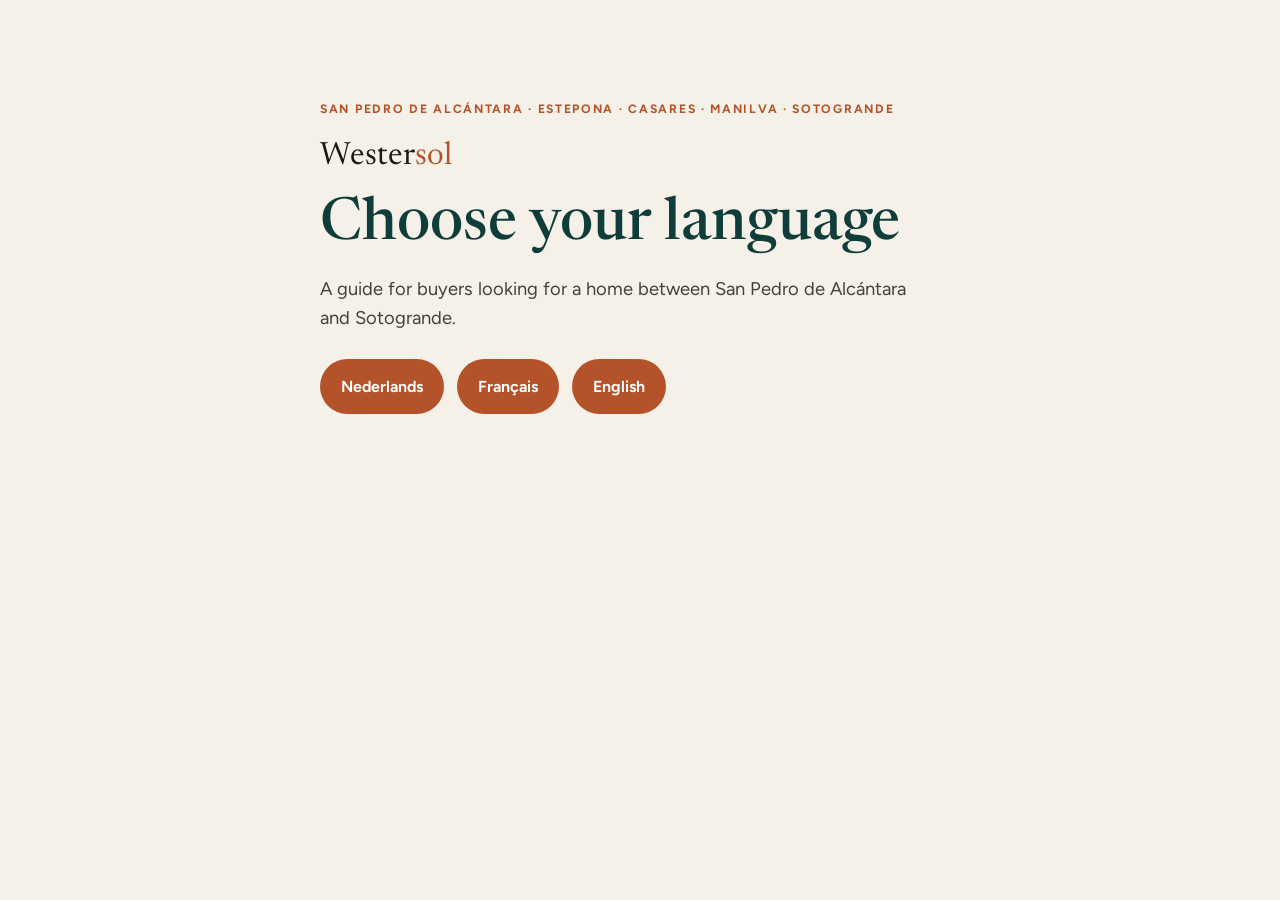
<file: choose.html>
<!DOCTYPE html>
<html lang="en">
<head>
  <meta charset="utf-8">
  <meta name="robots" content="noindex">
  <meta name="viewport" content="width=device-width, initial-scale=1">
  <title>Westersol — choose your language</title>
  <meta name="description" content="Westersol, a guide for buyers looking for a home between San Pedro de Alcántara and Sotogrande. Choose Dutch, French or English.">
  <link rel="canonical" href="https://westersol.com/">
  <link rel="alternate" hreflang="nl" href="https://westersol.com/nl/">
  <link rel="alternate" hreflang="fr" href="https://westersol.com/fr/">
  <link rel="alternate" hreflang="en" href="https://westersol.com/en/">
  <link rel="alternate" hreflang="x-default" href="https://westersol.com/nl/">
  <link rel="preconnect" href="https://fonts.googleapis.com">
  <link rel="preconnect" href="https://fonts.gstatic.com" crossorigin>
  <link href="https://fonts.googleapis.com/css2?family=Figtree:wght@400;500;600;700&family=Newsreader:opsz,wght@6..72,500;6..72,600&display=swap" rel="stylesheet">
  <link rel="stylesheet" href="styles.css">
  <link rel="icon" href="img/logo/icon.svg" type="image/svg+xml">
  <link rel="icon" href="img/logo/icon-192.png" sizes="192x192" type="image/png">
  <link rel="apple-touch-icon" href="img/logo/icon-192.png">
</head>
<body>
  <main>
    <section class="hero">
      <div class="wrap" style="max-width:40rem; padding-top:4rem; padding-bottom:4rem;">
        <p class="eyebrow">San Pedro de Alcántara · Estepona · Casares · Manilva · Sotogrande</p>
        <p class="foot-brand" style="color:inherit; font-size:2rem; margin:0 0 0.6rem;">Wester<span style="color:var(--clay)">sol</span></p>
        <h1>Choose your language</h1>
        <p class="lead">A guide for buyers looking for a home between San Pedro de Alcántara and Sotogrande.</p>
        <div class="actions">
          <a class="btn btn-primary" href="/nl/" lang="nl">Nederlands</a>
          <a class="btn btn-primary" href="/fr/" lang="fr">Français</a>
          <a class="btn btn-primary" href="/en/" lang="en">English</a>
        </div>
      </div>
    </section>
  </main>
</body>
</html>
</file>
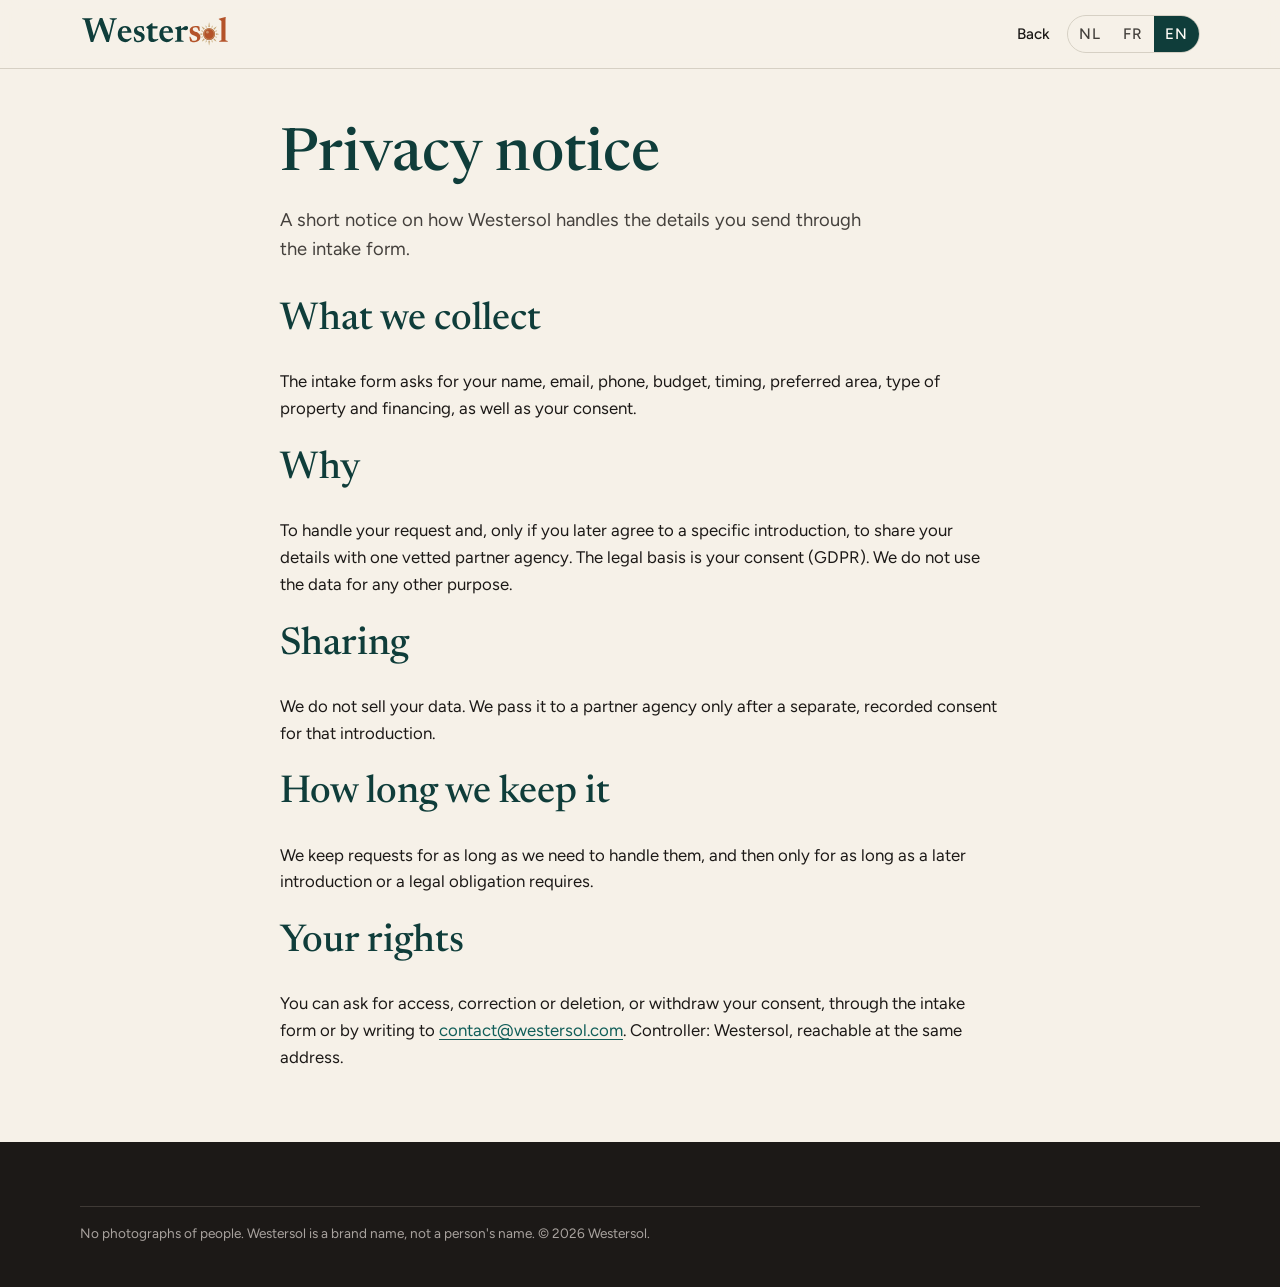
<file: en/privacy.html>
<!DOCTYPE html>
<html lang="en">
<head>
  <meta charset="utf-8">
  <meta name="robots" content="noindex">
  <meta name="viewport" content="width=device-width, initial-scale=1">
  <title>Privacy — Westersol</title>
  <meta name="description" content="A short notice on how Westersol handles the details you send through the intake form.">
  <link rel="canonical" href="https://westersol.com/en/privacy.html">
  <link rel="alternate" hreflang="nl" href="https://westersol.com/nl/privacy.html">
  <link rel="alternate" hreflang="fr" href="https://westersol.com/fr/privacy.html">
  <link rel="alternate" hreflang="en" href="https://westersol.com/en/privacy.html">
  <link rel="alternate" hreflang="x-default" href="https://westersol.com/nl/privacy.html">
  <link rel="preconnect" href="https://fonts.googleapis.com">
  <link rel="preconnect" href="https://fonts.gstatic.com" crossorigin>
  <link href="https://fonts.googleapis.com/css2?family=Figtree:wght@400;500;600;700&family=Newsreader:opsz,wght@6..72,500;6..72,600&display=swap" rel="stylesheet">
  <link rel="stylesheet" href="../styles.css">
  <link rel="icon" href="../img/logo/icon.svg" type="image/svg+xml">
  <link rel="icon" href="../img/logo/icon-192.png" sizes="192x192" type="image/png">
  <link rel="apple-touch-icon" href="../img/logo/icon-192.png">
</head>
<body>
  <header class="site-header">
    <div class="wrap header-inner">
      <a class="logo" href="./"><img src="../img/logo/wordmark.svg" width="155" height="36" alt="Westersol"></a>
      <nav>
        <a href="./">Back</a>
        <div class="lang" role="navigation" aria-label="Language">
          <a href="../nl/privacy.html">NL</a>
          <a href="../fr/privacy.html">FR</a>
          <a href="../en/privacy.html" aria-current="page">EN</a>
        </div>
      </nav>
    </div>
  </header>
  <main>
    <section>
      <div class="wrap" style="max-width:720px">
        <h1>Privacy notice</h1>
        <p class="lead">A short notice on how Westersol handles the details you send through the intake form.</p>
        <h2>What we collect</h2>
        <p>The intake form asks for your name, email, phone, budget, timing, preferred area, type of property and financing, as well as your consent.</p>
        <h2>Why</h2>
        <p>To handle your request and, only if you later agree to a specific introduction, to share your details with one vetted partner agency. The legal basis is your consent (GDPR). We do not use the data for any other purpose.</p>
        <h2>Sharing</h2>
        <p>We do not sell your data. We pass it to a partner agency only after a separate, recorded consent for that introduction.</p>
        <h2>How long we keep it</h2>
        <p>We keep requests for as long as we need to handle them, and then only for as long as a later introduction or a legal obligation requires.</p>
        <h2>Your rights</h2>
        <p>You can ask for access, correction or deletion, or withdraw your consent, through the intake form or by writing to <a href="mailto:contact@westersol.com">contact@westersol.com</a>. Controller: Westersol, reachable at the same address.</p>
      </div>
    </section>
  </main>
  <footer>
    <div class="wrap">
      <p class="legal">No photographs of people. Westersol is a brand name, not a person's name. © 2026 Westersol.</p>
    </div>
  </footer>
</body>
</html>
</file>
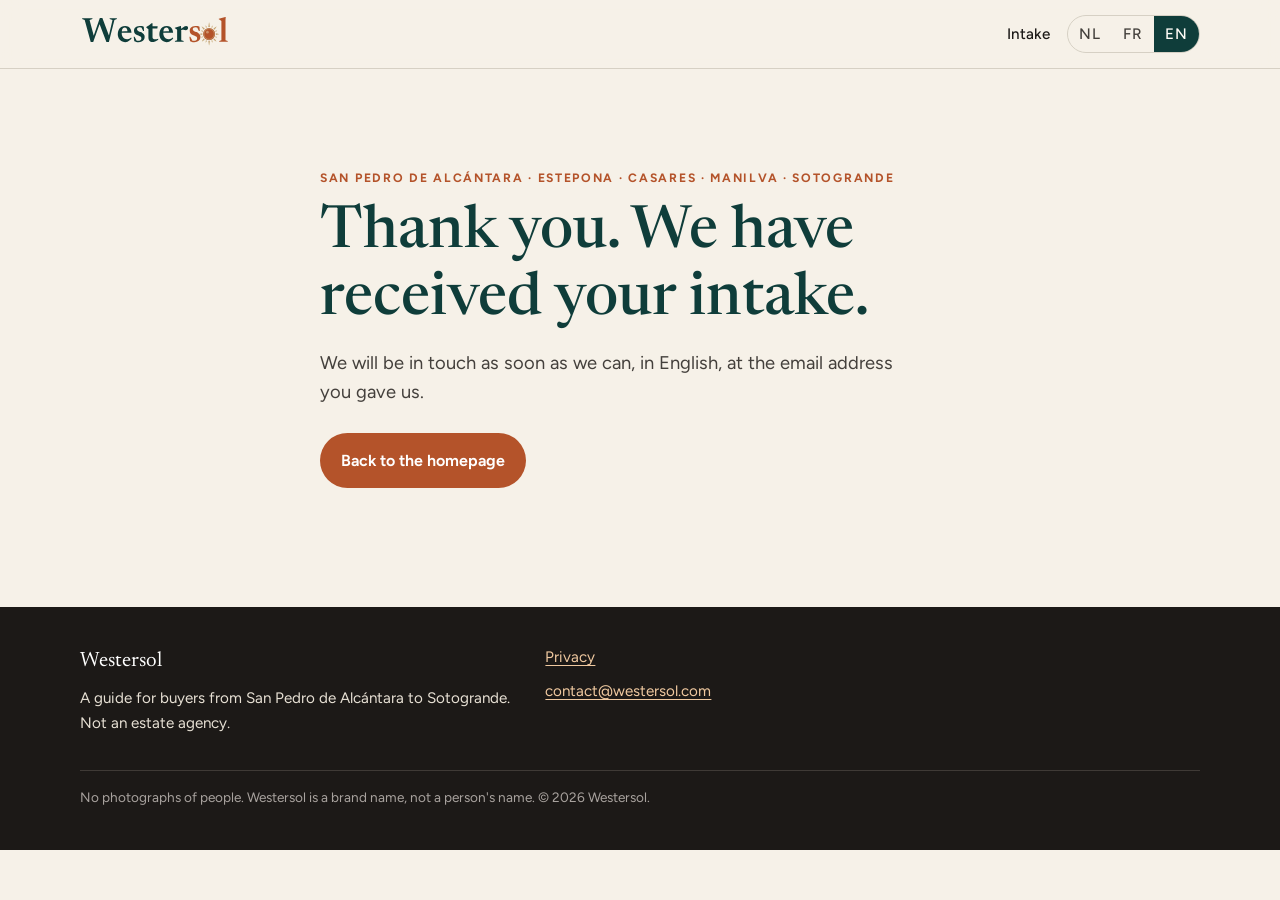
<file: en/thanks.html>
<!DOCTYPE html>
<html lang="en">
<head>
  <meta charset="utf-8">
  <meta name="viewport" content="width=device-width, initial-scale=1">
  <title>Thank you — Westersol</title>
  <meta name="robots" content="noindex, nofollow">
  <link rel="canonical" href="https://westersol.com/en/thanks.html">
  <link rel="preconnect" href="https://fonts.googleapis.com">
  <link rel="preconnect" href="https://fonts.gstatic.com" crossorigin>
  <link href="https://fonts.googleapis.com/css2?family=Figtree:wght@400;500;600;700&family=Newsreader:opsz,wght@6..72,500;6..72,600&display=swap" rel="stylesheet">
  <link rel="stylesheet" href="../styles.css">
  <link rel="icon" href="../img/logo/icon.svg" type="image/svg+xml">
  <link rel="icon" href="../img/logo/icon-192.png" sizes="192x192" type="image/png">
  <link rel="apple-touch-icon" href="../img/logo/icon-192.png">
</head>
<body>
  <header class="site-header">
    <div class="wrap header-inner">
      <a class="logo" href="./"><img src="../img/logo/wordmark.svg" width="155" height="36" alt="Westersol"></a>
      <nav>
        <a href="./#intake">Intake</a>
        <div class="lang" role="navigation" aria-label="Language">
          <a href="../nl/">NL</a>
          <a href="../fr/">FR</a>
          <a href="../en/" aria-current="page">EN</a>
        </div>
      </nav>
    </div>
  </header>
  <main>
    <section class="hero">
      <div class="wrap" style="max-width:40rem; padding-top:4rem; padding-bottom:4rem;">
        <p class="eyebrow">San Pedro de Alcántara · Estepona · Casares · Manilva · Sotogrande</p>
        <h1>Thank you. We have received your intake.</h1>
        <p class="lead">We will be in touch as soon as we can, in English, at the email address you gave us.</p>
        <div class="actions">
          <a class="btn btn-primary" href="./">Back to the homepage</a>
        </div>
      </div>
    </section>
  </main>
  <footer>
    <div class="wrap">
      <div class="foot-grid">
        <div>
          <p class="foot-brand">Westersol</p>
          <p>A guide for buyers from San Pedro de Alcántara to Sotogrande. Not an estate agency.</p>
        </div>
        <div>
          <p><a href="privacy.html">Privacy</a></p>
          <p><a href="mailto:contact@westersol.com">contact@westersol.com</a></p>
        </div>
      </div>
      <p class="legal">No photographs of people. Westersol is a brand name, not a person's name. © 2026 Westersol.</p>
    </div>
  </footer>
</body>
</html>
</file>
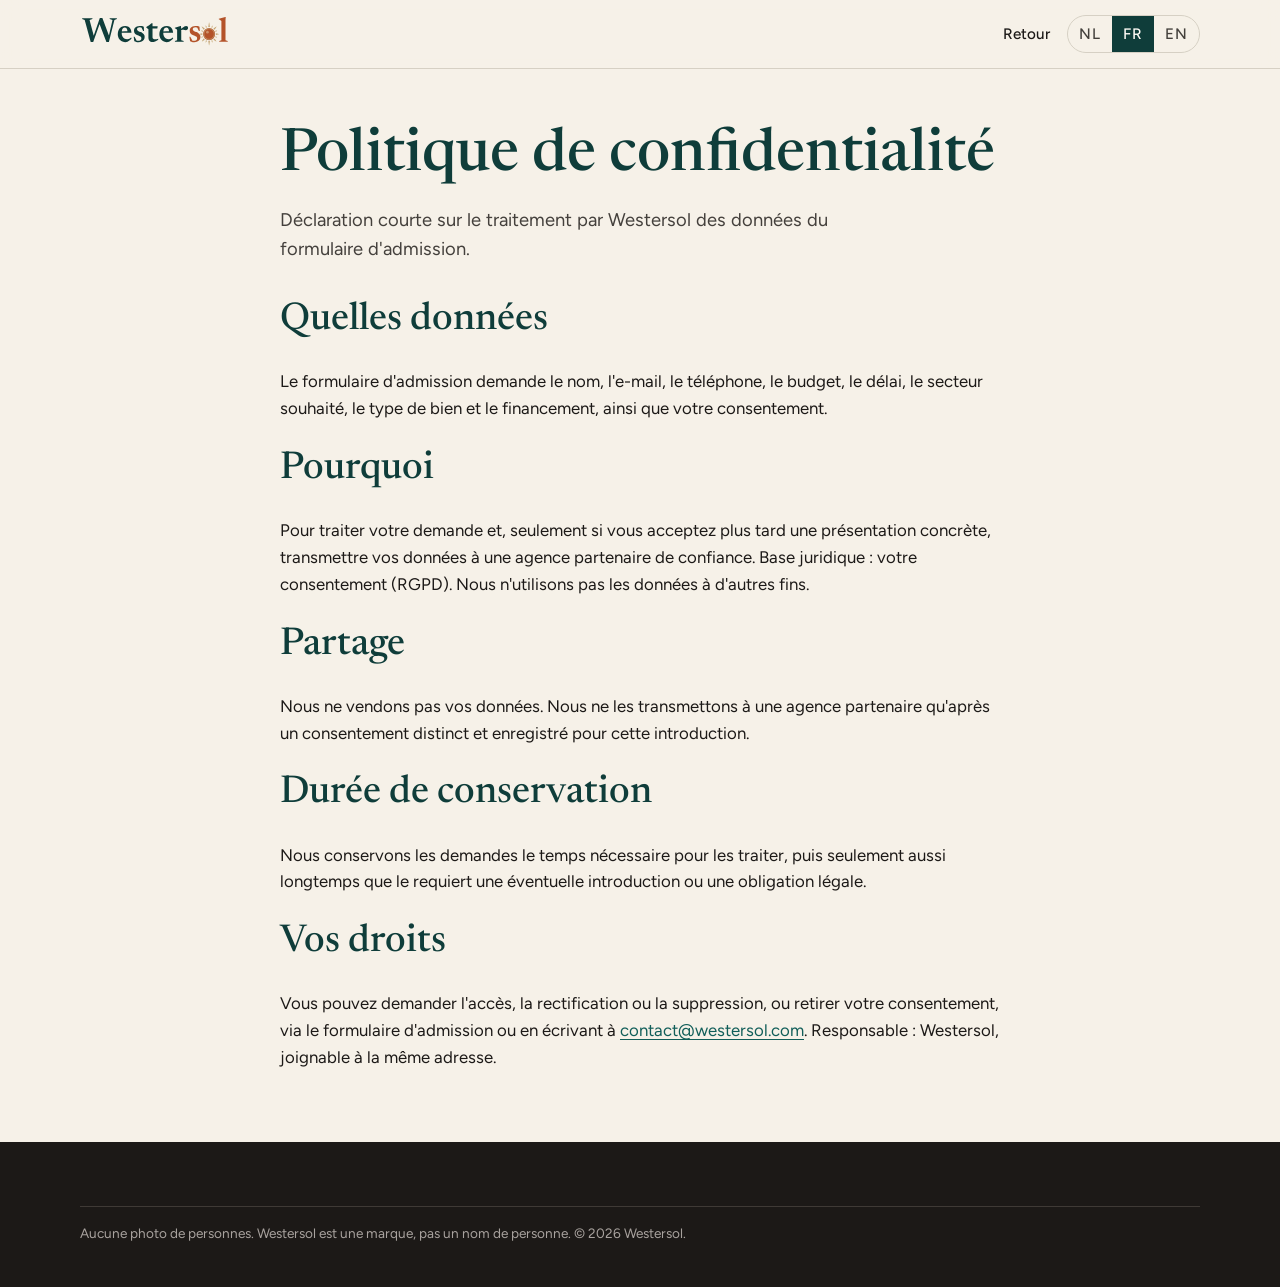
<file: fr/privacy.html>
<!DOCTYPE html>
<html lang="fr">
<head>
  <meta charset="utf-8">
  <meta name="robots" content="noindex">
  <meta name="viewport" content="width=device-width, initial-scale=1">
  <title>Confidentialité — Westersol</title>
  <meta name="description" content="Déclaration courte sur le traitement par Westersol des données du formulaire d'admission.">
  <link rel="canonical" href="https://westersol.com/fr/privacy.html">
  <link rel="alternate" hreflang="nl" href="https://westersol.com/nl/privacy.html">
  <link rel="alternate" hreflang="fr" href="https://westersol.com/fr/privacy.html">
  <link rel="alternate" hreflang="en" href="https://westersol.com/en/privacy.html">
  <link rel="alternate" hreflang="x-default" href="https://westersol.com/nl/privacy.html">
  <link rel="preconnect" href="https://fonts.googleapis.com">
  <link rel="preconnect" href="https://fonts.gstatic.com" crossorigin>
  <link href="https://fonts.googleapis.com/css2?family=Figtree:wght@400;500;600;700&family=Newsreader:opsz,wght@6..72,500;6..72,600&display=swap" rel="stylesheet">
  <link rel="stylesheet" href="../styles.css">
  <link rel="icon" href="../img/logo/icon.svg" type="image/svg+xml">
  <link rel="icon" href="../img/logo/icon-192.png" sizes="192x192" type="image/png">
  <link rel="apple-touch-icon" href="../img/logo/icon-192.png">
</head>
<body>
  <header class="site-header">
    <div class="wrap header-inner">
      <a class="logo" href="./"><img src="../img/logo/wordmark.svg" width="155" height="36" alt="Westersol"></a>
      <nav>
        <a href="./">Retour</a>
        <div class="lang" role="navigation" aria-label="Langue">
          <a href="../nl/privacy.html">NL</a>
          <a href="../fr/privacy.html" aria-current="page">FR</a>
          <a href="../en/privacy.html">EN</a>
        </div>
      </nav>
    </div>
  </header>
  <main>
    <section>
      <div class="wrap" style="max-width:720px">
        <h1>Politique de confidentialité</h1>
        <p class="lead">Déclaration courte sur le traitement par Westersol des données du formulaire d'admission.</p>
        <h2>Quelles données</h2>
        <p>Le formulaire d'admission demande le nom, l'e-mail, le téléphone, le budget, le délai, le secteur souhaité, le type de bien et le financement, ainsi que votre consentement.</p>
        <h2>Pourquoi</h2>
        <p>Pour traiter votre demande et, seulement si vous acceptez plus tard une présentation concrète, transmettre vos données à une agence partenaire de confiance. Base juridique : votre consentement (RGPD). Nous n'utilisons pas les données à d'autres fins.</p>
        <h2>Partage</h2>
        <p>Nous ne vendons pas vos données. Nous ne les transmettons à une agence partenaire qu'après un consentement distinct et enregistré pour cette introduction.</p>
        <h2>Durée de conservation</h2>
        <p>Nous conservons les demandes le temps nécessaire pour les traiter, puis seulement aussi longtemps que le requiert une éventuelle introduction ou une obligation légale.</p>
        <h2>Vos droits</h2>
        <p>Vous pouvez demander l'accès, la rectification ou la suppression, ou retirer votre consentement, via le formulaire d'admission ou en écrivant à <a href="mailto:contact@westersol.com">contact@westersol.com</a>. Responsable : Westersol, joignable à la même adresse.</p>
      </div>
    </section>
  </main>
  <footer>
    <div class="wrap">
      <p class="legal">Aucune photo de personnes. Westersol est une marque, pas un nom de personne. © 2026 Westersol.</p>
    </div>
  </footer>
</body>
</html>
</file>
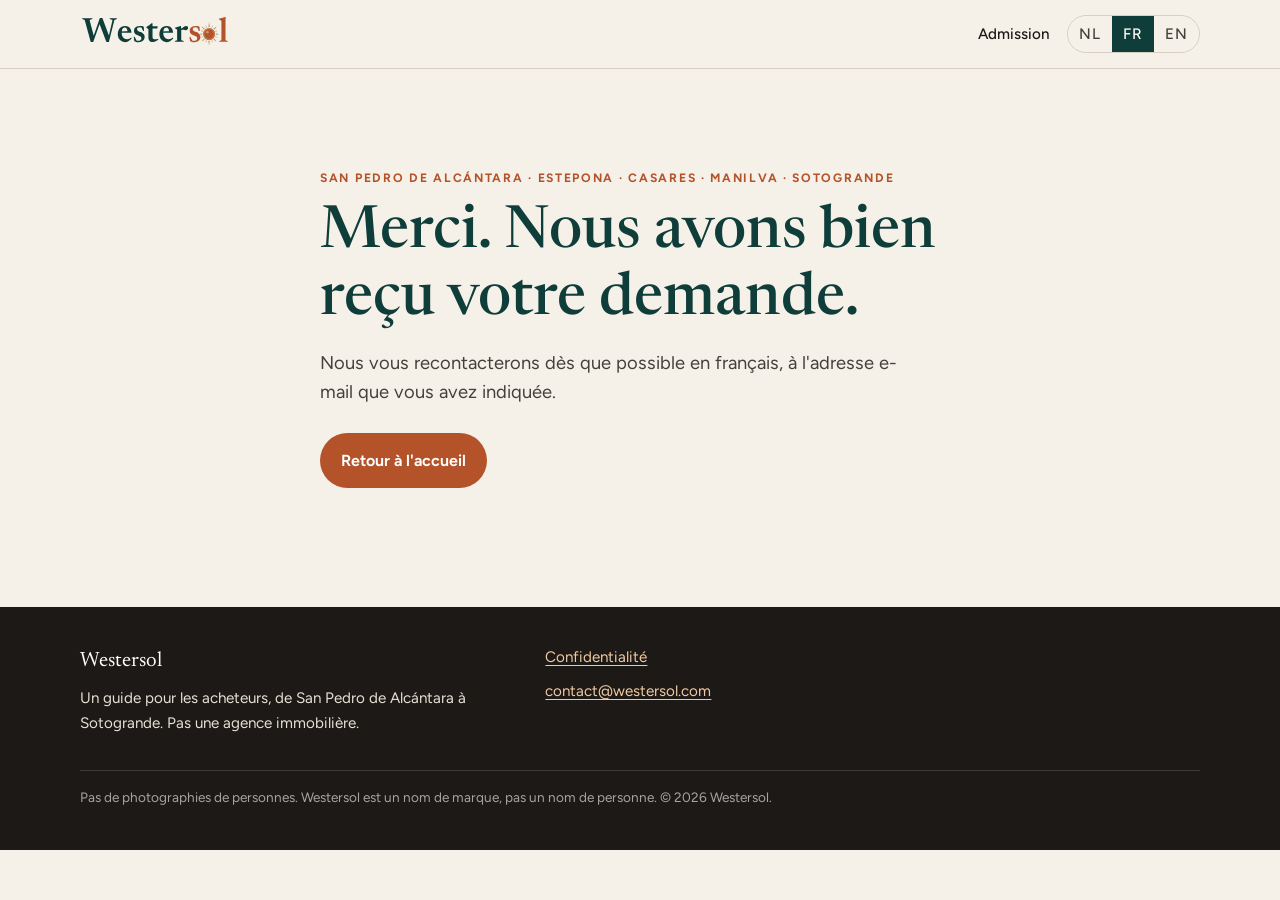
<file: fr/thanks.html>
<!DOCTYPE html>
<html lang="fr">
<head>
  <meta charset="utf-8">
  <meta name="viewport" content="width=device-width, initial-scale=1">
  <title>Merci — Westersol</title>
  <meta name="robots" content="noindex, nofollow">
  <link rel="canonical" href="https://westersol.com/fr/thanks.html">
  <link rel="preconnect" href="https://fonts.googleapis.com">
  <link rel="preconnect" href="https://fonts.gstatic.com" crossorigin>
  <link href="https://fonts.googleapis.com/css2?family=Figtree:wght@400;500;600;700&family=Newsreader:opsz,wght@6..72,500;6..72,600&display=swap" rel="stylesheet">
  <link rel="stylesheet" href="../styles.css">
  <link rel="icon" href="../img/logo/icon.svg" type="image/svg+xml">
  <link rel="icon" href="../img/logo/icon-192.png" sizes="192x192" type="image/png">
  <link rel="apple-touch-icon" href="../img/logo/icon-192.png">
</head>
<body>
  <header class="site-header">
    <div class="wrap header-inner">
      <a class="logo" href="./"><img src="../img/logo/wordmark.svg" width="155" height="36" alt="Westersol"></a>
      <nav>
        <a href="./#admission">Admission</a>
        <div class="lang" role="navigation" aria-label="Langue">
          <a href="../nl/">NL</a>
          <a href="../fr/" aria-current="page">FR</a>
          <a href="../en/">EN</a>
        </div>
      </nav>
    </div>
  </header>
  <main>
    <section class="hero">
      <div class="wrap" style="max-width:40rem; padding-top:4rem; padding-bottom:4rem;">
        <p class="eyebrow">San Pedro de Alcántara · Estepona · Casares · Manilva · Sotogrande</p>
        <h1>Merci. Nous avons bien reçu votre demande.</h1>
        <p class="lead">Nous vous recontacterons dès que possible en français, à l'adresse e-mail que vous avez indiquée.</p>
        <div class="actions">
          <a class="btn btn-primary" href="./">Retour à l'accueil</a>
        </div>
      </div>
    </section>
  </main>
  <footer>
    <div class="wrap">
      <div class="foot-grid">
        <div>
          <p class="foot-brand">Westersol</p>
          <p>Un guide pour les acheteurs, de San Pedro de Alcántara à Sotogrande. Pas une agence immobilière.</p>
        </div>
        <div>
          <p><a href="privacy.html">Confidentialité</a></p>
          <p><a href="mailto:contact@westersol.com">contact@westersol.com</a></p>
        </div>
      </div>
      <p class="legal">Pas de photographies de personnes. Westersol est un nom de marque, pas un nom de personne. © 2026 Westersol.</p>
    </div>
  </footer>
</body>
</html>
</file>
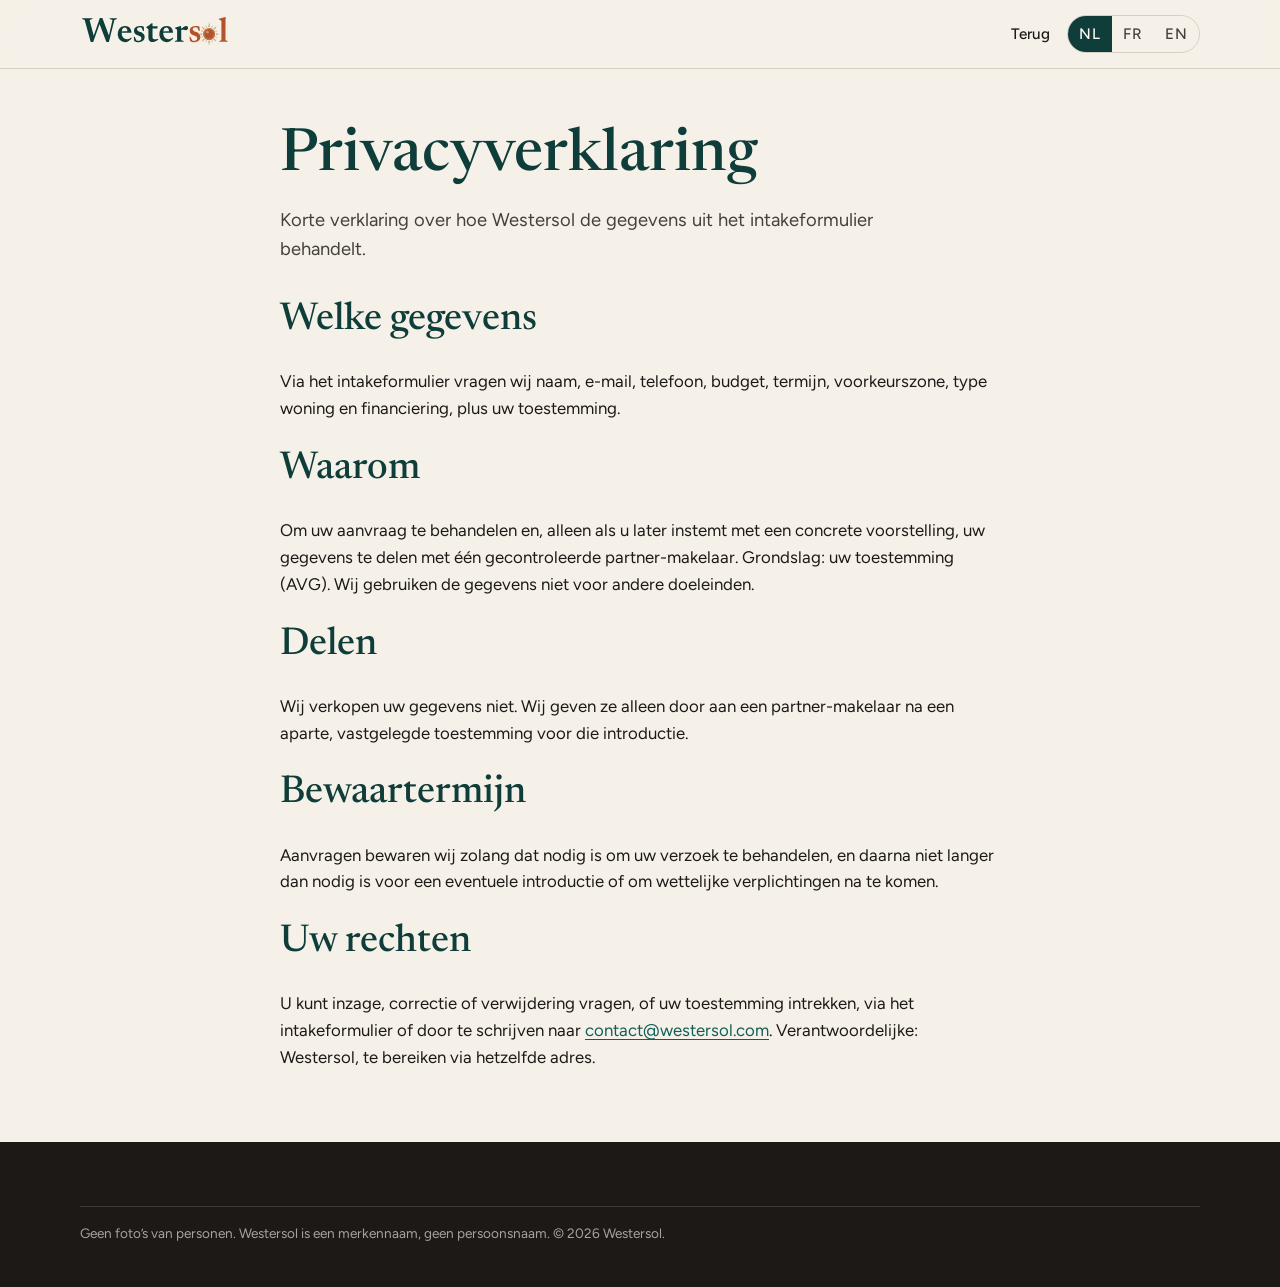
<file: nl/privacy.html>
<!DOCTYPE html>
<html lang="nl">
<head>
  <meta charset="utf-8">
  <meta name="robots" content="noindex">
  <meta name="viewport" content="width=device-width, initial-scale=1">
  <title>Privacy — Westersol</title>
  <meta name="description" content="Korte verklaring over hoe Westersol de gegevens uit het intakeformulier behandelt.">
  <link rel="canonical" href="https://westersol.com/nl/privacy.html">
  <link rel="alternate" hreflang="nl" href="https://westersol.com/nl/privacy.html">
  <link rel="alternate" hreflang="fr" href="https://westersol.com/fr/privacy.html">
  <link rel="alternate" hreflang="en" href="https://westersol.com/en/privacy.html">
  <link rel="alternate" hreflang="x-default" href="https://westersol.com/nl/privacy.html">
  <link rel="preconnect" href="https://fonts.googleapis.com">
  <link rel="preconnect" href="https://fonts.gstatic.com" crossorigin>
  <link href="https://fonts.googleapis.com/css2?family=Figtree:wght@400;500;600;700&family=Newsreader:opsz,wght@6..72,500;6..72,600&display=swap" rel="stylesheet">
  <link rel="stylesheet" href="../styles.css">
  <link rel="icon" href="../img/logo/icon.svg" type="image/svg+xml">
  <link rel="icon" href="../img/logo/icon-192.png" sizes="192x192" type="image/png">
  <link rel="apple-touch-icon" href="../img/logo/icon-192.png">
</head>
<body>
  <header class="site-header">
    <div class="wrap header-inner">
      <a class="logo" href="./"><img src="../img/logo/wordmark.svg" width="155" height="36" alt="Westersol"></a>
      <nav>
        <a href="./">Terug</a>
        <div class="lang" role="navigation" aria-label="Taal">
          <a href="../nl/privacy.html" aria-current="page">NL</a>
          <a href="../fr/privacy.html">FR</a>
          <a href="../en/privacy.html">EN</a>
        </div>
      </nav>
    </div>
  </header>
  <main>
    <section>
      <div class="wrap" style="max-width:720px">
        <h1>Privacyverklaring</h1>
        <p class="lead">Korte verklaring over hoe Westersol de gegevens uit het intakeformulier behandelt.</p>
        <h2>Welke gegevens</h2>
        <p>Via het intakeformulier vragen wij naam, e-mail, telefoon, budget, termijn, voorkeurszone, type woning en financiering, plus uw toestemming.</p>
        <h2>Waarom</h2>
        <p>Om uw aanvraag te behandelen en, alleen als u later instemt met een concrete voorstelling, uw gegevens te delen met één gecontroleerde partner-makelaar. Grondslag: uw toestemming (AVG). Wij gebruiken de gegevens niet voor andere doeleinden.</p>
        <h2>Delen</h2>
        <p>Wij verkopen uw gegevens niet. Wij geven ze alleen door aan een partner-makelaar na een aparte, vastgelegde toestemming voor die introductie.</p>
        <h2>Bewaartermijn</h2>
        <p>Aanvragen bewaren wij zolang dat nodig is om uw verzoek te behandelen, en daarna niet langer dan nodig is voor een eventuele introductie of om wettelijke verplichtingen na te komen.</p>
        <h2>Uw rechten</h2>
        <p>U kunt inzage, correctie of verwijdering vragen, of uw toestemming intrekken, via het intakeformulier of door te schrijven naar <a href="mailto:contact@westersol.com">contact@westersol.com</a>. Verantwoordelijke: Westersol, te bereiken via hetzelfde adres.</p>
      </div>
    </section>
  </main>
  <footer>
    <div class="wrap">
      <p class="legal">Geen foto’s van personen. Westersol is een merkennaam, geen persoonsnaam. © 2026 Westersol.</p>
    </div>
  </footer>
</body>
</html>
</file>
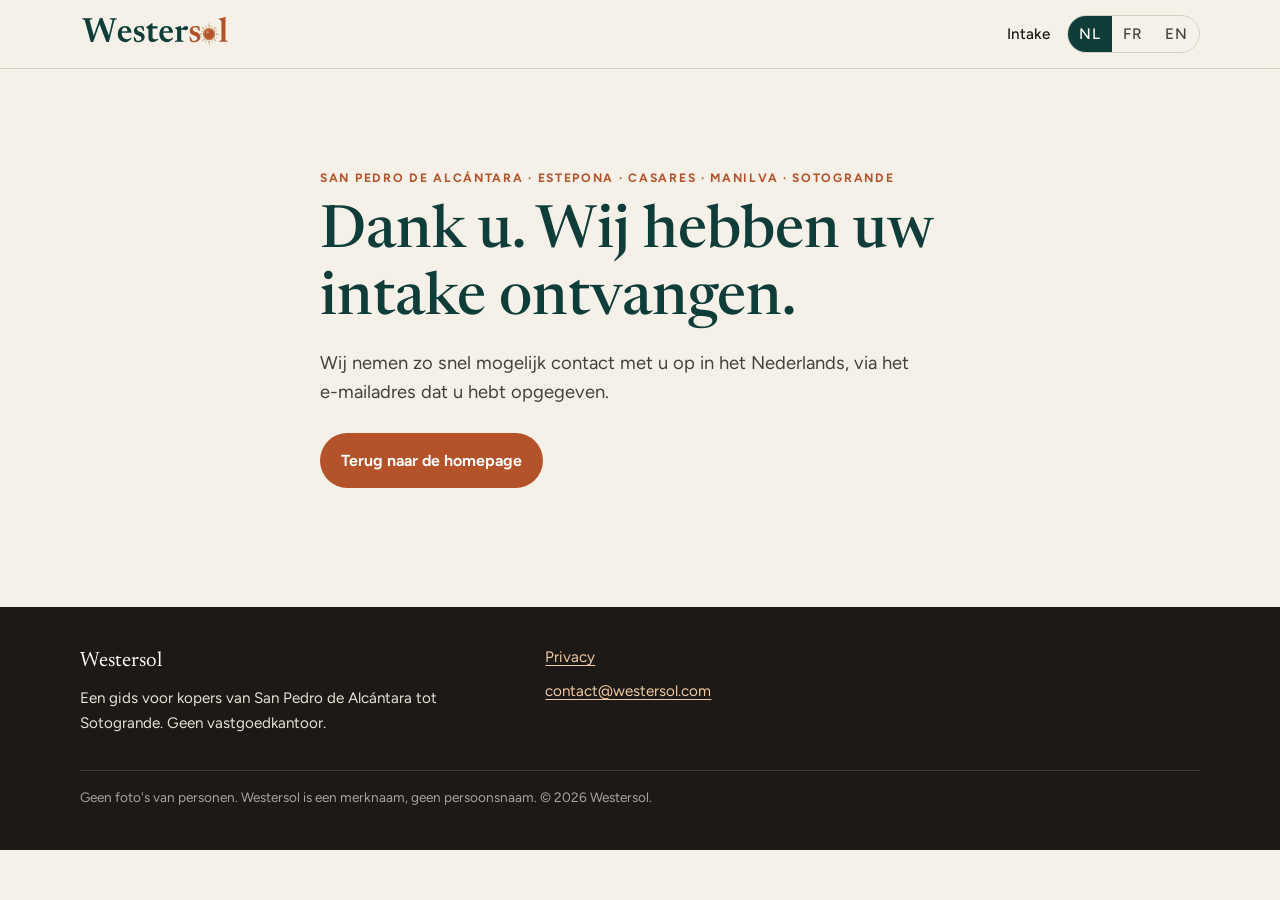
<file: nl/thanks.html>
<!DOCTYPE html>
<html lang="nl">
<head>
  <meta charset="utf-8">
  <meta name="viewport" content="width=device-width, initial-scale=1">
  <title>Dank u — Westersol</title>
  <meta name="robots" content="noindex, nofollow">
  <link rel="canonical" href="https://westersol.com/nl/thanks.html">
  <link rel="preconnect" href="https://fonts.googleapis.com">
  <link rel="preconnect" href="https://fonts.gstatic.com" crossorigin>
  <link href="https://fonts.googleapis.com/css2?family=Figtree:wght@400;500;600;700&family=Newsreader:opsz,wght@6..72,500;6..72,600&display=swap" rel="stylesheet">
  <link rel="stylesheet" href="../styles.css">
  <link rel="icon" href="../img/logo/icon.svg" type="image/svg+xml">
  <link rel="icon" href="../img/logo/icon-192.png" sizes="192x192" type="image/png">
  <link rel="apple-touch-icon" href="../img/logo/icon-192.png">
</head>
<body>
  <header class="site-header">
    <div class="wrap header-inner">
      <a class="logo" href="./"><img src="../img/logo/wordmark.svg" width="155" height="36" alt="Westersol"></a>
      <nav>
        <a href="./#intake">Intake</a>
        <div class="lang" role="navigation" aria-label="Taal">
          <a href="../nl/" aria-current="page">NL</a>
          <a href="../fr/">FR</a>
          <a href="../en/">EN</a>
        </div>
      </nav>
    </div>
  </header>
  <main>
    <section class="hero">
      <div class="wrap" style="max-width:40rem; padding-top:4rem; padding-bottom:4rem;">
        <p class="eyebrow">San Pedro de Alcántara · Estepona · Casares · Manilva · Sotogrande</p>
        <h1>Dank u. Wij hebben uw intake ontvangen.</h1>
        <p class="lead">Wij nemen zo snel mogelijk contact met u op in het Nederlands, via het e-mailadres dat u hebt opgegeven.</p>
        <div class="actions">
          <a class="btn btn-primary" href="./">Terug naar de homepage</a>
        </div>
      </div>
    </section>
  </main>
  <footer>
    <div class="wrap">
      <div class="foot-grid">
        <div>
          <p class="foot-brand">Westersol</p>
          <p>Een gids voor kopers van San Pedro de Alcántara tot Sotogrande. Geen vastgoedkantoor.</p>
        </div>
        <div>
          <p><a href="privacy.html">Privacy</a></p>
          <p><a href="mailto:contact@westersol.com">contact@westersol.com</a></p>
        </div>
      </div>
      <p class="legal">Geen foto's van personen. Westersol is een merknaam, geen persoonsnaam. © 2026 Westersol.</p>
    </div>
  </footer>
</body>
</html>
</file>
<file: styles.css>
:root {
  --ink: #1c1917;
  --ink-soft: #3f3b37;
  --muted: #44403c;
  --sea: #115e59;
  --sea-deep: #0f3d3a;
  --sea-mid: #1d7a74;
  --sand: #f6f1e8;
  --sand-dark: #e8dfd0;
  --clay: #b4532a;
  --clay-dark: #9a3f1c;
  --gold: #c4a574;
  --paper: #fffcf7;
  --line: #d6d0c4;
  --ok: #115e59;
  --err: #9a3f1c;
  --shadow: 0 16px 40px rgba(28, 25, 23, 0.08);
  --radius: 18px;
  --max: 1120px;
  --sans: "Figtree", "Segoe UI", sans-serif;
  --serif: "Newsreader", "Georgia", serif;
}

* { box-sizing: border-box; }
html { scroll-behavior: smooth; font-size: 16px; }
body {
  margin: 0;
  font-family: var(--sans);
  color: var(--ink);
  background: var(--sand);
  line-height: 1.6;
  font-size: 1.05rem;
}
img, svg { max-width: 100%; display: block; }
a { color: var(--sea); text-underline-offset: 3px; }
a:hover { color: var(--clay); }

.wrap { width: min(var(--max), calc(100% - 2.4rem)); margin-inline: auto; }

.site-header {
  position: sticky;
  top: 0;
  z-index: 20;
  background: rgba(246, 241, 232, 0.92);
  backdrop-filter: blur(10px);
  border-bottom: 1px solid var(--line);
}
.header-inner {
  display: flex;
  align-items: center;
  justify-content: space-between;
  gap: 1rem;
  min-height: 4.25rem;
}
.logo {
  display: inline-flex;
  align-items: center;
  line-height: 0;
  text-decoration: none;
  flex-shrink: 0;
}
.logo img {
  height: 2.2rem;
  width: auto;
  display: block;
  max-width: 13.5rem;
}
nav { display: flex; align-items: center; gap: 1.1rem; }
nav a { color: var(--ink); text-decoration: none; font-weight: 500; font-size: 0.95rem; }
nav a:hover { color: var(--sea); }
.lang {
  display: flex;
  border: 1px solid var(--line);
  border-radius: 999px;
  overflow: hidden;
  font-size: 0.8rem;
  font-weight: 650;
  letter-spacing: 0.06em;
}
.lang a {
  padding: 0.35rem 0.7rem;
  text-decoration: none;
  color: var(--muted);
  background: transparent;
}
.lang a[aria-current="page"] {
  background: var(--sea-deep);
  color: var(--paper);
}

.hero {
  position: relative;
  padding: 2.2rem 0 3.4rem;
  overflow: hidden;
}
.hero-grid {
  display: grid;
  grid-template-columns: 1.05fr 0.95fr;
  gap: 2.5rem;
  align-items: center;
}
.eyebrow {
  text-transform: uppercase;
  letter-spacing: 0.14em;
  font-size: 0.76rem;
  font-weight: 700;
  color: var(--clay);
  margin: 0 0 0.8rem;
}
h1 {
  font-family: var(--serif);
  font-weight: 500;
  font-size: clamp(2.3rem, 5vw, 3.7rem);
  line-height: 1.12;
  margin: 0 0 1rem;
  color: var(--sea-deep);
}
.lead { font-size: 1.15rem; color: var(--muted); margin: 0 0 1.6rem; max-width: 38rem; }
.actions { display: flex; flex-wrap: wrap; gap: 0.8rem; }
.btn {
  display: inline-flex;
  align-items: center;
  justify-content: center;
  padding: 0.85rem 1.25rem;
  border-radius: 999px;
  font-weight: 650;
  text-decoration: none;
  border: 1px solid transparent;
  cursor: pointer;
  font-family: inherit;
  font-size: 1rem;
}
.btn-primary { background: var(--clay); color: #fff; }
.btn-primary:hover { background: var(--clay-dark); color: #fff; }
.btn-ghost { background: transparent; color: var(--sea-deep); border-color: var(--sea-deep); }
.btn-ghost:hover { background: var(--sea-deep); color: var(--paper); }

.hero-art {
  background: #f4eee4;
  border-radius: 28px;
  box-shadow: var(--shadow);
  overflow: hidden;
  position: relative;
  border: 1px solid var(--line);
}
.hero-art img {
  width: 100%;
  height: auto;
  display: block;
  aspect-ratio: 900 / 620;
  object-fit: contain;
  object-position: center;
}

section { padding: 3.4rem 0; }
.section-head { max-width: 40rem; margin-bottom: 2rem; }
h2 {
  font-family: var(--serif);
  font-weight: 500;
  font-size: clamp(1.8rem, 3vw, 2.4rem);
  margin: 0 0 0.7rem;
  color: var(--sea-deep);
}
.section-head p { margin: 0; color: var(--ink-soft); font-size: 1rem; line-height: 1.6; }

.cards {
  display: grid;
  grid-template-columns: repeat(3, 1fr);
  gap: 1.1rem;
}
.card {
  background: var(--paper);
  border: 1px solid var(--line);
  border-radius: var(--radius);
  padding: 1.3rem 1.25rem 1.4rem;
  box-shadow: 0 1px 0 rgba(255,255,255,0.8) inset;
}
.card h3 {
  font-family: var(--serif);
  font-size: 1.35rem;
  font-weight: 600;
  margin: 0 0 0.5rem;
}
.card p { margin: 0; color: var(--ink-soft); font-size: 1rem; line-height: 1.6; }
.kicker {
  font-size: 0.75rem;
  letter-spacing: 0.1em;
  text-transform: uppercase;
  font-weight: 700;
  color: var(--gold);
  margin-bottom: 0.4rem;
}

.steps { background: var(--sea-deep); color: #f4efe6; }
.steps h2, .steps .section-head p { color: #f4efe6; }
.steps .section-head p { opacity: 0.82; }
.step-list {
  display: grid;
  grid-template-columns: repeat(4, 1fr);
  gap: 1rem;
  counter-reset: step;
  list-style: none;
  padding: 0;
  margin: 0;
}
.step-list li {
  background: rgba(255,255,255,0.06);
  border: 1px solid rgba(255,255,255,0.12);
  border-radius: var(--radius);
  padding: 1.2rem;
}
.step-list li::before {
  counter-increment: step;
  content: "0" counter(step);
  display: block;
  font-family: var(--serif);
  font-size: 1.4rem;
  color: var(--gold);
  margin-bottom: 0.5rem;
}
.step-list h3 { margin: 0 0 0.4rem; font-size: 1.1rem; }
.step-list p { margin: 0; color: #e7e0d4; font-size: 0.95rem; }

.costs {
  display: grid;
  grid-template-columns: 1.1fr 0.9fr;
  gap: 2rem;
  align-items: start;
}
.note {
  background: var(--paper);
  border-left: 4px solid var(--clay);
  padding: 1rem 1.1rem;
  border-radius: 0 14px 14px 0;
  color: var(--muted);
  font-size: 0.98rem;
}

.intake { background: var(--sand-dark); }
.form-panel {
  background: var(--paper);
  border: 1px solid var(--line);
  border-radius: 24px;
  padding: 1.6rem 1.6rem 1.8rem;
  box-shadow: var(--shadow);
  max-width: 760px;
}
form { display: grid; grid-template-columns: 1fr 1fr; gap: 1rem 1.1rem; }
.field { display: flex; flex-direction: column; gap: 0.35rem; }
.field.full { grid-column: 1 / -1; }
label { font-weight: 650; font-size: 0.9rem; }
.hint { font-weight: 400; color: var(--muted); font-size: 0.82rem; }
input, select, textarea {
  font: inherit;
  padding: 0.7rem 0.8rem;
  border: 1px solid var(--line);
  border-radius: 10px;
  background: #fff;
  color: var(--ink);
}
input:focus, select:focus, textarea:focus {
  outline: 2px solid var(--sea-mid);
  outline-offset: 1px;
  border-color: var(--sea-mid);
}
.consent {
  display: flex;
  gap: 0.7rem;
  align-items: flex-start;
  font-size: 0.92rem;
  color: var(--muted);
}
.consent input { margin-top: 0.3rem; accent-color: var(--sea); }
.form-actions { grid-column: 1 / -1; display: flex; flex-wrap: wrap; align-items: center; gap: 1rem; }
.form-msg {
  display: none;
  grid-column: 1 / -1;
  padding: 0.9rem 1rem;
  border-radius: 12px;
  background: #e8f3f1;
  color: var(--sea-deep);
  font-weight: 550;
}
.form-msg.show { display: block; }
.form-msg.error { background: #f8e8e1; color: var(--err); }

footer {
  background: var(--ink);
  color: #e7e0d4;
  padding: 2.4rem 0 2rem;
  font-size: 0.95rem;
}
footer a { color: #f0c9a0; }
.foot-grid {
  display: grid;
  grid-template-columns: 1.4fr 1fr 1fr;
  gap: 1.5rem;
}
.foot-brand { font-family: var(--serif); font-size: 1.3rem; color: #fff; margin: 0 0 0.5rem; }
footer p { margin: 0 0 0.6rem; }
.legal { margin-top: 1.6rem; padding-top: 1rem; border-top: 1px solid #3f3a36; color: #a8a29e; font-size: 0.85rem; }

.preview-banner {
  background: #3f2a1d;
  color: #f6f1e8;
  text-align: center;
  padding: 0.45rem 1rem;
  font-size: 0.85rem;
  letter-spacing: 0.02em;
}

.build-grid {
  display: grid;
  grid-template-columns: repeat(3, 1fr);
  gap: 1.1rem;
}
.build-grid .card p { margin: 0; }
.build-note {
  margin: 1.4rem 0 0;
  color: var(--muted);
  font-size: 0.98rem;
}
.example-story {
  max-width: 42rem;
  background: var(--paper);
  border: 1px solid var(--line);
  border-radius: var(--radius);
  padding: 1.4rem 1.4rem 1.5rem;
}
.example-story p { margin: 0 0 0.9rem; color: var(--ink); }
.example-story p:last-child { margin-bottom: 0; }
.example-label {
  font-size: 0.75rem;
  letter-spacing: 0.1em;
  text-transform: uppercase;
  font-weight: 700;
  color: var(--gold);
  margin-bottom: 0.7rem;
}
.testimonials { display: none !important; }


.town-strip {
  display: grid;
  grid-template-columns: repeat(auto-fit, minmax(220px, 1fr));
  gap: 1rem;
  margin-top: 2rem;
}
.town-card {
  margin: 0;
  background: var(--paper);
  border: 1px solid var(--line);
  border-radius: var(--radius);
  overflow: hidden;
  box-shadow: 0 1px 0 rgba(255,255,255,0.8) inset;
}
.town-card img {
  width: 100%;
  height: auto;
  aspect-ratio: 3 / 2;
  object-fit: cover;
}
.town-card figcaption {
  font-weight: 650;
  font-size: 0.92rem;
  padding: 0.65rem 0.85rem 0.8rem;
  color: var(--sea-deep);
}
.photo-credits {
  margin-top: 1.6rem;
  color: #a8a29e;
  font-size: 0.8rem;
}
.photo-credits p {
  margin: 0 0 0.5rem;
  color: #c4bdb6;
  font-weight: 650;
}
.photo-credits ul {
  margin: 0;
  padding: 0;
  list-style: none;
}
.photo-credits li {
  margin: 0 0 0.35rem;
  line-height: 1.45;
}
.pref-block {
  grid-column: 1 / -1;
  border: 1px solid var(--line);
  border-radius: 14px;
  padding: 0 1rem 0.85rem;
  background: #fff;
}
.pref-block summary {
  cursor: pointer;
  font-weight: 650;
  font-size: 0.95rem;
  padding: 0.85rem 0;
  color: var(--sea-deep);
}
.pref-inner {
  display: grid;
  grid-template-columns: 1fr 1fr;
  gap: 1rem 1.1rem;
  padding-bottom: 0.3rem;
}
.pref-inner .field.full { grid-column: 1 / -1; }
.pref-label, .pref-heading {
  display: block;
  font-weight: 650;
  font-size: 0.9rem;
}
.pref-heading {
  letter-spacing: 0.08em;
  text-transform: uppercase;
  font-size: 0.75rem;
  color: var(--gold);
  margin-bottom: 0.25rem;
}
.pref-label { margin-bottom: 0.4rem; }
.checks {
  display: flex;
  flex-wrap: wrap;
  gap: 0.45rem 1rem;
}
.checks label {
  font-weight: 400;
  font-size: 0.92rem;
  display: inline-flex;
  align-items: center;
  gap: 0.4rem;
  color: var(--ink);
}
.checks input { accent-color: var(--sea); }

@media (max-width: 900px) {
  .hero-grid, .cards, .step-list, .costs, .foot-grid, .build-grid, .pref-inner, form { grid-template-columns: 1fr; }
  .pref-inner .field.full { grid-column: auto; }
  .field.full { grid-column: auto; }
  .form-actions { grid-column: auto; }
  nav .hide-sm { display: none; }
  .hero-art { min-height: 240px; }
}

.hp {
  position: absolute;
  left: -10000px;
  top: auto;
  width: 1px;
  height: 1px;
  overflow: hidden;
}
form { position: relative; }
button.btn:disabled {
  opacity: 0.65;
  cursor: wait;
}


.life-strip {
  display: grid;
  grid-template-columns: repeat(3, 1fr);
  gap: 1rem;
  margin-top: 2rem;
}
.life-card, .scene-break, .side-photo {
  margin: 0;
  background: var(--paper);
  border: 1px solid var(--line);
  border-radius: var(--radius);
  overflow: hidden;
  box-shadow: 0 1px 0 rgba(255,255,255,0.8) inset;
}
.life-card img, .side-photo img, .scene-break img {
  width: 100%;
  height: auto;
  aspect-ratio: 3 / 2;
  object-fit: cover;
  display: block;
}
.life-card figcaption, .side-photo figcaption, .scene-break figcaption {
  font-weight: 650;
  font-size: 0.92rem;
  padding: 0.65rem 0.85rem 0.8rem;
  color: var(--sea-deep);
}
.build-grid .card.has-photo {
  padding: 0 0 1.3rem;
  overflow: hidden;
}
.build-grid .card.has-photo img {
  width: 100%;
  aspect-ratio: 3 / 2;
  object-fit: cover;
  margin: 0 0 0.85rem;
  border-radius: 0;
}
.build-grid .card.has-photo .kicker,
.build-grid .card.has-photo h3,
.build-grid .card.has-photo p {
  padding-left: 1.25rem;
  padding-right: 1.25rem;
}
.example-grid, .intake-layout {
  display: grid;
  grid-template-columns: 1.15fr 0.85fr;
  gap: 1.5rem;
  align-items: start;
}
.example-grid .side-photo, .intake-layout .side-photo {
  margin-top: 0;
}
.scene-break {
  margin: 0;
  border-radius: 0;
  border-left: none;
  border-right: none;
}
.scene-break img {
  aspect-ratio: 21 / 8;
  max-height: 420px;
  object-fit: cover;
}
.scene-break figcaption {
  width: min(var(--max), calc(100% - 2.4rem));
  margin-inline: auto;
}
section.steps { position: relative; }

@media (max-width: 900px) {
  .life-strip { grid-template-columns: 1fr 1fr; }
  .example-grid, .intake-layout { grid-template-columns: 1fr; }
  .hero-art { min-height: 0; }
  .scene-break img { aspect-ratio: 16 / 8; }
}
.sale-list {
  display: flex;
  flex-direction: column;
  gap: 1.6rem;
}
.sale-town {
  display: grid;
  grid-template-columns: 0.9fr 1.1fr;
  gap: 0 1.4rem;
  align-items: stretch;
  background: var(--paper);
  border: 1px solid var(--line);
  border-radius: var(--radius);
  overflow: hidden;
  box-shadow: 0 1px 0 rgba(255,255,255,0.8) inset;
}
.sale-town figure { margin: 0; }
.sale-town img {
  width: 100%;
  height: 100%;
  aspect-ratio: 3 / 2;
  object-fit: cover;
  display: block;
}
.sale-town figcaption {
  position: absolute;
  width: 1px;
  height: 1px;
  padding: 0;
  margin: -1px;
  overflow: hidden;
  clip: rect(0, 0, 0, 0);
  white-space: nowrap;
  border: 0;
}
.sale-body {
  padding: 1.2rem 1.3rem 1.4rem 0;
  color: var(--ink);
  font-size: 1rem;
  line-height: 1.6;
}
.sale-body h3 {
  font-family: var(--serif);
  font-size: 1.5rem;
  font-weight: 600;
  line-height: 1.25;
  margin: 0 0 0.5rem;
  color: var(--sea-deep);
}
.sale-blurb { margin: 0 0 0.9rem; color: var(--ink); }
.sale-count { margin: 0 0 0.35rem; font-weight: 650; color: var(--ink); }
.sale-range { margin: 0 0 0.9rem; color: var(--ink-soft); }
.sale-examples {
  list-style: none;
  margin: 0 0 1.1rem;
  padding: 0;
}
.sale-examples li {
  display: flex;
  flex-direction: column;
  gap: 0.2rem;
  padding: 0.7rem 0;
  border-top: 1px solid var(--line);
  font-size: 1rem;
  line-height: 1.55;
  color: var(--ink);
}
.home-lead { font-weight: 650; }
.home-specs {
  display: flex;
  flex-wrap: wrap;
  gap: 0.15rem 0.85rem;
  color: var(--ink);
}
.home-price {
  font-weight: 650;
  white-space: nowrap;
}
.sale-cta { margin: 0; }
.sale-cta .btn { font-size: 1rem; }
.sale-note {
  margin: 1.3rem 0 0;
  color: var(--ink-soft);
  font-size: 1rem;
  line-height: 1.55;
}
@media (max-width: 900px) {
  .sale-town { grid-template-columns: 1fr; }
  .sale-town img { height: auto; }
  .sale-body { padding: 1.05rem 1.15rem 1.35rem; }
}
@media (max-width: 560px) {
  .life-strip { grid-template-columns: 1fr; }
  .sale-body { padding: 1.05rem 1.1rem 1.4rem; }
}
</file>
